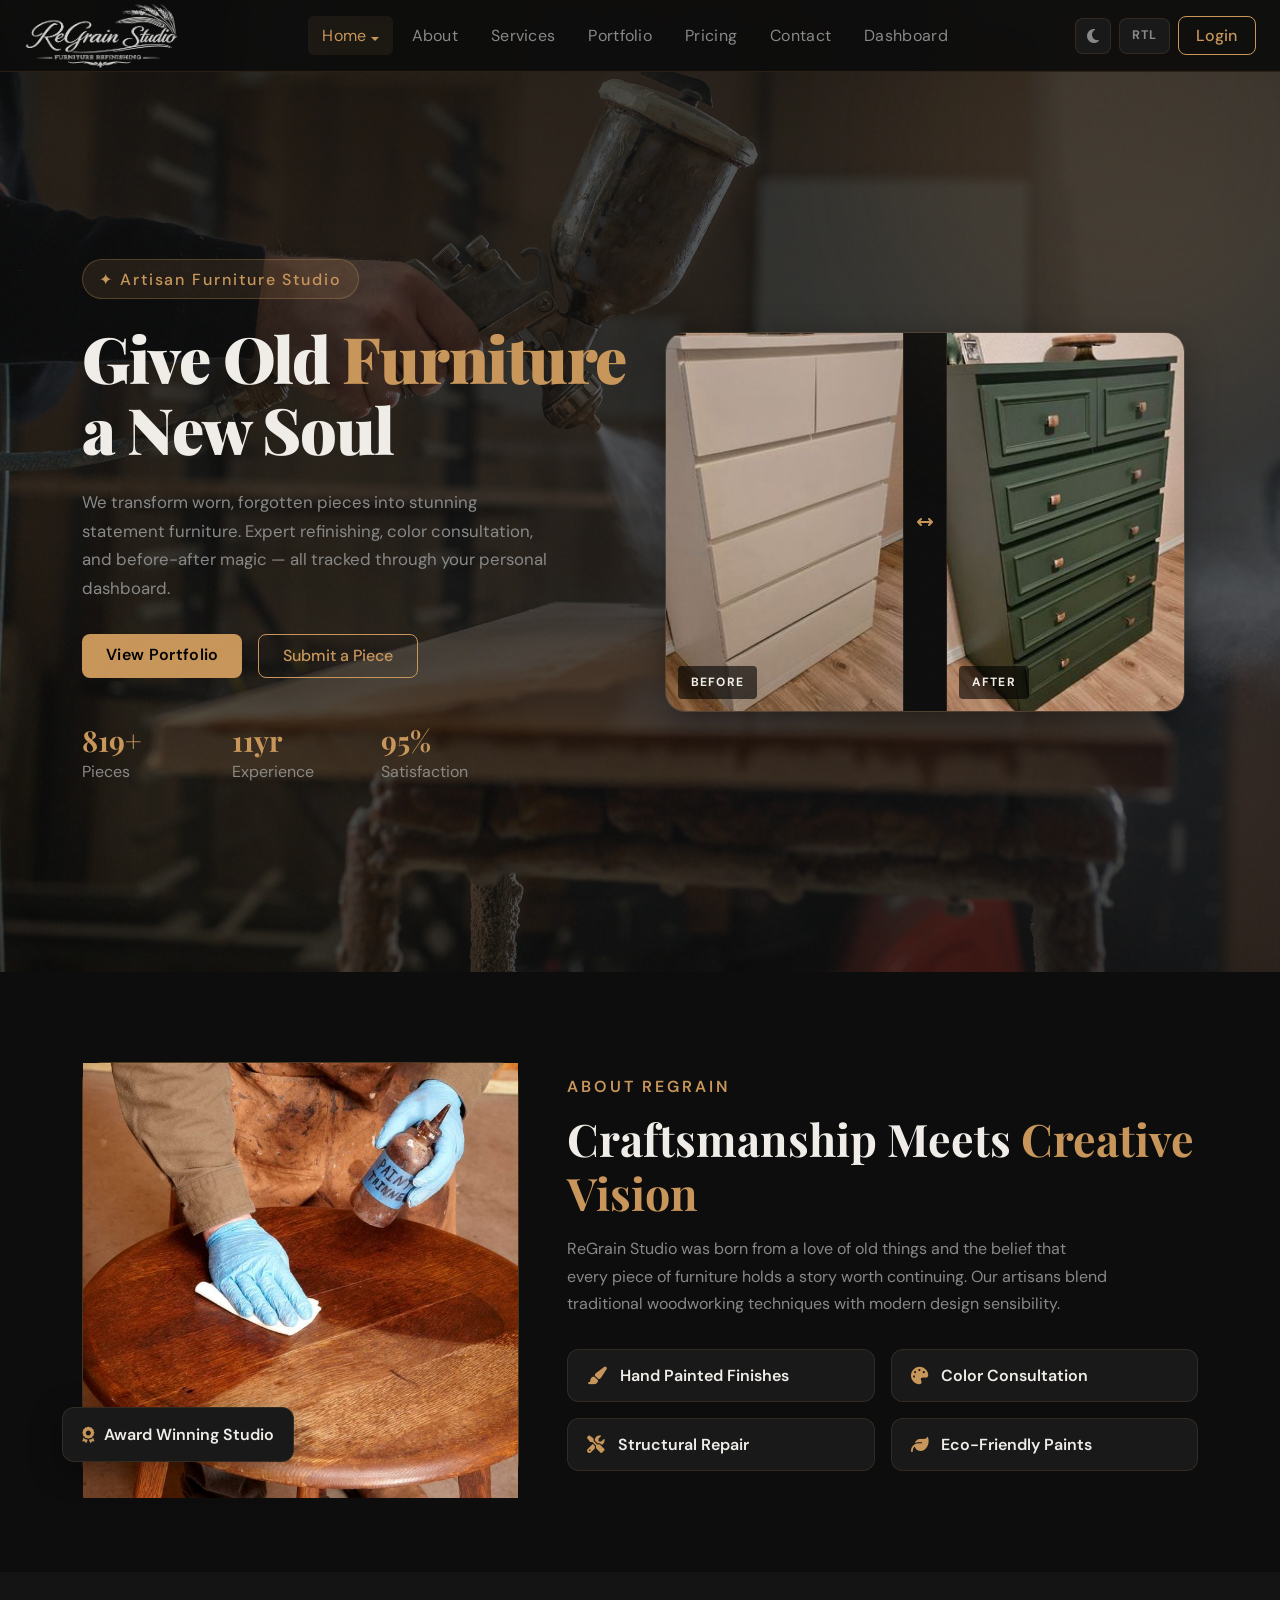
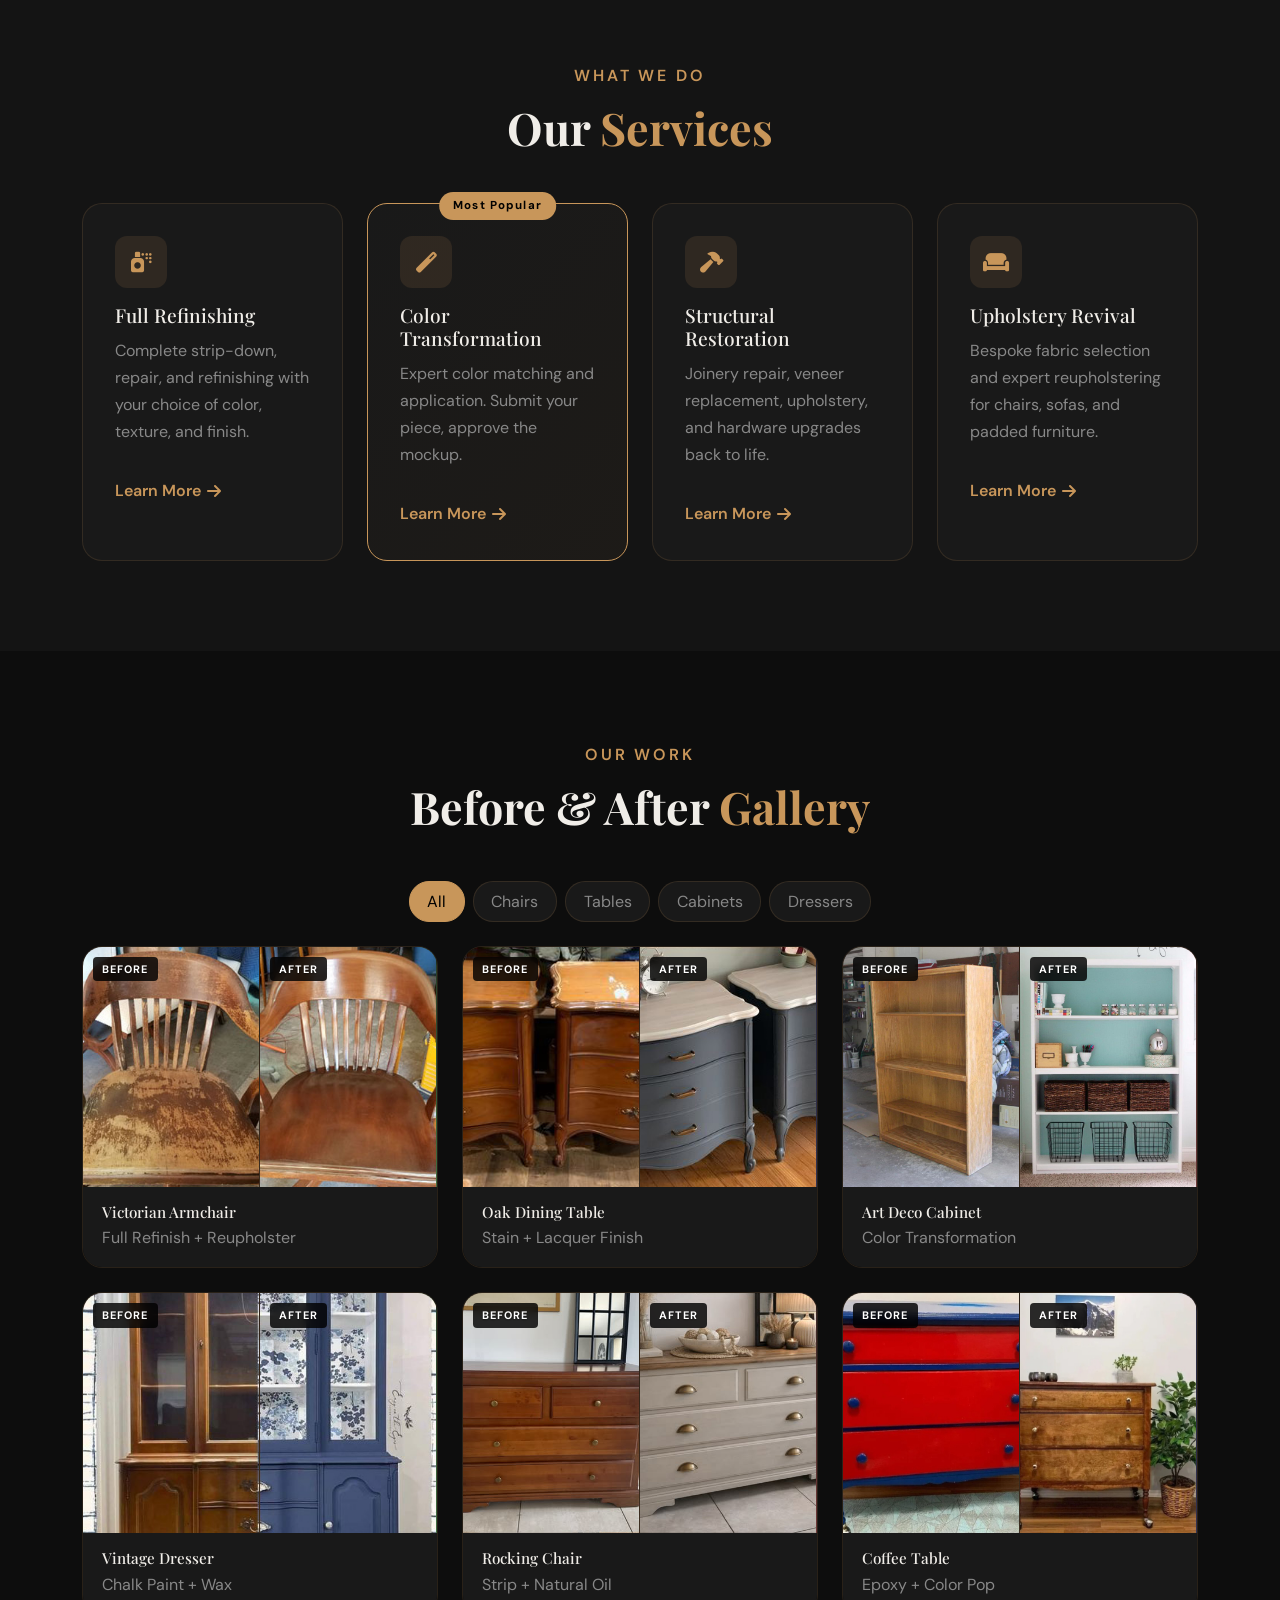
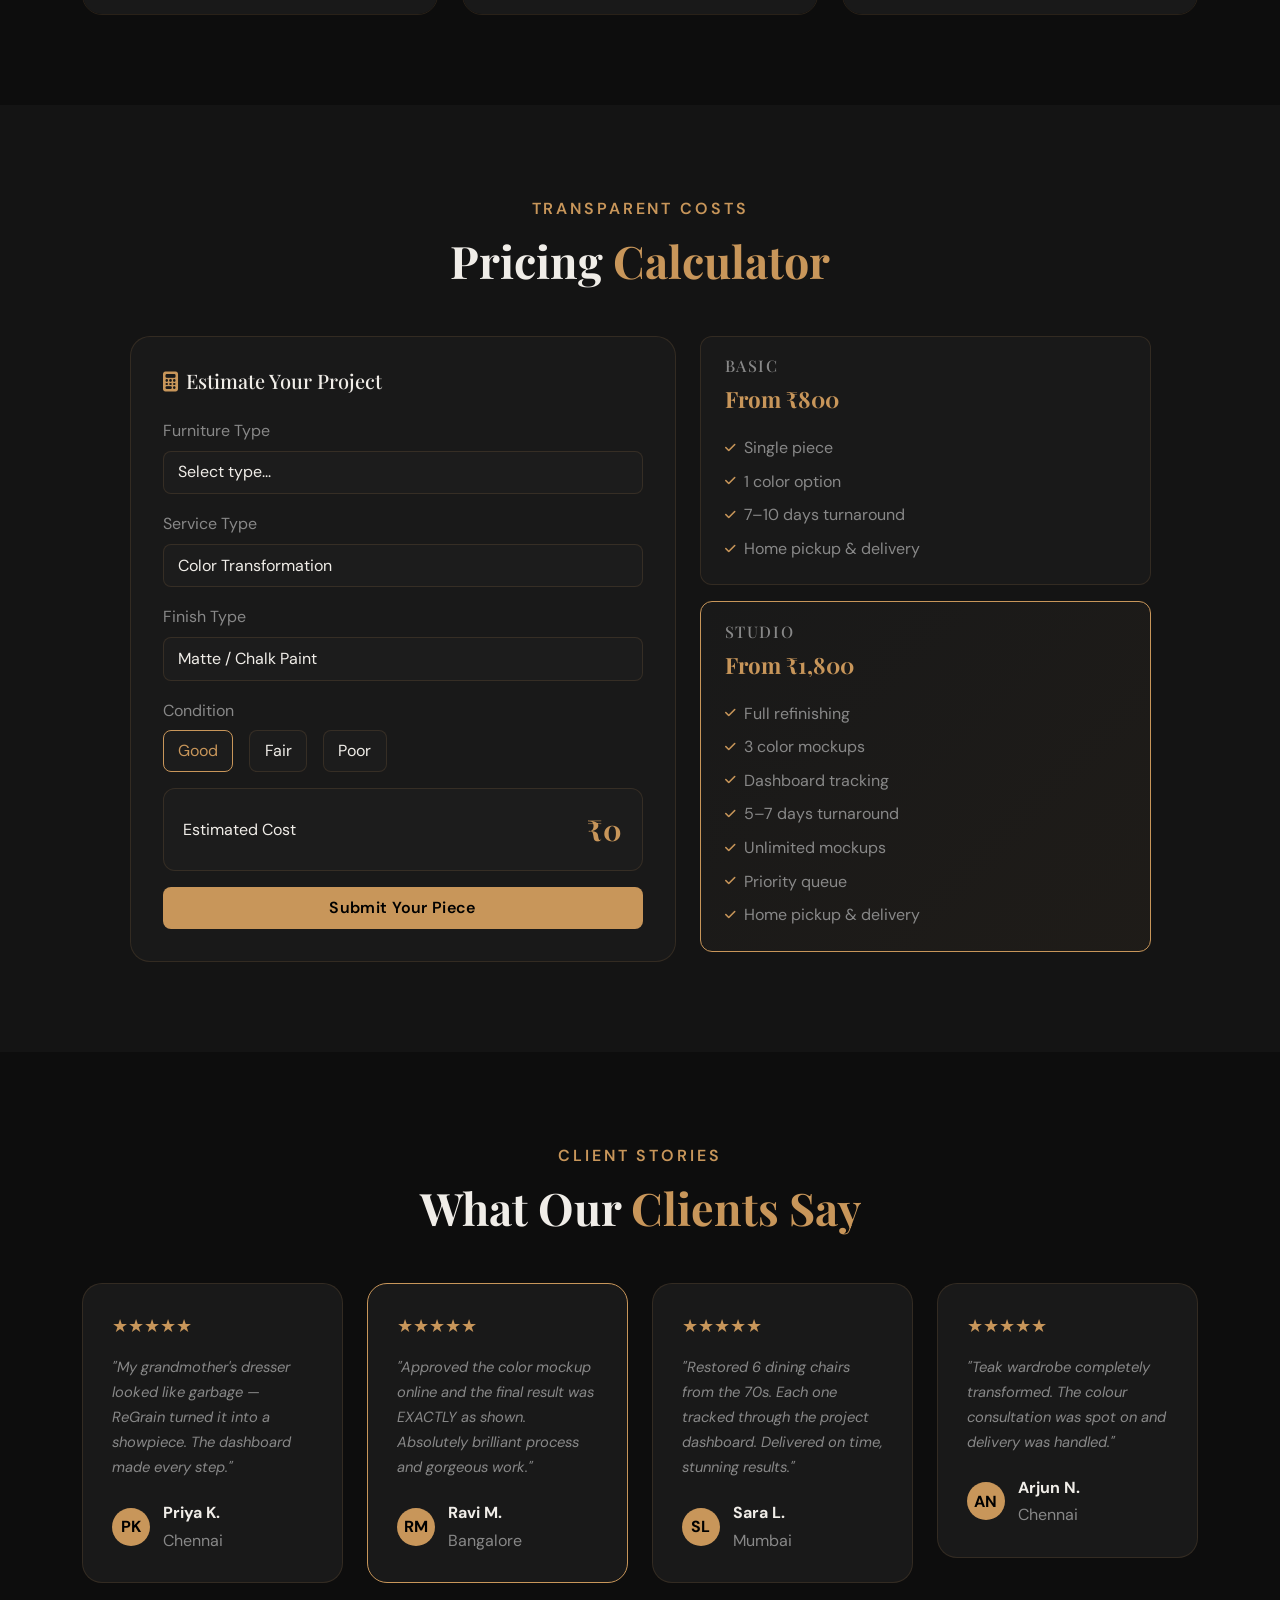
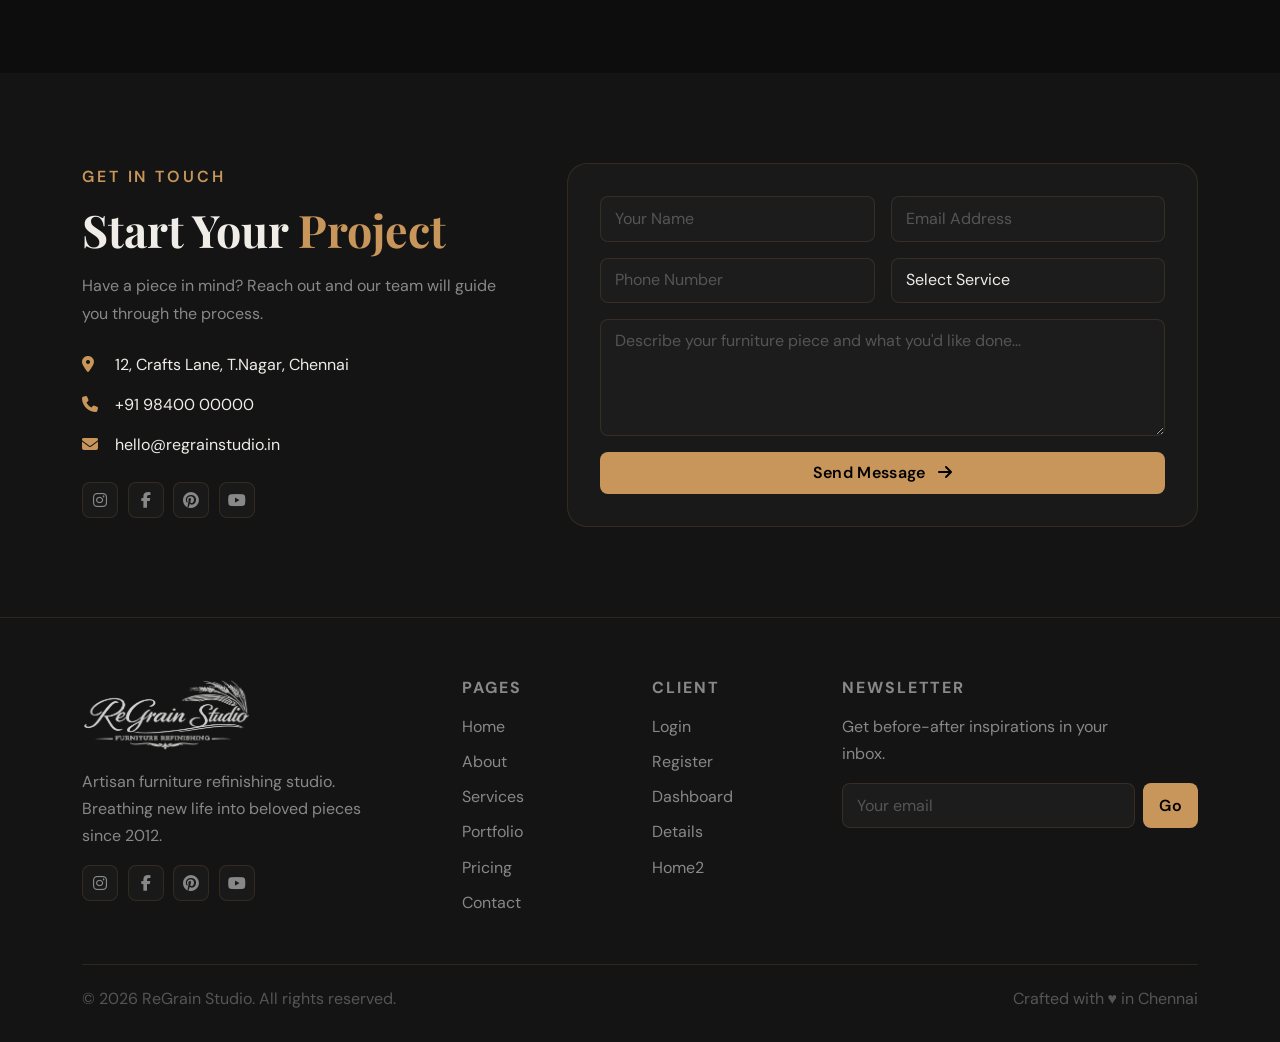
<file: index.html>
<!DOCTYPE html>
<html lang="en" dir="ltr">
<head>
  <meta charset="UTF-8" />
  <meta name="viewport" content="width=device-width, initial-scale=1.0"/>
  <title>ReGrain Studio — Furniture Refinishing</title>
  <link rel="icon" type="image/svg+xml" href="favicon.svg"/>
  <link rel="stylesheet" href="https://cdn.jsdelivr.net/npm/bootstrap@5.3.3/dist/css/bootstrap.min.css"/>
  <link rel="stylesheet" href="https://cdnjs.cloudflare.com/ajax/libs/font-awesome/6.5.0/css/all.min.css"/>
  <link rel="preconnect" href="https://fonts.googleapis.com"/>
  <link href="https://fonts.googleapis.com/css2?family=Playfair+Display:wght@400;600;700;900&family=DM+Sans:wght@300;400;500;600&display=swap" rel="stylesheet"/>
  <link rel="stylesheet" href="style.css"/>
</head>
<body class="dark-mode">

<!-- NAVBAR -->
<nav class="navbar navbar-expand-lg fixed-top" id="mainNav">
  <div class="container-fluid px-4">
    <a class="navbar-brand" href="index.html">
      <img src="images/refinish.png" alt="ReGrain Studio" class="nav-logo"/>
    </a>
    <button class="navbar-toggler hamburger-btn" type="button" id="hamburgerBtn" aria-label="Toggle navigation">
      <span class="ham-line"></span>
      <span class="ham-line"></span>
      <span class="ham-line"></span>
    </button>
    <div class="collapse navbar-collapse" id="navbarNav">
      <ul class="navbar-nav mx-auto gap-1">
        <li class="nav-item dropdown has-dropdown">
          <a class="nav-link dropdown-toggle active" href="#" role="button" data-bs-toggle="dropdown" data-bs-auto-close="outside">Home</a>
          <ul class="dropdown-menu dark-dropdown">
            <li><a class="dropdown-item active" href="index.html">Home 1 — Classic</a></li>
            <li><a class="dropdown-item" href="home2.html">Home 2 — Minimal</a></li>
          </ul>
        </li>
        <li class="nav-item"><a class="nav-link" href="about.html">About</a></li>
        <li class="nav-item"><a class="nav-link" href="services.html">Services</a></li>
        <li class="nav-item"><a class="nav-link" href="portfolio.html">Portfolio</a></li>
        <li class="nav-item"><a class="nav-link" href="pricing.html">Pricing</a></li>
        <li class="nav-item"><a class="nav-link" href="contact.html">Contact</a></li>
        <li class="nav-item"><a class="nav-link" href="dashboard.html">Dashboard</a></li>
      </ul>
      <div class="nav-actions d-flex align-items-center gap-2">
        <button class="icon-toggle-btn" id="themeToggleBtn" title="Switch to Light Mode">
          <i class="fas fa-moon"></i>
        </button>
        <button class="icon-toggle-btn rtl-toggle-btn" id="rtlToggleBtn" title="Switch to RTL">
          <i class="fas fa-align-right"></i>
          <span class="rtl-label">RTL</span>
        </button>
        <a href="login.html" class="btn btn-login">Login</a>
      </div>
    </div>
  </div>
</nav>

<!-- HERO -->
<section class="hero-section" id="home">
  <div class="hero-bg-grain"></div>
  <div class="hero-circle c1"></div>
  <div class="hero-circle c2"></div>
  <div class="container">
    <div class="row align-items-center min-vh-100">
      <div class="col-lg-6 hero-content">
        <span class="hero-badge">✦ Artisan Furniture Studio</span>
        <h1 class="hero-title">Give Old <span class="text-accent">Furniture</span> a New Soul</h1>
        <p class="hero-desc">We transform worn, forgotten pieces into stunning statement furniture. Expert refinishing, color consultation, and before-after magic — all tracked through your personal dashboard.</p>
        <div class="hero-cta d-flex gap-3 flex-wrap">
          <a href="#portfolio" class="btn btn-primary-custom">View Portfolio</a>
          <a href="dashboard.html" class="btn btn-outline-custom">Submit a Piece</a>
        </div>
        <div class="hero-stats d-flex gap-4 mt-5">
          <div class="stat-item"><span class="stat-num">840+</span><span class="stat-label">Pieces</span></div>
          <div class="stat-item"><span class="stat-num">12yr</span><span class="stat-label">Experience</span></div>
          <div class="stat-item"><span class="stat-num">98%</span><span class="stat-label">Satisfaction</span></div>
        </div>
      </div>
      <div class="col-lg-6 hero-visual">
        <div class="before-after-card">
          <div class="ba-panel before">
            <span class="ba-label">Before</span>
            <div class="ba-img before-img">
              <img src="images/befor1.jpg">
            </div>
          </div>
          <div class="ba-divider"><i class="fas fa-arrows-left-right"></i></div>
          <div class="ba-panel after">
            <span class="ba-label">After</span>
            <div class="ba-img after-img"><img src="images/after.jpg"></div>
          </div>
        </div>
      </div>
    </div>
  </div>
</section>

<!-- ABOUT -->
<section class="section-pad" id="about">
  <div class="container">
    <div class="row align-items-center g-5">
      <div class="col-lg-5">
        <div class="about-img-wrap">
          <div class="about-img-main">
            <img src="images/about.jpg">
          </div>
          <div class="about-badge-float">
            <i class="fas fa-award"></i>
            <span>Award Winning Studio</span>
          </div>
        </div>
      </div>
      <div class="col-lg-7">
        <span class="section-eyebrow">About ReGrain</span>
        <h2 class="section-title">Craftsmanship Meets <span class="text-accent">Creative Vision</span></h2>
        <p class="section-desc">ReGrain Studio was born from a love of old things and the belief that every piece of furniture holds a story worth continuing. Our artisans blend traditional woodworking techniques with modern design sensibility.</p>
        <div class="row g-3 mt-3">
          <div class="col-12 col-md-6 col-lg-6">
            <div class="feature-card"><i class="fas fa-paint-brush"></i><h6>Hand Painted Finishes</h6></div>
          </div>
          <div class="col-12 col-md-6 col-lg-6">
            <div class="feature-card"><i class="fas fa-palette"></i><h6>Color Consultation</h6></div>
          </div>
          <div class="col-12 col-md-6 col-lg-6">
            <div class="feature-card"><i class="fas fa-tools"></i><h6>Structural Repair</h6></div>
          </div>
          <div class="col-12 col-md-6 col-lg-6">
            <div class="feature-card"><i class="fas fa-leaf"></i><h6>Eco-Friendly Paints</h6></div>
          </div>
        </div>
      </div>
    </div>
  </div>
</section>

<!-- SERVICES -->
<section class="section-pad bg-alt" id="services">
  <div class="container">
    <div class="text-center mb-5">
      <span class="section-eyebrow">What We Do</span>
      <h2 class="section-title">Our <span class="text-accent">Services</span></h2>
    </div>
    <div class="row g-4">
      <div class="col-lg-3 col-md-6">
        <div class="service-card">
          <div class="service-icon"><i class="fas fa-spray-can"></i></div>
          <h5>Full Refinishing</h5>
          <p>Complete strip-down, repair, and refinishing with your choice of color, texture, and finish.</p>
          <a href="#pricing" class="service-link">Learn More <i class="fas fa-arrow-right"></i></a>
        </div>
      </div>
      <div class="col-lg-3 col-md-6">
        <div class="service-card featured">
          <div class="service-badge">Most Popular</div>
          <div class="service-icon"><i class="fas fa-magic"></i></div>
          <h5>Color Transformation</h5>
          <p>Expert color matching and application. Submit your piece, approve the mockup.</p>
          <a href="#pricing" class="service-link">Learn More <i class="fas fa-arrow-right"></i></a>
        </div>
      </div>
      <div class="col-lg-3 col-md-6">
        <div class="service-card">
          <div class="service-icon"><i class="fas fa-hammer"></i></div>
          <h5>Structural Restoration</h5>
          <p>Joinery repair, veneer replacement, upholstery, and hardware upgrades back to life.</p>
          <a href="#pricing" class="service-link">Learn More <i class="fas fa-arrow-right"></i></a>
        </div>
      </div>
      <div class="col-lg-3 col-md-6">
        <div class="service-card">
          <div class="service-icon"><i class="fas fa-couch"></i></div>
          <h5>Upholstery Revival</h5>
          <p>Bespoke fabric selection and expert reupholstering for chairs, sofas, and padded furniture.</p>
          <a href="#pricing" class="service-link">Learn More <i class="fas fa-arrow-right"></i></a>
        </div>
      </div>
    </div>
  </div>
</section>

<!-- PORTFOLIO -->
<section class="section-pad" id="portfolio">
  <div class="container">
    <div class="text-center mb-5">
      <span class="section-eyebrow">Our Work</span>
      <h2 class="section-title">Before & After <span class="text-accent">Gallery</span></h2>
    </div>
    <div class="portfolio-filter d-flex gap-2 justify-content-center mb-4 flex-wrap">
      <button class="filter-btn active" data-filter="all">All</button>
      <button class="filter-btn" data-filter="chairs">Chairs</button>
      <button class="filter-btn" data-filter="tables">Tables</button>
      <button class="filter-btn" data-filter="cabinets">Cabinets</button>
      <button class="filter-btn" data-filter="dressers">Dressers</button>
    </div>
    <div class="row g-4" id="portfolioGrid">
      <div class="col-lg-4 col-md-6 portfolio-item" data-cat="chairs">
        <div class="portfolio-card">
          <div class="portfolio-ba">
            <div class="p-before"><span>Before</span> <img src="images/ch2.jpg"></div>
            <div class="p-after"><span>After</span><img src="images/ch1.jpg"></div>
          </div>
          <div class="portfolio-info"><h6>Victorian Armchair</h6><span>Full Refinish + Reupholster</span></div>
        </div>
      </div>
      <div class="col-lg-4 col-md-6 portfolio-item" data-cat="tables">
        <div class="portfolio-card">
          <div class="portfolio-ba">
            <div class="p-before"><span>Before</span><img src="images/cp1.jpg"></div>
            <div class="p-after alt"><span>After</span><img src="images/cp2.jpg"></div>
          </div>
          <div class="portfolio-info"><h6>Oak Dining Table</h6><span>Stain + Lacquer Finish</span></div>
        </div>
      </div>
      <div class="col-lg-4 col-md-6 portfolio-item" data-cat="cabinets">
        <div class="portfolio-card">
          <div class="portfolio-ba">
            <div class="p-before"><span>Before</span><img src="images/bs1.jpg"></div>
            <div class="p-after alt2"><span>After</span><img src="images/bs2.jpg"></div>
          </div>
          <div class="portfolio-info"><h6>Art Deco Cabinet</h6><span>Color Transformation</span></div>
        </div>
      </div>
      <div class="col-lg-4 col-md-6 portfolio-item" data-cat="dressers">
        <div class="portfolio-card">
          <div class="portfolio-ba">
            <div class="p-before"><span>Before</span><img src="images/b1.jpg"></div>
            <div class="p-after"><span>After</span><img src="images/b2.jpg"></div>
          </div>
          <div class="portfolio-info"><h6>Vintage Dresser</h6><span>Chalk Paint + Wax</span></div>
        </div>
      </div>
      <div class="col-lg-4 col-md-6 portfolio-item" data-cat="chairs">
        <div class="portfolio-card">
          <div class="portfolio-ba">
            <div class="p-before"><span>Before</span><img src="images/bef1.jpg"></div>
            <div class="p-after alt2"><span>After</span><img src="images/bef2.jpg"></div>
          </div>
          <div class="portfolio-info"><h6>Rocking Chair</h6><span>Strip + Natural Oil</span></div>
        </div>
      </div>
      <div class="col-lg-4 col-md-6 portfolio-item" data-cat="tables">
        <div class="portfolio-card">
          <div class="portfolio-ba">
            <div class="p-before"><span>Before</span><img src="images/r1.jpg"></div>
            <div class="p-after alt"><span>After</span><img src="images/r2.jpg"></div>
          </div>
          <div class="portfolio-info"><h6>Coffee Table</h6><span>Epoxy + Color Pop</span></div>
        </div>
      </div>
    </div>
  </div>
</section>

<!-- PRICING CALCULATOR -->
<section class="section-pad bg-alt" id="pricing">
  <div class="container">
    <div class="text-center mb-5">
      <span class="section-eyebrow">Transparent Costs</span>
      <h2 class="section-title">Pricing <span class="text-accent">Calculator</span></h2>
    </div>
    <div class="row g-4 justify-content-center">
      <div class="col-lg-6">
        <div class="calc-card">
          <h5 class="mb-4"><i class="fas fa-calculator me-2 text-accent"></i>Estimate Your Project</h5>
          <div class="mb-3">
            <label class="form-label calc-label">Furniture Type</label>
            <select class="form-select calc-select" id="furnitureType">
              <option value="0">Select type...</option>
              <option value="80">Chair / Stool</option>
              <option value="150">Coffee Table</option>
              <option value="220">Dining Table</option>
              <option value="180">Dresser / Chest</option>
              <option value="300">Wardrobe / Cabinet</option>
              <option value="400">Dining Set (4 chairs + table)</option>
            </select>
          </div>
          <div class="mb-3">
            <label class="form-label calc-label">Service Type</label>
            <select class="form-select calc-select" id="serviceType">
              <option value="1">Color Transformation</option>
              <option value="1.3">Full Refinishing</option>
              <option value="1.5">Structural + Refinishing</option>
              <option value="1.8">Premium Restoration</option>
            </select>
          </div>
          <div class="mb-3">
            <label class="form-label calc-label">Finish Type</label>
            <select class="form-select calc-select" id="finishType">
              <option value="0">Matte / Chalk Paint</option>
              <option value="30">Satin Lacquer</option>
              <option value="50">High Gloss</option>
              <option value="80">Two-Tone / Special Effect</option>
            </select>
          </div>
          <div class="mb-3">
            <label class="form-label calc-label">Condition</label>
            <div class="d-flex gap-3">
              <label class="condition-chip"><input type="radio" name="condition" value="0" checked/> Good</label>
              <label class="condition-chip"><input type="radio" name="condition" value="40"/> Fair</label>
              <label class="condition-chip"><input type="radio" name="condition" value="80"/> Poor</label>
            </div>
          </div>
          <div class="calc-result">
            <span>Estimated Cost</span>
            <span class="calc-price" id="calcPrice">₹0</span>
          </div>
          <a href="dashboard.html" class="btn btn-primary-custom w-100 mt-3">Submit Your Piece</a>
        </div>
      </div>
      <div class="col-lg-5">
        <div class="pricing-tiers">
          <div class="tier-card">
            <h6>Basic</h6>
            <div class="tier-price">From ₹800</div>
            <ul>
              <li><i class="fas fa-check"></i> Single piece</li>
              <li><i class="fas fa-check"></i> 1 color option</li>
              <li><i class="fas fa-check"></i> 7–10 days turnaround</li>
              <li><i class="fas fa-check"></i> Home pickup & delivery</li>
              
            </ul>
          </div>
          <div class="tier-card active">
            <h6>Studio</h6>
            <div class="tier-price">From ₹1,800</div>
            <ul>
              <li><i class="fas fa-check"></i> Full refinishing</li>
              <li><i class="fas fa-check"></i> 3 color mockups</li>
              <li><i class="fas fa-check"></i> Dashboard tracking</li>
              <li><i class="fas fa-check"></i> 5–7 days turnaround</li>
              <li><i class="fas fa-check"></i> Unlimited mockups</li>
              <li><i class="fas fa-check"></i> Priority queue</li>
              <li><i class="fas fa-check"></i> Home pickup & delivery</li>
            </ul>
          </div>
          
        </div>
      </div>
    </div>
  </div>
</section>

<!-- TESTIMONIALS -->
<section class="section-pad" id="testimonials">
  <div class="container">
    <div class="text-center mb-5">
      <span class="section-eyebrow">Client Stories</span>
      <h2 class="section-title">What Our <span class="text-accent">Clients Say</span></h2>
    </div>
    <div class="row g-4">
  <div class="col-lg-3 col-md-6">
    <div class="testimonial-card">
      <div class="stars">★★★★★</div>
      <p>"My grandmother's dresser looked like garbage — ReGrain turned it into a showpiece. The dashboard made every step."</p>
      <div class="client-info"><div class="client-avatar">PK</div><div><strong>Priya K.</strong><span>Chennai</span></div></div>
    </div>
  </div>
  <div class="col-lg-3 col-md-6">
    <div class="testimonial-card featured">
      <div class="stars">★★★★★</div>
      <p>"Approved the color mockup online and the final result was EXACTLY as shown. Absolutely brilliant process and gorgeous work."</p>
      <div class="client-info"><div class="client-avatar">RM</div><div><strong>Ravi M.</strong><span>Bangalore</span></div></div>
    </div>
  </div>
  <div class="col-lg-3 col-md-6">
    <div class="testimonial-card">
      <div class="stars">★★★★★</div>
      <p>"Restored 6 dining chairs from the 70s. Each one tracked through the project dashboard. Delivered on time, stunning results."</p>
      <div class="client-info"><div class="client-avatar">SL</div><div><strong>Sara L.</strong><span>Mumbai</span></div></div>
    </div>
  </div>
  <div class="col-lg-3 col-md-6">
    <div class="testimonial-card">
      <div class="stars">★★★★★</div>
      <p>"Teak wardrobe completely transformed. The colour consultation was spot on and delivery was handled."</p>
      <div class="client-info"><div class="client-avatar">AN</div><div><strong>Arjun N.</strong><span>Chennai</span></div></div>
    </div>
  </div>
</div>
  </div>
</section>

<!-- CONTACT -->
<section class="section-pad bg-alt" id="contact">
  <div class="container">
    <div class="row g-5">
      <div class="col-lg-5">
        <span class="section-eyebrow">Get In Touch</span>
        <h2 class="section-title">Start Your <span class="text-accent">Project</span></h2>
        <p class="section-desc mb-4">Have a piece in mind? Reach out and our team will guide you through the process.</p>
        <div class="contact-info-list">
          <div class="contact-info-item"><i class="fas fa-map-marker-alt"></i><span>12, Crafts Lane, T.Nagar, Chennai</span></div>
          <div class="contact-info-item"><i class="fas fa-phone"></i><span>+91 98400 00000</span></div>
          <div class="contact-info-item"><i class="fas fa-envelope"></i><span>hello@regrainstudio.in</span></div>
        </div>
        <div class="social-links mt-4">
          <a href="#" class="social-link"><i class="fab fa-instagram"></i></a>
          <a href="#" class="social-link"><i class="fab fa-facebook-f"></i></a>
          <a href="#" class="social-link"><i class="fab fa-pinterest"></i></a>
          <a href="#" class="social-link"><i class="fab fa-youtube"></i></a>
        </div>
      </div>
      <div class="col-lg-7">
        <div class="contact-form-card">
          <div class="row g-3">
            <div class="col-md-6">
              <input type="text" class="form-control custom-input" placeholder="Your Name"/>
            </div>
            <div class="col-md-6">
              <input type="email" class="form-control custom-input" placeholder="Email Address"/>
            </div>
            <div class="col-md-6">
              <input type="tel" class="form-control custom-input" placeholder="Phone Number"/>
            </div>
            <div class="col-md-6">
              <select class="form-select custom-input">
                <option>Select Service</option>
                <option>Color Transformation</option>
                <option>Full Refinishing</option>
                <option>Structural Restoration</option>
                <option>Premium Package</option>
              </select>
            </div>
            <div class="col-12">
              <textarea class="form-control custom-input" rows="4" placeholder="Describe your furniture piece and what you'd like done..."></textarea>
            </div>
            <div class="col-12">
              <button class="btn btn-primary-custom w-100">Send Message <i class="fas fa-arrow-right ms-2"></i></button>
            </div>
          </div>
        </div>
      </div>
    </div>
  </div>
</section>

<!-- FOOTER -->
<footer class="site-footer">
  <div class="container">
    <div class="row g-4">
      <div class="col-lg-4">
        <a href="index.html"><img src="images/refinish.png" alt="ReGrain" class="footer-logo"/></a>
        <p class="footer-desc mt-3">Artisan furniture refinishing studio. Breathing new life into beloved pieces since 2012.</p>
        <div class="social-links mt-3">
          <a href="#" class="social-link"><i class="fab fa-instagram"></i></a>
          <a href="#" class="social-link"><i class="fab fa-facebook-f"></i></a>
          <a href="#" class="social-link"><i class="fab fa-pinterest"></i></a>
          <a href="#" class="social-link"><i class="fab fa-youtube"></i></a>
        </div>
      </div>
      <div class="col-lg-2 col-6">
        <h6 class="footer-heading">Pages</h6>
        <ul class="footer-links">
          <li><a href="index.html">Home</a></li>
          <li><a href="about.html">About</a></li>
          <li><a href="services.html">Services</a></li>
          <li><a href="portfolio.html">Portfolio</a></li>
          <li><a href="pricing.html">Pricing</a></li>
          <li><a href="contact.html">Contact</a></li>
        </ul>
      </div>
      <div class="col-lg-2 col-6">
        <h6 class="footer-heading">Client</h6>
        <ul class="footer-links">
          <li><a href="login.html">Login</a></li>
          <li><a href="register.html">Register</a></li>
          <li><a href="dashboard.html">Dashboard</a></li>
          <li><a href="#">Details</a></li>
          <li><a href="#">Home2</a></li>
        </ul>
      </div>
      <div class="col-lg-4">
        <h6 class="footer-heading">Newsletter</h6>
        <p class="footer-desc">Get before-after inspirations in your inbox.</p>
        <div class="newsletter-form d-flex gap-2 mt-2">
          <input type="email" class="form-control custom-input" placeholder="Your email"/>
          <button class="btn btn-primary-custom px-3">Go</button>
        </div>
      </div>
    </div>
    <div class="footer-bottom">
      <span>© 2026 ReGrain Studio. All rights reserved.</span>
      <span>Crafted with ♥ in Chennai</span>
    </div>
  </div>
</footer>

<!-- SCROLL TO TOP -->
<button class="scroll-top-btn" id="scrollTopBtn" title="Scroll to top">
  <i class="fas fa-arrow-up"></i>
</button>

<script src="https://cdn.jsdelivr.net/npm/bootstrap@5.3.3/dist/js/bootstrap.bundle.min.js"></script>
<script src="main.js"></script>
<script type="text/javascript">
  const heroStatsObserver = new IntersectionObserver((entries) => {
  entries.forEach(entry => {
    if (entry.isIntersecting) {
      document.querySelectorAll('.stat-num').forEach(el => {
        const full = el.textContent.trim();
        const suffix = full.replace(/[0-9]/g, ''); // +, yr, % etc
        const target = parseInt(full.replace(/[^0-9]/g, ''));

        let start = 0;
        const step = 16;
        const increment = target / (2000 / step);

        const timer = setInterval(() => {
          start += increment;
          if (start >= target) {
            start = target;
            clearInterval(timer);
          }
          el.textContent = Math.floor(start) + suffix;
        }, step);
      });
      heroStatsObserver.disconnect();
    }
  });
}, { threshold: 0.5 });

const heroStats = document.querySelector('.hero-stats');
if (heroStats) heroStatsObserver.observe(heroStats);
</script>
</body>
</html>
</file>
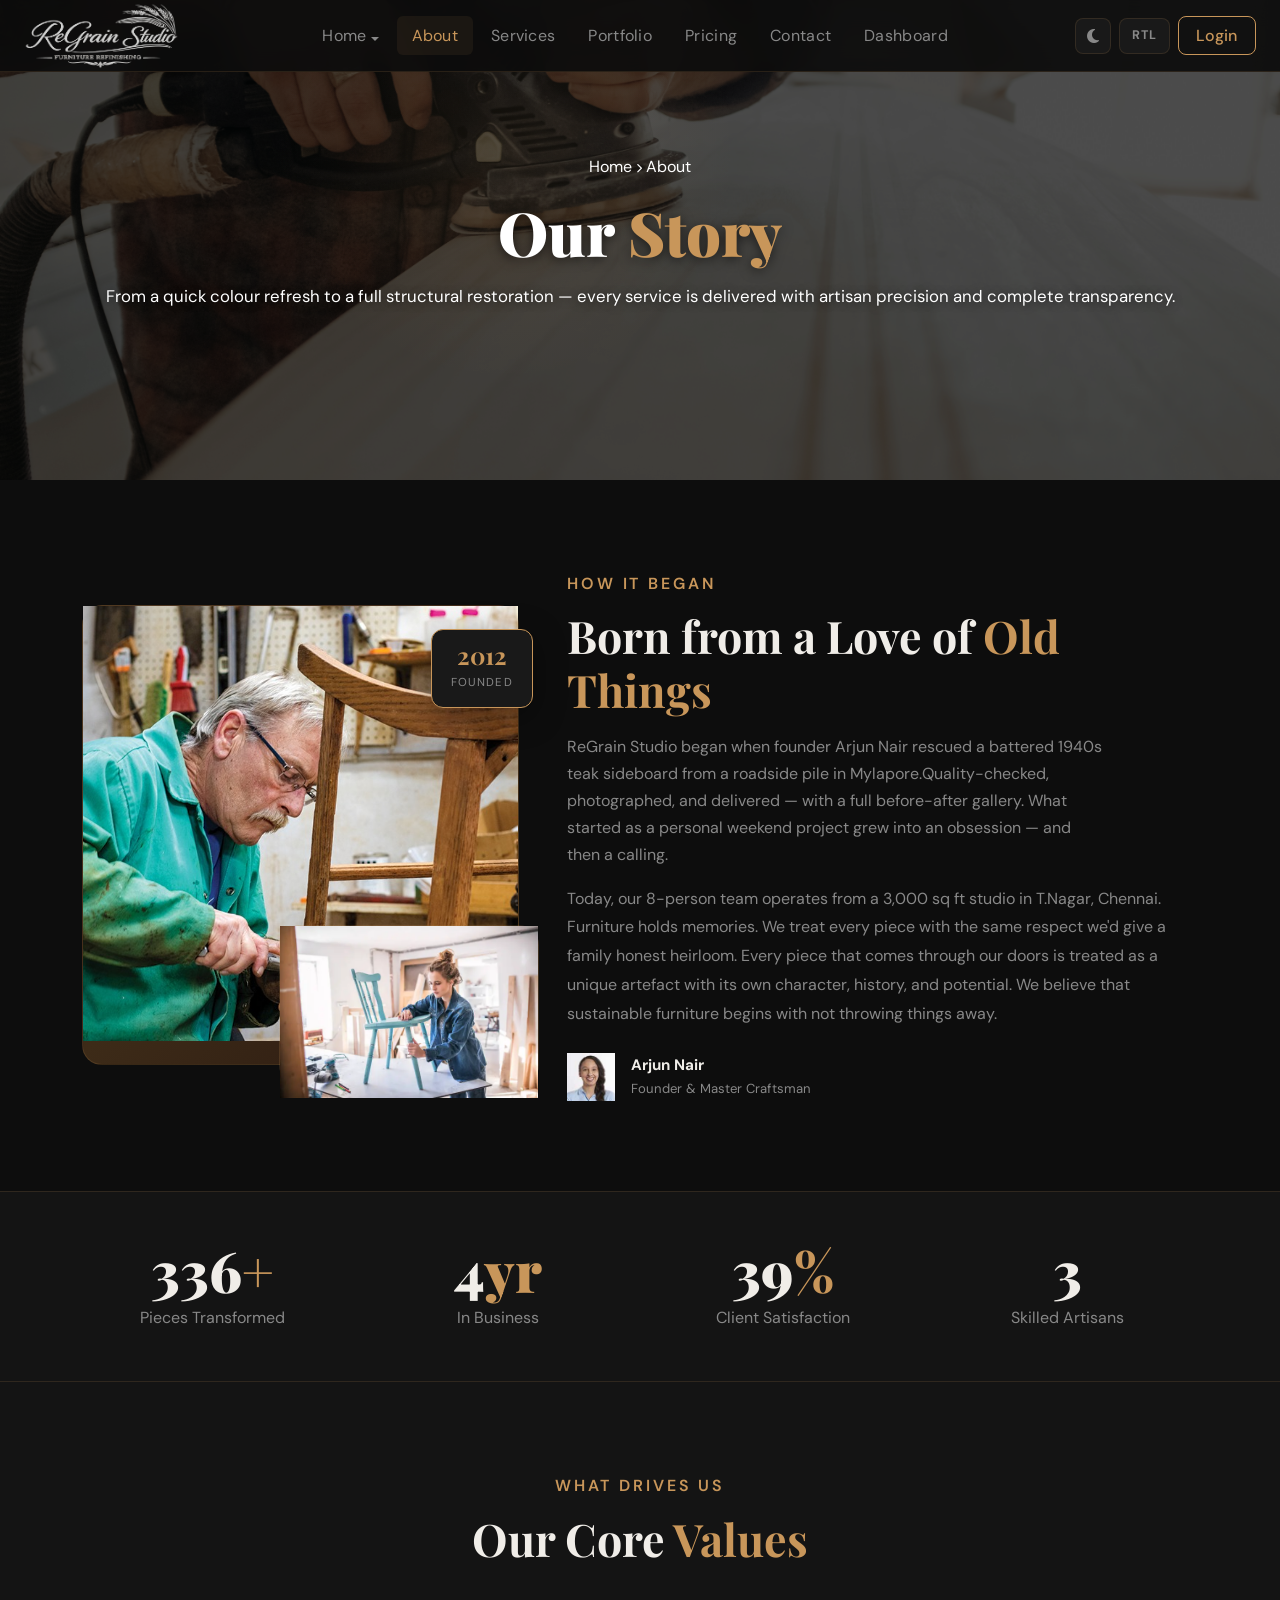
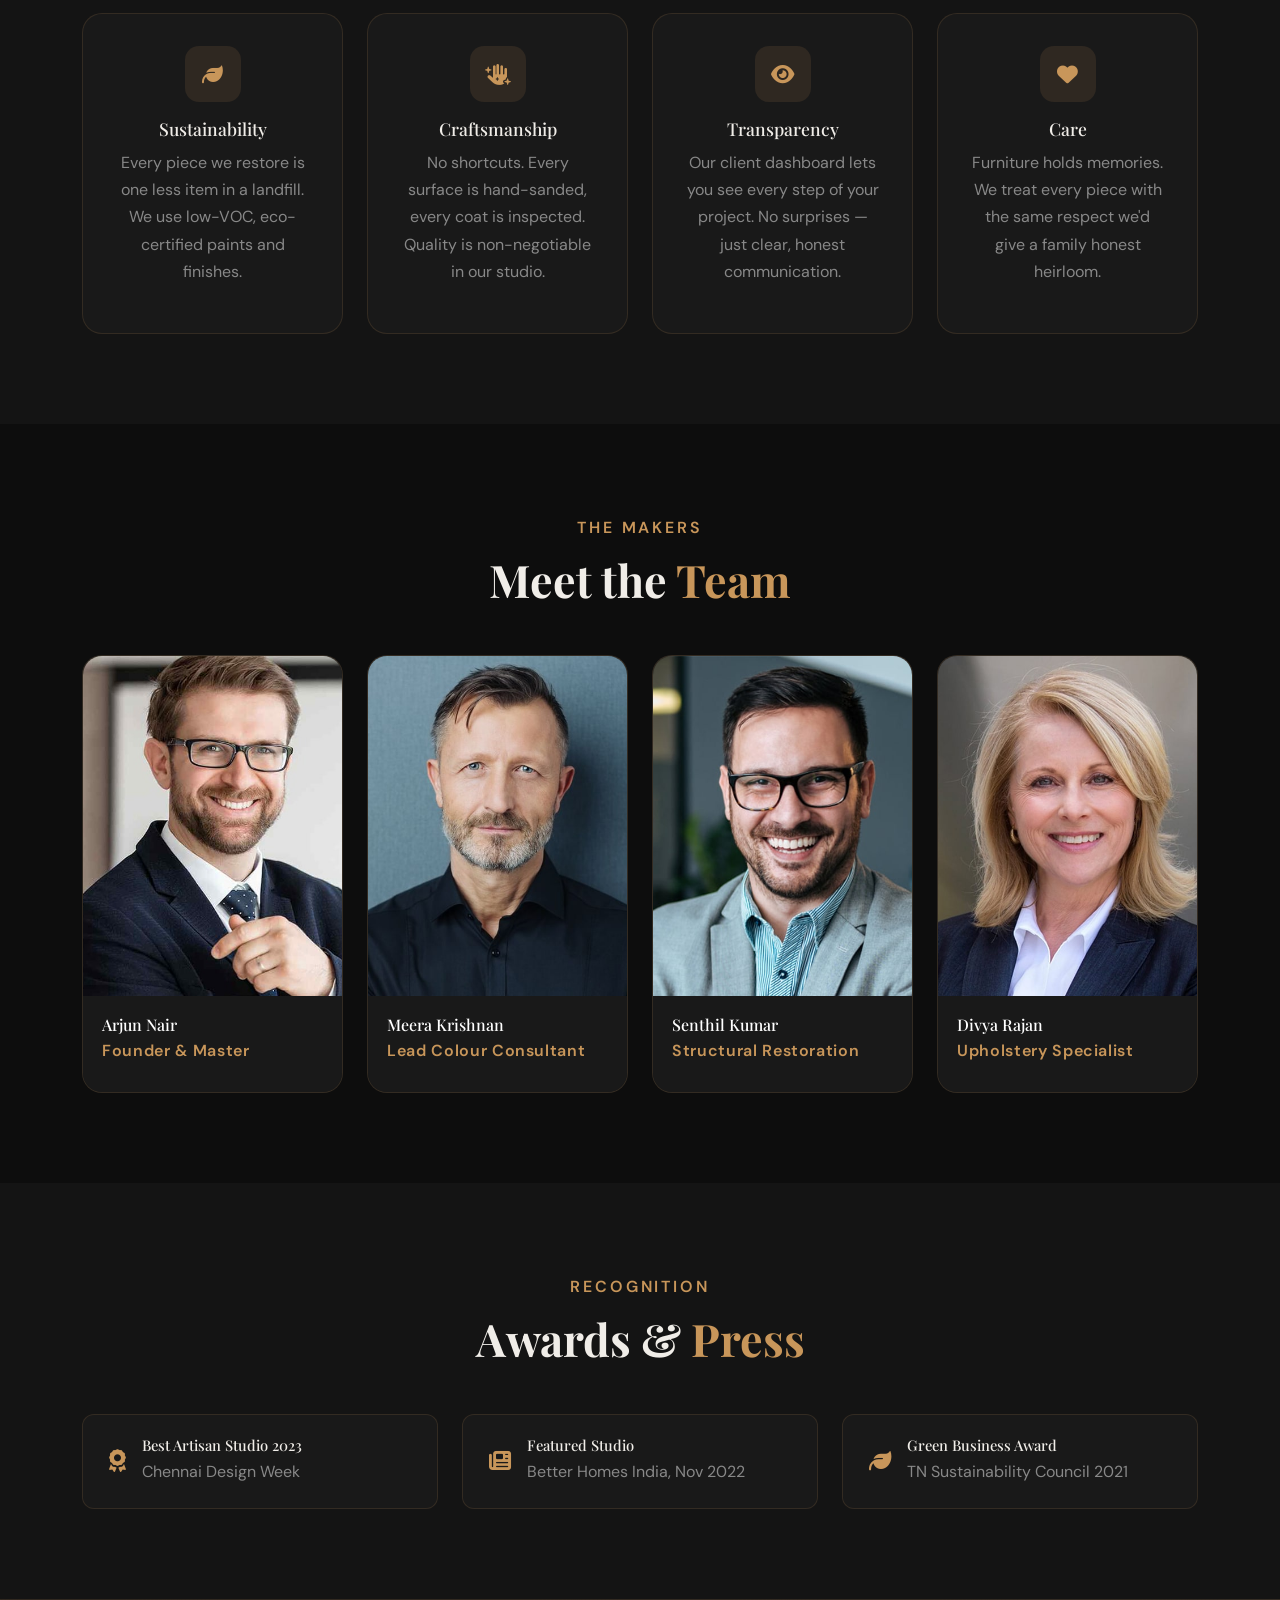
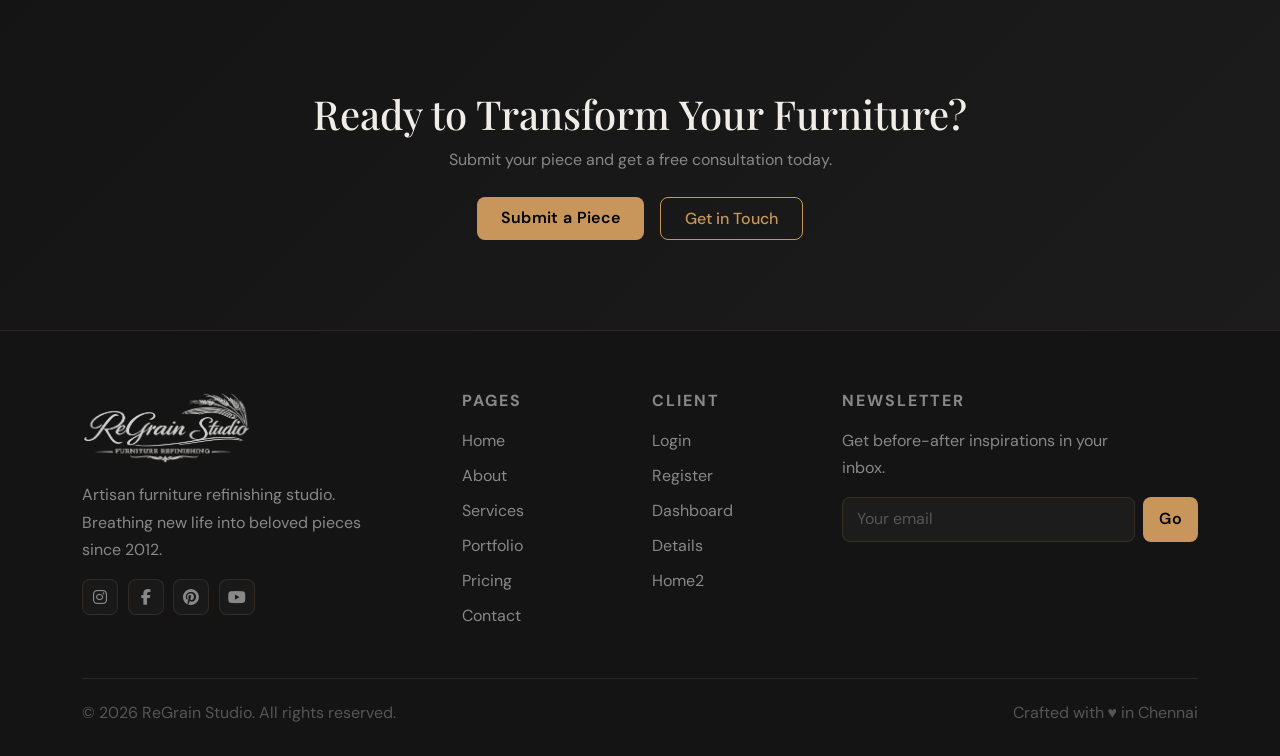
<file: about.html>
<!DOCTYPE html>
<html lang="en">
<head>
  <meta charset="UTF-8"/>
  <meta name="viewport" content="width=device-width, initial-scale=1.0"/>
  <title>About Us — ReGrain Studio</title>
  <link rel="icon" type="image/svg+xml" href="favicon.svg"/>
  <link rel="stylesheet" href="https://cdn.jsdelivr.net/npm/bootstrap@5.3.3/dist/css/bootstrap.min.css"/>
  <link rel="stylesheet" href="https://cdnjs.cloudflare.com/ajax/libs/font-awesome/6.5.0/css/all.min.css"/>
  <link href="https://fonts.googleapis.com/css2?family=Playfair+Display:wght@400;600;700;900&family=DM+Sans:wght@300;400;500;600&display=swap" rel="stylesheet"/>
  <link rel="stylesheet" href="style.css"/>
  <link rel="stylesheet" href="pages.css"/>
</head>
<body class="dark-mode">

<!-- NAVBAR -->
<nav class="navbar navbar-expand-lg fixed-top" id="mainNav">
  <div class="container-fluid px-4">
    <a class="navbar-brand" href="index.html">
       <img src="images/refinish.png" alt="ReGrain Studio" class="nav-logo"/>
    </a>
    <button class="navbar-toggler hamburger-btn" type="button" id="hamburgerBtn" aria-label="Toggle navigation">
      <span class="ham-line"></span>
      <span class="ham-line"></span>
      <span class="ham-line"></span>
    </button>
    <div class="collapse navbar-collapse" id="navbarNav">
      <ul class="navbar-nav mx-auto gap-1">
        <li class="nav-item dropdown">
          <a class="nav-link dropdown-toggle" href="#" role="button" data-bs-toggle="dropdown">Home</a>
          <ul class="dropdown-menu dark-dropdown">
            <li><a class="dropdown-item" href="index.html">Home 1 — Classic</a></li>
            <li><a class="dropdown-item" href="home2.html">Home 2 — Minimal</a></li>
          </ul>
        </li>
        <li class="nav-item active"><a class="nav-link" href="about.html">About</a></li>
        <li class="nav-item"><a class="nav-link" href="services.html">Services</a></li>
        <li class="nav-item"><a class="nav-link" href="portfolio.html">Portfolio</a></li>
        <li class="nav-item"><a class="nav-link" href="pricing.html">Pricing</a></li>
        <li class="nav-item"><a class="nav-link" href="contact.html">Contact</a></li>
        <li class="nav-item"><a class="nav-link" href="dashboard.html">Dashboard</a></li>
      </ul>
      <div class="nav-actions d-flex align-items-center gap-2">
        <button class="icon-toggle-btn" id="themeToggleBtn" title="Switch to Light Mode">
          <i class="fas fa-moon"></i>
        </button>
        <button class="icon-toggle-btn rtl-toggle-btn" id="rtlToggleBtn" title="Switch to RTL">
          <i class="fas fa-align-right"></i>
          <span class="rtl-label">RTL</span>
        </button>
        <a href="login.html" class="btn btn-login">Login</a>
      </div>
    </div>
  </div>
</nav>

<!-- PAGE HERO -->

<section class="page-hero">
  <div class="page-hero-grain"></div>
  <div class="page-hero-glow" style="left:20%;top:-100px;"></div>
  <div class="container">
    <div class="page-hero-inner">
      <div class="page-breadcrumb"><a href="index.html">Home</a> <i class="fas fa-chevron-right"></i> <span>About</span></div>
      <h1 class="page-hero-title">Our <span class="text-accent">Story</span></h1>
      <p class="page-hero-desc">From a quick colour refresh to a full structural restoration — every service is delivered with artisan precision and complete transparency.</p>
    </div>
  </div>
</section>

<!-- STORY SECTION -->
<section class="section-pad about-page-sec">
  <div class="container">
    <div class="row align-items-center g-5">
      <div class="col-lg-5">
        <div class="about-story-img-wrap">
          <div class="story-img-main"><img src="images/about-us1.jpg"></div>
          <div class="story-img-accent"><img src="images/about-us.webp"></div>
          <div class="story-year-badge"><span class="year-num">2012</span><span class="year-label">Founded</span></div>
        </div>
      </div>
      <div class="col-lg-7">
        <span class="section-eyebrow">How It Began</span>
        <h2 class="section-title">Born from a Love of <span class="text-accent">Old Things</span></h2>
        <p class="section-desc mb-3">ReGrain Studio began when founder Arjun Nair rescued a battered 1940s teak sideboard from a roadside pile in Mylapore.Quality-checked, photographed, and delivered — with a full before-after gallery. What started as a personal weekend project grew into an obsession — and then a calling.</p>
        <p style="color:var(--text-muted);font-size:1rem;line-height:1.8;">Today, our 8-person team operates from a 3,000 sq ft studio in T.Nagar, Chennai. Furniture holds memories. We treat every piece with the same respect we'd give a family honest heirloom. Every piece that comes through our doors is treated as a unique artefact with its own character, history, and potential. We believe that sustainable furniture begins with not throwing things away.</p>
        <div class="story-signature mt-4">
          <div class="signature-img"><img src="images/testimonial-3.jpg"></div>
          <div><strong>Arjun Nair</strong><span style="display:block;font-size:0.82rem;color:var(--text-muted)">Founder & Master Craftsman</span></div>
        </div>
      </div>
    </div>
  </div>
</section>

<!-- NUMBERS BAND -->
<section class="numbers-band">
  <div class="container">
    <div class="row g-4 text-center">
      <div class="col-6 col-lg-3">
        <div class="number-item"><span class="big-num">840<span class="text-accent">+</span></span><span class="num-label">Pieces Transformed</span></div>
      </div>
      <div class="col-6 col-lg-3">
        <div class="number-item"><span class="big-num">12<span class="text-accent">yr</span></span><span class="num-label">In Business</span></div>
      </div>
      <div class="col-6 col-lg-3">
        <div class="number-item"><span class="big-num">98<span class="text-accent">%</span></span><span class="num-label">Client Satisfaction</span></div>
      </div>
      <div class="col-6 col-lg-3">
        <div class="number-item"><span class="big-num">8<span class="text-accent"></span></span><span class="num-label">Skilled Artisans</span></div>
      </div>
    </div>
  </div>
</section>

<!-- VALUES -->
<section class="section-pad bg-alt">
  <div class="container">
    <div class="text-center mb-5">
      <span class="section-eyebrow">What Drives Us</span>
      <h2 class="section-title">Our Core <span class="text-accent">Values</span></h2>
    </div>
    <div class="row g-4">
      <div class="col-lg-3 col-md-6">
        <div class="value-card">
          <div class="value-icon"><i class="fas fa-leaf"></i></div>
          <h5>Sustainability</h5>
          <p>Every piece we restore is one less item in a landfill. We use low-VOC, eco-certified paints and finishes.</p>
        </div>
      </div>
      <div class="col-lg-3 col-md-6">
        <div class="value-card">
          <div class="value-icon"><i class="fas fa-hand-sparkles"></i></div>
          <h5>Craftsmanship</h5>
          <p>No shortcuts. Every surface is hand-sanded, every coat is inspected. Quality is non-negotiable in our studio.</p>
        </div>
      </div>
      <div class="col-lg-3 col-md-6">
        <div class="value-card">
          <div class="value-icon"><i class="fas fa-eye"></i></div>
          <h5>Transparency</h5>
          <p>Our client dashboard lets you see every step of your project. No surprises — just clear, honest communication.</p>
        </div>
      </div>
      <div class="col-lg-3 col-md-6">
        <div class="value-card">
          <div class="value-icon"><i class="fas fa-heart"></i></div>
          <h5>Care</h5>
          <p>Furniture holds memories. We treat every piece with the same respect we'd give a family honest heirloom.</p>
        </div>
      </div>
    </div>
  </div>
</section>

<!-- TEAM -->
<section class="section-pad">
  <div class="container">
    <div class="text-center mb-5">
      <span class="section-eyebrow">The Makers</span>
      <h2 class="section-title">Meet the <span class="text-accent">Team</span></h2>
    </div>
    <div class="row g-4">
      <div class="col-lg-3 col-md-6">
        <div class="team-card">
          <div class="team-photo tp1"><img src="images/testimonial-member4.jpg"></div>
          <div class="team-info">
            <h6>Arjun Nair</h6>
            <span>Founder & Master</span>
            
          </div>
        </div>
      </div>
      <div class="col-lg-3 col-md-6">
        <div class="team-card">
          <div class="team-photo tp2"><img src="images/testimonial-member1.jpg"></div>
          <div class="team-info">
            <h6>Meera Krishnan</h6>
            <span>Lead Colour Consultant</span>
           
          </div>
        </div>
      </div>
      <div class="col-lg-3 col-md-6">
        <div class="team-card">
          <div class="team-photo tp3"><img src="images/testimonial-member2.jpg"></div>
          <div class="team-info">
            <h6>Senthil Kumar</h6>
            <span>Structural Restoration</span>
           
          </div>
        </div>
      </div>
      <div class="col-lg-3 col-md-6">
        <div class="team-card">
          <div class="team-photo tp4"><img src="images/testimonial-member3.jpg"></div>
          <div class="team-info">
            <h6>Divya Rajan</h6>
            <span>Upholstery Specialist</span>
            
          </div>
        </div>
      </div>
    </div>
  </div>
</section>

<!-- AWARDS & PRESS -->
<section class="section-pad bg-alt">
  <div class="container">
    <div class="text-center mb-5">
      <span class="section-eyebrow">Recognition</span>
      <h2 class="section-title">Awards & <span class="text-accent">Press</span></h2>
    </div>
    <div class="row g-4">
      <div class="col-lg-4 col-md-6">
        <div class="award-card"><i class="fas fa-award"></i><div><h6>Best Artisan Studio 2023</h6><span>Chennai Design Week</span></div></div>
      </div>
      <div class="col-lg-4 col-md-6">
        <div class="award-card"><i class="fas fa-newspaper"></i><div><h6>Featured Studio</h6><span>Better Homes India, Nov 2022</span></div></div>
      </div>
      <div class="col-lg-4 col-md-6 last-col">
        <div class="award-card"><i class="fas fa-leaf"></i><div><h6>Green Business Award</h6><span>TN Sustainability Council 2021</span></div></div>
      </div>
    </div>
  </div>
</section>

<!-- CTA -->
<section class="about-cta-section">
  <div class="container text-center">
    <h2>Ready to Transform Your Furniture?</h2>
    <p>Submit your piece and get a free consultation today.</p>
    <div class="d-flex gap-3 justify-content-center flex-wrap mt-4">
      <a href="dashboard.html" class="btn btn-primary-custom btn-lg">Submit a Piece</a>
      <a href="contact.html" class="btn btn-outline-custom btn-lg">Get in Touch</a>
    </div>
  </div>
</section>

<!-- FOOTER -->
<footer class="site-footer">
  <div class="container">
    <div class="row g-4">
      <div class="col-lg-4">
        <a href="index.html"><img src="images/refinish.png" alt="ReGrain" class="footer-logo"/></a>
        <p class="footer-desc mt-3">Artisan furniture refinishing studio. Breathing new life into beloved pieces since 2012.</p>
        <div class="social-links mt-3">
          <a href="#" class="social-link"><i class="fab fa-instagram"></i></a>
          <a href="#" class="social-link"><i class="fab fa-facebook-f"></i></a>
          <a href="#" class="social-link"><i class="fab fa-pinterest"></i></a>
          <a href="#" class="social-link"><i class="fab fa-youtube"></i></a>
        </div>
      </div>
      <div class="col-lg-2 col-6">
        <h6 class="footer-heading">Pages</h6>
        <ul class="footer-links">
          <li><a href="index.html">Home</a></li>
          <li><a href="about.html">About</a></li>
          <li><a href="services.html">Services</a></li>
          <li><a href="portfolio.html">Portfolio</a></li>
          <li><a href="pricing.html">Pricing</a></li>
          <li><a href="contact.html">Contact</a></li>
        </ul>
      </div>
      <div class="col-lg-2 col-6">
        <h6 class="footer-heading">Client</h6>
        <ul class="footer-links">
          <li><a href="login.html">Login</a></li>
          <li><a href="register.html">Register</a></li>
          <li><a href="dashboard.html">Dashboard</a></li>
          <li><a href="#">Details</a></li>
          <li><a href="#">Home2</a></li>
        </ul>
      </div>
      <div class="col-lg-4">
        <h6 class="footer-heading">Newsletter</h6>
        <p class="footer-desc">Get before-after inspirations in your inbox.</p>
        <div class="newsletter-form d-flex gap-2 mt-2">
          <input type="email" class="form-control custom-input" placeholder="Your email"/>
          <button class="btn btn-primary-custom px-3">Go</button>
        </div>
      </div>
    </div>
    <div class="footer-bottom">
      <span>© 2026 ReGrain Studio. All rights reserved.</span>
      <span>Crafted with ♥ in Chennai</span>
    </div>
  </div>
</footer>

<button class="scroll-top-btn" id="scrollTopBtn"><i class="fas fa-arrow-up"></i></button>
<script src="https://cdn.jsdelivr.net/npm/bootstrap@5.3.3/dist/js/bootstrap.bundle.min.js"></script>
<script src="main.js"></script>
<script>
  const observer = new IntersectionObserver((entries) => {
    entries.forEach(entry => {
      if (entry.isIntersecting) {
        document.querySelectorAll('.big-num').forEach(el => {
          const accent = el.querySelector('.text-accent');
          const suffix = accent ? accent.textContent : '';
          const target = parseInt(el.textContent.replace(/[^0-9]/g, ''));

          let start = 0;
          const duration = 2000;
          const step = 16;
          const increment = target / (duration / step);

          const timer = setInterval(() => {
            start += increment;
            if (start >= target) {
              start = target;
              clearInterval(timer);
            }
            // number update, accent span restore
            el.textContent = Math.floor(start);
            if (accent) {
              accent.textContent = suffix;
              el.appendChild(accent);
            }
          }, step);
        });
        observer.disconnect();
      }
    });
  }, { threshold: 0.3 });

  const band = document.querySelector('.numbers-band');
  if (band) observer.observe(band);
</script>
</body>
</html>
</file>
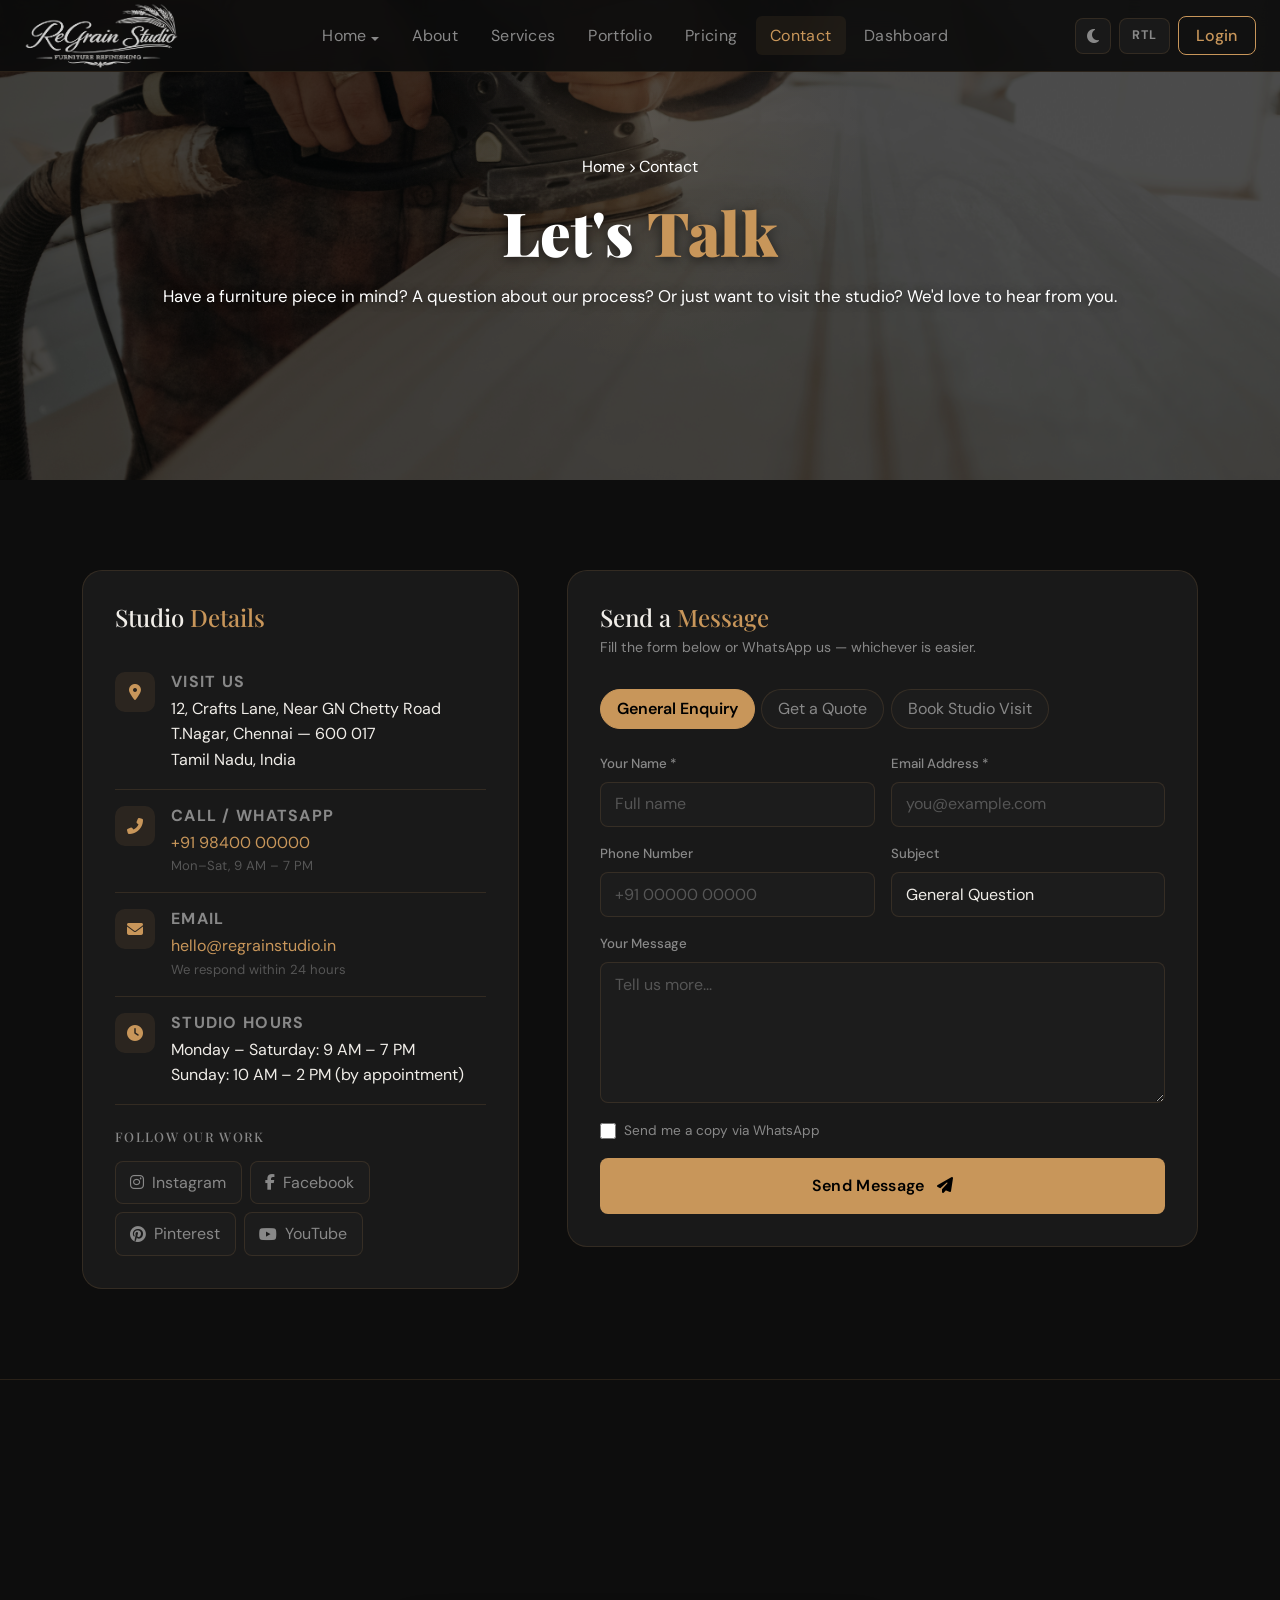
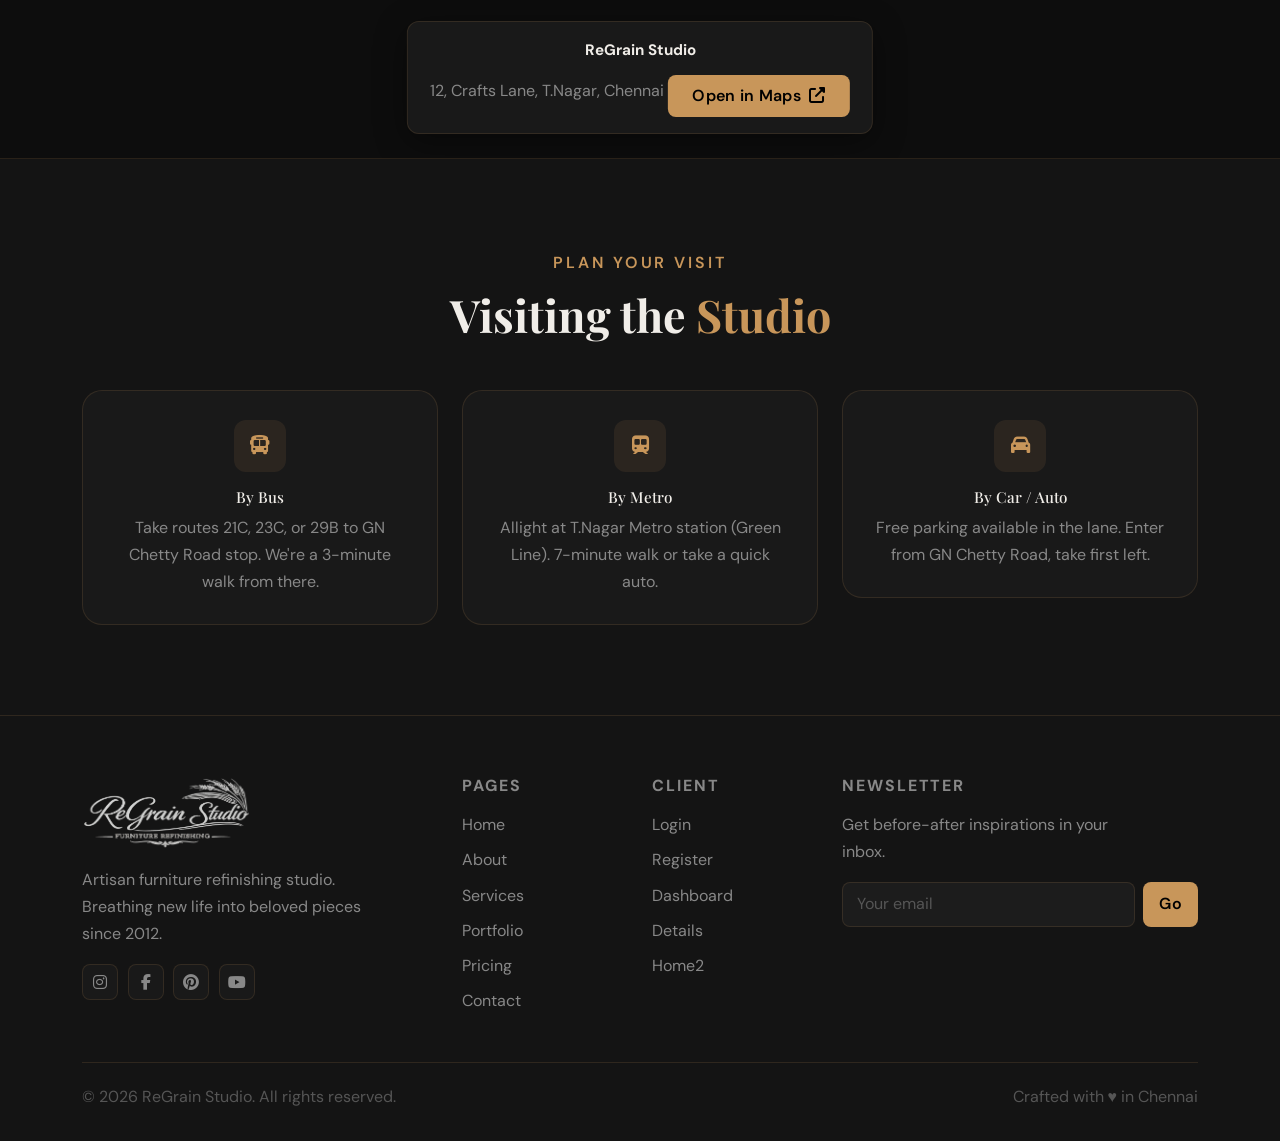
<file: contact.html>
<!DOCTYPE html>
<html lang="en">
<head>
  <meta charset="UTF-8"/>
  <meta name="viewport" content="width=device-width, initial-scale=1.0"/>
  <title>Contact — ReGrain Studio</title>
  <link rel="icon" type="image/svg+xml" href="favicon.svg"/>
  <link rel="stylesheet" href="https://cdn.jsdelivr.net/npm/bootstrap@5.3.3/dist/css/bootstrap.min.css"/>
  <link rel="stylesheet" href="https://cdnjs.cloudflare.com/ajax/libs/font-awesome/6.5.0/css/all.min.css"/>
  <link href="https://fonts.googleapis.com/css2?family=Playfair+Display:wght@400;600;700;900&family=DM+Sans:wght@300;400;500;600&display=swap" rel="stylesheet"/>
  <link rel="stylesheet" href="style.css"/>
  <link rel="stylesheet" href="pages.css"/>
</head>
<body class="dark-mode">

<nav class="navbar navbar-expand-lg fixed-top" id="mainNav">
  <div class="container-fluid px-4">
    <a class="navbar-brand" href="index.html">
       <img src="images/refinish.png" alt="ReGrain Studio" class="nav-logo"/>
    </a>
    <button class="navbar-toggler hamburger-btn" type="button" id="hamburgerBtn" aria-label="Toggle navigation">
      <span class="ham-line"></span>
      <span class="ham-line"></span>
      <span class="ham-line"></span>
    </button>
    <div class="collapse navbar-collapse" id="navbarNav">
      <ul class="navbar-nav mx-auto gap-1">
        <li class="nav-item dropdown">
          <a class="nav-link dropdown-toggle" href="#" role="button" data-bs-toggle="dropdown">Home</a>
          <ul class="dropdown-menu dark-dropdown">
            <li><a class="dropdown-item" href="index.html">Home 1 — Classic</a></li>
            <li><a class="dropdown-item" href="home2.html">Home 2 — Minimal</a></li>
          </ul>
        </li>
        <li class="nav-item"><a class="nav-link" href="about.html">About</a></li>
        <li class="nav-item"><a class="nav-link" href="services.html">Services</a></li>
        <li class="nav-item"><a class="nav-link" href="portfolio.html">Portfolio</a></li>
        <li class="nav-item"><a class="nav-link" href="pricing.html">Pricing</a></li>
        <li class="nav-item active"><a class="nav-link" href="contact.html">Contact</a></li>
        <li class="nav-item"><a class="nav-link" href="dashboard.html">Dashboard</a></li>
      </ul>
      <div class="nav-actions d-flex align-items-center gap-2">
        <button class="icon-toggle-btn" id="themeToggleBtn" title="Switch to Light Mode">
          <i class="fas fa-moon"></i>
        </button>
        <button class="icon-toggle-btn rtl-toggle-btn" id="rtlToggleBtn" title="Switch to RTL">
          <i class="fas fa-align-right"></i>
          <span class="rtl-label">RTL</span>
        </button>
        <a href="login.html" class="btn btn-login">Login</a>
      </div>
    </div>
  </div>
</nav>

<!-- HERO -->
<section class="page-hero">
  <div class="page-hero-grain"></div>
  <div class="page-hero-glow" style="left:30%;"></div>
  <div class="container">
    <div class="page-hero-inner">
      <div class="page-breadcrumb"><a href="index.html">Home</a> <i class="fas fa-chevron-right"></i> <span>Contact</span></div>
      <h1 class="page-hero-title">Let's <span class="text-accent">Talk</span></h1>
      <p class="page-hero-desc">Have a furniture piece in mind? A question about our process? Or just want to visit the studio? We'd love to hear from you.</p>
    </div>
  </div>
</section>

<!-- CONTACT INFO + FORM -->
<section class="section-pad">
  <div class="container">
    <div class="row g-5">

      <!-- LEFT: Info -->
      <div class="col-lg-5">
        <div class="contact-info-card">
          <h4 class="mb-4">Studio <span class="text-accent">Details</span></h4>

          <div class="ci-item">
            <div class="ci-icon"><i class="fas fa-map-marker-alt"></i></div>
            <div>
              <h6>Visit Us</h6>
              <p>12, Crafts Lane, Near GN Chetty Road<br/>T.Nagar, Chennai — 600 017<br/>Tamil Nadu, India</p>
            </div>
          </div>
          <div class="ci-item">
            <div class="ci-icon"><i class="fas fa-phone-alt"></i></div>
            <div>
              <h6>Call / WhatsApp</h6>
              <p><a href="tel:+919840000000">+91 98400 00000</a></p>
              <p style="font-size:0.82rem;color:var(--text-dim);">Mon–Sat, 9 AM – 7 PM</p>
            </div>
          </div>
          <div class="ci-item">
            <div class="ci-icon"><i class="fas fa-envelope"></i></div>
            <div>
              <h6>Email</h6>
              <p><a href="mailto:hello@regrainstudio.in">hello@regrainstudio.in</a></p>
              <p style="font-size:0.82rem;color:var(--text-dim);">We respond within 24 hours</p>
            </div>
          </div>
          <div class="ci-item">
            <div class="ci-icon"><i class="fas fa-clock"></i></div>
            <div>
              <h6>Studio Hours</h6>
              <p>Monday – Saturday: 9 AM – 7 PM</p>
              <p>Sunday: 10 AM – 2 PM (by appointment)</p>
            </div>
          </div>

          <!-- Social -->
          <div class="mt-4">
            <h6 class="mb-3" style="font-size:0.82rem;color:var(--text-muted);text-transform:uppercase;letter-spacing:0.1em;">Follow Our Work</h6>
            <div class="contact-social-row">
              <a href="#" class="csocial-btn"><i class="fab fa-instagram"></i><span>Instagram</span></a>
              <a href="#" class="csocial-btn"><i class="fab fa-facebook-f"></i><span>Facebook</span></a>
              <a href="#" class="csocial-btn"><i class="fab fa-pinterest"></i><span>Pinterest</span></a>
              <a href="#" class="csocial-btn"><i class="fab fa-youtube"></i><span>YouTube</span></a>
            </div>
          </div>
        </div>
      </div>

      <!-- RIGHT: Form -->
      <div class="col-lg-7">
        <div class="contact-form-card">
          <h4 class="mb-1">Send a <span class="text-accent">Message</span></h4>
          <p style="color:var(--text-muted);font-size:0.88rem;margin-bottom:1.8rem;">Fill the form below or WhatsApp us — whichever is easier.</p>

          <div class="contact-type-tabs mb-4">
            <button class="ctt-btn active" data-type="general">General Enquiry</button>
            <button class="ctt-btn" data-type="quote">Get a Quote</button>
            <button class="ctt-btn" data-type="visit">Book Studio Visit</button>
          </div>

          <div id="contactFormBody">
            <div class="row g-3">
              <div class="col-md-6">
                <label class="auth-label">Your Name *</label>
                <input type="text" class="form-control custom-input" placeholder="Full name" required/>
              </div>
              <div class="col-md-6">
                <label class="auth-label">Email Address *</label>
                <input type="email" class="form-control custom-input" placeholder="you@example.com" required/>
              </div>
              <div class="col-md-6">
                <label class="auth-label">Phone Number</label>
                <input type="tel" class="form-control custom-input" placeholder="+91 00000 00000"/>
              </div>
              <div class="col-md-6">
                <label class="auth-label" id="dynamicLabel">Subject</label>
                <select class="form-select custom-input" id="dynamicSelect">
                  <option>General Question</option>
                  <option>Service Enquiry</option>
                  <option>Pricing Information</option>
                  <option>Feedback</option>
                  <option>Partnership</option>
                </select>
              </div>
              <div class="col-12" id="furnitureField" style="display:none;">
                <label class="auth-label">Furniture Description</label>
                <input type="text" class="form-control custom-input" placeholder="e.g. 1960s teak sideboard, 3 doors, good condition"/>
              </div>
              <div class="col-12" id="visitField" style="display:none;">
                <label class="auth-label">Preferred Visit Date</label>
                <input type="date" class="form-control custom-input"/>
              </div>
              <div class="col-12">
                <label class="auth-label">Your Message</label>
                <textarea class="form-control custom-input" rows="5" placeholder="Tell us more..."></textarea>
              </div>
              <div class="col-12">
                <div class="d-flex align-items-center gap-2 mb-3">
                  <input type="checkbox" id="waCopy" style="accent-color:var(--accent);width:16px;height:16px;"/>
                  <label for="waCopy" style="font-size:0.85rem;color:var(--text-muted);cursor:pointer;">Send me a copy via WhatsApp</label>
                </div>
                <button class="btn btn-primary-custom w-100 py-3" id="contactSubmitBtn">
                  <span id="contactBtnText">Send Message <i class="fas fa-paper-plane ms-2"></i></span>
                </button>
              </div>
            </div>
          </div>

          <!-- Success state (hidden) -->
          <div id="contactSuccess" style="display:none;" class="contact-success">
            <div class="cs-icon"><i class="fas fa-check-circle"></i></div>
            <h5>Message Sent!</h5>
            <p>Thank you for reaching out. We'll get back to you within 24 hours.</p>
            <button class="btn btn-outline-custom mt-3" id="contactReset">Send Another</button>
          </div>

        </div>
      </div>
    </div>
  </div>
</section>

<!-- MAP PLACEHOLDER -->
<section class="map-section">
  <iframe
    src="https://www.google.com/maps/embed?pb=!1m18!1m12!1m3!1d3886.9!2d80.2338!3d13.0418!2m3!1f0!2f0!3f0!3m2!1i1024!2i768!4f13.1!3m3!1m2!1s0x0%3A0x0!2zVC5OYWdhciwgQ2hlbm5haQ!5e0!3m2!1sen!2sin!4v1"
    width="100%"
    height="100%"
    style="border:0; display:block;"
    allowfullscreen=""
    loading="lazy"
    referrerpolicy="no-referrer-when-downgrade">
  </iframe>
  <div class="map-info-overlay">
    <strong>ReGrain Studio</strong>
    <span>12, Crafts Lane, T.Nagar, Chennai</span>
    <a href="https://maps.google.com/?q=T.Nagar,Chennai" target="_blank" class="btn btn-primary-custom btn-sm mt-2">
      Open in Maps <i class="fas fa-external-link-alt ms-1"></i>
    </a>
  </div>
</section>

<!-- VISIT INFO -->
<section class="section-pad bg-alt">
  <div class="container">
    <div class="text-center mb-5">
      <span class="section-eyebrow">Plan Your Visit</span>
      <h2 class="section-title">Visiting the <span class="text-accent">Studio</span></h2>
    </div>
    <div class="row g-4 justify-content-center">
      <div class="col-lg-4 col-md-6">
        <div class="visit-card">
          <div class="vc-icon"><i class="fas fa-bus"></i></div>
          <h6>By Bus</h6>
          <p>Take routes 21C, 23C, or 29B to GN Chetty Road stop. We're a 3-minute walk from there.</p>
        </div>
      </div>
      <div class="col-lg-4 col-md-6">
        <div class="visit-card">
          <div class="vc-icon"><i class="fas fa-subway"></i></div>
          <h6>By Metro</h6>
          <p>Allight at T.Nagar Metro station (Green Line). 7-minute walk or take a quick auto.</p>
        </div>
      </div>
      <div class="col-lg-4 col-md-6">
        <div class="visit-card">
          <div class="vc-icon"><i class="fas fa-car"></i></div>
          <h6>By Car / Auto</h6>
          <p>Free parking available in the lane. Enter from GN Chetty Road, take first left.</p>
        </div>
      </div>
    </div>
  </div>
</section>

<!-- FOOTER -->
<footer class="site-footer">
  <div class="container">
    <div class="row g-4">
      <div class="col-lg-4">
        <a href="index.html"><img src="images/refinish.png" alt="ReGrain" class="footer-logo"/></a>
        <p class="footer-desc mt-3">Artisan furniture refinishing studio. Breathing new life into beloved pieces since 2012.</p>
        <div class="social-links mt-3">
          <a href="#" class="social-link"><i class="fab fa-instagram"></i></a>
          <a href="#" class="social-link"><i class="fab fa-facebook-f"></i></a>
          <a href="#" class="social-link"><i class="fab fa-pinterest"></i></a>
          <a href="#" class="social-link"><i class="fab fa-youtube"></i></a>
        </div>
      </div>
      <div class="col-lg-2 col-6">
        <h6 class="footer-heading">Pages</h6>
        <ul class="footer-links">
          <li><a href="index.html">Home</a></li>
          <li><a href="about.html">About</a></li>
          <li><a href="services.html">Services</a></li>
          <li><a href="portfolio.html">Portfolio</a></li>
          <li><a href="pricing.html">Pricing</a></li>
          <li><a href="contact.html">Contact</a></li>
        </ul>
      </div>
      <div class="col-lg-2 col-6">
        <h6 class="footer-heading">Client</h6>
        <ul class="footer-links">
          <li><a href="login.html">Login</a></li>
          <li><a href="register.html">Register</a></li>
          <li><a href="dashboard.html">Dashboard</a></li>
          <li><a href="#">Details</a></li>
          <li><a href="#">Home2</a></li>
        </ul>
      </div>
      <div class="col-lg-4">
        <h6 class="footer-heading">Newsletter</h6>
        <p class="footer-desc">Get before-after inspirations in your inbox.</p>
        <div class="newsletter-form d-flex gap-2 mt-2">
          <input type="email" class="form-control custom-input" placeholder="Your email"/>
          <button class="btn btn-primary-custom px-3">Go</button>
        </div>
      </div>
    </div>
    <div class="footer-bottom">
      <span>© 2026 ReGrain Studio. All rights reserved.</span>
      <span>Crafted with ♥ in Chennai</span>
    </div>
  </div>
</footer>
<button class="scroll-top-btn" id="scrollTopBtn"><i class="fas fa-arrow-up"></i></button>
<script src="https://cdn.jsdelivr.net/npm/bootstrap@5.3.3/dist/js/bootstrap.bundle.min.js"></script>
<script src="main.js"></script>
</body>
</html>
</file>
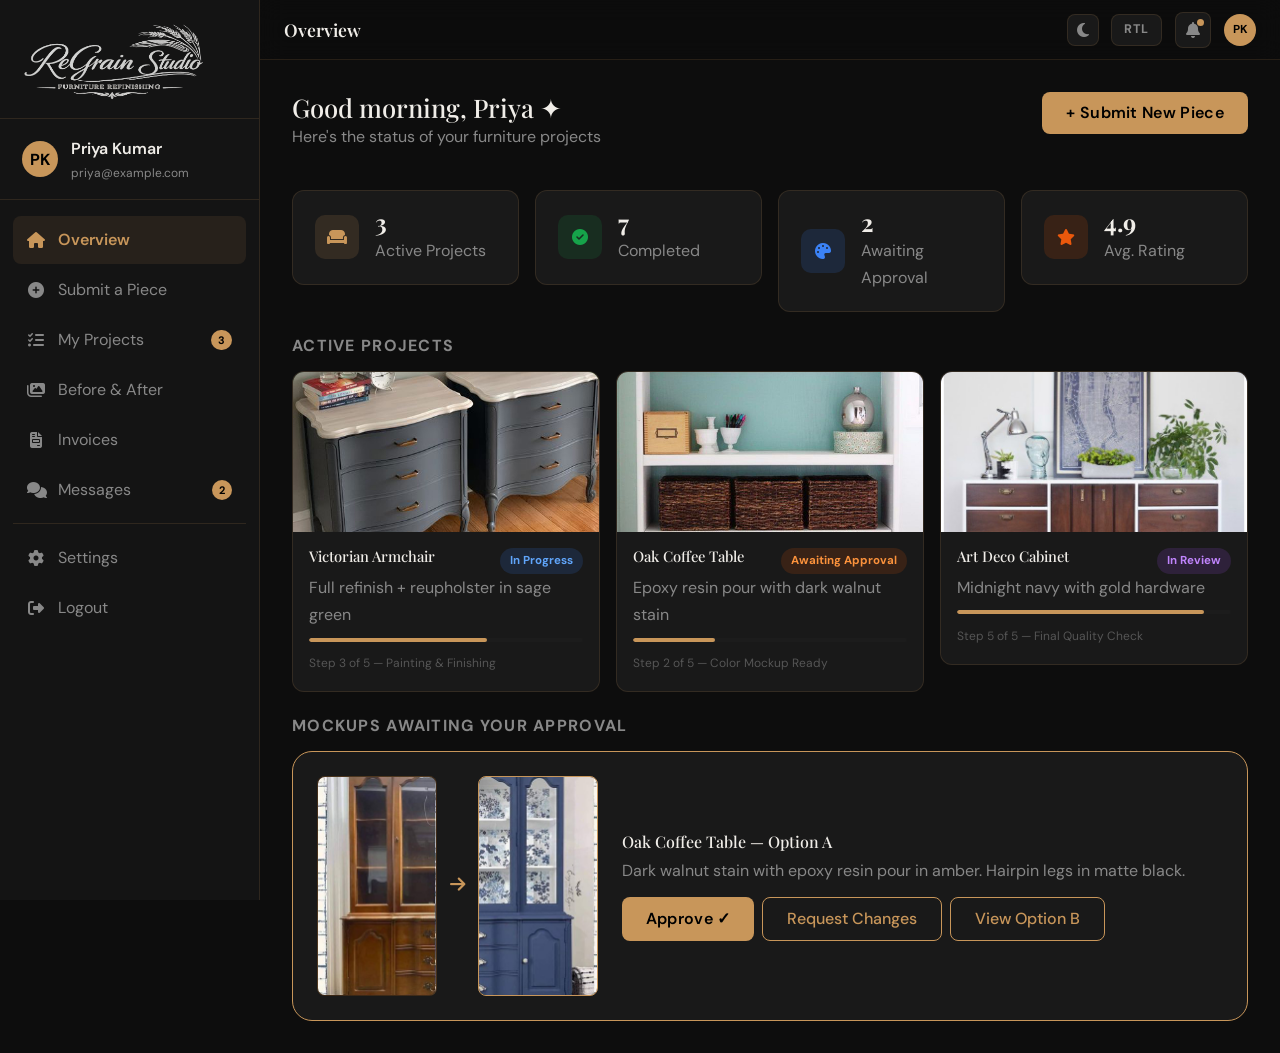
<file: dashboard.html>
<!DOCTYPE html>
<html lang="en">
<head>
  <meta charset="UTF-8"/>
  <meta name="viewport" content="width=device-width, initial-scale=1.0"/>
  <title>Client Dashboard — ReGrain Studio</title>
  <link rel="icon" type="image/svg+xml" href="favicon.svg"/>
  <link rel="stylesheet" href="https://cdn.jsdelivr.net/npm/bootstrap@5.3.3/dist/css/bootstrap.min.css"/>
  <link rel="stylesheet" href="https://cdnjs.cloudflare.com/ajax/libs/font-awesome/6.5.0/css/all.min.css"/>
  <link href="https://fonts.googleapis.com/css2?family=Playfair+Display:wght@400;600;700;900&family=DM+Sans:wght@300;400;500;600&display=swap" rel="stylesheet"/>
  <link rel="stylesheet" href="style.css"/>
</head>
<body class="dark-mode dashboard-page">

<!-- SIDEBAR OVERLAY -->
<div class="sidebar-overlay" id="sidebarOverlay"></div>

<!-- SIDEBAR -->
<aside class="dashboard-sidebar" id="dashSidebar">
  <div class="sidebar-logo">
    <a class="navbar-brand" href="index.html">
      <img src="images/refinish.png" alt="ReGrain Studio" class="nav-logo"/>
    </a>
    <button class="sidebar-close" id="sidebarClose"><i class="fas fa-times"></i></button>
  </div>
  <div class="sidebar-user">
    <div class="sidebar-avatar">PK</div>
    <div>
      <div class="sidebar-username">Priya Kumar</div>
      <div class="sidebar-email">priya@example.com</div>
    </div>
  </div>
  <nav class="sidebar-nav">
    <a href="#" class="sidebar-link active" data-tab="overview">
      <i class="fas fa-home"></i><span>Overview</span>
    </a>
    <a href="#" class="sidebar-link" data-tab="submit">
      <i class="fas fa-plus-circle"></i><span>Submit a Piece</span>
    </a>
    <a href="#" class="sidebar-link" data-tab="projects">
      <i class="fas fa-tasks"></i><span>My Projects</span>
      <span class="sidebar-badge">3</span>
    </a>
    
    <a href="#" class="sidebar-link" data-tab="gallery">
      <i class="fas fa-images"></i><span>Before & After</span>
    </a>
    <a href="#" class="sidebar-link" data-tab="invoices">
      <i class="fas fa-file-invoice"></i><span>Invoices</span>
    </a>
    <a href="#" class="sidebar-link" data-tab="messages">
      <i class="fas fa-comments"></i><span>Messages</span>
      <span class="sidebar-badge">2</span>
    </a>
    <div class="sidebar-divider"></div>
    <a href="#" class="sidebar-link" data-tab="settings">
      <i class="fas fa-cog"></i><span>Settings</span>
    </a>
    <a href="login.html" class="sidebar-link logout">
      <i class="fas fa-sign-out-alt"></i><span>Logout</span>
    </a>
  </nav>
</aside>

<!-- DASHBOARD MAIN -->
<div class="dashboard-main" id="dashMain">
  <!-- TOP BAR -->
  <div class="dash-topbar">
    <button class="dash-hamburger" id="dashHamburger">
      <span class="ham-line"></span>
      <span class="ham-line"></span>
      <span class="ham-line"></span>
    </button>
    <div class="dash-topbar-title" id="dashTitle">Overview</div>
    <div class="dash-topbar-right">
      <button class="icon-toggle-btn" id="themeToggleBtn" title="Switch to Light Mode"><i class="fas fa-moon"></i></button>
      <button class="icon-toggle-btn rtl-toggle-btn" id="rtlToggleBtn" title="Switch to RTL"><i class="fas fa-align-right"></i><span class="rtl-label">RTL</span></button>
      <button class="dash-notif"><i class="fas fa-bell"></i><span class="notif-dot"></span></button>
      <div class="dash-avatar-sm">PK</div>
    </div>
  </div>

  <!-- CONTENT AREA -->
  <div class="dash-content" id="dashContent">

    <!-- OVERVIEW TAB -->
    <div class="tab-pane active" id="tab-overview">
      <div class="dash-welcome">
        <div>
          <h3 class="dash-greeting">Good morning, Priya ✦</h3>
          <p>Here's the status of your furniture projects</p>
        </div>
        <a href="#" class="btn btn-primary-custom" data-tab-link="submit">+ Submit New Piece</a>
      </div>
      <div class="row g-3 mb-4">
        <div class="col-xl-3 col-md-6">
          <div class="stat-widget"><div class="sw-icon bg-accent"><i class="fas fa-couch"></i></div><div><div class="sw-num">3</div><div class="sw-label">Active Projects</div></div></div>
        </div>
        <div class="col-xl-3 col-md-6">
          <div class="stat-widget"><div class="sw-icon bg-green"><i class="fas fa-check-circle"></i></div><div><div class="sw-num">7</div><div class="sw-label">Completed</div></div></div>
        </div>
        <div class="col-xl-3 col-md-6">
          <div class="stat-widget"><div class="sw-icon bg-blue"><i class="fas fa-palette"></i></div><div><div class="sw-num">2</div><div class="sw-label">Awaiting Approval</div></div></div>
        </div>
        <div class="col-xl-3 col-md-6">
          <div class="stat-widget"><div class="sw-icon bg-orange"><i class="fas fa-star"></i></div><div><div class="sw-num">4.9</div><div class="sw-label">Avg. Rating</div></div></div>
        </div>
      </div>

      <!-- Active Projects -->
      <h5 class="dash-section-title mb-3">Active Projects</h5>
      <div class="row g-3 mb-4">
        <div class="col-lg-4 col-md-6">
          <div class="project-card">
            <div class="project-img pi1"><img src="images/cp2.jpg" alt="Workshop"></div>
            <div class="project-body">
              <div class="d-flex justify-content-between align-items-start">
                <h6>Victorian Armchair</h6>
                <span class="project-status in-progress">In Progress</span>
              </div>
              <p>Full refinish + reupholster in sage green</p>
              <div class="project-progress">
                <div class="progress-bar-custom" style="width:65%"></div>
              </div>
              <small>Step 3 of 5 — Painting & Finishing</small>
            </div>
          </div>
        </div>
        <div class="col-lg-4 col-md-6">
          <div class="project-card">
            <div class="project-img pi2"><img src="images/bs2.jpg" alt="Workshop"></div>
            <div class="project-body">
              <div class="d-flex justify-content-between align-items-start">
                <h6>Oak Coffee Table</h6>
                <span class="project-status awaiting">Awaiting Approval</span>
              </div>
              <p>Epoxy resin pour with dark walnut stain</p>
              <div class="project-progress">
                <div class="progress-bar-custom" style="width:30%"></div>
              </div>
              <small>Step 2 of 5 — Color Mockup Ready</small>
            </div>
          </div>
        </div>
        <div class="col-lg-4 col-md-6 last-col">
          <div class="project-card">
            <div class="project-img pi3"><img src="images/bc2.jpg" alt="Workshop"></div>
            <div class="project-body">
              <div class="d-flex justify-content-between align-items-start">
                <h6>Art Deco Cabinet</h6>
                <span class="project-status review">In Review</span>
              </div>
              <p>Midnight navy with gold hardware</p>
              <div class="project-progress">
                <div class="progress-bar-custom" style="width:90%"></div>
              </div>
              <small>Step 5 of 5 — Final Quality Check</small>
            </div>
          </div>
        </div>
      </div>

      <!-- Mockup Approval -->
      <h5 class="dash-section-title mb-3">Mockups Awaiting Your Approval</h5>
      <div class="mockup-approval-card">
        <div class="mockup-pair">
          <div class="mockup-img before-mock"><span class="mock-label">Before</span><img src="images/b1.jpg" alt="Workshop"></div>
          <div class="mockup-arrow"><i class="fas fa-arrow-right"></i></div>
          <div class="mockup-img after-mock"><span class="mock-label">Proposed After</span><img src="images/b2.jpg" alt="Workshop"></div>
        </div>
        <div class="mockup-info">
          <h6>Oak Coffee Table — Option A</h6>
          <p>Dark walnut stain with epoxy resin pour in amber. Hairpin legs in matte black.</p>
          <div class="d-flex gap-2 flex-wrap">
            <button class="btn btn-primary-custom btn-sm">Approve ✓</button>
            <button class="btn btn-outline-custom btn-sm">Request Changes</button>
            <button class="btn btn-outline-custom btn-sm">View Option B</button>
          </div>
        </div>
      </div>
    </div>

    <!-- SUBMIT TAB -->
    <div class="tab-pane" id="tab-submit">
      <h3 class="dash-greeting">Submit a New Piece</h3>
      <p class="mb-4">Tell us about your furniture and we'll get back with a quote within 24 hours.</p>
      <div class="submit-form-card">
        <div class="row g-3">
          <div class="col-md-6">
            <label class="auth-label">Furniture Name</label>
            <input type="text" class="form-control auth-input" placeholder="e.g. Grandmother's Dresser"/>
          </div>
          <div class="col-md-6">
            <label class="auth-label">Furniture Type</label>
            <select class="form-select auth-input">
              <option>Select type...</option>
              <option>Chair / Armchair</option>
              <option>Table</option>
              <option>Cabinet / Wardrobe</option>
              <option>Dresser / Chest</option>
              <option>Sofa / Bench</option>
              <option>Other</option>
            </select>
          </div>
          <div class="col-md-6">
            <label class="auth-label">Service Required</label>
            <select class="form-select auth-input">
              <option>Color Transformation</option>
              <option>Full Refinishing</option>
              <option>Structural + Refinishing</option>
              <option>Premium Restoration</option>
            </select>
          </div>
          <div class="col-md-6">
            <label class="auth-label">Current Condition</label>
            <select class="form-select auth-input">
              <option>Good — minor touch-ups</option>
              <option>Fair — needs work</option>
              <option>Poor — major repair needed</option>
            </select>
          </div>
          <div class="col-12">
            <label class="auth-label">Color / Style Preferences</label>
            <textarea class="form-control auth-input" rows="3" placeholder="Describe your ideal finish, color scheme, or inspiration..."></textarea>
          </div>
          <div class="col-12">
            <label class="auth-label">Upload Photos (Before)</label>
            <div class="upload-zone" id="uploadZone">
              <i class="fas fa-cloud-upload-alt"></i>
              <p>Drag & drop photos or <span>browse</span></p>
              <small>JPG, PNG up to 10MB each</small>
              <input type="file" multiple accept="image/*" hidden id="fileInput"/>
            </div>
          </div>
          <div class="col-12">
            <button class="btn btn-primary-custom w-100">Submit for Quote</button>
          </div>
        </div>
      </div>
    </div>

    <!-- PROJECTS TAB -->
    <div class="tab-pane" id="tab-projects">
      <h3 class="dash-greeting mb-4">My Projects</h3>
      <div class="projects-table-wrap">
        <table class="table dash-table">
          <thead>
            <tr><th>Piece</th><th>Service</th><th>Status</th><th>Progress</th><th>Due</th><th></th></tr>
          </thead>
          <tbody>
            <tr>
              <td><strong>Victorian Armchair</strong></td>
              <td>Full Refinish</td>
              <td><span class="project-status in-progress">In Progress</span></td>
              <td><div class="mini-progress"><div style="width:65%"></div></div></td>
              <td>Apr 28</td>
              <td><button class="btn btn-outline-custom btn-sm">View</button></td>
            </tr>
            <tr>
              <td><strong>Oak Coffee Table</strong></td>
              <td>Epoxy + Stain</td>
              <td><span class="project-status awaiting">Awaiting Approval</span></td>
              <td><div class="mini-progress"><div style="width:30%"></div></div></td>
              <td>May 5</td>
              <td><button class="btn btn-primary-custom btn-sm">Approve</button></td>
            </tr>
            <tr>
              <td><strong>Art Deco Cabinet</strong></td>
              <td>Premium Restore</td>
              <td><span class="project-status review">Quality Check</span></td>
              <td><div class="mini-progress"><div style="width:90%"></div></div></td>
              <td>Apr 22</td>
              <td><button class="btn btn-outline-custom btn-sm">View</button></td>
            </tr>
            <tr>
              <td><strong>Teak Side Table</strong></td>
              <td>Color Transform</td>
              <td><span class="project-status done">Completed</span></td>
              <td><div class="mini-progress"><div style="width:100%"></div></div></td>
              <td>Apr 10</td>
              <td><button class="btn btn-outline-custom btn-sm">Gallery</button></td>
            </tr>
          </tbody>
        </table>
      </div>
    </div>

    <!-- MOCKUPS TAB -->
    

    <!-- GALLERY TAB -->
    <div class="tab-pane" id="tab-gallery">
      <h3 class="dash-greeting mb-4">Before & After Gallery</h3>
      <div class="row g-4">
        <div class="col-lg-6">
          <div class="gallery-ba-card">
            <div class="gba-panels">
              <div class="gba-before"><span>Before</span><img src="images/s1.jpg" alt="Workshop"></div>
              <div class="gba-after"><span>After</span><img src="images/s2.jpg" alt="Workshop"></div>
            </div>
            <div class="gba-info"><strong>Teak Side Table</strong><span>Completed Apr 10, 2025</span></div>
          </div>
        </div>
        <div class="col-lg-6">
          <div class="gallery-ba-card">
            <div class="gba-panels">
              <div class="gba-before b2"><span>Before</span><img src="images/o1.jpg" alt="Workshop"></div>
              <div class="gba-after a2"><span>After</span><img src="images/o2.jpg" alt="Workshop"></div>
            </div>
            <div class="gba-info"><strong>Rocking Chair</strong><span>Completed Mar 22, 2025</span></div>
          </div>
        </div>
      </div>
    </div>

    <!-- INVOICES TAB -->
    <div class="tab-pane" id="tab-invoices">
      <h3 class="dash-greeting mb-4">Invoices</h3>
      <div class="projects-table-wrap">
        <table class="table dash-table">
          <thead><tr><th>Invoice</th><th>Project</th><th>Amount</th><th>Date</th><th>Status</th><th></th></tr></thead>
          <tbody>
            <tr><td>#INV-001</td><td>Teak Side Table</td><td>₹1,200</td><td>Apr 10</td><td><span class="project-status done">Paid</span></td><td><button class="btn btn-outline-custom btn-sm">Download</button></td></tr>
            <tr><td>#INV-002</td><td>Rocking Chair</td><td>₹950</td><td>Mar 22</td><td><span class="project-status done">Paid</span></td><td><button class="btn btn-outline-custom btn-sm">Download</button></td></tr>
            <tr><td>#INV-003</td><td>Art Deco Cabinet</td><td>₹3,800</td><td>Apr 15</td><td><span class="project-status awaiting">Pending</span></td><td><button class="btn btn-primary-custom btn-sm">Pay Now</button></td></tr>
          </tbody>
        </table>
      </div>
    </div>

    <!-- MESSAGES TAB -->
    <div class="tab-pane" id="tab-messages">
      <h3 class="dash-greeting mb-4">Messages</h3>
      <div class="messages-wrap">
        <div class="msg-item unread">
          <div class="msg-avatar">RG</div>
          <div class="msg-body">
            <div class="d-flex justify-content-between"><strong>ReGrain Studio</strong><small>2 hrs ago</small></div>
            <p>Your Oak Coffee Table mockups are ready for review! Please check the Design Mockups section.</p>
          </div>
        </div>
        <div class="msg-item unread">
          <div class="msg-avatar">RG</div>
          <div class="msg-body">
            <div class="d-flex justify-content-between"><strong>ReGrain Studio</strong><small>1 day ago</small></div>
            <p>We've received your Victorian Armchair. Inspection complete, starting work tomorrow.</p>
          </div>
        </div>
        <div class="msg-item">
          <div class="msg-avatar">RG</div>
          <div class="msg-body">
            <div class="d-flex justify-content-between"><strong>ReGrain Studio</strong><small>Apr 10</small></div>
            <p>Your Teak Side Table has been completed and is ready for pickup or delivery.</p>
          </div>
        </div>
        <div class="msg-compose">
          <input type="text" class="form-control auth-input" placeholder="Type a message..."/>
          <button class="btn btn-primary-custom">Send</button>
        </div>
      </div>
    </div>

    <!-- SETTINGS TAB -->
    <div class="tab-pane" id="tab-settings">
      <h3 class="dash-greeting mb-4">Account Settings</h3>
      <div class="submit-form-card">
        <div class="row g-3">
          <div class="col-md-6"><label class="auth-label">First Name</label><input class="form-control auth-input" value="Priya"/></div>
          <div class="col-md-6"><label class="auth-label">Last Name</label><input class="form-control auth-input" value="Kumar"/></div>
          <div class="col-md-6"><label class="auth-label">Email</label><input class="form-control auth-input" value="priya@example.com"/></div>
          <div class="col-md-6"><label class="auth-label">Phone</label><input class="form-control auth-input" value="+91 98400 12345"/></div>
          <div class="col-12"><label class="auth-label">Address</label><textarea class="form-control auth-input" rows="2">12, MG Road, Chennai 600001</textarea></div>
          <div class="col-12"><button class="btn btn-primary-custom">Save Changes</button></div>
        </div>
      </div>
    </div>

  </div><!-- /dash-content -->
</div><!-- /dashboard-main -->

<script src="https://cdn.jsdelivr.net/npm/bootstrap@5.3.3/dist/js/bootstrap.bundle.min.js"></script>
<script src="main.js"></script>
<button class="scroll-top-btn" id="scrollTopBtn" title="Scroll to top">
  <i class="fas fa-arrow-up"></i>
</button>
</body>
</html>
</file>
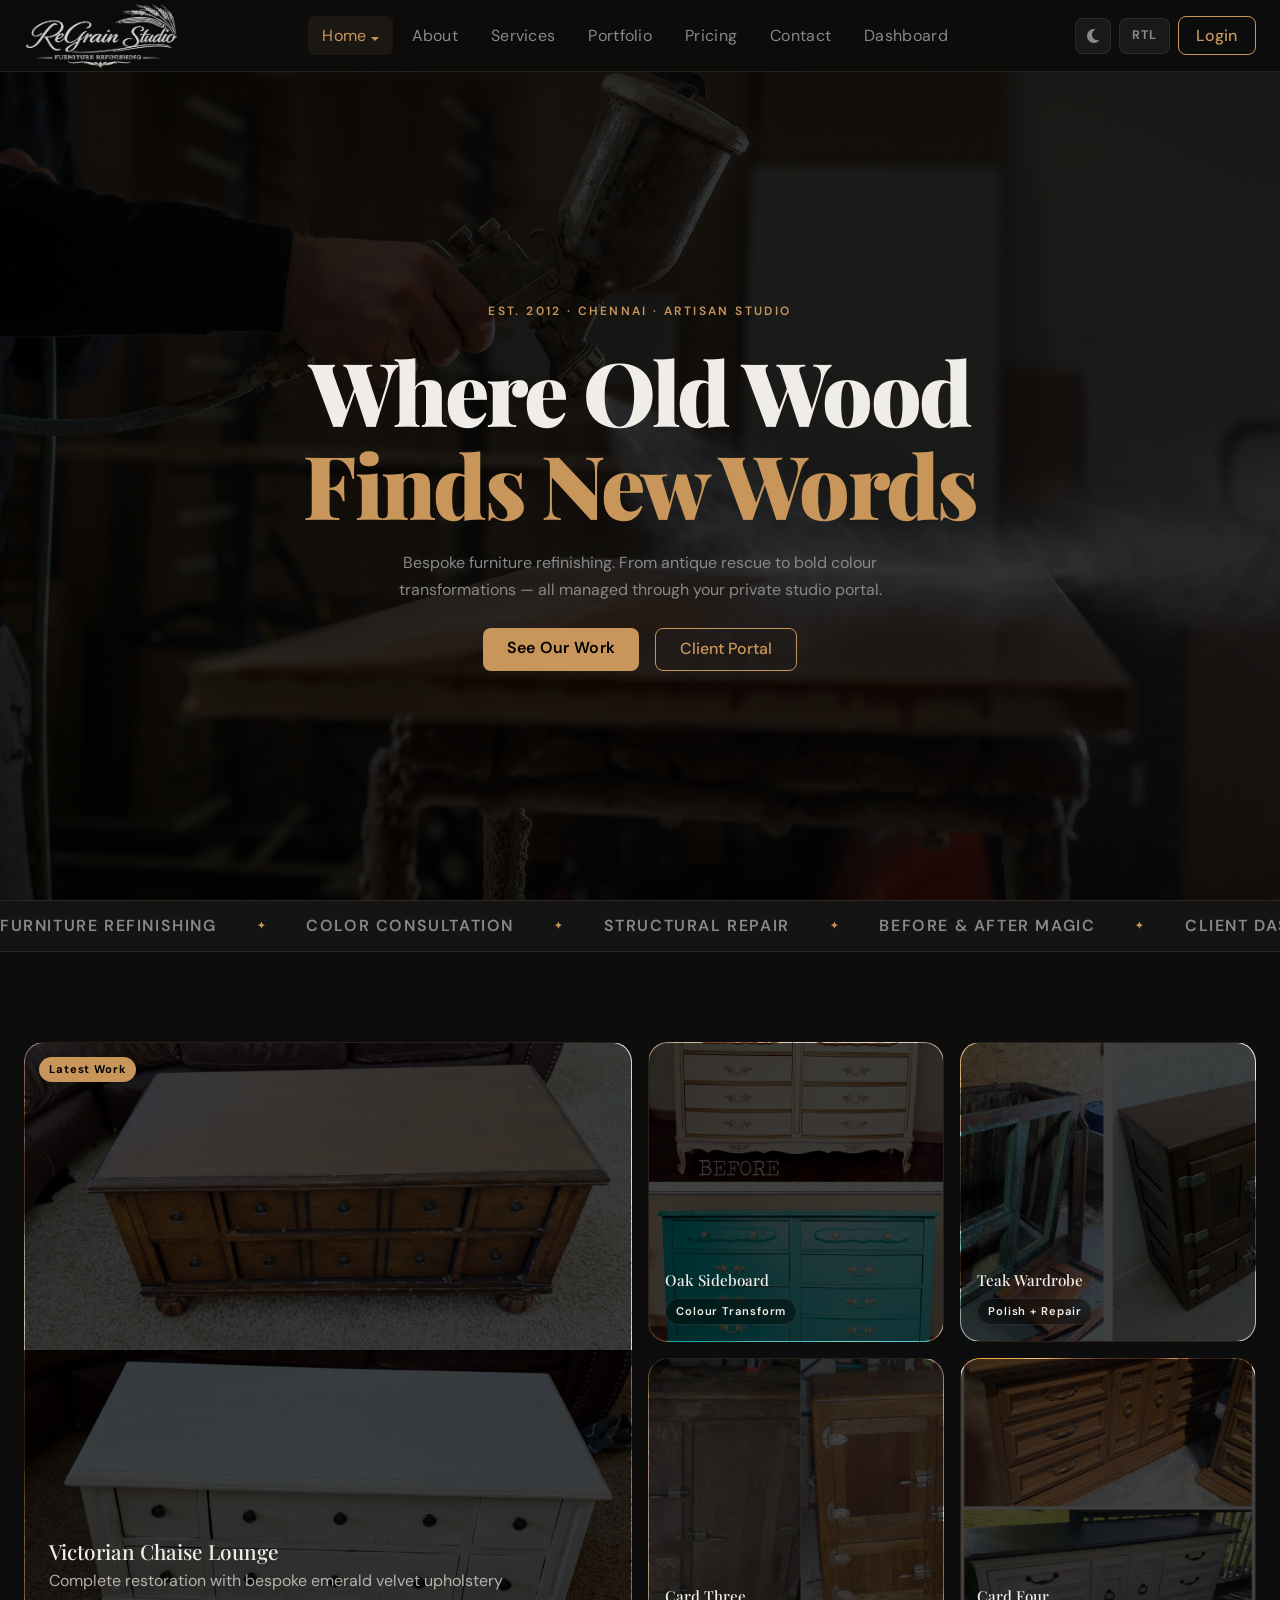
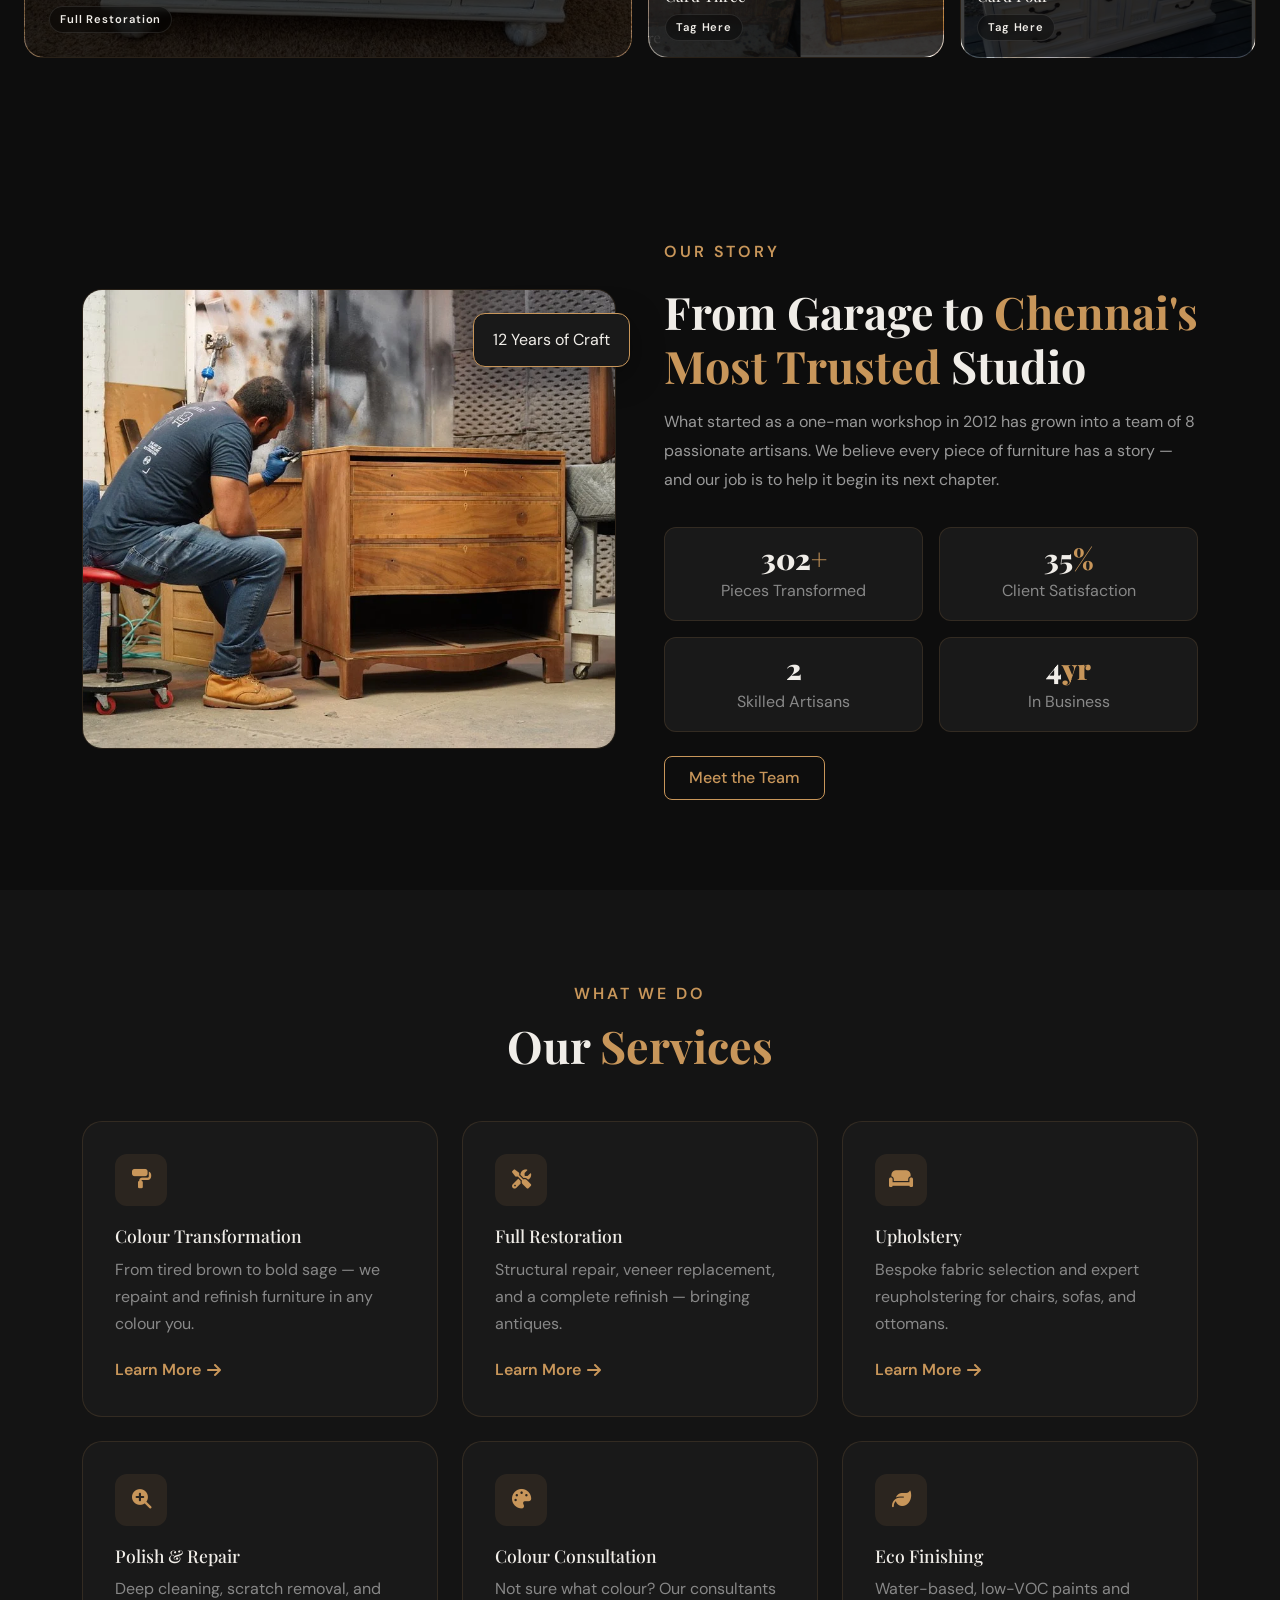
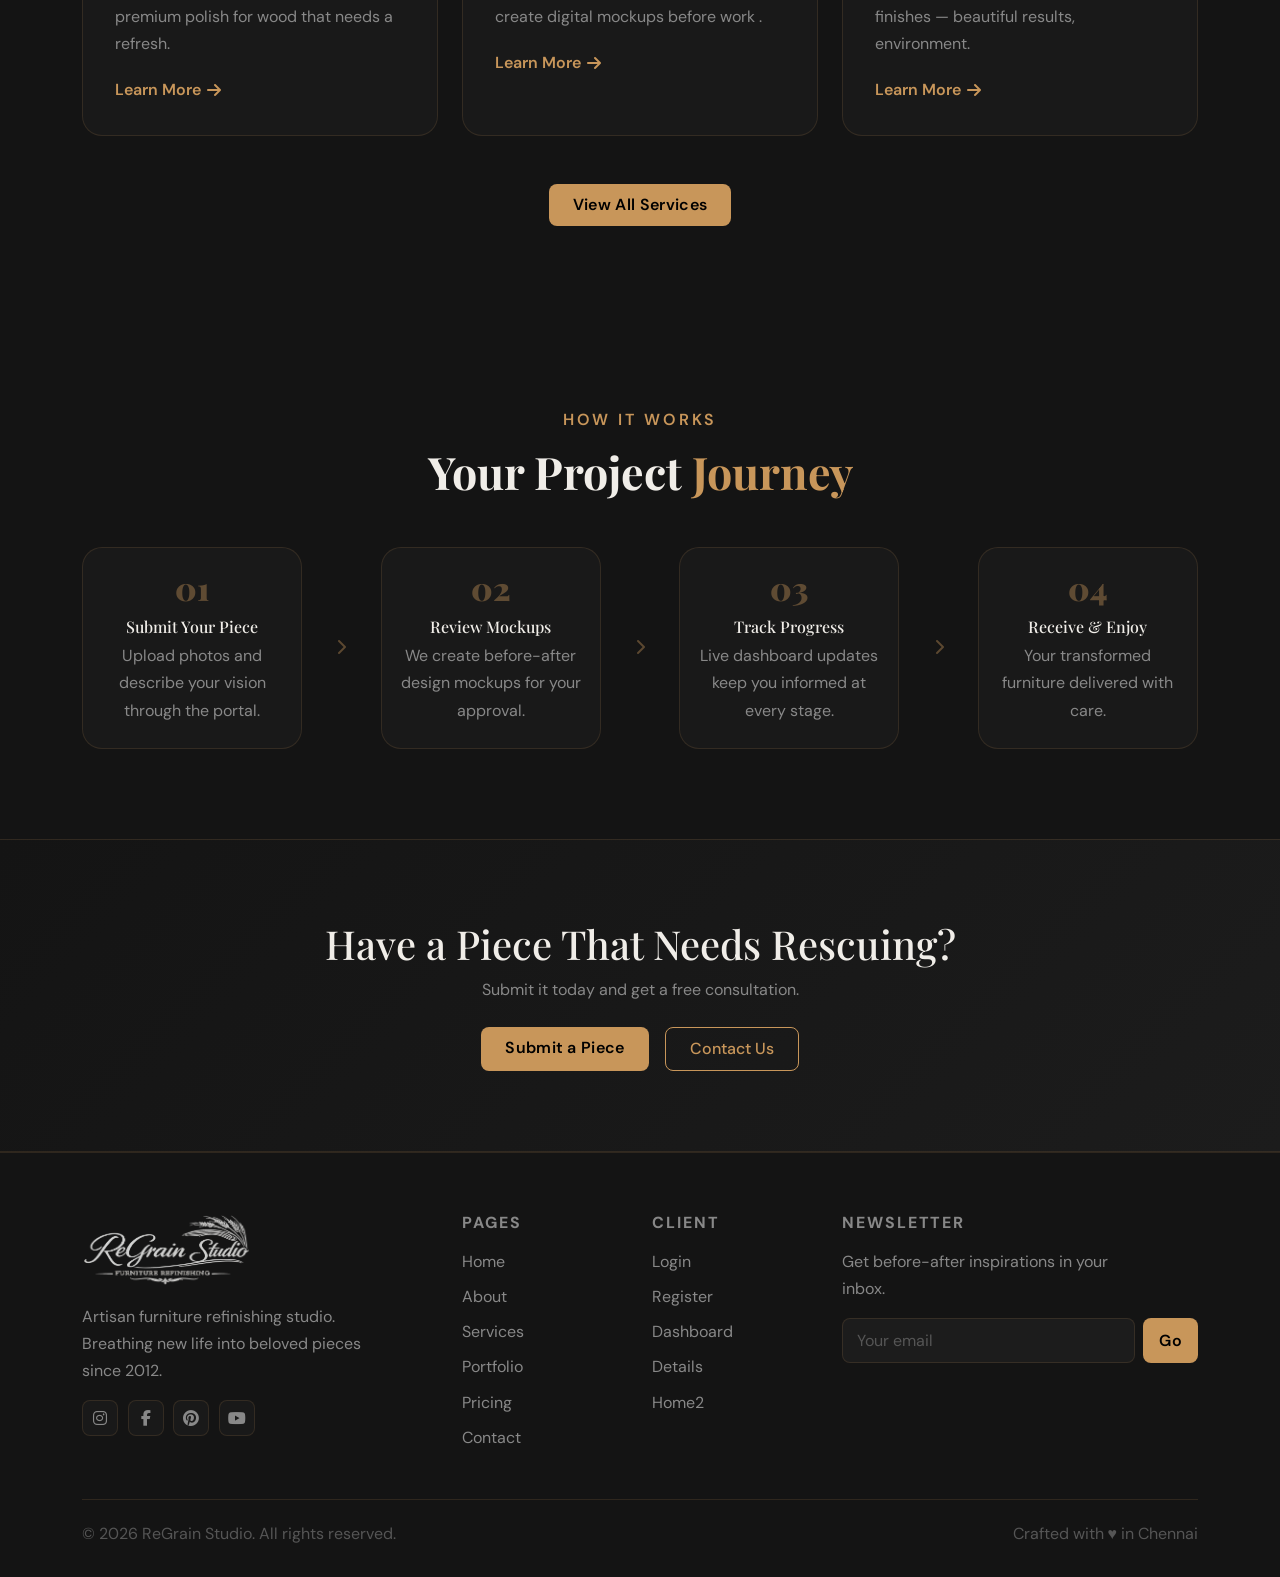
<file: home2.html>
<!DOCTYPE html>
<html lang="en">
<head>
  <meta charset="UTF-8"/>
  <meta name="viewport" content="width=device-width, initial-scale=1.0"/>
  <title>ReGrain Studio — Home 2 Minimal</title>
  <link rel="icon" type="image/svg+xml" href="favicon.svg"/>
  <link rel="stylesheet" href="https://cdn.jsdelivr.net/npm/bootstrap@5.3.3/dist/css/bootstrap.min.css"/>
  <link rel="stylesheet" href="https://cdnjs.cloudflare.com/ajax/libs/font-awesome/6.5.0/css/all.min.css"/>
  <link href="https://fonts.googleapis.com/css2?family=Playfair+Display:wght@400;600;700;900&family=DM+Sans:wght@300;400;500;600&display=swap" rel="stylesheet"/>
  <link rel="stylesheet" href="style.css"/>
</head>
<body class="dark-mode">

<!-- NAVBAR -->
<nav class="navbar navbar-expand-lg fixed-top" id="mainNav">
  <div class="container-fluid px-4">
    <a class="navbar-brand" href="index.html">
       <img src="images/refinish.png" alt="ReGrain Studio" class="nav-logo"/>
    </a>
    <button class="navbar-toggler hamburger-btn" type="button" id="hamburgerBtn" aria-label="Toggle navigation">
      <span class="ham-line"></span>
      <span class="ham-line"></span>
      <span class="ham-line"></span>
    </button>
    <div class="collapse navbar-collapse" id="navbarNav">
      <ul class="navbar-nav mx-auto gap-1">
        <li class="nav-item dropdown">
          <a class="nav-link dropdown-toggle active" href="#" role="button" data-bs-toggle="dropdown">Home</a>
          <ul class="dropdown-menu dark-dropdown">
            <li><a class="dropdown-item" href="index.html">Home 1 — Classic</a></li>
            <li><a class="dropdown-item active" href="home2.html">Home 2 — Minimal</a></li>
          </ul>
        </li>
        <li class="nav-item"><a class="nav-link" href="about.html">About</a></li>
        <li class="nav-item"><a class="nav-link" href="services.html">Services</a></li>
        <li class="nav-item"><a class="nav-link" href="portfolio.html">Portfolio</a></li>
        <li class="nav-item"><a class="nav-link" href="pricing.html">Pricing</a></li>
        <li class="nav-item"><a class="nav-link" href="contact.html">Contact</a></li>
        <li class="nav-item"><a class="nav-link" href="dashboard.html">Dashboard</a></li>
      </ul>
      <div class="nav-actions d-flex align-items-center gap-2">
        <button class="icon-toggle-btn" id="themeToggleBtn" title="Switch to Light Mode">
          <i class="fas fa-moon"></i>
        </button>
        <button class="icon-toggle-btn rtl-toggle-btn" id="rtlToggleBtn" title="Switch to RTL">
          <i class="fas fa-align-right"></i>
          <span class="rtl-label">RTL</span>
        </button>
        <a href="login.html" class="btn btn-login">Login</a>
      </div>
    </div>
  </div>
</nav>

<!-- HERO MINIMAL -->
<section class="hero2-section min-vh-100 d-flex align-items-center" id="home">
  <div class="hero-bg-grain"></div>
  <div class="container">
    <div class="hero2-inner text-center">
      <div class="hero2-eyebrow">Est. 2012 · Chennai · Artisan Studio</div>
      <h1 class="hero2-title">Where Old Wood<br/><span class="text-accent">Finds New Words</span></h1>
      <p class="hero2-desc">Bespoke furniture refinishing. From antique rescue to bold colour transformations — all managed through your private studio portal.</p>
      <div class="hero2-cta d-flex gap-3 justify-content-center flex-wrap mt-4">
        <a href="index.html#portfolio" class="btn btn-primary-custom btn-lg">See Our Work</a>
        <a href="dashboard.html" class="btn btn-outline-custom btn-lg">Client Portal</a>
      </div>
    </div>
  </div>
  
</section>

<!-- HORIZONTAL MARQUEE -->
<div class="marquee-band">
  <div class="marquee-inner">
    <span>Furniture Refinishing</span><span>✦</span>
    <span>Color Consultation</span><span>✦</span>
    <span>Structural Repair</span><span>✦</span>
    <span>Before & After Magic</span><span>✦</span>
    <span>Client Dashboard</span><span>✦</span>
    <span>Eco-Friendly Paints</span><span>✦</span>
    <span>Furniture Refinishing</span><span>✦</span>
    <span>Color Consultation</span><span>✦</span>
    <span>Structural Repair</span><span>✦</span>
    <span>Before & After Magic</span><span>✦</span>
  </div>
</div>

<!-- FEATURED WORK GRID -->
<section class="section-pad">
  <div class="container-fluid px-4">
    <div class="row g-3">

      <!-- Hero — full height left -->
      <div class="col-lg-6">
        <div class="work-hero-card h-100">
          <div class="work-badge">Latest Work</div>
          <div class="work-content">
            <h4>Victorian Chaise Lounge</h4>
            <p>Complete restoration with bespoke emerald velvet upholstery</p>
            <div class="work-tag">Full Restoration</div>
          </div>
        </div>
      </div>

      <!-- Right side — 2x2 grid -->
      <div class="col-lg-6">
        <div class="row g-3 h-100">
          <div class="col-6">
            <div class="work-small-card c1 h-100">
              <div class="work-content">
                <h5>Oak Sideboard</h5>
                <div class="work-tag">Colour Transform</div>
              </div>
            </div>
          </div>
          <div class="col-6">
            <div class="work-small-card c2 h-100">
              <div class="work-content">
                <h5>Teak Wardrobe</h5>
                <div class="work-tag">Polish + Repair</div>
              </div>
            </div>
          </div>
          <div class="col-6">
            <div class="work-small-card c3 h-100">
              <div class="work-content">
                <h5>Card Three</h5>
                <div class="work-tag">Tag Here</div>
              </div>
            </div>
          </div>
          <div class="col-6">
            <div class="work-small-card c4 h-100">
              <div class="work-content">
                <h5>Card Four</h5>
                <div class="work-tag">Tag Here</div>
              </div>
            </div>
          </div>
        </div>
      </div>

    </div>
  </div>
</section>
<!-- ABOUT SECTION -->
<section class="section-pad h2-about-sec">
  <div class="container">
    <div class="row g-5 align-items-center">
      <div class="col-lg-6">
        <div class="about2-img-wrap">
          <div class="about2-img-main">
            <img src="images/service4.webp" alt="Workshop">
          </div>
          
          <div class="about2-year-badge">

            <span class="year-num">12</span>
            <span class="year-label">Years of Craft</span>
          </div>
        </div>
      </div>
      <div class="col-lg-6">
        <span class="section-eyebrow">Our Story</span>
        <h2 class="section-title mt-2">From Garage to <span class="text-accent">Chennai's Most Trusted</span> Studio</h2>
        <p class="text-muted mt-3" style="font-size:1rem; line-height:1.8;">What started as a one-man workshop in 2012 has grown into a team of 8 passionate artisans. We believe every piece of furniture has a story — and our job is to help it begin its next chapter.</p>
        <div class="row g-3 mt-3">
          <div class="col-6">
            <div class="about2-stat">
              <span class="about2-stat-num">840<span class="text-accent">+</span></span>
              <span class="about2-stat-label">Pieces Transformed</span>
            </div>
          </div>
          <div class="col-6">
            <div class="about2-stat">
              <span class="about2-stat-num">98<span class="text-accent">%</span></span>
              <span class="about2-stat-label">Client Satisfaction</span>
            </div>
          </div>
          <div class="col-6">
            <div class="about2-stat">
              <span class="about2-stat-num">8<span class="text-accent"></span></span>
              <span class="about2-stat-label">Skilled Artisans</span>
            </div>
          </div>
          <div class="col-6">
            <div class="about2-stat">
              <span class="about2-stat-num">12<span class="text-accent">yr</span></span>
              <span class="about2-stat-label">In Business</span>
            </div>
          </div>
        </div>
        <a href="about.html" class="btn btn-outline-custom mt-4">Meet the Team</a>
      </div>
    </div>
  </div>
</section>

<!-- SERVICES SECTION -->
<section class="section-pad bg-alt">
  <div class="container">
    <div class="text-center mb-5">
      <span class="section-eyebrow">What We Do</span>
      <h2 class="section-title">Our <span class="text-accent">Services</span></h2>
    </div>
    <div class="row g-4">
      <div class="col-lg-4 col-md-6">
        <div class="service2-card">
          <div class="service2-icon"><i class="fas fa-paint-roller"></i></div>
          <h5>Colour Transformation</h5>
          <p>From tired brown to bold sage — we repaint and refinish furniture in any colour you.</p>
          <a href="services.html" class="service2-link">Learn More <i class="fas fa-arrow-right"></i></a>
        </div>
      </div>
      <div class="col-lg-4 col-md-6">
        <div class="service2-card">
          <div class="service2-icon"><i class="fas fa-tools"></i></div>
          <h5>Full Restoration</h5>
          <p>Structural repair, veneer replacement, and a complete refinish — bringing antiques.</p>
          <a href="services.html" class="service2-link">Learn More <i class="fas fa-arrow-right"></i></a>
        </div>
      </div>
      <div class="col-lg-4 col-md-6">
        <div class="service2-card">
          <div class="service2-icon"><i class="fas fa-couch"></i></div>
          <h5>Upholstery</h5>
          <p>Bespoke fabric selection and expert reupholstering for chairs, sofas, and ottomans.</p>
          <a href="services.html" class="service2-link">Learn More <i class="fas fa-arrow-right"></i></a>
        </div>
      </div>
      <div class="col-lg-4 col-md-6">
        <div class="service2-card">
          <div class="service2-icon"><i class="fas fa-search-plus"></i></div>
          <h5>Polish & Repair</h5>
          <p>Deep cleaning, scratch removal, and premium polish for wood that needs a refresh.</p>
          <a href="services.html" class="service2-link">Learn More <i class="fas fa-arrow-right"></i></a>
        </div>
      </div>
      <div class="col-lg-4 col-md-6">
        <div class="service2-card">
          <div class="service2-icon"><i class="fas fa-palette"></i></div>
          <h5>Colour Consultation</h5>
          <p>Not sure what colour? Our consultants create digital mockups before work .</p>
          <a href="services.html" class="service2-link">Learn More <i class="fas fa-arrow-right"></i></a>
        </div>
      </div>
      <div class="col-lg-4 col-md-6">
        <div class="service2-card">
          <div class="service2-icon"><i class="fas fa-leaf"></i></div>
          <h5>Eco Finishing</h5>
          <p>Water-based, low-VOC paints and finishes — beautiful results, environment.</p>
          <a href="services.html" class="service2-link">Learn More <i class="fas fa-arrow-right"></i></a>
        </div>
      </div>
    </div>
    <div class="text-center mt-5">
      <a href="services.html" class="btn btn-primary-custom">View All Services</a>
    </div>
  </div>
</section>

<!-- PROCESS -->
<section class="section-pad bg-alt">
  <div class="container">
    <div class="text-center mb-5">
      <span class="section-eyebrow">How It Works</span>
      <h2 class="section-title">Your Project <span class="text-accent">Journey</span></h2>
    </div>
    <div class="process-timeline">
      <div class="process-step">
        <div class="step-num">01</div>
        <div class="step-content">
          <h5>Submit Your Piece</h5>
          <p>Upload photos and describe your vision through the portal.</p>
        </div>
      </div>
      <div class="process-arrow"><i class="fas fa-chevron-right"></i></div>
      <div class="process-step">
        <div class="step-num">02</div>
        <div class="step-content">
          <h5>Review Mockups</h5>
          <p>We create before-after design mockups for your approval.</p>
        </div>
      </div>
      <div class="process-arrow"><i class="fas fa-chevron-right"></i></div>
      <div class="process-step">
        <div class="step-num">03</div>
        <div class="step-content">
          <h5>Track Progress</h5>
          <p>Live dashboard updates keep you informed at every stage.</p>
        </div>
      </div>
      <div class="process-arrow"><i class="fas fa-chevron-right"></i></div>
      <div class="process-step">
        <div class="step-num">04</div>
        <div class="step-content">
          <h5>Receive & Enjoy</h5>
          <p>Your transformed furniture delivered with care.</p>
        </div>
      </div>
    </div>
  </div>
</section>

<!-- CTA BAND -->
<section class="cta-band">
  <div class="container text-center">
    <h2>Have a Piece That Needs Rescuing?</h2>
    <p>Submit it today and get a free consultation.</p>
    <div class="d-flex gap-3 justify-content-center flex-wrap mt-4">
      <a href="dashboard.html" class="btn btn-primary-custom btn-lg">Submit a Piece</a>
      <a href="index.html#contact" class="btn btn-outline-custom btn-lg">Contact Us</a>
    </div>
  </div>
</section>

<!-- FOOTER -->
<footer class="site-footer">
  <div class="container">
    <div class="row g-4">
      <div class="col-lg-4">
        <a href="index.html"><img src="images/refinish.png" alt="ReGrain" class="footer-logo"/></a>
        <p class="footer-desc mt-3">Artisan furniture refinishing studio. Breathing new life into beloved pieces since 2012.</p>
        <div class="social-links mt-3">
          <a href="#" class="social-link"><i class="fab fa-instagram"></i></a>
          <a href="#" class="social-link"><i class="fab fa-facebook-f"></i></a>
          <a href="#" class="social-link"><i class="fab fa-pinterest"></i></a>
          <a href="#" class="social-link"><i class="fab fa-youtube"></i></a>
        </div>
      </div>
      <div class="col-lg-2 col-6">
        <h6 class="footer-heading">Pages</h6>
        <ul class="footer-links">
          <li><a href="index.html">Home</a></li>
          <li><a href="about.html">About</a></li>
          <li><a href="services.html">Services</a></li>
          <li><a href="portfolio.html">Portfolio</a></li>
          <li><a href="pricing.html">Pricing</a></li>
          <li><a href="contact.html">Contact</a></li>
        </ul>
      </div>
      <div class="col-lg-2 col-6">
        <h6 class="footer-heading">Client</h6>
        <ul class="footer-links">
          <li><a href="login.html">Login</a></li>
          <li><a href="register.html">Register</a></li>
          <li><a href="dashboard.html">Dashboard</a></li>
          <li><a href="#">Details</a></li>
          <li><a href="#">Home2</a></li>
        </ul>
      </div>
      <div class="col-lg-4">
        <h6 class="footer-heading">Newsletter</h6>
        <p class="footer-desc">Get before-after inspirations in your inbox.</p>
        <div class="newsletter-form d-flex gap-2 mt-2">
          <input type="email" class="form-control custom-input" placeholder="Your email"/>
          <button class="btn btn-primary-custom px-3">Go</button>
        </div>
      </div>
    </div>
    <div class="footer-bottom">
      <span>© 2026 ReGrain Studio. All rights reserved.</span>
      <span>Crafted with ♥ in Chennai</span>
    </div>
  </div>
</footer>

<button class="scroll-top-btn" id="scrollTopBtn"><i class="fas fa-arrow-up"></i></button>
<script src="https://cdn.jsdelivr.net/npm/bootstrap@5.3.3/dist/js/bootstrap.bundle.min.js"></script>
<script src="main.js"></script>
<script type="text/javascript">
  // ========================
// ABOUT2 COUNT-UP
// ========================
const about2Observer = new IntersectionObserver((entries) => {
  entries.forEach(entry => {
    if (entry.isIntersecting) {
      document.querySelectorAll('.about2-stat-num').forEach(el => {
        const accent = el.querySelector('.text-accent');
        const suffix = accent ? accent.textContent : '';
        const target = parseInt(el.textContent.replace(/[^0-9]/g, ''));

        let start = 0;
        const step = 16;
        const increment = target / (2000 / step);

        const timer = setInterval(() => {
          start += increment;
          if (start >= target) {
            start = target;
            clearInterval(timer);
          }
          el.textContent = Math.floor(start);
          if (accent) {
            accent.textContent = suffix;
            el.appendChild(accent);
          }
        }, step);
      });
      about2Observer.disconnect();
    }
  });
}, { threshold: 0.3 });

const about2Section = document.querySelector('.about2-img-wrap');
if (about2Section) about2Observer.observe(about2Section);

// ========================
// SERVICE2 CARD HOVER
// ========================
document.querySelectorAll('.service2-card').forEach((card, i) => {
  card.style.animationDelay = `${i * 0.1}s`;
});
</script>
</body>
</html>
</file>
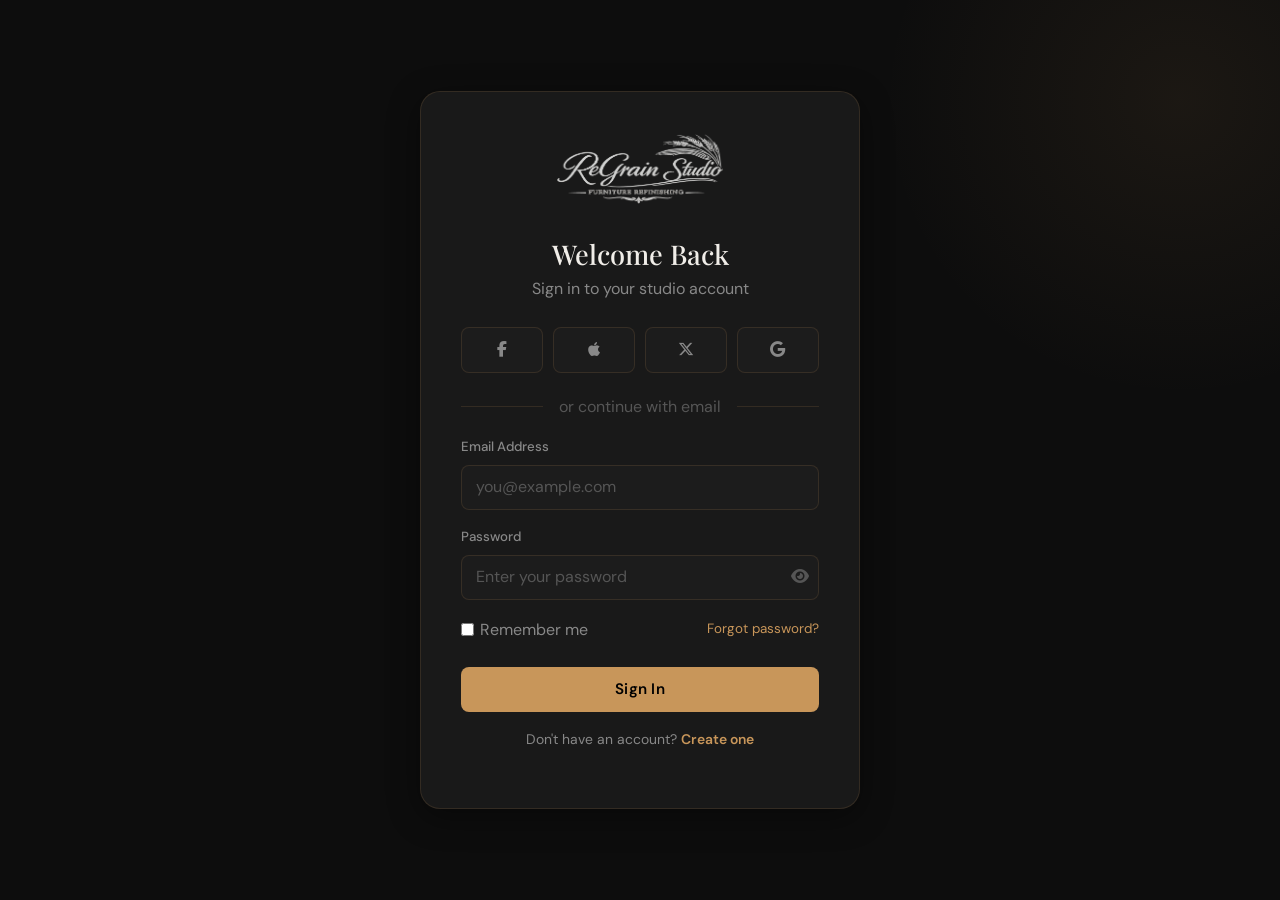
<file: login.html>
<!DOCTYPE html>
<html lang="en">
<head>
  <meta charset="UTF-8"/>
  <meta name="viewport" content="width=device-width, initial-scale=1.0"/>
  <title>Login — ReGrain Studio</title>
  <link rel="icon" type="image/svg+xml" href="favicon.svg"/>
  <link rel="stylesheet" href="https://cdn.jsdelivr.net/npm/bootstrap@5.3.3/dist/css/bootstrap.min.css"/>
  <link rel="stylesheet" href="https://cdnjs.cloudflare.com/ajax/libs/font-awesome/6.5.0/css/all.min.css"/>
  <link href="https://fonts.googleapis.com/css2?family=Playfair+Display:wght@400;600;700;900&family=DM+Sans:wght@300;400;500;600&display=swap" rel="stylesheet"/>
  <link rel="stylesheet" href="style.css"/>
</head>
<body class="dark-mode auth-page">

<div class="auth-wrapper">
  <div class="auth-box">
    <!-- Logo inside box top -->
    <div class="auth-logo-wrap">
      <a href="index.html"><img src="images/refinish.png" alt="ReGrain Studio" class="auth-logo"/></a>
    </div>

    <h2 class="auth-title">Welcome Back</h2>
    <p class="auth-sub">Sign in to your studio account</p>

    <div class="social-auth-row">
      <button class="social-auth-btn" title="Facebook"><i class="fab fa-facebook-f"></i></button>
      <button class="social-auth-btn" title="Apple"><i class="fab fa-apple"></i></button>
      <button class="social-auth-btn" title="Twitter/X"><i class="fab fa-x-twitter"></i></button>
      <button class="social-auth-btn" title="Google"><i class="fab fa-google"></i></button>
    </div>

    <div class="auth-divider"><span>or continue with email</span></div>

    <div class="mb-3">
      <label class="auth-label">Email Address</label>
      <input type="email" class="form-control auth-input" placeholder="you@example.com"/>
    </div>
    <div class="mb-3">
      <label class="auth-label">Password</label>
      <div class="input-pw-wrap">
        <input type="password" class="form-control auth-input" id="loginPassword" placeholder="Enter your password"/>
        <button class="pw-eye-btn" type="button" onclick="togglePassword('loginPassword', this)">
          <i class="fas fa-eye"></i>
        </button>
      </div>
    </div>
    <div class="auth-remember-row">
      <label class="auth-remember">
        <input type="checkbox"/> Remember me
      </label>
      <a href="#" class="auth-forgot">Forgot password?</a>
    </div>

    <button class="btn btn-primary-custom w-100 mt-4 auth-submit">Sign In</button>

    <p class="auth-switch mt-3">Don't have an account? <a href="register.html">Create one</a></p>
  </div>
</div>

<script src="https://cdn.jsdelivr.net/npm/bootstrap@5.3.3/dist/js/bootstrap.bundle.min.js"></script>
<script src="main.js"></script>
</body>
</html>
</file>
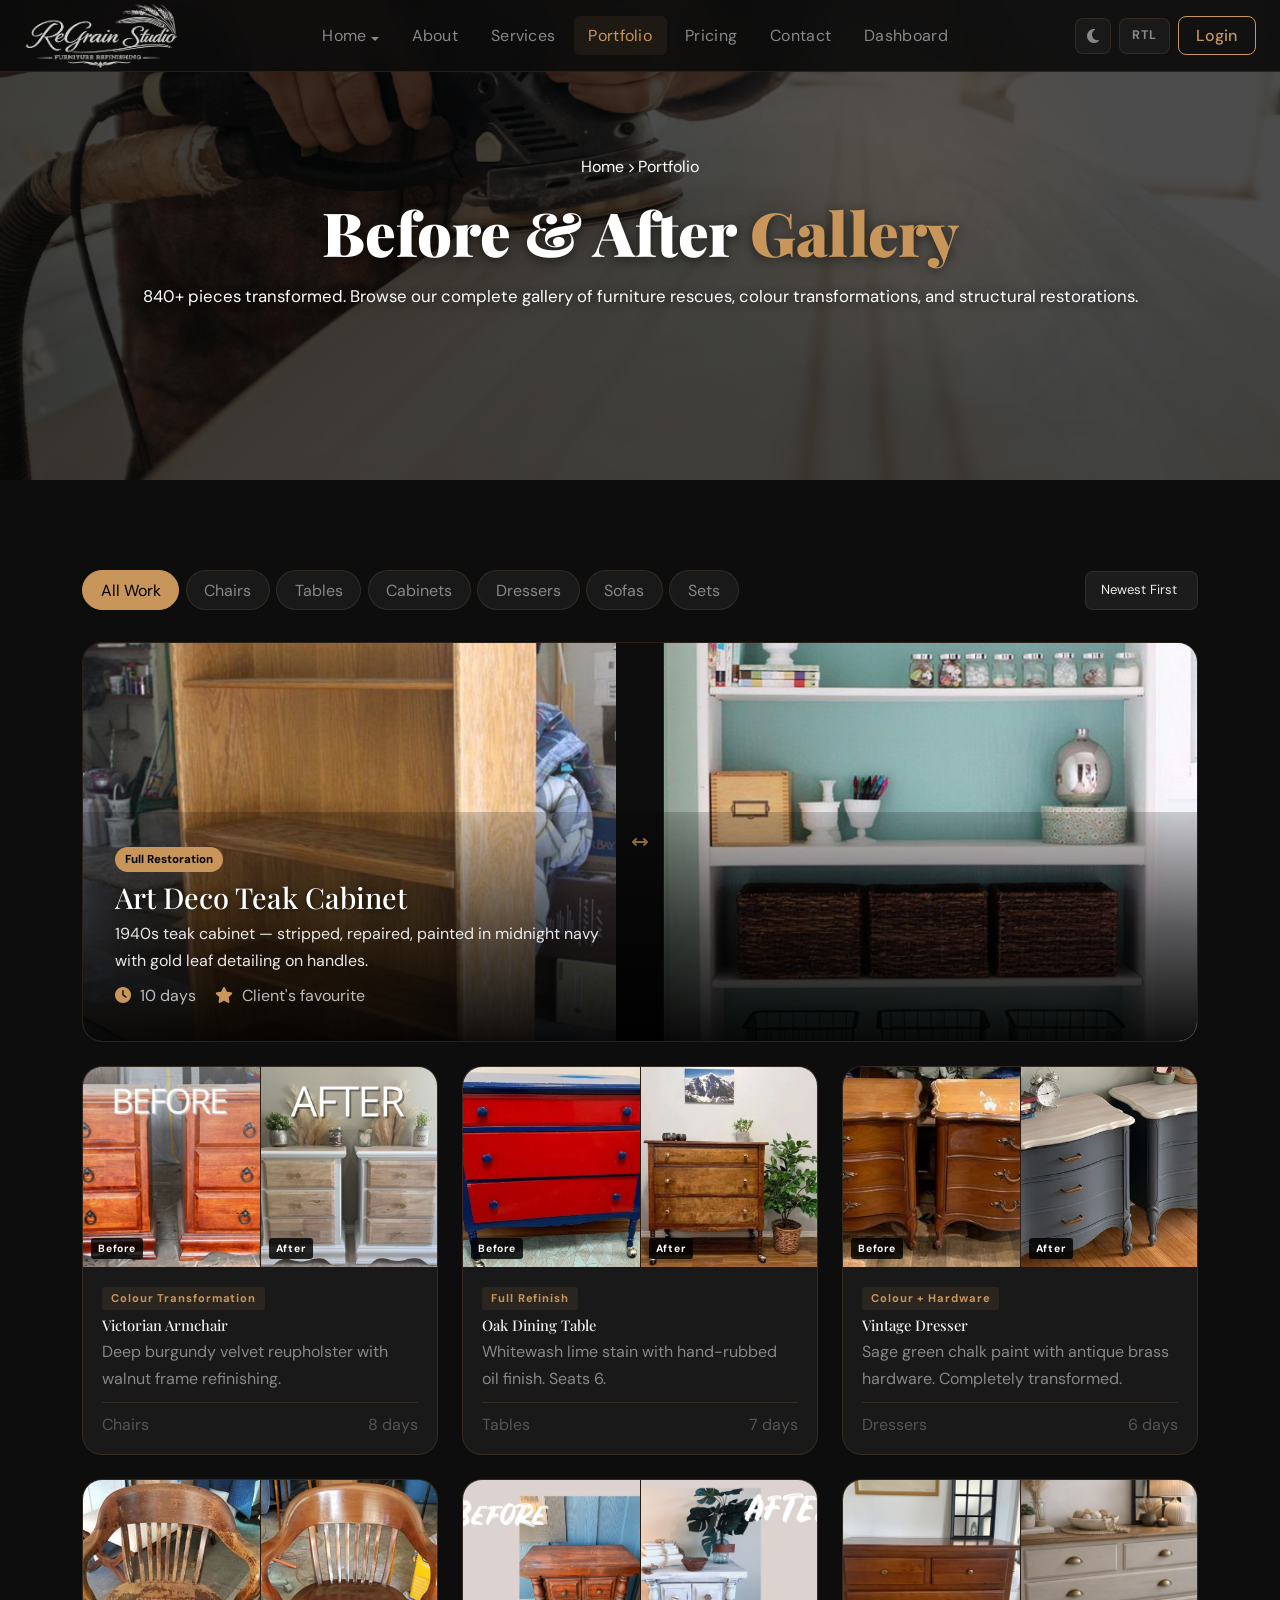
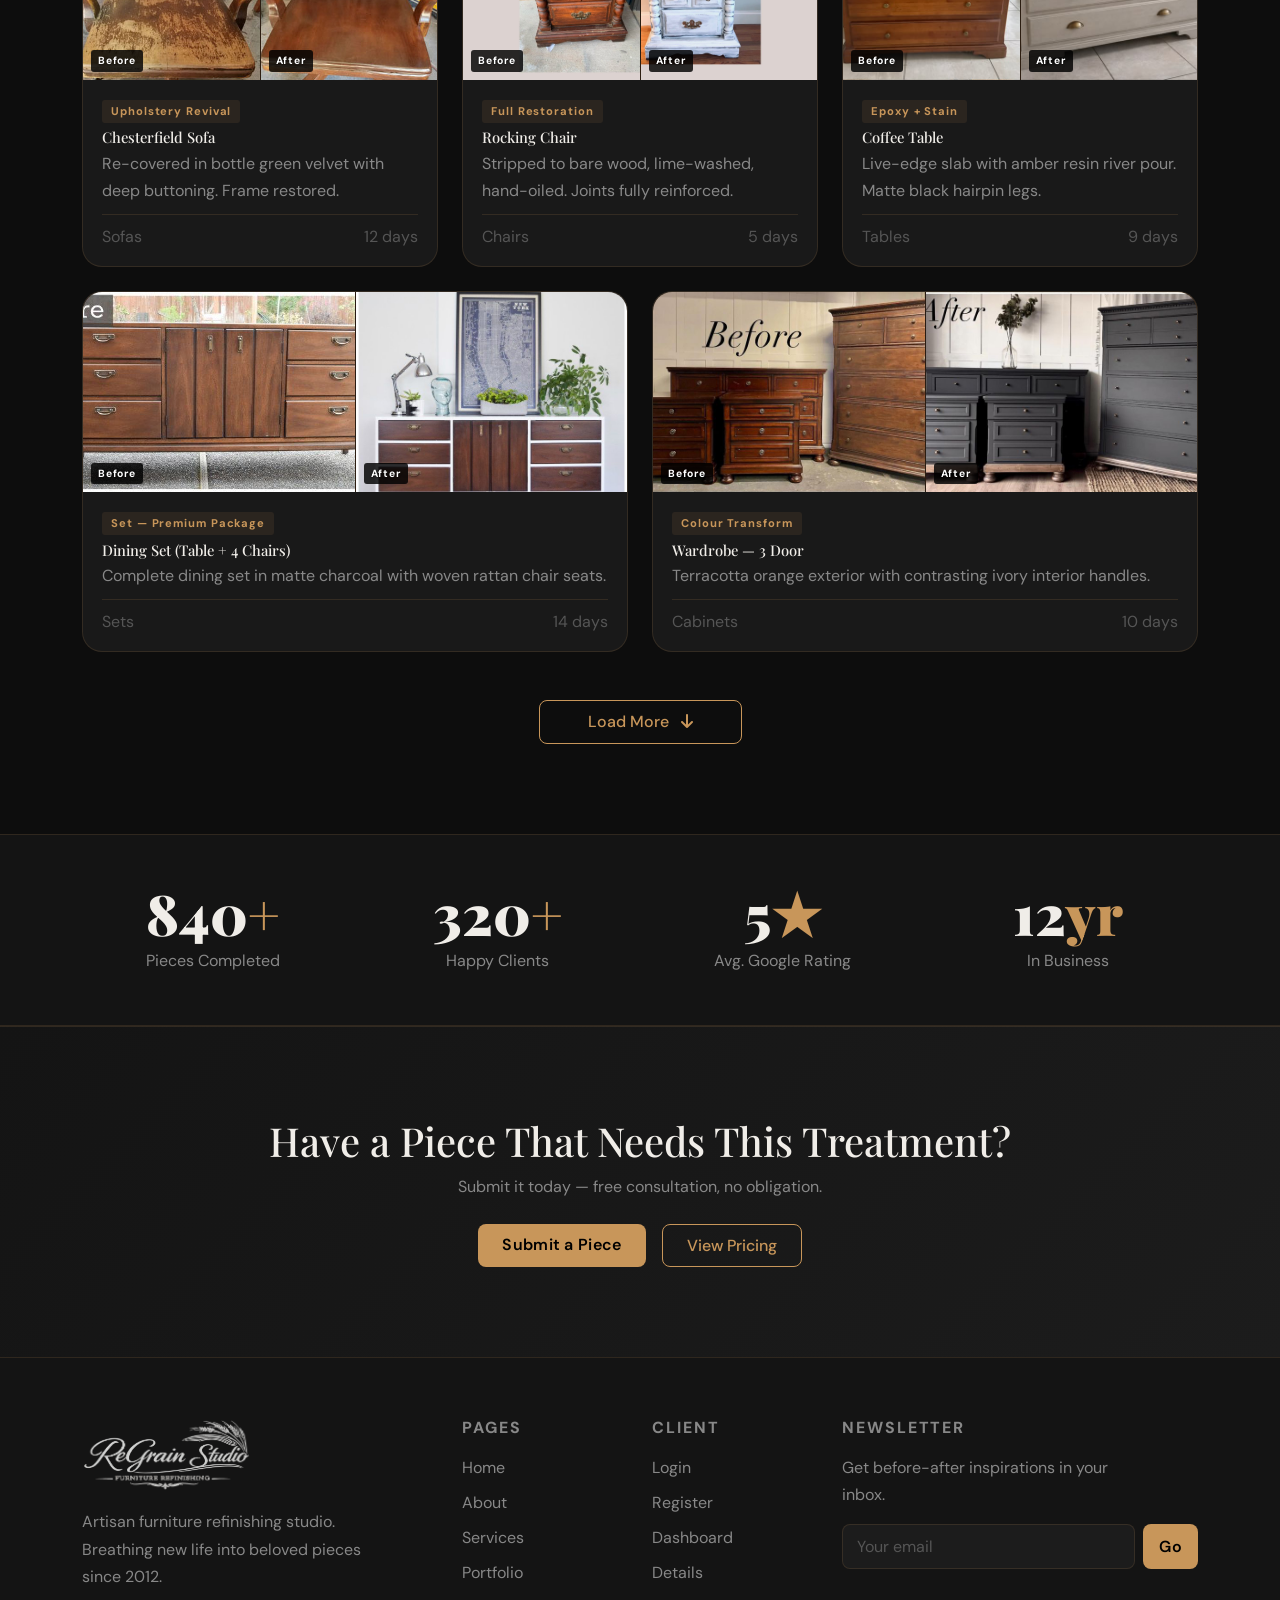
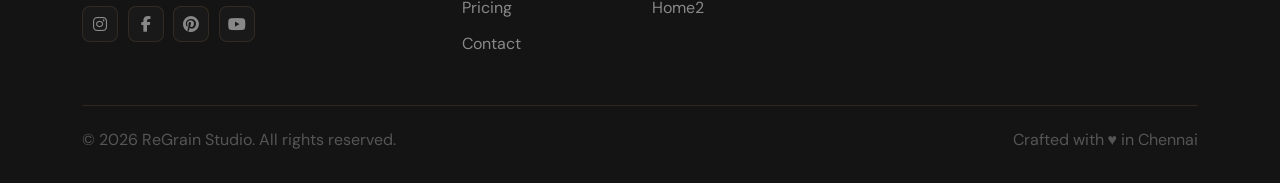
<file: portfolio.html>
<!DOCTYPE html>
<html lang="en">
<head>
  <meta charset="UTF-8"/>
  <meta name="viewport" content="width=device-width, initial-scale=1.0"/>
  <title>Portfolio — ReGrain Studio</title>
  <link rel="icon" type="image/svg+xml" href="favicon.svg"/>
  <link rel="stylesheet" href="https://cdn.jsdelivr.net/npm/bootstrap@5.3.3/dist/css/bootstrap.min.css"/>
  <link rel="stylesheet" href="https://cdnjs.cloudflare.com/ajax/libs/font-awesome/6.5.0/css/all.min.css"/>
  <link href="https://fonts.googleapis.com/css2?family=Playfair+Display:wght@400;600;700;900&family=DM+Sans:wght@300;400;500;600&display=swap" rel="stylesheet"/>
  <link rel="stylesheet" href="style.css"/>
  <link rel="stylesheet" href="pages.css"/>
</head>
<body class="dark-mode">

<nav class="navbar navbar-expand-lg fixed-top" id="mainNav">
  <div class="container-fluid px-4">
    <a class="navbar-brand" href="index.html">
       <img src="images/refinish.png" alt="ReGrain Studio" class="nav-logo"/>
    </a>
    <button class="navbar-toggler hamburger-btn" type="button" id="hamburgerBtn" aria-label="Toggle navigation">
      <span class="ham-line"></span>
      <span class="ham-line"></span>
      <span class="ham-line"></span>
    </button>
    <div class="collapse navbar-collapse" id="navbarNav">
      <ul class="navbar-nav mx-auto gap-1">
        <li class="nav-item dropdown">
          <a class="nav-link dropdown-toggle" href="#" role="button" data-bs-toggle="dropdown">Home</a>
          <ul class="dropdown-menu dark-dropdown">
            <li><a class="dropdown-item" href="index.html">Home 1 — Classic</a></li>
            <li><a class="dropdown-item" href="home2.html">Home 2 — Minimal</a></li>
          </ul>
        </li>
        <li class="nav-item"><a class="nav-link" href="about.html">About</a></li>
        <li class="nav-item"><a class="nav-link" href="services.html">Services</a></li>
        <li class="nav-item active"><a class="nav-link" href="portfolio.html">Portfolio</a></li>
        <li class="nav-item"><a class="nav-link" href="pricing.html">Pricing</a></li>
        <li class="nav-item"><a class="nav-link" href="contact.html">Contact</a></li>
        <li class="nav-item"><a class="nav-link" href="dashboard.html">Dashboard</a></li>
      </ul>
      <div class="nav-actions d-flex align-items-center gap-2">
        <button class="icon-toggle-btn" id="themeToggleBtn" title="Switch to Light Mode">
          <i class="fas fa-moon"></i>
        </button>
        <button class="icon-toggle-btn rtl-toggle-btn" id="rtlToggleBtn" title="Switch to RTL">
          <i class="fas fa-align-right"></i>
          <span class="rtl-label">RTL</span>
        </button>
        <a href="login.html" class="btn btn-login">Login</a>
      </div>
    </div>
  </div>
</nav>

<!-- HERO -->
<section class="page-hero">
  <div class="page-hero-grain"></div>
  <div class="page-hero-glow" style="right:10%;top:-80px;"></div>
  <div class="container">
    <div class="page-hero-inner">
      <div class="page-breadcrumb"><a href="index.html">Home</a> <i class="fas fa-chevron-right"></i> <span>Portfolio</span></div>
      <h1 class="page-hero-title">Before & After <span class="text-accent">Gallery</span></h1>
      <p class="page-hero-desc">840+ pieces transformed. Browse our complete gallery of furniture rescues, colour transformations, and structural restorations.</p>
    </div>
  </div>
</section>

<!-- FILTER + GRID -->
<section class="section-pad">
  <div class="container">

    <!-- Filters -->
    <div class="portfolio-filter-bar">
      <div class="pf-group">
        <button class="filter-btn active" data-filter="all">All Work</button>
        <button class="filter-btn" data-filter="chairs">Chairs</button>
        <button class="filter-btn" data-filter="tables">Tables</button>
        <button class="filter-btn" data-filter="cabinets">Cabinets</button>
        <button class="filter-btn" data-filter="dressers">Dressers</button>
        <button class="filter-btn" data-filter="sofas">Sofas</button>
        <button class="filter-btn" data-filter="sets">Sets</button>
      </div>
      <div class="pf-sort">
        <select class="form-select calc-select" style="width:auto;font-size:0.82rem;" id="portfolioSort">
          <option>Newest First</option>
          <option>Oldest First</option>
          <option>Most Popular</option>
        </select>
      </div>
    </div>

    <!-- Grid -->
    <div class="row g-4" id="portfolioGrid">

      <!-- Featured large item -->
      <div class="col-12 portfolio-item" data-cat="cabinets">
        <div class="portfolio-card-featured">
          <div class="pcf-before"><span class="pcf-label">Before</span><img src="images/bs1.jpg" alt="Workshop"></div>
          <div class="pcf-divider"><div class="pcf-icon"><i class="fas fa-arrows-left-right"></i></div></div>
          <div class="pcf-after"><span class="pcf-label">After</span>
            <img src="images/bs2.jpg" alt="Workshop"></div>
          <div class="pcf-overlay">
            <div class="pcf-info">
              <span class="pcf-tag">Full Restoration</span>
              <h3>Art Deco Teak Cabinet</h3>
              <p>1940s teak cabinet — stripped, repaired, painted in midnight navy with gold leaf detailing on handles.</p>
              <div class="pcf-meta"><span><i class="fas fa-clock"></i> 10 days</span><span><i class="fas fa-star"></i> Client's favourite</span></div>
            </div>
          </div>
        </div>
      </div>

      <!-- Regular items -->
      <div class="col-lg-4 col-md-6 portfolio-item" data-cat="chairs">
        <div class="portfolio-card-full">
          <div class="pcf2-imgs">
            <div class="pcf2-before"><span>Before</span><img src="images/o1.jpg" alt="Workshop"></div>
            <div class="pcf2-after g1"><span>After</span><img src="images/o2.jpg" alt="Workshop"></div>
          </div>
          <div class="pcf2-body">
            <div class="pcf2-tag">Colour Transformation</div>
            <h6>Victorian Armchair</h6>
            <p>Deep burgundy velvet reupholster with walnut frame refinishing.</p>
            <div class="pcf2-footer"><span>Chairs</span><span>8 days</span></div>
          </div>
        </div>
      </div>

      <div class="col-lg-4 col-md-6 portfolio-item" data-cat="tables">
        <div class="portfolio-card-full">
          <div class="pcf2-imgs">
            <div class="pcf2-before"><span>Before</span><img src="images/r1.jpg" alt="Workshop"></div>
            <div class="pcf2-after g2"><span>After</span><img src="images/r2.jpg" alt="Workshop"></div>
          </div>
          <div class="pcf2-body">
            <div class="pcf2-tag">Full Refinish</div>
            <h6>Oak Dining Table</h6>
            <p>Whitewash lime stain with hand-rubbed oil finish. Seats 6.</p>
            <div class="pcf2-footer"><span>Tables</span><span>7 days</span></div>
          </div>
        </div>
      </div>

      <div class="col-lg-4 col-md-6 portfolio-item" data-cat="dressers">
        <div class="portfolio-card-full">
          <div class="pcf2-imgs">
            <div class="pcf2-before"><span>Before</span><img src="images/cp1.jpg" alt="Workshop"></div>
            <div class="pcf2-after g3"><span>After</span><img src="images/cp2.jpg" alt="Workshop"></div>
          </div>
          <div class="pcf2-body">
            <div class="pcf2-tag">Colour + Hardware</div>
            <h6>Vintage Dresser</h6>
            <p>Sage green chalk paint with antique brass hardware. Completely transformed.</p>
            <div class="pcf2-footer"><span>Dressers</span><span>6 days</span></div>
          </div>
        </div>
      </div>

      <div class="col-lg-4 col-md-6 portfolio-item" data-cat="sofas">
        <div class="portfolio-card-full">
          <div class="pcf2-imgs">
            <div class="pcf2-before"><span>Before</span><img src="images/ch2.jpg" alt="Workshop"></div>
            <div class="pcf2-after g4"><span>After</span><img src="images/ch1.jpg" alt="Workshop"></div>
          </div>
          <div class="pcf2-body">
            <div class="pcf2-tag">Upholstery Revival</div>
            <h6>Chesterfield Sofa</h6>
            <p>Re-covered in bottle green velvet with deep buttoning. Frame restored.</p>
            <div class="pcf2-footer"><span>Sofas</span><span>12 days</span></div>
          </div>
        </div>
      </div>

      <div class="col-lg-4 col-md-6 portfolio-item" data-cat="chairs">
        <div class="portfolio-card-full">
          <div class="pcf2-imgs">
            <div class="pcf2-before"><span>Before</span><img src="images/dimg1.jpg" alt="Workshop"></div>
            <div class="pcf2-after g5"><span>After</span><img src="images/dimg2.jpg" alt="Workshop"></div>
          </div>
          <div class="pcf2-body">
            <div class="pcf2-tag">Full Restoration</div>
            <h6>Rocking Chair</h6>
            <p>Stripped to bare wood, lime-washed, hand-oiled. Joints fully reinforced.</p>
            <div class="pcf2-footer"><span>Chairs</span><span>5 days</span></div>
          </div>
        </div>
      </div>

      <div class="col-lg-4 col-md-6 portfolio-item" data-cat="tables">
        <div class="portfolio-card-full">
          <div class="pcf2-imgs">
            <div class="pcf2-before"><span>Before</span><img src="images/bef1.jpg" alt="Workshop"></div>
            <div class="pcf2-after g6"><span>After</span><img src="images/bef2.jpg" alt="Workshop"></div>
          </div>
          <div class="pcf2-body">
            <div class="pcf2-tag">Epoxy + Stain</div>
            <h6>Coffee Table</h6>
            <p>Live-edge slab with amber resin river pour. Matte black hairpin legs.</p>
            <div class="pcf2-footer"><span>Tables</span><span>9 days</span></div>
          </div>
        </div>
      </div>

      <div class="col-lg-6 col-md-6 portfolio-item" data-cat="sets">
        <div class="portfolio-card-full">
          <div class="pcf2-imgs">
            <div class="pcf2-before"><span>Before</span><img src="images/bc1.jpg" alt="Workshop"></div>
            <div class="pcf2-after g7"><span>After</span><img src="images/bc2.jpg" alt="Workshop"></div>
          </div>
          <div class="pcf2-body">
            <div class="pcf2-tag">Set — Premium Package</div>
            <h6>Dining Set (Table + 4 Chairs)</h6>
            <p>Complete dining set in matte charcoal with woven rattan chair seats.</p>
            <div class="pcf2-footer"><span>Sets</span><span>14 days</span></div>
          </div>
        </div>
      </div>

      <div class="col-lg-6 col-md-6 portfolio-item" data-cat="cabinets">
        <div class="portfolio-card-full">
          <div class="pcf2-imgs">
            <div class="pcf2-before"><span>Before</span><img src="images/s1.jpg" alt="Workshop"></div>
            <div class="pcf2-after g8"><span>After</span><img src="images/s2.jpg" alt="Workshop"></div>
          </div>
          <div class="pcf2-body">
            <div class="pcf2-tag">Colour Transform</div>
            <h6>Wardrobe — 3 Door</h6>
            <p>Terracotta orange exterior with contrasting ivory interior handles.</p>
            <div class="pcf2-footer"><span>Cabinets</span><span>10 days</span></div>
          </div>
        </div>
      </div>

    </div>

    <!-- Load More -->
    <div class="text-center mt-5">
      <button class="btn btn-outline-custom btn-lg px-5" id="loadMoreBtn">Load More <i class="fas fa-arrow-down ms-2"></i></button>
    </div>

  </div>
</section>

<!-- STATS BAND -->
<section class="numbers-band">
  <div class="container">
    <div class="row g-4 text-center">
      <div class="col-6 col-lg-3"><div class="number-item"><span class="big-num">840<span class="text-accent">+</span></span><span class="num-label">Pieces Completed</span></div></div>
      <div class="col-6 col-lg-3"><div class="number-item"><span class="big-num">320<span class="text-accent">+</span></span><span class="num-label">Happy Clients</span></div></div>
      <div class="col-6 col-lg-3"><div class="number-item"><span class="big-num">5<span class="text-accent">★</span></span><span class="num-label">Avg. Google Rating</span></div></div>
      <div class="col-6 col-lg-3"><div class="number-item"><span class="big-num">12<span class="text-accent">yr</span></span><span class="num-label">In Business</span></div></div>
    </div>
  </div>
</section>

<!-- CTA -->
<section class="about-cta-section">
  <div class="container text-center">
    <h2>Have a Piece That Needs This Treatment?</h2>
    <p>Submit it today — free consultation, no obligation.</p>
    <div class="d-flex gap-3 justify-content-center flex-wrap mt-4">
      <a href="dashboard.html" class="btn btn-primary-custom btn-lg">Submit a Piece</a>
      <a href="pricing.html" class="btn btn-outline-custom btn-lg">View Pricing</a>
    </div>
  </div>
</section>

<!-- FOOTER -->
<footer class="site-footer">
  <div class="container">
    <div class="row g-4">
      <div class="col-lg-4">
        <a href="index.html"><img src="images/refinish.png" alt="ReGrain" class="footer-logo"/></a>
        <p class="footer-desc mt-3">Artisan furniture refinishing studio. Breathing new life into beloved pieces since 2012.</p>
        <div class="social-links mt-3">
          <a href="#" class="social-link"><i class="fab fa-instagram"></i></a>
          <a href="#" class="social-link"><i class="fab fa-facebook-f"></i></a>
          <a href="#" class="social-link"><i class="fab fa-pinterest"></i></a>
          <a href="#" class="social-link"><i class="fab fa-youtube"></i></a>
        </div>
      </div>
      <div class="col-lg-2 col-6">
        <h6 class="footer-heading">Pages</h6>
        <ul class="footer-links">
          <li><a href="index.html">Home</a></li>
          <li><a href="about.html">About</a></li>
          <li><a href="services.html">Services</a></li>
          <li><a href="portfolio.html">Portfolio</a></li>
          <li><a href="pricing.html">Pricing</a></li>
          <li><a href="contact.html">Contact</a></li>
        </ul>
      </div>
      <div class="col-lg-2 col-6">
        <h6 class="footer-heading">Client</h6>
        <ul class="footer-links">
          <li><a href="login.html">Login</a></li>
          <li><a href="register.html">Register</a></li>
          <li><a href="dashboard.html">Dashboard</a></li>
          <li><a href="#">Details</a></li>
          <li><a href="#">Home2</a></li>
        </ul>
      </div>
      <div class="col-lg-4">
        <h6 class="footer-heading">Newsletter</h6>
        <p class="footer-desc">Get before-after inspirations in your inbox.</p>
        <div class="newsletter-form d-flex gap-2 mt-2">
          <input type="email" class="form-control custom-input" placeholder="Your email"/>
          <button class="btn btn-primary-custom px-3">Go</button>
        </div>
      </div>
    </div>
    <div class="footer-bottom">
      <span>© 2026 ReGrain Studio. All rights reserved.</span>
      <span>Crafted with ♥ in Chennai</span>
    </div>
  </div>
</footer>
<button class="scroll-top-btn" id="scrollTopBtn"><i class="fas fa-arrow-up"></i></button>
<script src="https://cdn.jsdelivr.net/npm/bootstrap@5.3.3/dist/js/bootstrap.bundle.min.js"></script>
<script src="main.js"></script>
</body>
</html>
</file>
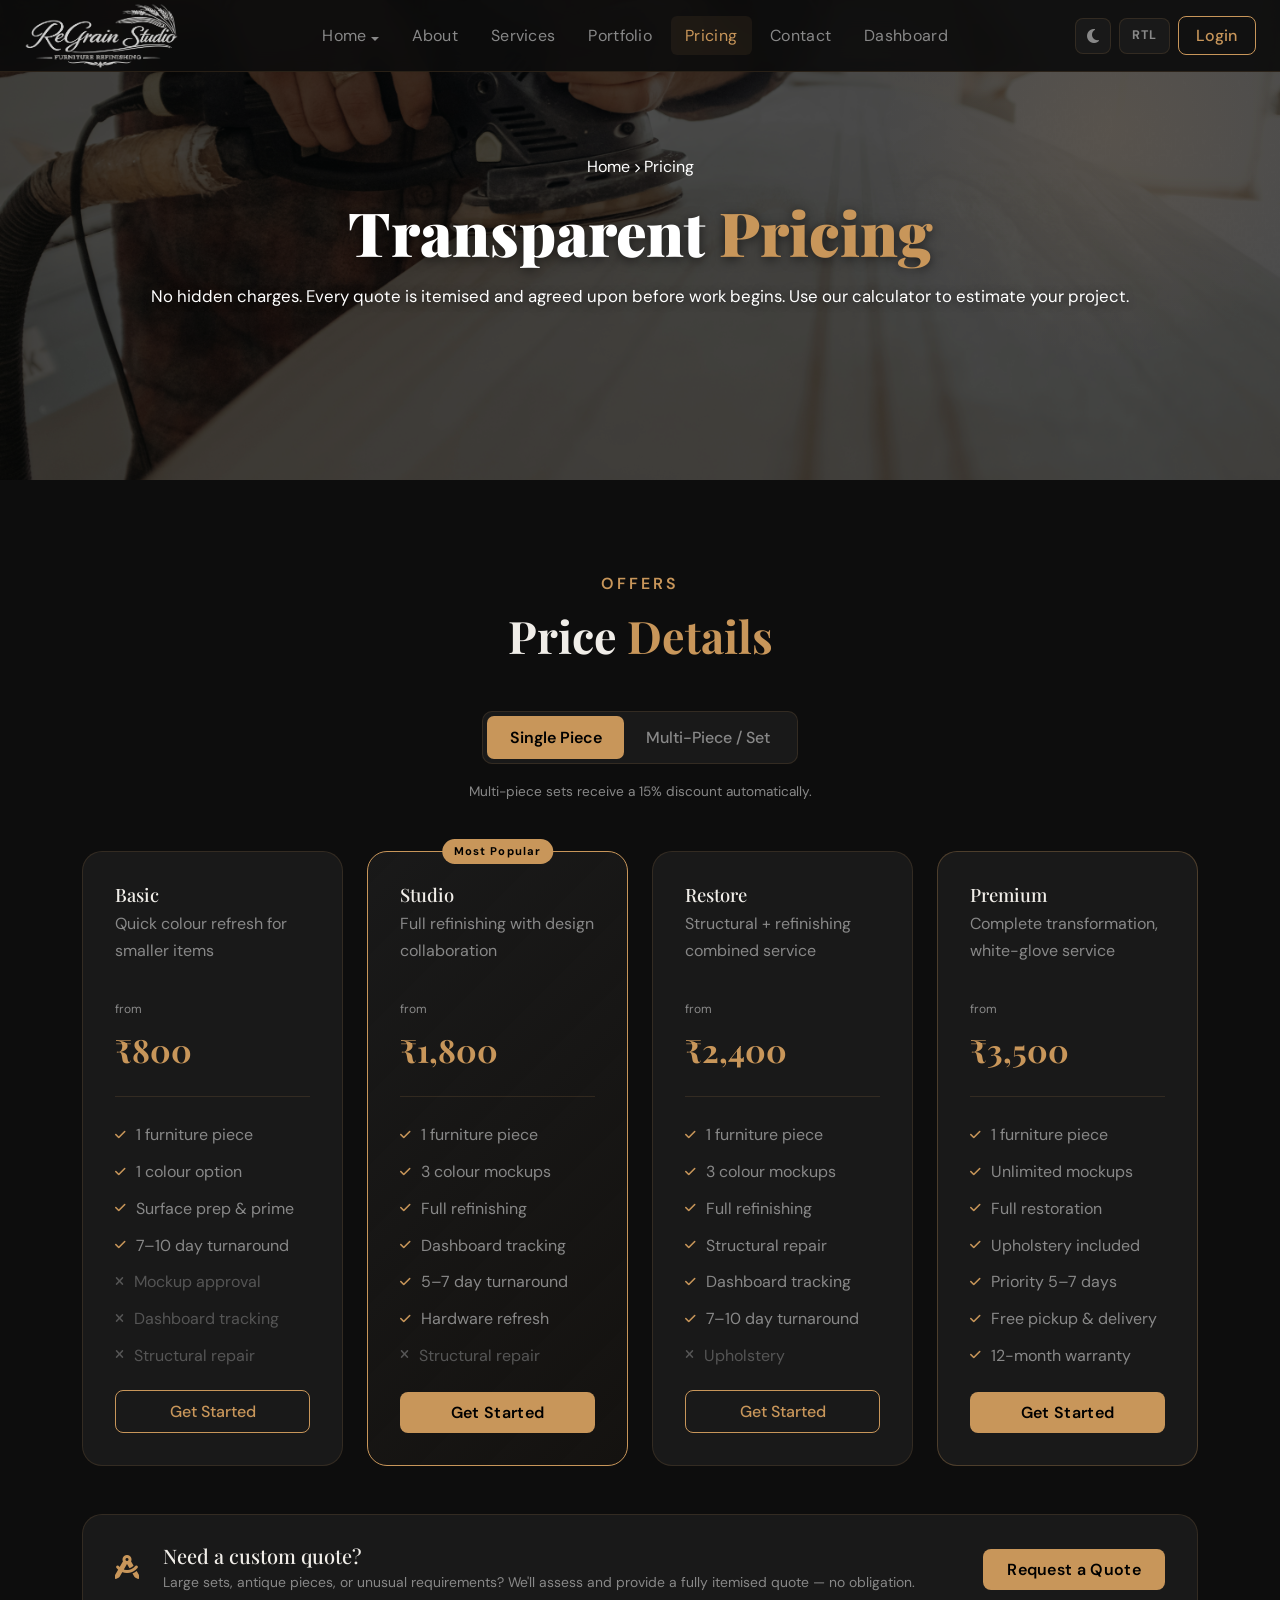
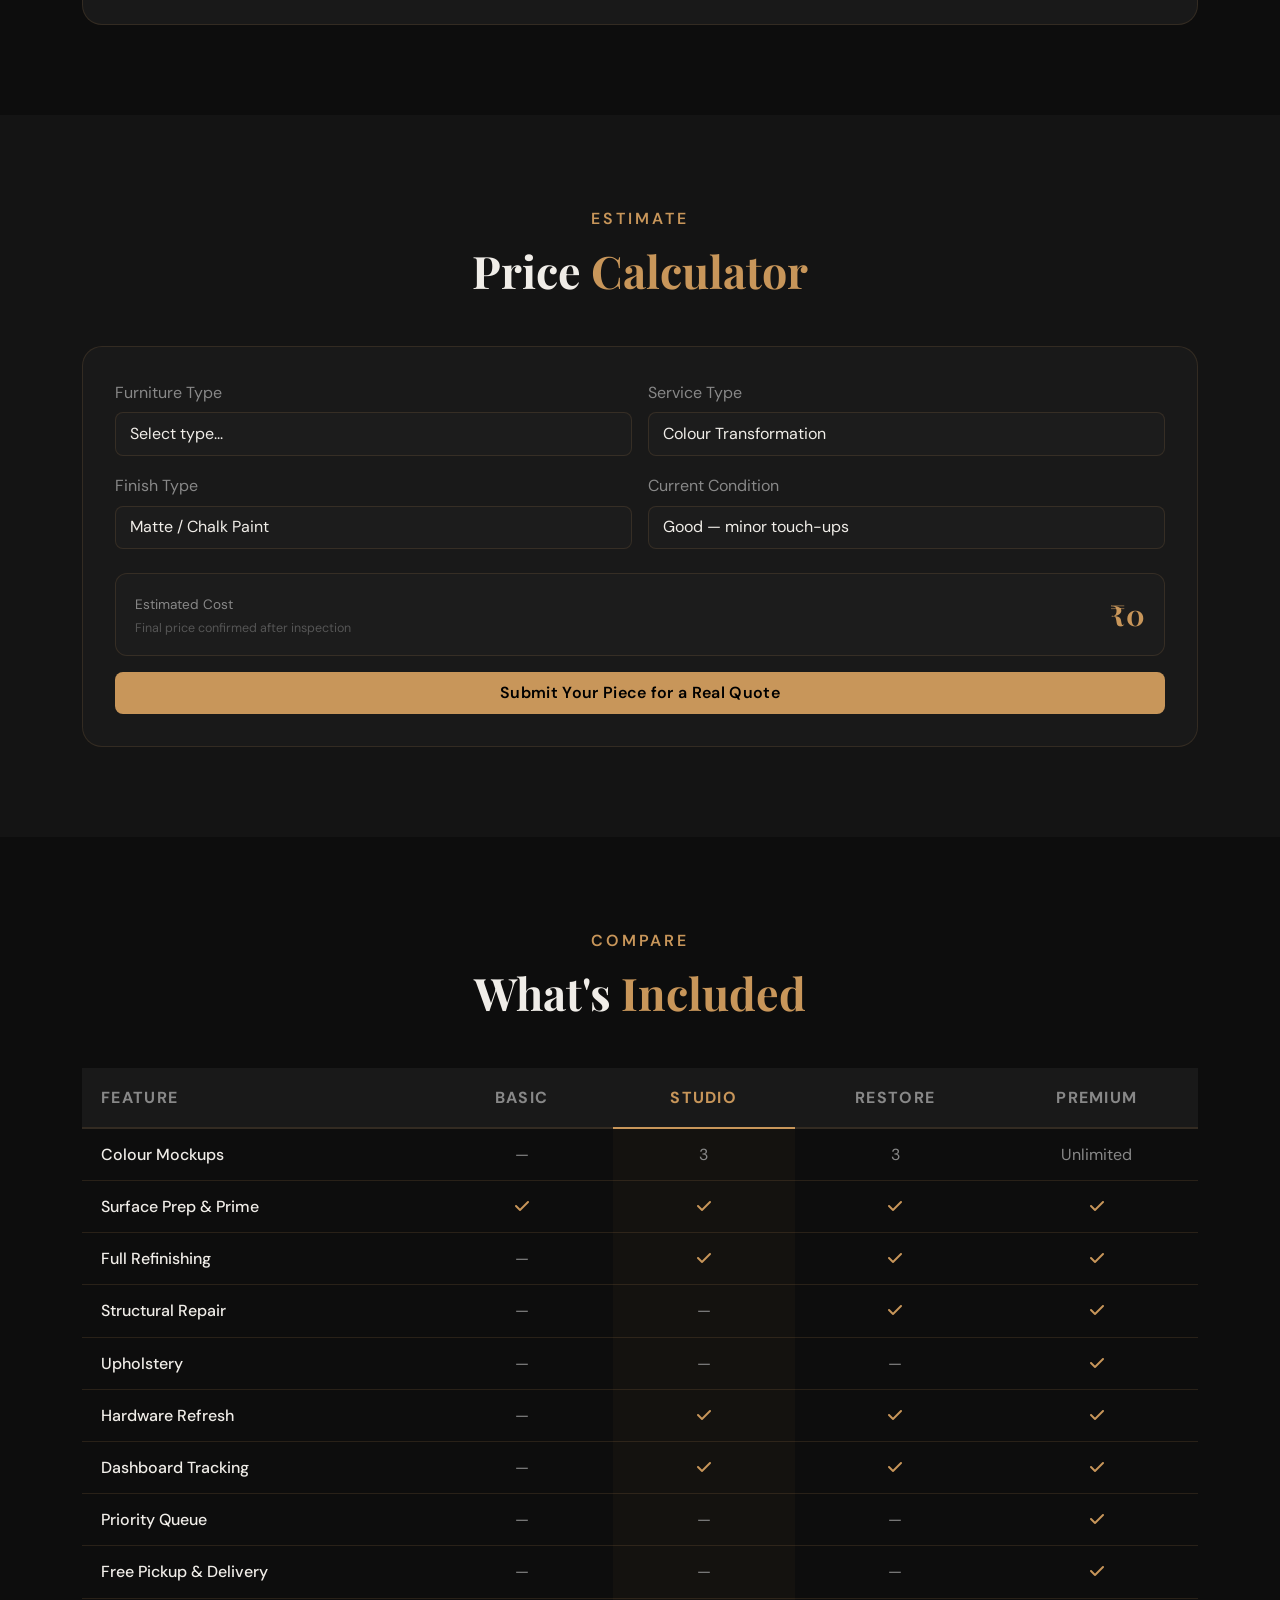
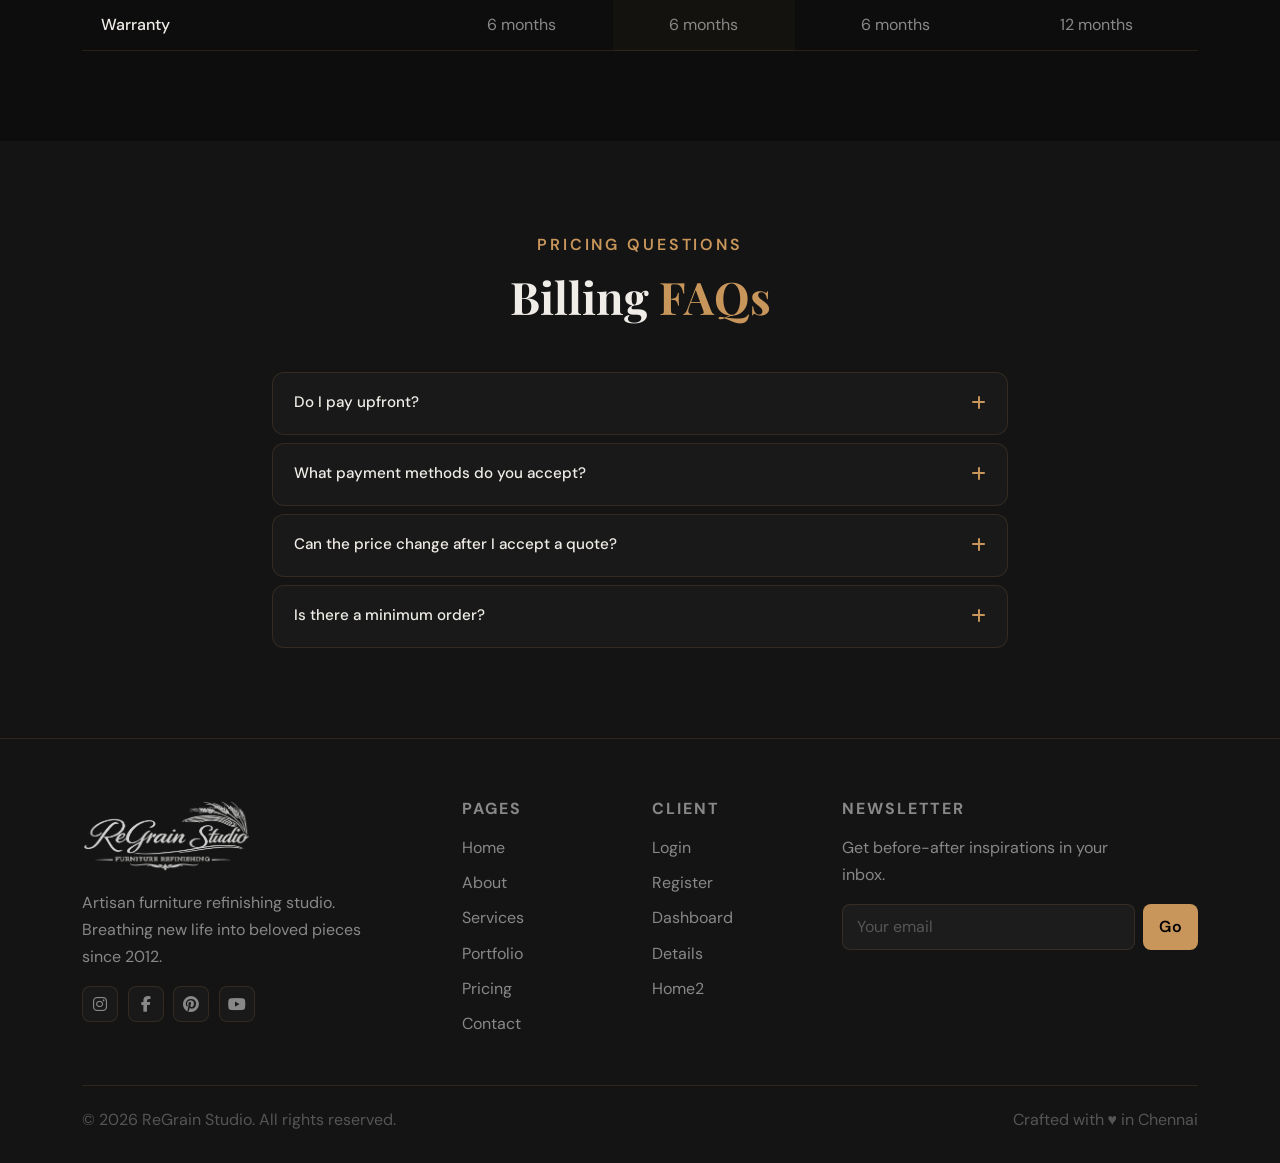
<file: pricing.html>
<!DOCTYPE html>
<html lang="en">
<head>
  <meta charset="UTF-8"/>
  <meta name="viewport" content="width=device-width, initial-scale=1.0"/>
  <title>Pricing — ReGrain Studio</title>
  <link rel="icon" type="image/svg+xml" href="favicon.svg"/>
  <link rel="stylesheet" href="https://cdn.jsdelivr.net/npm/bootstrap@5.3.3/dist/css/bootstrap.min.css"/>
  <link rel="stylesheet" href="https://cdnjs.cloudflare.com/ajax/libs/font-awesome/6.5.0/css/all.min.css"/>
  <link href="https://fonts.googleapis.com/css2?family=Playfair+Display:wght@400;600;700;900&family=DM+Sans:wght@300;400;500;600&display=swap" rel="stylesheet"/>
  <link rel="stylesheet" href="style.css"/>
  <link rel="stylesheet" href="pages.css"/>
</head>
<body class="dark-mode">

<nav class="navbar navbar-expand-lg fixed-top" id="mainNav">
  <div class="container-fluid px-4">
    <a class="navbar-brand" href="index.html">
       <img src="images/refinish.png" alt="ReGrain Studio" class="nav-logo"/>
    </a>
    <button class="navbar-toggler hamburger-btn" type="button" id="hamburgerBtn" aria-label="Toggle navigation">
      <span class="ham-line"></span>
      <span class="ham-line"></span>
      <span class="ham-line"></span>
    </button>
    <div class="collapse navbar-collapse" id="navbarNav">
      <ul class="navbar-nav mx-auto gap-1">
        <li class="nav-item dropdown">
          <a class="nav-link dropdown-toggle" href="#" role="button" data-bs-toggle="dropdown">Home</a>
          <ul class="dropdown-menu dark-dropdown">
            <li><a class="dropdown-item" href="index.html">Home 1 — Classic</a></li>
            <li><a class="dropdown-item" href="home2.html">Home 2 — Minimal</a></li>
          </ul>
        </li>
        <li class="nav-item"><a class="nav-link" href="about.html">About</a></li>
        <li class="nav-item"><a class="nav-link" href="services.html">Services</a></li>
        <li class="nav-item"><a class="nav-link" href="portfolio.html">Portfolio</a></li>
        <li class="nav-item active"><a class="nav-link" href="pricing.html">Pricing</a></li>
        <li class="nav-item"><a class="nav-link" href="contact.html">Contact</a></li>
        <li class="nav-item"><a class="nav-link" href="dashboard.html">Dashboard</a></li>
      </ul>
      <div class="nav-actions d-flex align-items-center gap-2">
        <button class="icon-toggle-btn" id="themeToggleBtn" title="Switch to Light Mode">
          <i class="fas fa-moon"></i>
        </button>
        <button class="icon-toggle-btn rtl-toggle-btn" id="rtlToggleBtn" title="Switch to RTL">
          <i class="fas fa-align-right"></i>
          <span class="rtl-label">RTL</span>
        </button>
        <a href="login.html" class="btn btn-login">Login</a>
      </div>
    </div>
  </div>
</nav>

<!-- HERO -->
<section class="page-hero">
  <div class="page-hero-grain"></div>
  <div class="page-hero-glow"></div>
  <div class="container">
    <div class="page-hero-inner">
      <div class="page-breadcrumb"><a href="index.html">Home</a> <i class="fas fa-chevron-right"></i> <span>Pricing</span></div>
      <h1 class="page-hero-title">Transparent <span class="text-accent">Pricing</span></h1>
      <p class="page-hero-desc">No hidden charges. Every quote is itemised and agreed upon before work begins. Use our calculator to estimate your project.</p>
    </div>
  </div>
</section>

<!-- TOGGLE: SINGLE / MULTI -->
<section class="section-pad">
  <div class="container">
<div class="text-center mb-5">
          <span class="section-eyebrow">Offers</span>
          <h2 class="section-title">Price <span class="text-accent">Details</span></h2>
        </div>
    <div class="pricing-toggle-wrap text-center mb-5">
      <div class="pricing-toggle">
        <button class="pt-btn active" data-mode="single">Single Piece</button>
        <button class="pt-btn" data-mode="multi">Multi-Piece / Set</button>
      </div>
      <p class="mt-3" style="color:var(--text-muted);font-size:0.85rem;">Multi-piece sets receive a 15% discount automatically.</p>
    </div>

    <!-- Pricing Cards -->
    <div class="row g-4 justify-content-center" id="pricingCards">
      <div class="col-lg-3 col-md-6">
        <div class="pricing-card">
          <div class="pc-header">
            
            <h5>Basic</h5>
            <p>Quick colour refresh for smaller items</p>
          </div>
          <div class="pc-price"><span class="pc-from">from</span><span class="pc-num" data-single="800" data-multi="680">₹800</span></div>
          <div class="pc-divider"></div>
          <ul class="pc-features">
            <li class="yes"><i class="fas fa-check"></i> 1 furniture piece</li>
            <li class="yes"><i class="fas fa-check"></i> 1 colour option</li>
            <li class="yes"><i class="fas fa-check"></i> Surface prep & prime</li>
            <li class="yes"><i class="fas fa-check"></i> 7–10 day turnaround</li>
            <li class="no"><i class="fas fa-times"></i> Mockup approval</li>
            <li class="no"><i class="fas fa-times"></i> Dashboard tracking</li>
            <li class="no"><i class="fas fa-times"></i> Structural repair</li>
          </ul>
          <a href="dashboard.html" class="btn btn-outline-custom w-100 mt-3">Get Started</a>
        </div>
      </div>

      <div class="col-lg-3 col-md-6">
        <div class="pricing-card popular">
          <div class="pc-popular-badge">Most Popular</div>
          <div class="pc-header">
            
            <h5>Studio</h5>
            <p>Full refinishing with design collaboration</p>
          </div>
          <div class="pc-price"><span class="pc-from">from</span><span class="pc-num" data-single="1800" data-multi="1530">₹1,800</span></div>
          <div class="pc-divider"></div>
          <ul class="pc-features">
            <li class="yes"><i class="fas fa-check"></i> 1 furniture piece</li>
            <li class="yes"><i class="fas fa-check"></i> 3 colour mockups</li>
            <li class="yes"><i class="fas fa-check"></i> Full refinishing</li>
            <li class="yes"><i class="fas fa-check"></i> Dashboard tracking</li>
            <li class="yes"><i class="fas fa-check"></i> 5–7 day turnaround</li>
            <li class="yes"><i class="fas fa-check"></i> Hardware refresh</li>
            <li class="no"><i class="fas fa-times"></i> Structural repair</li>
          </ul>
          <a href="dashboard.html" class="btn btn-primary-custom w-100 mt-3">Get Started</a>
        </div>
      </div>

      <div class="col-lg-3 col-md-6">
        <div class="pricing-card">
          <div class="pc-header">
            
            <h5>Restore</h5>
            <p>Structural + refinishing combined service</p>
          </div>
          <div class="pc-price"><span class="pc-from">from</span><span class="pc-num" data-single="2400" data-multi="2040">₹2,400</span></div>
          <div class="pc-divider"></div>
          <ul class="pc-features">
            <li class="yes"><i class="fas fa-check"></i> 1 furniture piece</li>
            <li class="yes"><i class="fas fa-check"></i> 3 colour mockups</li>
            <li class="yes"><i class="fas fa-check"></i> Full refinishing</li>
            <li class="yes"><i class="fas fa-check"></i> Structural repair</li>
            <li class="yes"><i class="fas fa-check"></i> Dashboard tracking</li>
            <li class="yes"><i class="fas fa-check"></i> 7–10 day turnaround</li>
            <li class="no"><i class="fas fa-times"></i> Upholstery</li>
          </ul>
          <a href="dashboard.html" class="btn btn-outline-custom w-100 mt-3">Get Started</a>
        </div>
      </div>

      <div class="col-lg-3 col-md-6">
        <div class="pricing-card premium">
          <div class="pc-header">
            
            <h5>Premium</h5>
            <p>Complete transformation, white-glove service</p>
          </div>
          <div class="pc-price"><span class="pc-from">from</span><span class="pc-num" data-single="3500" data-multi="2975">₹3,500</span></div>
          <div class="pc-divider"></div>
          <ul class="pc-features">
            <li class="yes"><i class="fas fa-check"></i> 1 furniture piece</li>
            <li class="yes"><i class="fas fa-check"></i> Unlimited mockups</li>
            <li class="yes"><i class="fas fa-check"></i> Full restoration</li>
            <li class="yes"><i class="fas fa-check"></i> Upholstery included</li>
            <li class="yes"><i class="fas fa-check"></i> Priority 5–7 days</li>
            <li class="yes"><i class="fas fa-check"></i> Free pickup & delivery</li>
            <li class="yes"><i class="fas fa-check"></i> 12-month warranty</li>
          </ul>
          <a href="dashboard.html" class="btn btn-primary-custom w-100 mt-3">Get Started</a>
        </div>
      </div>
    </div>

    <!-- Custom quote -->
    <div class="custom-quote-banner mt-5">
      <div><i class="fas fa-drafting-compass text-accent" style="font-size:1.5rem;"></i></div>
      <div>
        <h5>Need a custom quote?</h5>
        <p>Large sets, antique pieces, or unusual requirements? We'll assess and provide a fully itemised quote — no obligation.</p>
      </div>
      <a href="contact.html" class="btn btn-primary-custom flex-shrink-0">Request a Quote</a>
    </div>

  </div>
</section>

<!-- CALCULATOR -->
<section class="section-pad bg-alt">
  <div class="container">
    <div class="row justify-content-center">
      <div class="col-lg-12">
        <div class="text-center mb-5">
          <span class="section-eyebrow">Estimate</span>
          <h2 class="section-title">Price <span class="text-accent">Calculator</span></h2>
        </div>
        <div class="calc-card">
          <div class="row g-3">
            <div class="col-md-6">
              <label class="calc-label">Furniture Type</label>
              <select class="form-select calc-select" id="furnitureType">
                <option value="0">Select type...</option>
                <option value="80">Chair / Stool</option>
                <option value="150">Coffee Table</option>
                <option value="220">Dining Table</option>
                <option value="180">Dresser / Chest</option>
                <option value="300">Wardrobe / Cabinet</option>
                <option value="400">Dining Set (4 + table)</option>
              </select>
            </div>
            <div class="col-md-6">
              <label class="calc-label">Service Type</label>
              <select class="form-select calc-select" id="serviceType">
                <option value="1">Colour Transformation</option>
                <option value="1.3">Full Refinishing</option>
                <option value="1.5">Structural + Refinishing</option>
                <option value="1.8">Premium Restoration</option>
              </select>
            </div>
            <div class="col-md-6">
              <label class="calc-label">Finish Type</label>
              <select class="form-select calc-select" id="finishType">
                <option value="0">Matte / Chalk Paint</option>
                <option value="30">Satin Lacquer</option>
                <option value="50">High Gloss</option>
                <option value="80">Two-Tone / Special Effect</option>
              </select>
            </div>
            <div class="col-md-6">
              <label class="calc-label">Current Condition</label>
              <select class="form-select calc-select" id="conditionSelect">
                <option value="0">Good — minor touch-ups</option>
                <option value="40">Fair — needs work</option>
                <option value="80">Poor — major repairs</option>
              </select>
            </div>
          </div>
          <div class="calc-result mt-4">
            <div>
              <span style="font-size:0.85rem;color:var(--text-muted);">Estimated Cost</span>
              <div style="font-size:0.78rem;color:var(--text-dim);">Final price confirmed after inspection</div>
            </div>
            <span class="calc-price" id="calcPrice">₹0</span>
          </div>
          <a href="dashboard.html" class="btn btn-primary-custom w-100 mt-3">Submit Your Piece for a Real Quote</a>
        </div>
      </div>
    </div>
  </div>
</section>

<!-- COMPARISON TABLE -->
<section class="section-pad">
  <div class="container">
    <div class="text-center mb-5">
      <span class="section-eyebrow">Compare</span>
      <h2 class="section-title">What's <span class="text-accent">Included</span></h2>
    </div>
    <div class="comparison-table-wrap">
      <table class="comparison-table">
        <thead>
          <tr>
            <th>Feature</th>
            <th>Basic</th>
            <th class="highlight-col">Studio</th>
            <th>Restore</th>
            <th>Premium</th>
          </tr>
        </thead>
        <tbody>
          <tr><td>Colour Mockups</td><td>—</td><td class="highlight-col">3</td><td>3</td><td>Unlimited</td></tr>
          <tr><td>Surface Prep & Prime</td><td><i class="fas fa-check text-accent"></i></td><td class="highlight-col"><i class="fas fa-check text-accent"></i></td><td><i class="fas fa-check text-accent"></i></td><td><i class="fas fa-check text-accent"></i></td></tr>
          <tr><td>Full Refinishing</td><td>—</td><td class="highlight-col"><i class="fas fa-check text-accent"></i></td><td><i class="fas fa-check text-accent"></i></td><td><i class="fas fa-check text-accent"></i></td></tr>
          <tr><td>Structural Repair</td><td>—</td><td class="highlight-col">—</td><td><i class="fas fa-check text-accent"></i></td><td><i class="fas fa-check text-accent"></i></td></tr>
          <tr><td>Upholstery</td><td>—</td><td class="highlight-col">—</td><td>—</td><td><i class="fas fa-check text-accent"></i></td></tr>
          <tr><td>Hardware Refresh</td><td>—</td><td class="highlight-col"><i class="fas fa-check text-accent"></i></td><td><i class="fas fa-check text-accent"></i></td><td><i class="fas fa-check text-accent"></i></td></tr>
          <tr><td>Dashboard Tracking</td><td>—</td><td class="highlight-col"><i class="fas fa-check text-accent"></i></td><td><i class="fas fa-check text-accent"></i></td><td><i class="fas fa-check text-accent"></i></td></tr>
          <tr><td>Priority Queue</td><td>—</td><td class="highlight-col">—</td><td>—</td><td><i class="fas fa-check text-accent"></i></td></tr>
          <tr><td>Free Pickup & Delivery</td><td>—</td><td class="highlight-col">—</td><td>—</td><td><i class="fas fa-check text-accent"></i></td></tr>
          <tr><td>Warranty</td><td>6 months</td><td class="highlight-col">6 months</td><td>6 months</td><td>12 months</td></tr>
        </tbody>
      </table>
    </div>
  </div>
</section>

<!-- FAQ -->
<section class="section-pad bg-alt">
  <div class="container">
    <div class="row justify-content-center">
      <div class="col-lg-8">
        <div class="text-center mb-5">
          <span class="section-eyebrow">Pricing Questions</span>
          <h2 class="section-title">Billing <span class="text-accent">FAQs</span></h2>
        </div>
        <div class="faq-list">
          <div class="faq-item"><button class="faq-btn"><span>Do I pay upfront?</span><i class="fas fa-plus"></i></button><div class="faq-body">We collect a 30% advance once the quote is approved and work begins. The remaining 70% is due on completion, before delivery.</div></div>
          <div class="faq-item"><button class="faq-btn"><span>What payment methods do you accept?</span><i class="fas fa-plus"></i></button><div class="faq-body">We accept UPI, NEFT/IMPS, all major credit/debit cards, and cash for in-studio pickups. Invoices are available for corporate clients.</div></div>
          <div class="faq-item"><button class="faq-btn"><span>Can the price change after I accept a quote?</span><i class="fas fa-plus"></i></button><div class="faq-body">The quoted price is fixed unless additional structural issues are discovered once we begin. We'll always notify you and get approval before any additional work that affects cost.</div></div>
          <div class="faq-item"><button class="faq-btn"><span>Is there a minimum order?</span><i class="fas fa-plus"></i></button><div class="faq-body">Our minimum job value is ₹500. There is no minimum for the number of pieces — we're happy to work on a single chair or a full home's worth of furniture.</div></div>
        </div>
      </div>
    </div>
  </div>
</section>

<!-- FOOTER -->
<footer class="site-footer">
  <div class="container">
    <div class="row g-4">
      <div class="col-lg-4">
        <a href="index.html"><img src="images/refinish.png" alt="ReGrain" class="footer-logo"/></a>
        <p class="footer-desc mt-3">Artisan furniture refinishing studio. Breathing new life into beloved pieces since 2012.</p>
        <div class="social-links mt-3">
          <a href="#" class="social-link"><i class="fab fa-instagram"></i></a>
          <a href="#" class="social-link"><i class="fab fa-facebook-f"></i></a>
          <a href="#" class="social-link"><i class="fab fa-pinterest"></i></a>
          <a href="#" class="social-link"><i class="fab fa-youtube"></i></a>
        </div>
      </div>
      <div class="col-lg-2 col-6">
        <h6 class="footer-heading">Pages</h6>
        <ul class="footer-links">
          <li><a href="index.html">Home</a></li>
          <li><a href="about.html">About</a></li>
          <li><a href="services.html">Services</a></li>
          <li><a href="portfolio.html">Portfolio</a></li>
          <li><a href="pricing.html">Pricing</a></li>
          <li><a href="contact.html">Contact</a></li>
        </ul>
      </div>
      <div class="col-lg-2 col-6">
        <h6 class="footer-heading">Client</h6>
        <ul class="footer-links">
          <li><a href="login.html">Login</a></li>
          <li><a href="register.html">Register</a></li>
          <li><a href="dashboard.html">Dashboard</a></li>
          <li><a href="#">Details</a></li>
          <li><a href="#">Home2</a></li>
        </ul>
      </div>
      <div class="col-lg-4">
        <h6 class="footer-heading">Newsletter</h6>
        <p class="footer-desc">Get before-after inspirations in your inbox.</p>
        <div class="newsletter-form d-flex gap-2 mt-2">
          <input type="email" class="form-control custom-input" placeholder="Your email"/>
          <button class="btn btn-primary-custom px-3">Go</button>
        </div>
      </div>
    </div>
    <div class="footer-bottom">
      <span>© 2026 ReGrain Studio. All rights reserved.</span>
      <span>Crafted with ♥ in Chennai</span>
    </div>
  </div>
</footer>
<button class="scroll-top-btn" id="scrollTopBtn"><i class="fas fa-arrow-up"></i></button>
<script src="https://cdn.jsdelivr.net/npm/bootstrap@5.3.3/dist/js/bootstrap.bundle.min.js"></script>
<script src="main.js"></script>
<script type="text/javascript">
  document.querySelectorAll('.faq-btn').forEach(btn => {
  btn.addEventListener('click', () => {
    const body = btn.nextElementSibling;
    const isOpen = body.classList.contains('open');

    // Close all
    document.querySelectorAll('.faq-btn').forEach(b => {
      b.dataset.open = 'false';
      b.nextElementSibling.classList.remove('open');
      b.querySelector('i').style.transform = 'rotate(0deg)';
    });

    // Open clicked
    if (!isOpen) {
      btn.dataset.open = 'true';
      body.classList.add('open');
      btn.querySelector('i').style.transform = 'rotate(45deg)';
    }
  });
});
</script>
</body>
</html>
</file>
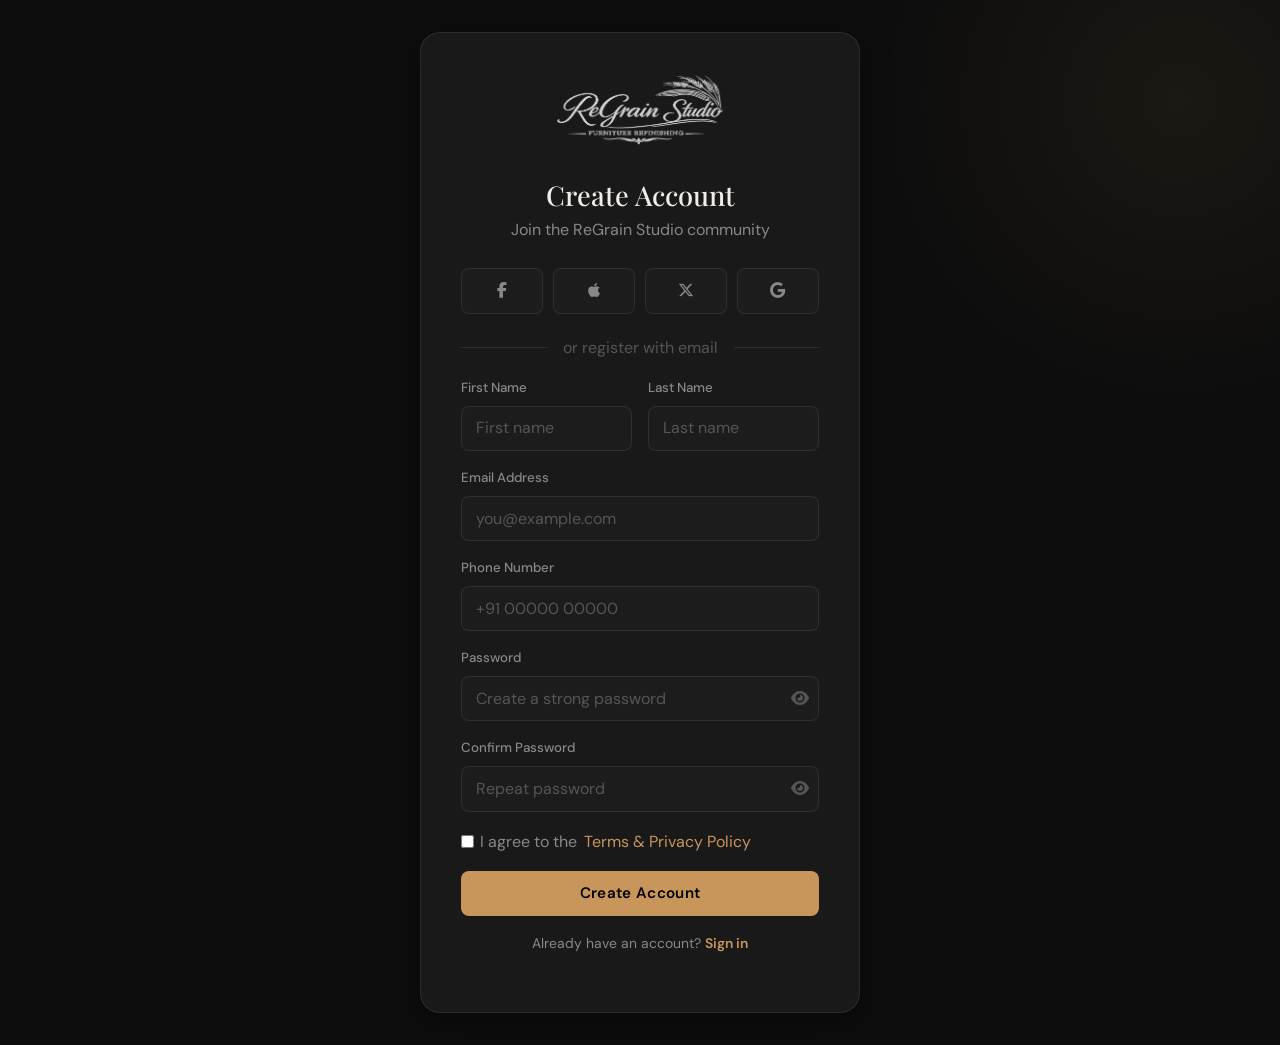
<file: register.html>
<!DOCTYPE html>
<html lang="en">
<head>
  <meta charset="UTF-8"/>
  <meta name="viewport" content="width=device-width, initial-scale=1.0"/>
  <title>Register — ReGrain Studio</title>
  <link rel="icon" type="image/svg+xml" href="favicon.svg"/>
  <link rel="stylesheet" href="https://cdn.jsdelivr.net/npm/bootstrap@5.3.3/dist/css/bootstrap.min.css"/>
  <link rel="stylesheet" href="https://cdnjs.cloudflare.com/ajax/libs/font-awesome/6.5.0/css/all.min.css"/>
  <link href="https://fonts.googleapis.com/css2?family=Playfair+Display:wght@400;600;700;900&family=DM+Sans:wght@300;400;500;600&display=swap" rel="stylesheet"/>
  <link rel="stylesheet" href="style.css"/>
</head>
<body class="dark-mode auth-page">

<div class="auth-wrapper">
  <div class="auth-box">
    <div class="auth-logo-wrap">
      <a href="index.html"><img src="images/refinish.png" alt="ReGrain Studio" class="auth-logo"/></a>
    </div>

    <h2 class="auth-title">Create Account</h2>
    <p class="auth-sub">Join the ReGrain Studio community</p>

    <div class="social-auth-row">
      <button class="social-auth-btn" title="Facebook"><i class="fab fa-facebook-f"></i></button>
      <button class="social-auth-btn" title="Apple"><i class="fab fa-apple"></i></button>
      <button class="social-auth-btn" title="Twitter/X"><i class="fab fa-x-twitter"></i></button>
      <button class="social-auth-btn" title="Google"><i class="fab fa-google"></i></button>
    </div>

    <div class="auth-divider"><span>or register with email</span></div>

    <div class="row g-3">
      <div class="col-6">
        <label class="auth-label">First Name</label>
        <input type="text" class="form-control auth-input" placeholder="First name"/>
      </div>
      <div class="col-6">
        <label class="auth-label">Last Name</label>
        <input type="text" class="form-control auth-input" placeholder="Last name"/>
      </div>
      <div class="col-12">
        <label class="auth-label">Email Address</label>
        <input type="email" class="form-control auth-input" placeholder="you@example.com"/>
      </div>
      <div class="col-12">
        <label class="auth-label">Phone Number</label>
        <input type="tel" class="form-control auth-input" placeholder="+91 00000 00000"/>
      </div>
      <div class="col-12">
        <label class="auth-label">Password</label>
        <div class="input-pw-wrap">
          <input type="password" class="form-control auth-input" id="regPassword" placeholder="Create a strong password"/>
          <button class="pw-eye-btn" type="button" onclick="togglePassword('regPassword', this)">
            <i class="fas fa-eye"></i>
          </button>
        </div>
      </div>
      <div class="col-12">
        <label class="auth-label">Confirm Password</label>
        <div class="input-pw-wrap">
          <input type="password" class="form-control auth-input" id="regPassword2" placeholder="Repeat password"/>
          <button class="pw-eye-btn" type="button" onclick="togglePassword('regPassword2', this)">
            <i class="fas fa-eye"></i>
          </button>
        </div>
      </div>
    </div>

    <div class="auth-remember-row mt-3" style="justify-content:flex-start;">
      <label class="auth-remember">
        <input type="checkbox"/> I agree to the <a href="#" class="text-accent">Terms &amp; Privacy Policy</a>
      </label>
    </div>

    <button class="btn btn-primary-custom w-100 mt-3 auth-submit">Create Account</button>

    <p class="auth-switch mt-3">Already have an account? <a href="login.html">Sign in</a></p>
  </div>
</div>

<script src="https://cdn.jsdelivr.net/npm/bootstrap@5.3.3/dist/js/bootstrap.bundle.min.js"></script>
<script src="main.js"></script>
</body>
</html>
</file>
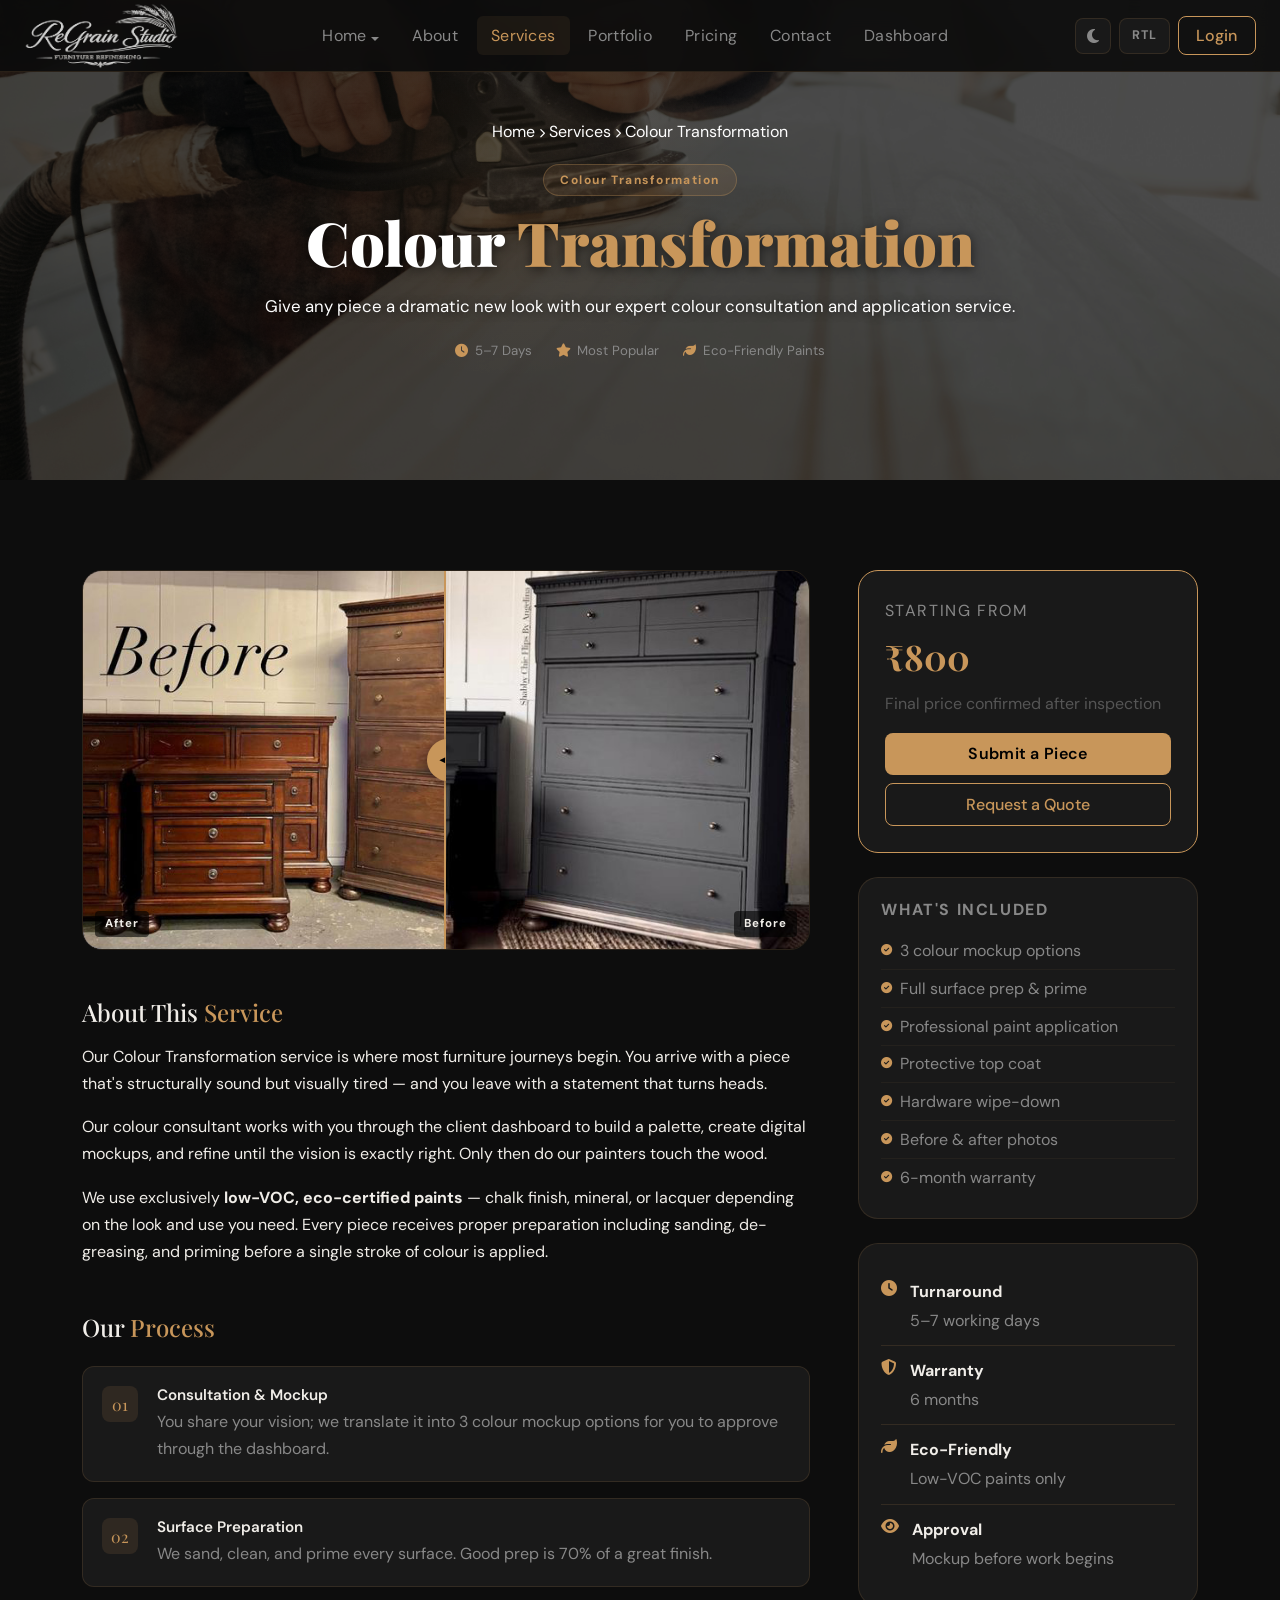
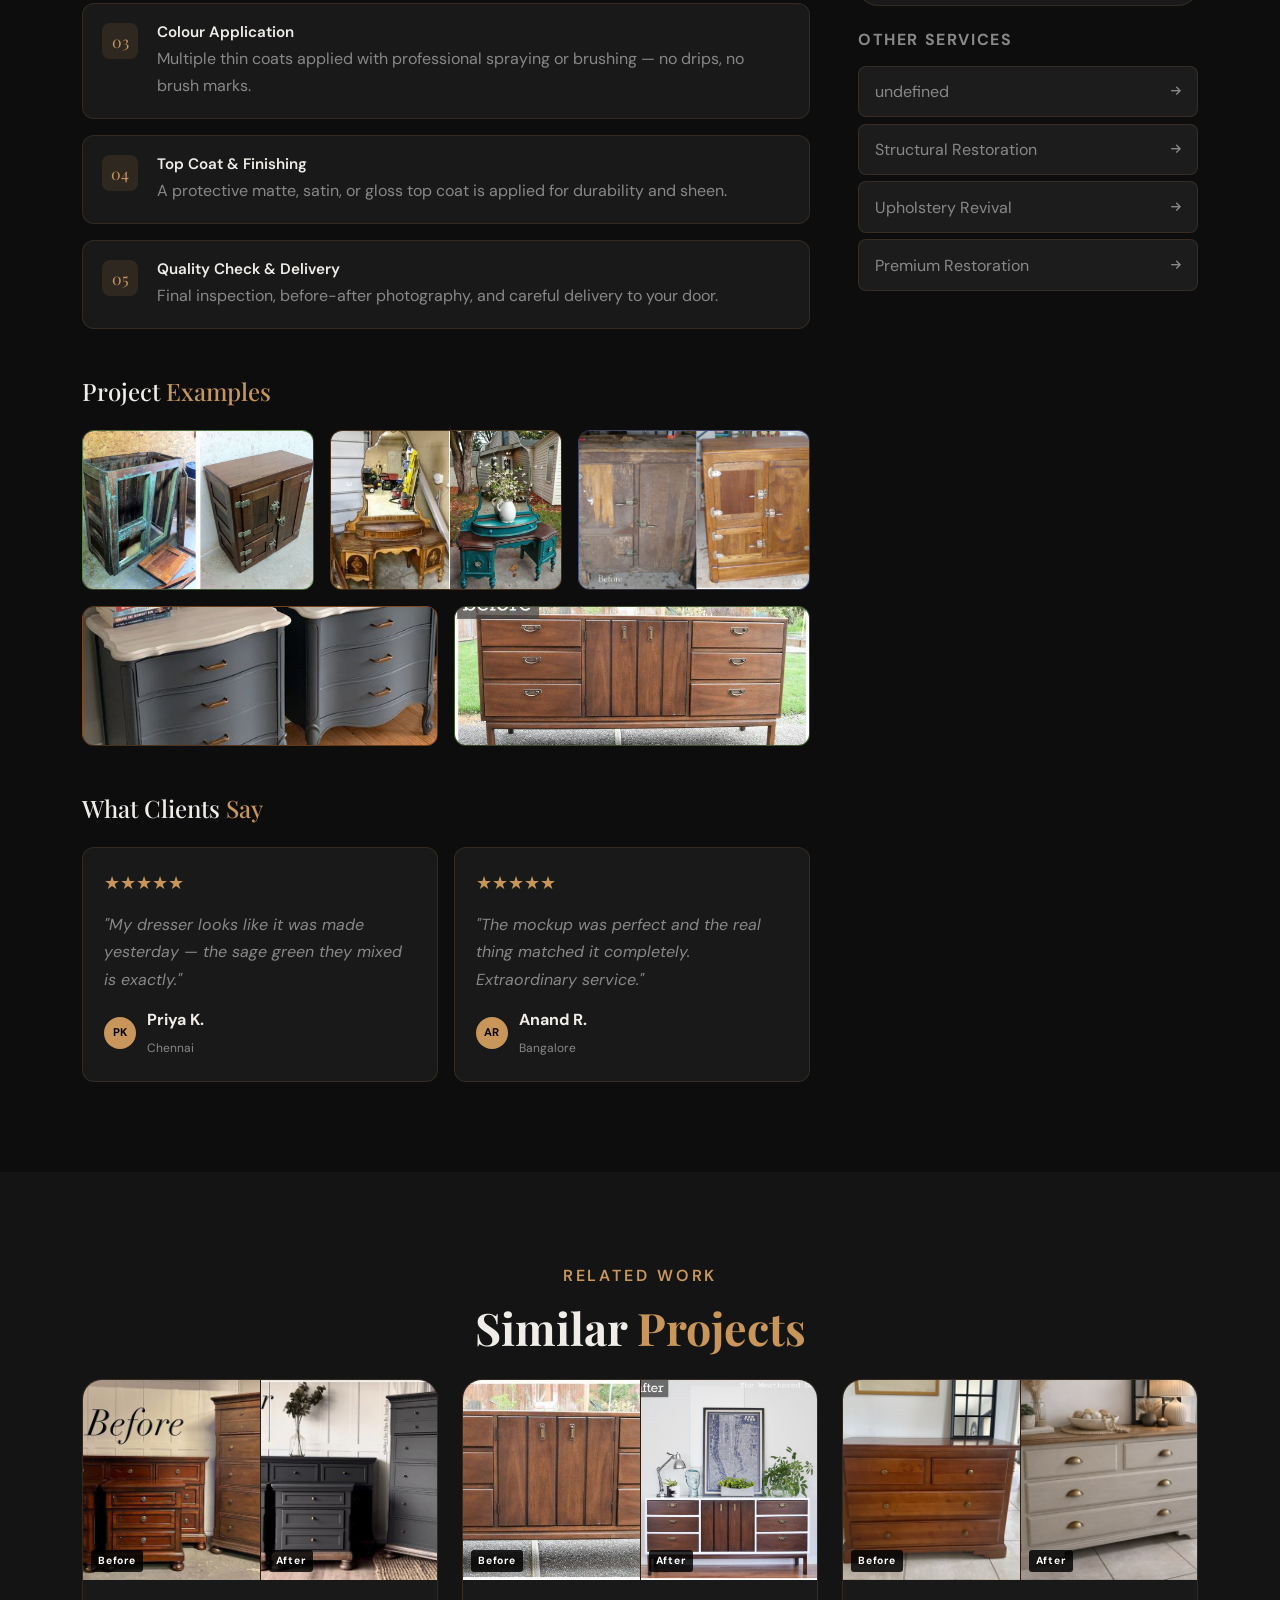
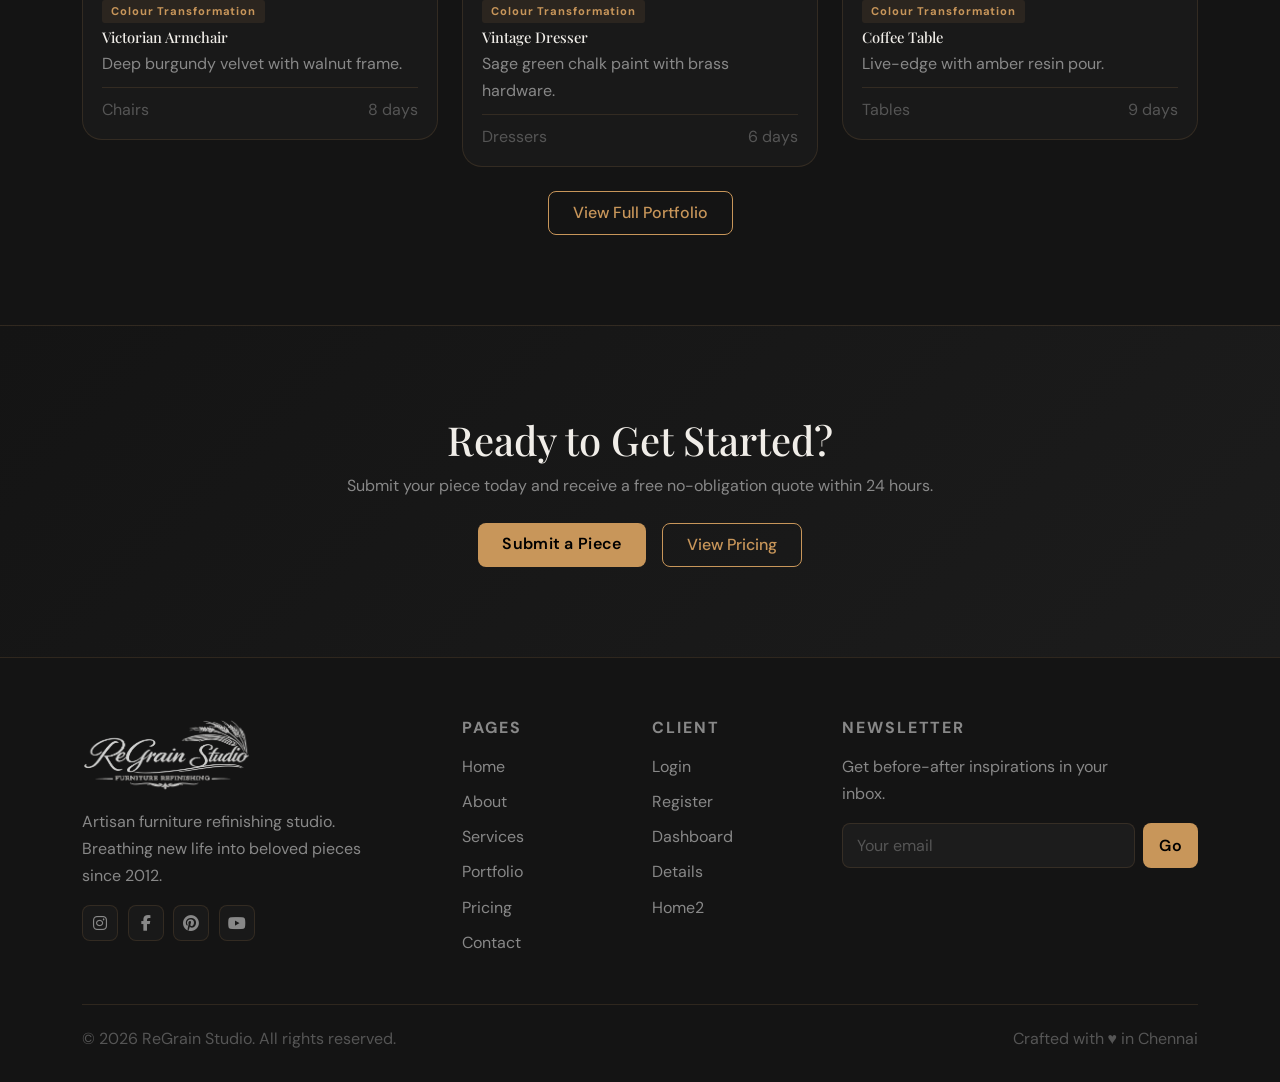
<file: service-detail.html>
<!DOCTYPE html>
<html lang="en">
<head>
  <meta charset="UTF-8"/>
  <meta name="viewport" content="width=device-width, initial-scale=1.0"/>
  <title>Service Detail — ReGrain Studio</title>
  <link rel="icon" type="image/svg+xml" href="favicon.svg"/>
  <link rel="stylesheet" href="https://cdn.jsdelivr.net/npm/bootstrap@5.3.3/dist/css/bootstrap.min.css"/>
  <link rel="stylesheet" href="https://cdnjs.cloudflare.com/ajax/libs/font-awesome/6.5.0/css/all.min.css"/>
  <link href="https://fonts.googleapis.com/css2?family=Playfair+Display:wght@400;600;700;900&family=DM+Sans:wght@300;400;500;600&display=swap" rel="stylesheet"/>
  <link rel="stylesheet" href="style.css"/>
  <link rel="stylesheet" href="pages.css"/>
</head>
<body class="dark-mode">

<nav class="navbar navbar-expand-lg fixed-top" id="mainNav">
  <div class="container-fluid px-4">
    <a class="navbar-brand" href="index.html">
       <img src="images/refinish.png" alt="ReGrain Studio" class="nav-logo"/>
    </a>
    <button class="navbar-toggler hamburger-btn" type="button" id="hamburgerBtn" aria-label="Toggle navigation">
      <span class="ham-line"></span>
      <span class="ham-line"></span>
      <span class="ham-line"></span>
    </button>
    <div class="collapse navbar-collapse" id="navbarNav">
      <ul class="navbar-nav mx-auto gap-1">
        <li class="nav-item dropdown">
          <a class="nav-link dropdown-toggle" href="#" role="button" data-bs-toggle="dropdown">Home</a>
          <ul class="dropdown-menu dark-dropdown">
            <li><a class="dropdown-item" href="index.html">Home 1 — Classic</a></li>
            <li><a class="dropdown-item" href="home2.html">Home 2 — Minimal</a></li>
          </ul>
        </li>
        <li class="nav-item"><a class="nav-link" href="about.html">About</a></li>
        <li class="nav-item active"><a class="nav-link" href="services.html">Services</a></li>
        <li class="nav-item"><a class="nav-link" href="portfolio.html">Portfolio</a></li>
        <li class="nav-item"><a class="nav-link" href="pricing.html">Pricing</a></li>
        <li class="nav-item"><a class="nav-link" href="contact.html">Contact</a></li>
        <li class="nav-item"><a class="nav-link" href="dashboard.html">Dashboard</a></li>
      </ul>
      <div class="nav-actions d-flex align-items-center gap-2">
        <button class="icon-toggle-btn" id="themeToggleBtn" title="Switch to Light Mode">
          <i class="fas fa-moon"></i>
        </button>
        <button class="icon-toggle-btn rtl-toggle-btn" id="rtlToggleBtn" title="Switch to RTL">
          <i class="fas fa-align-right"></i>
          <span class="rtl-label">RTL</span>
        </button>
        <a href="login.html" class="btn btn-login">Login</a>
      </div>
    </div>
  </div>
</nav>

<!-- DYNAMIC HERO (changes by service) -->
<section class="page-hero sd-hero" id="sdHero">
  <div class="page-hero-grain"></div>
  <div class="page-hero-glow" style="left:20%;top:-100px;"></div>
  <div class="container">
    <div class="page-hero-inner">
      <div class="page-breadcrumb"><a href="index.html">Home</a> <i class="fas fa-chevron-right"></i> <a href="services.html">Services</a> <i class="fas fa-chevron-right"></i> <span id="sdBreadcrumb">Service Detail</span></div>
      <div class="sd-hero-tag" id="sdTag">Service</div>
      <h1 class="page-hero-title" id="sdTitle">Service <span class="text-accent">Name</span></h1>
      <p class="page-hero-desc" id="sdDesc">Loading service details...</p>
      <div class="sd-hero-meta" id="sdMeta"></div>
    </div>
  </div>
</section>


<!-- MAIN CONTENT -->
<section class="section-pad">
  <div class="container">
    <div class="row g-5">

      <!-- MAIN -->
      <div class="col-lg-8">

        <!-- Before/After showcase -->
        <div class="sd-ba-showcase mb-5">
          <div class="sd-before"><span class="sd-ba-label">After</span><img src="images/s2.jpg"></div>
          <div class="sd-after-overlay"><img src="images/s1.jpg">
            
            <div class="sd-ba-slider" id="sdSlider"></div>
          </div>
          
        </div>

        <!-- Description -->
        <div class="sd-description mb-5" id="sdDescription">
          <h3 class="mb-3">About This <span class="text-accent">Service</span></h3>
          <div id="sdDescText"></div>
        </div>

        <!-- Process steps -->
        <div class="sd-process mb-5" id="sdProcessWrap">
          <h3 class="mb-4">Our <span class="text-accent">Process</span></h3>
          <div class="sd-process-list" id="sdProcessList"></div>
        </div>

        <!-- Gallery -->
        <div class="sd-gallery mb-5">
          <h3 class="mb-4">Project <span class="text-accent">Examples</span></h3>
          <div class="row g-3">
            <div class="col-4"><div class="sd-gallery-img sgi1"><img src="images/before-after13.jpg"></div></div>
            <div class="col-4"><div class="sd-gallery-img sgi2"><img src="images/before-after14.jpg"></div></div>
            <div class="col-4"><div class="sd-gallery-img sgi3"><img src="images/before-after15.jpg"></div></div>
            <div class="col-6"><div class="sd-gallery-img sgi4"><img src="images/cp2.jpg"></div></div>
            <div class="col-6"><div class="sd-gallery-img sgi5"><img src="images/bc1.jpg"></div></div>
          </div>
        </div>

        <!-- Testimonials for this service -->
        <div class="sd-testimonials">
          <h3 class="mb-4">What Clients <span class="text-accent">Say</span></h3>
          <div class="row g-3" id="sdTestimonials"></div>
        </div>

      </div>

      <!-- SIDEBAR -->
      <div class="col-lg-4">
        <div class="sd-sidebar">

          <!-- Price card -->
          <div class="sd-price-card mb-4" id="sdPriceCard">
            <div class="sd-pc-label">Starting from</div>
            <div class="sd-pc-price" id="sdPrice">₹800</div>
            <div class="sd-pc-note">Final price confirmed after inspection</div>
            <a href="dashboard.html" class="btn btn-primary-custom w-100 mt-3">Submit a Piece</a>
            <a href="contact.html" class="btn btn-outline-custom w-100 mt-2">Request a Quote</a>
          </div>

          <!-- What's included -->
          <div class="sd-includes-card mb-4" id="sdIncludesCard">
            <h6>What's Included</h6>
            <ul id="sdIncludesList"></ul>
          </div>

          <!-- Turnaround -->
          <div class="sd-meta-card mb-4" id="sdMetaCard">
            <div class="smc-item"><i class="fas fa-clock text-accent"></i><div><strong>Turnaround</strong><span id="sdTurnaround">5–10 working days</span></div></div>
            <div class="smc-item"><i class="fas fa-shield-alt text-accent"></i><div><strong>Warranty</strong><span id="sdWarranty">6 months</span></div></div>
            <div class="smc-item"><i class="fas fa-leaf text-accent"></i><div><strong>Eco-Friendly</strong><span>Low-VOC paints only</span></div></div>
            <div class="smc-item"><i class="fas fa-eye text-accent"></i><div><strong>Approval</strong><span>Mockup before work begins</span></div></div>
          </div>

          <!-- Other services -->
          <div class="sd-other-services">
            <h6 class="mb-3">Other Services</h6>
            <div id="sdOtherServices"></div>
          </div>

        </div>
      </div>

    </div>
  </div>
</section>

<!-- RELATED PORTFOLIO -->
<section class="section-pad bg-alt">
  <div class="container">
    <div class="text-center mb-4">
      <span class="section-eyebrow">Related Work</span>
      <h2 class="section-title">Similar <span class="text-accent">Projects</span></h2>
    </div>
    <div class="row g-4">
      <div class="col-lg-4 col-md-6">
        <div class="portfolio-card-full">
          <div class="pcf2-imgs"><div class="pcf2-before"><span>Before</span><img src="images/s1.jpg"></div><div class="pcf2-after g1"><span>After</span><img src="images/s2.jpg"></div></div>
          <div class="pcf2-body"><div class="pcf2-tag" id="relTag1">Related Service</div><h6>Victorian Armchair</h6><p>Deep burgundy velvet with walnut frame.</p><div class="pcf2-footer"><span>Chairs</span><span>8 days</span></div></div>
        </div>
      </div>
      <div class="col-lg-4 col-md-6">
        <div class="portfolio-card-full">
          <div class="pcf2-imgs"><div class="pcf2-before"><span>Before</span><img src="images/bc1.jpg"></div><div class="pcf2-after g3"><span>After</span><img src="images/bc2.jpg"></div></div>
          <div class="pcf2-body"><div class="pcf2-tag" id="relTag2">Related Service</div><h6>Vintage Dresser</h6><p>Sage green chalk paint with brass hardware.</p><div class="pcf2-footer"><span>Dressers</span><span>6 days</span></div></div>
        </div>
      </div>
      <div class="col-lg-4 col-md-6">
        <div class="portfolio-card-full">
          <div class="pcf2-imgs"><div class="pcf2-before"><span>Before</span><img src="images/bef1.jpg"></div><div class="pcf2-after g6"><span>After</span><img src="images/bef2.jpg"></div></div>
          <div class="pcf2-body"><div class="pcf2-tag" id="relTag3">Related Service</div><h6>Coffee Table</h6><p>Live-edge with amber resin pour.</p><div class="pcf2-footer"><span>Tables</span><span>9 days</span></div></div>
        </div>
      </div>
    </div>
    <div class="text-center mt-4"><a href="portfolio.html" class="btn btn-outline-custom">View Full Portfolio</a></div>
  </div>
</section>

<!-- CTA -->
<section class="about-cta-section">
  <div class="container text-center">
    <h2>Ready to Get Started?</h2>
    <p>Submit your piece today and receive a free no-obligation quote within 24 hours.</p>
    <div class="d-flex gap-3 justify-content-center flex-wrap mt-4">
      <a href="dashboard.html" class="btn btn-primary-custom btn-lg">Submit a Piece</a>
      <a href="pricing.html" class="btn btn-outline-custom btn-lg">View Pricing</a>
    </div>
  </div>
</section>

<!-- FOOTER -->
<footer class="site-footer">
  <div class="container">
    <div class="row g-4">
      <div class="col-lg-4">
        <a href="index.html"><img src="images/refinish.png" alt="ReGrain" class="footer-logo"/></a>
        <p class="footer-desc mt-3">Artisan furniture refinishing studio. Breathing new life into beloved pieces since 2012.</p>
        <div class="social-links mt-3">
          <a href="#" class="social-link"><i class="fab fa-instagram"></i></a>
          <a href="#" class="social-link"><i class="fab fa-facebook-f"></i></a>
          <a href="#" class="social-link"><i class="fab fa-pinterest"></i></a>
          <a href="#" class="social-link"><i class="fab fa-youtube"></i></a>
        </div>
      </div>
      <div class="col-lg-2 col-6">
        <h6 class="footer-heading">Pages</h6>
        <ul class="footer-links">
          <li><a href="index.html">Home</a></li>
          <li><a href="about.html">About</a></li>
          <li><a href="services.html">Services</a></li>
          <li><a href="portfolio.html">Portfolio</a></li>
          <li><a href="pricing.html">Pricing</a></li>
          <li><a href="contact.html">Contact</a></li>
        </ul>
      </div>
      <div class="col-lg-2 col-6">
        <h6 class="footer-heading">Client</h6>
        <ul class="footer-links">
          <li><a href="login.html">Login</a></li>
          <li><a href="register.html">Register</a></li>
          <li><a href="dashboard.html">Dashboard</a></li>
          <li><a href="#">Details</a></li>
          <li><a href="#">Home2</a></li>
        </ul>
      </div>
      <div class="col-lg-4">
        <h6 class="footer-heading">Newsletter</h6>
        <p class="footer-desc">Get before-after inspirations in your inbox.</p>
        <div class="newsletter-form d-flex gap-2 mt-2">
          <input type="email" class="form-control custom-input" placeholder="Your email"/>
          <button class="btn btn-primary-custom px-3">Go</button>
        </div>
      </div>
    </div>
    <div class="footer-bottom">
      <span>© 2026 ReGrain Studio. All rights reserved.</span>
      <span>Crafted with ♥ in Chennai</span>
    </div>
  </div>
</footer>
<button class="scroll-top-btn" id="scrollTopBtn"><i class="fas fa-arrow-up"></i></button>
<script src="https://cdn.jsdelivr.net/npm/bootstrap@5.3.3/dist/js/bootstrap.bundle.min.js"></script>
<script src="main.js"></script>
<script src="pages.js"></script>
</body>
</html>
</file>
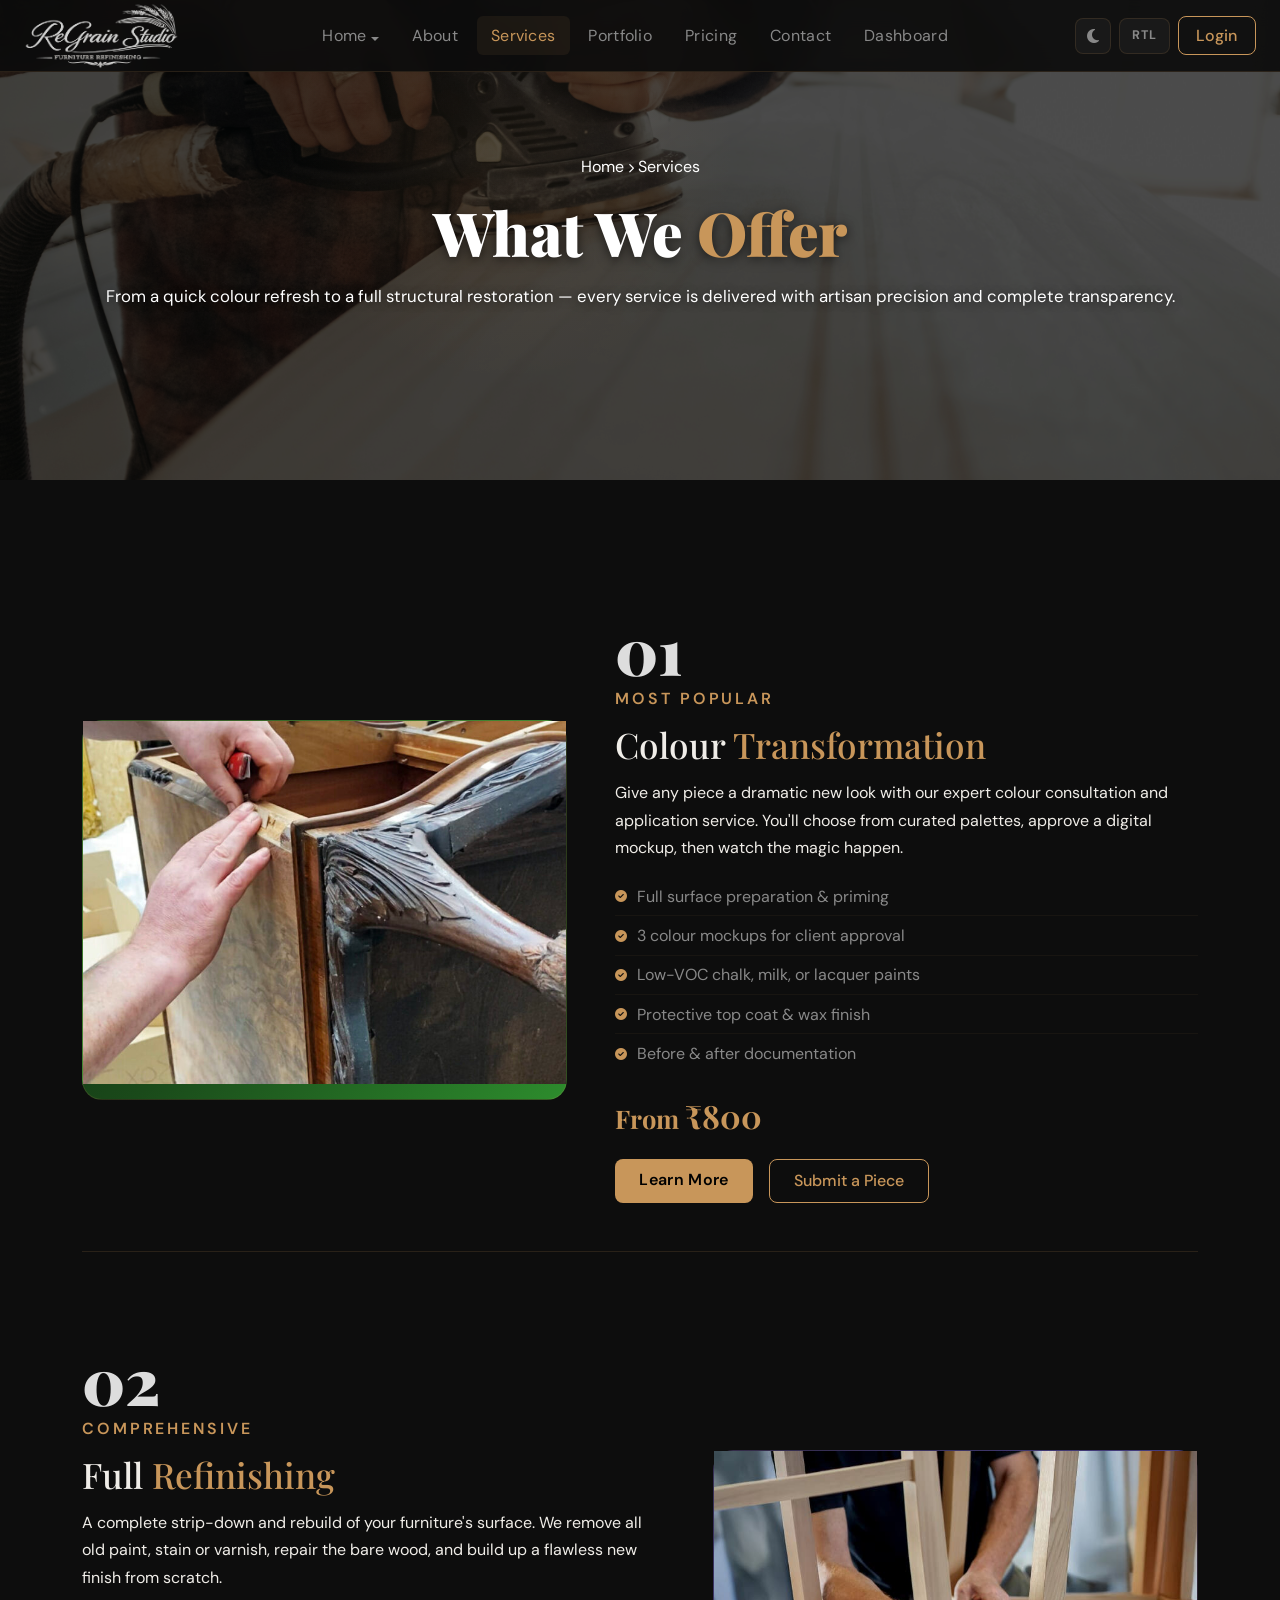
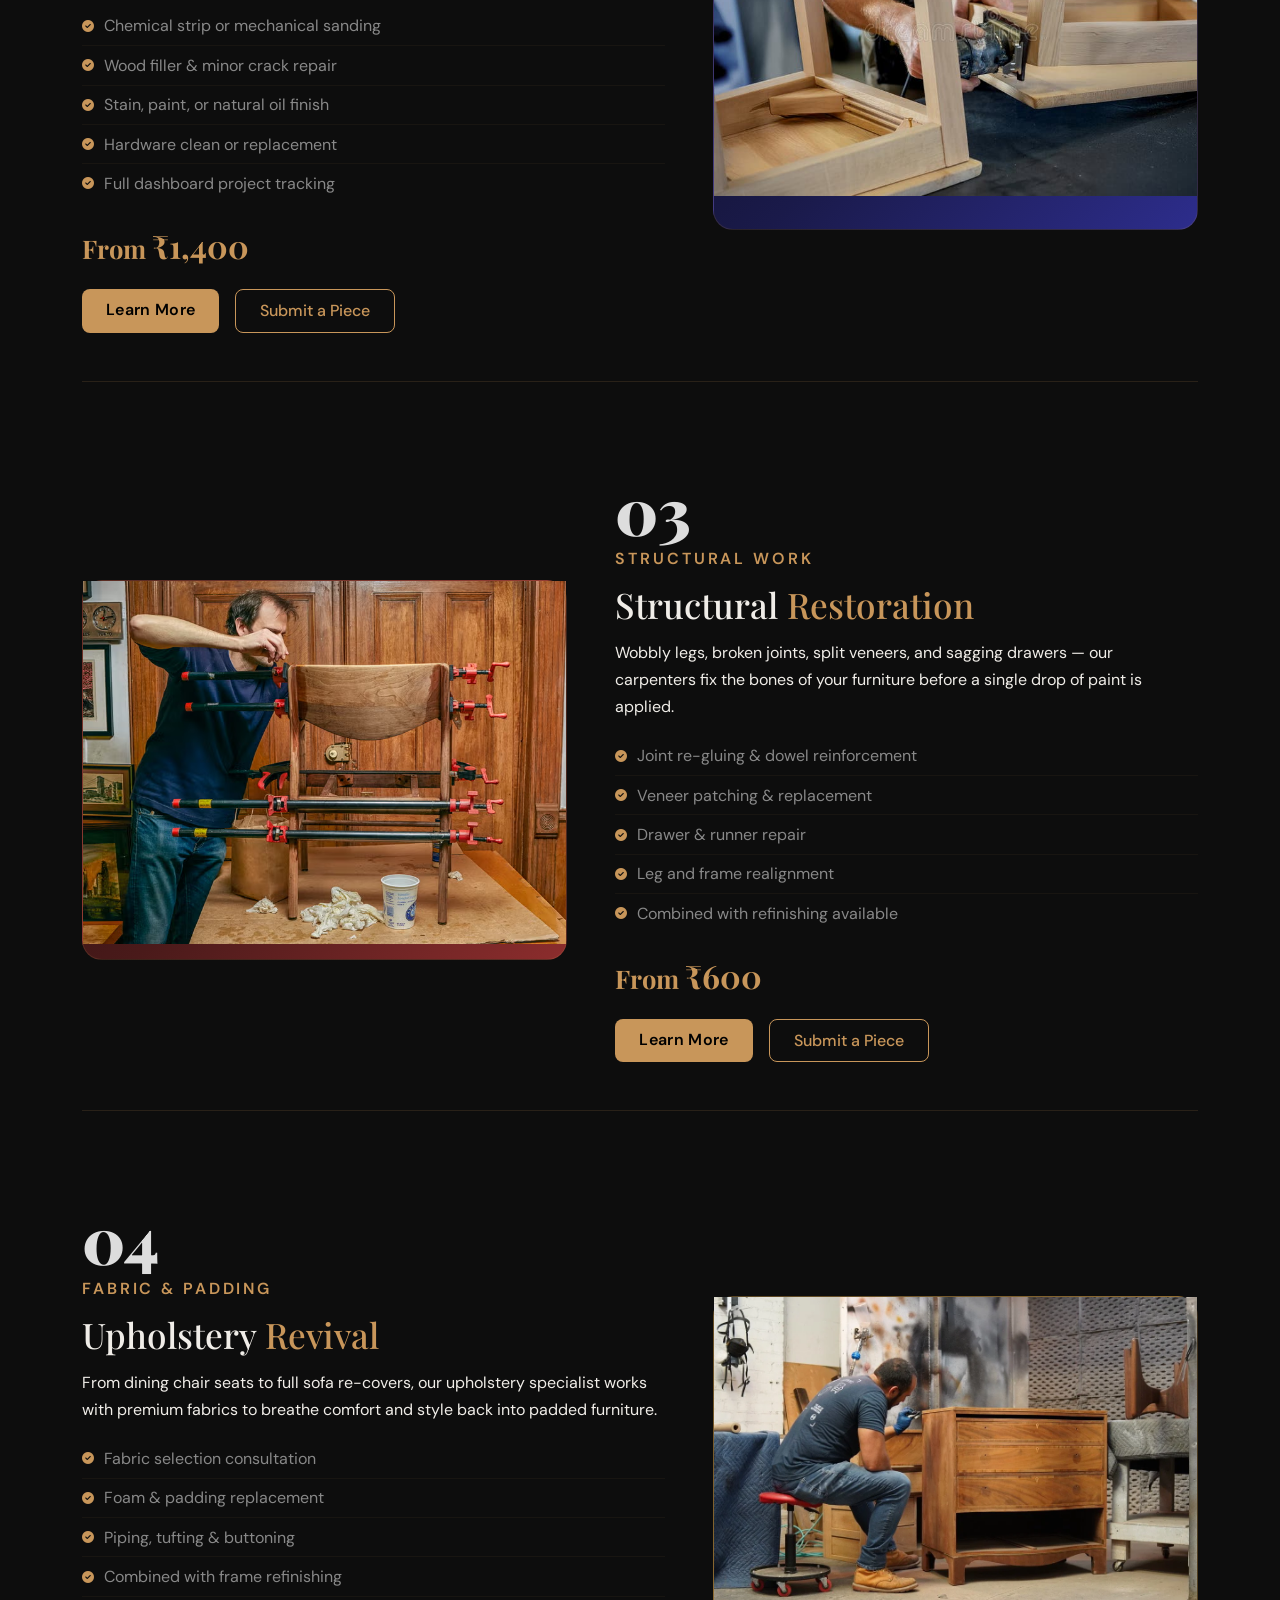
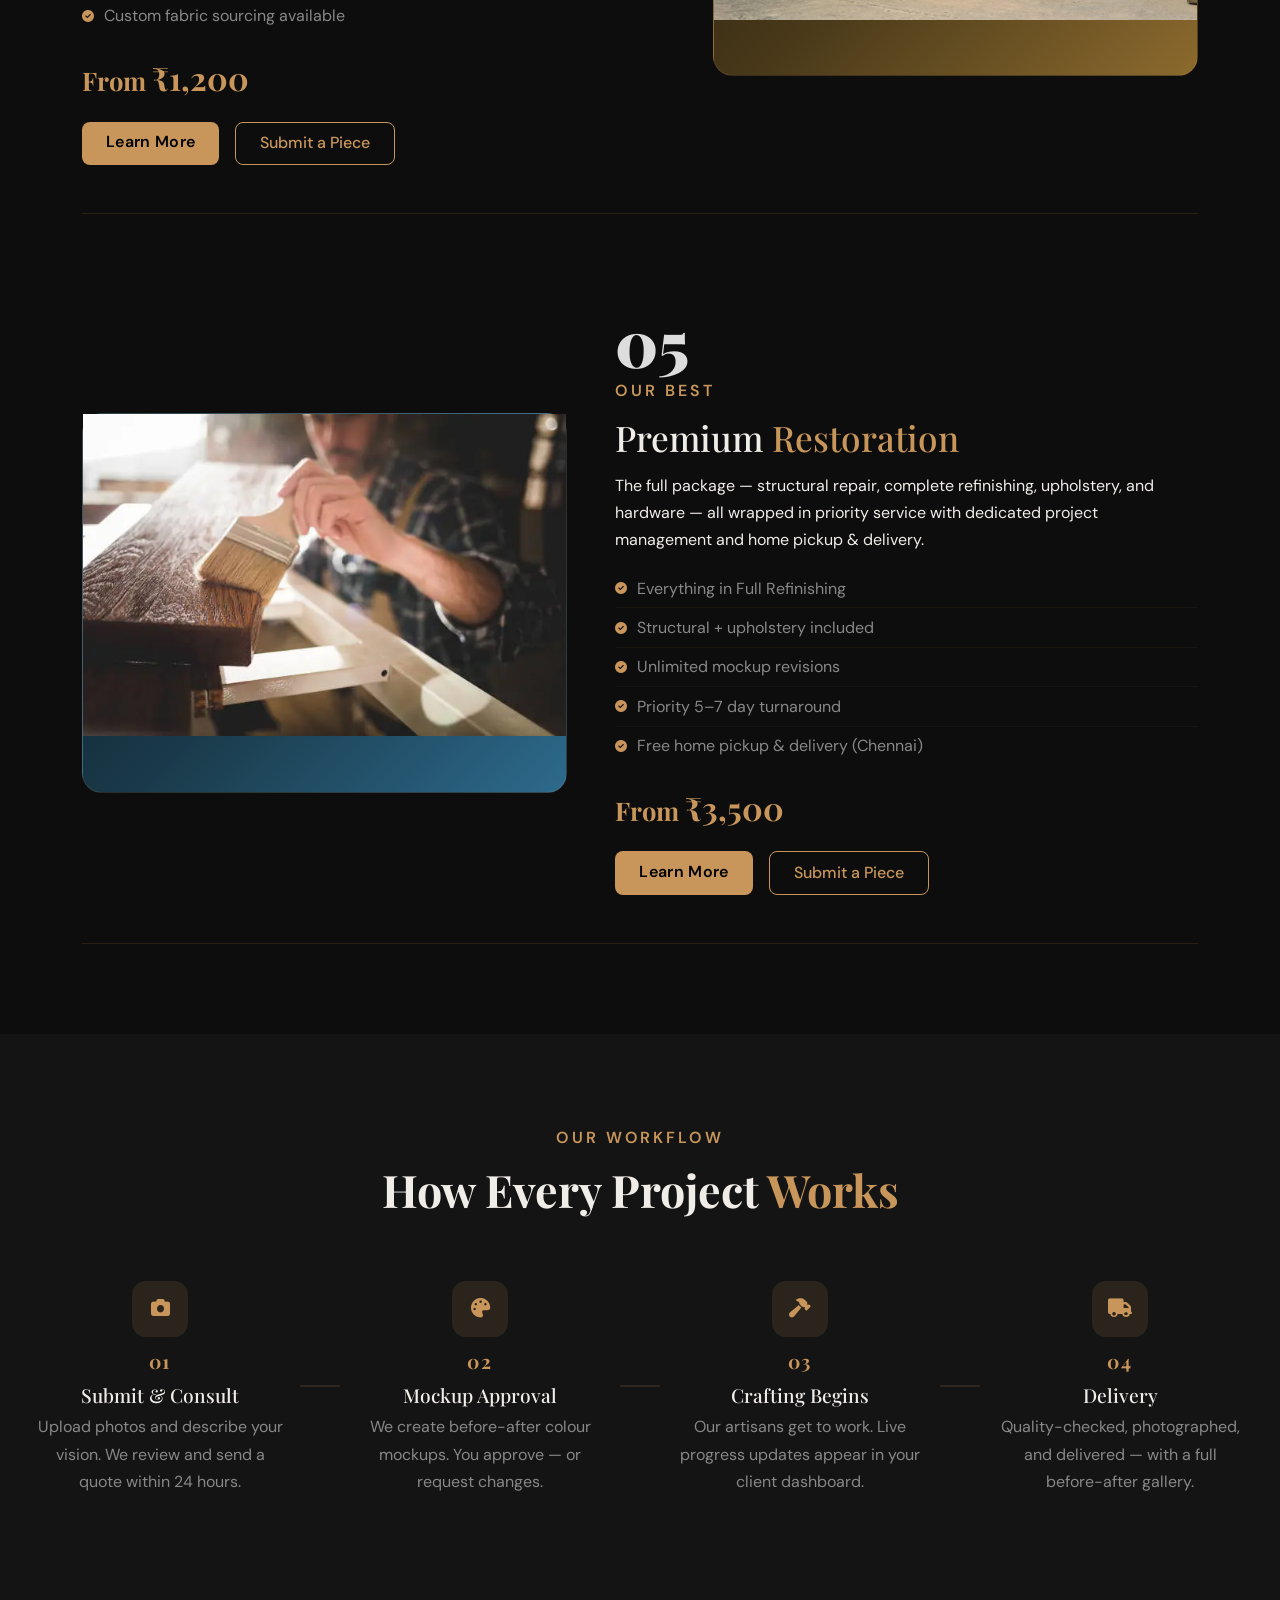
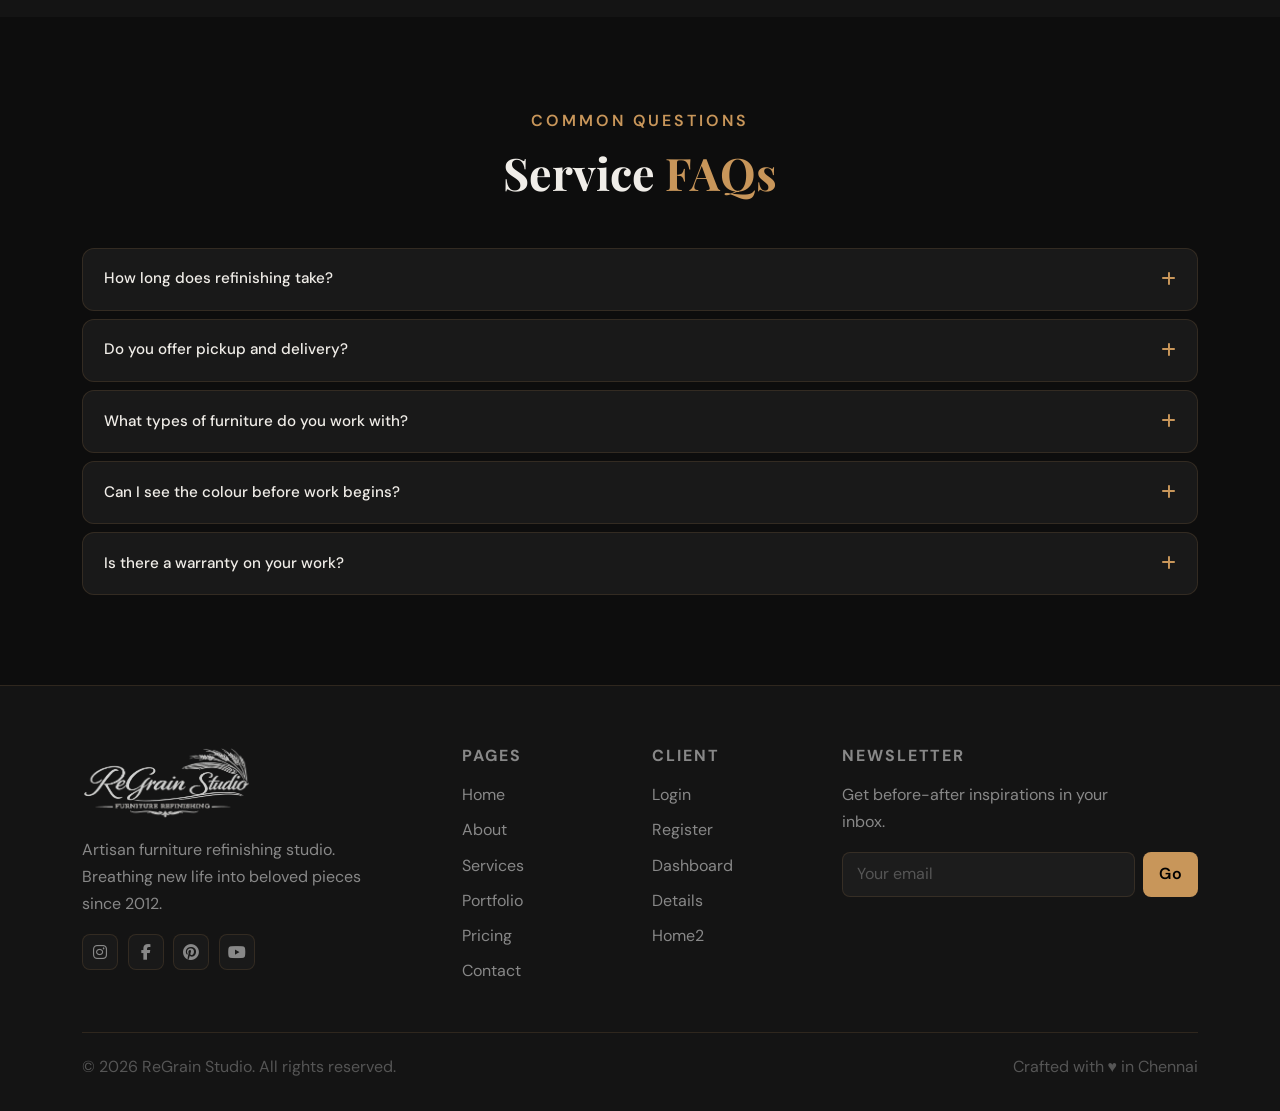
<file: services.html>
<!DOCTYPE html>
<html lang="en">
<head>
  <meta charset="UTF-8"/>
  <meta name="viewport" content="width=device-width, initial-scale=1.0"/>
  <title>Services — ReGrain Studio</title>
  <link rel="icon" type="image/svg+xml" href="favicon.svg"/>
  <link rel="stylesheet" href="https://cdn.jsdelivr.net/npm/bootstrap@5.3.3/dist/css/bootstrap.min.css"/>
  <link rel="stylesheet" href="https://cdnjs.cloudflare.com/ajax/libs/font-awesome/6.5.0/css/all.min.css"/>
  <link href="https://fonts.googleapis.com/css2?family=Playfair+Display:wght@400;600;700;900&family=DM+Sans:wght@300;400;500;600&display=swap" rel="stylesheet"/>
  <link rel="stylesheet" href="style.css"/>
  <link rel="stylesheet" href="pages.css"/>
</head>
<body class="dark-mode">

<nav class="navbar navbar-expand-lg fixed-top" id="mainNav">
  <div class="container-fluid px-4">
    <a class="navbar-brand" href="index.html">
       <img src="images/refinish.png" alt="ReGrain Studio" class="nav-logo"/>
    </a>
    <button class="navbar-toggler hamburger-btn" type="button" id="hamburgerBtn" aria-label="Toggle navigation">
      <span class="ham-line"></span>
      <span class="ham-line"></span>
      <span class="ham-line"></span>
    </button>
    <div class="collapse navbar-collapse" id="navbarNav">
      <ul class="navbar-nav mx-auto gap-1">
        <li class="nav-item dropdown">
          <a class="nav-link dropdown-toggle" href="#" role="button" data-bs-toggle="dropdown">Home</a>
          <ul class="dropdown-menu dark-dropdown">
            <li><a class="dropdown-item" href="index.html">Home 1 — Classic</a></li>
            <li><a class="dropdown-item" href="home2.html">Home 2 — Minimal</a></li>
          </ul>
        </li>
        <li class="nav-item"><a class="nav-link" href="about.html">About</a></li>
        <li class="nav-item active"><a class="nav-link" href="services.html">Services</a></li>
        <li class="nav-item"><a class="nav-link" href="portfolio.html">Portfolio</a></li>
        <li class="nav-item"><a class="nav-link" href="pricing.html">Pricing</a></li>
        <li class="nav-item"><a class="nav-link" href="contact.html">Contact</a></li>
        <li class="nav-item"><a class="nav-link" href="dashboard.html">Dashboard</a></li>
      </ul>
      <div class="nav-actions d-flex align-items-center gap-2">
        <button class="icon-toggle-btn" id="themeToggleBtn" title="Switch to Light Mode">
          <i class="fas fa-moon"></i>
        </button>
        <button class="icon-toggle-btn rtl-toggle-btn" id="rtlToggleBtn" title="Switch to RTL">
          <i class="fas fa-align-right"></i>
          <span class="rtl-label">RTL</span>
        </button>
        <a href="login.html" class="btn btn-login">Login</a>
      </div>
    </div>
  </div>
</nav>

<!-- PAGE HERO -->
<section class="page-hero">
  <div class="page-hero-grain"></div>
  <div class="page-hero-glow" style="left:20%;top:-100px;"></div>
  <div class="container">
    <div class="page-hero-inner">
      <div class="page-breadcrumb"><a href="index.html">Home</a> <i class="fas fa-chevron-right"></i> <span>Services</span></div>
      <h1 class="page-hero-title">What We <span class="text-accent">Offer</span></h1>
      <p class="page-hero-desc">From a quick colour refresh to a full structural restoration — every service is delivered with artisan precision and complete transparency.</p>
    </div>
  </div>
</section>

<!-- SERVICES OVERVIEW -->
<section class="section-pad">
  <div class="container">
    <div class="row g-5">

      <!-- Service 1 -->
      <div class="col-12">
        <div class="service-detail-row">
          <div class="sdr-img sdr-img1"><img src="images/service2.jpg"></div>
          <div class="sdr-content">
            <div class="sdr-num">01</div>
            <span class="section-eyebrow">Most Popular</span>
            <h2 class="sdr-title">Colour <span class="text-accent">Transformation</span></h2>
            <p>Give any piece a dramatic new look with our expert colour consultation and application service. You'll choose from curated palettes, approve a digital mockup, then watch the magic happen.</p>
            <ul class="sdr-list">
              <li><i class="fas fa-check-circle"></i> Full surface preparation & priming</li>
              <li><i class="fas fa-check-circle"></i> 3 colour mockups for client approval</li>
              <li><i class="fas fa-check-circle"></i> Low-VOC chalk, milk, or lacquer paints</li>
              <li><i class="fas fa-check-circle"></i> Protective top coat & wax finish</li>
              <li><i class="fas fa-check-circle"></i> Before & after documentation</li>
            </ul>
            <div class="sdr-price">From <span>₹800</span></div>
            <div class="d-flex gap-3 flex-wrap mt-3">
              <a href="service-detail.html?s=colour" class="btn btn-primary-custom">Learn More</a>
              <a href="dashboard.html" class="btn btn-outline-custom">Submit a Piece</a>
            </div>
          </div>
        </div>
      </div>

      <!-- Service 2 -->
      <div class="col-12">
        <div class="service-detail-row reverse">
          <div class="sdr-img sdr-img2"><img src="images/service.jpg"></div>
          <div class="sdr-content">
            <div class="sdr-num">02</div>
            <span class="section-eyebrow">Comprehensive</span>
            <h2 class="sdr-title">Full <span class="text-accent">Refinishing</span></h2>
            <p>A complete strip-down and rebuild of your furniture's surface. We remove all old paint, stain or varnish, repair the bare wood, and build up a flawless new finish from scratch.</p>
            <ul class="sdr-list">
              <li><i class="fas fa-check-circle"></i> Chemical strip or mechanical sanding</li>
              <li><i class="fas fa-check-circle"></i> Wood filler & minor crack repair</li>
              <li><i class="fas fa-check-circle"></i> Stain, paint, or natural oil finish</li>
              <li><i class="fas fa-check-circle"></i> Hardware clean or replacement</li>
              <li><i class="fas fa-check-circle"></i> Full dashboard project tracking</li>
            </ul>
            <div class="sdr-price">From <span>₹1,400</span></div>
            <div class="d-flex gap-3 flex-wrap mt-3">
              <a href="service-detail.html?s=refinish" class="btn btn-primary-custom">Learn More</a>
              <a href="dashboard.html" class="btn btn-outline-custom">Submit a Piece</a>
            </div>
          </div>
        </div>
      </div>

      <!-- Service 3 -->
      <div class="col-12">
        <div class="service-detail-row">
          <div class="sdr-img sdr-img3"><img src="images/service3.avif"></div>
          <div class="sdr-content">
            <div class="sdr-num">03</div>
            <span class="section-eyebrow">Structural Work</span>
            <h2 class="sdr-title">Structural <span class="text-accent">Restoration</span></h2>
            <p>Wobbly legs, broken joints, split veneers, and sagging drawers — our carpenters fix the bones of your furniture before a single drop of paint is applied.</p>
            <ul class="sdr-list">
              <li><i class="fas fa-check-circle"></i> Joint re-gluing & dowel reinforcement</li>
              <li><i class="fas fa-check-circle"></i> Veneer patching & replacement</li>
              <li><i class="fas fa-check-circle"></i> Drawer & runner repair</li>
              <li><i class="fas fa-check-circle"></i> Leg and frame realignment</li>
              <li><i class="fas fa-check-circle"></i> Combined with refinishing available</li>
            </ul>
            <div class="sdr-price">From <span>₹600</span></div>
            <div class="d-flex gap-3 flex-wrap mt-3">
              <a href="service-detail.html?s=structural" class="btn btn-primary-custom">Learn More</a>
              <a href="dashboard.html" class="btn btn-outline-custom">Submit a Piece</a>
            </div>
          </div>
        </div>
      </div>

      <!-- Service 4 -->
      <div class="col-12">
        <div class="service-detail-row reverse">
          <div class="sdr-img sdr-img4"><img src="images/service4.webp"></div>
          <div class="sdr-content">
            <div class="sdr-num">04</div>
            <span class="section-eyebrow">Fabric & Padding</span>
            <h2 class="sdr-title">Upholstery <span class="text-accent">Revival</span></h2>
            <p>From dining chair seats to full sofa re-covers, our upholstery specialist works with premium fabrics to breathe comfort and style back into padded furniture.</p>
            <ul class="sdr-list">
              <li><i class="fas fa-check-circle"></i> Fabric selection consultation</li>
              <li><i class="fas fa-check-circle"></i> Foam & padding replacement</li>
              <li><i class="fas fa-check-circle"></i> Piping, tufting & buttoning</li>
              <li><i class="fas fa-check-circle"></i> Combined with frame refinishing</li>
              <li><i class="fas fa-check-circle"></i> Custom fabric sourcing available</li>
            </ul>
            <div class="sdr-price">From <span>₹1,200</span></div>
            <div class="d-flex gap-3 flex-wrap mt-3">
              <a href="service-detail.html?s=upholstery" class="btn btn-primary-custom">Learn More</a>
              <a href="dashboard.html" class="btn btn-outline-custom">Submit a Piece</a>
            </div>
          </div>
        </div>
      </div>

      <!-- Service 5 -->
      <div class="col-12">
        <div class="service-detail-row">
          <div class="sdr-img sdr-img5"><img src="images/service5.webp"></div>
          <div class="sdr-content">
            <div class="sdr-num">05</div>
            <span class="section-eyebrow">Our Best</span>
            <h2 class="sdr-title">Premium <span class="text-accent">Restoration</span></h2>
            <p>The full package — structural repair, complete refinishing, upholstery, and hardware — all wrapped in priority service with dedicated project management and home pickup & delivery.</p>
            <ul class="sdr-list">
              <li><i class="fas fa-check-circle"></i> Everything in Full Refinishing</li>
              <li><i class="fas fa-check-circle"></i> Structural + upholstery included</li>
              <li><i class="fas fa-check-circle"></i> Unlimited mockup revisions</li>
              <li><i class="fas fa-check-circle"></i> Priority 5–7 day turnaround</li>
              <li><i class="fas fa-check-circle"></i> Free home pickup & delivery (Chennai)</li>
            </ul>
            <div class="sdr-price">From <span>₹3,500</span></div>
            <div class="d-flex gap-3 flex-wrap mt-3">
              <a href="service-detail.html?s=premium" class="btn btn-primary-custom">Learn More</a>
              <a href="dashboard.html" class="btn btn-outline-custom">Submit a Piece</a>
            </div>
          </div>
        </div>
      </div>

    </div>
  </div>
</section>

<!-- PROCESS STRIP -->
<section class="section-pad bg-alt">
  <div class="container-fluid">
    <div class="text-center mb-5">
      <span class="section-eyebrow">Our Workflow</span>
      <h2 class="section-title">How Every Project <span class="text-accent">Works</span></h2>
    </div>
    <div class="process-steps-grid">
      <div class="ps-item"><div class="ps-icon"><i class="fas fa-camera"></i></div><div class="ps-num">01</div><h6>Submit & Consult</h6><p>Upload photos and describe your vision. We review and send a quote within 24 hours.</p></div>
      <div class="ps-connector"></div>
      <div class="ps-item"><div class="ps-icon"><i class="fas fa-palette"></i></div><div class="ps-num">02</div><h6>Mockup Approval</h6><p>We create before-after colour mockups. You approve — or request changes.</p></div>
      <div class="ps-connector"></div>
      <div class="ps-item"><div class="ps-icon"><i class="fas fa-hammer"></i></div><div class="ps-num">03</div><h6>Crafting Begins</h6><p>Our artisans get to work. Live progress updates appear in your client dashboard.</p></div>
      <div class="ps-connector"></div>
      <div class="ps-item"><div class="ps-icon"><i class="fas fa-truck"></i></div><div class="ps-num">04</div><h6>Delivery</h6><p>Quality-checked, photographed, and delivered — with a full before-after gallery.</p></div>
    </div>
  </div>
</section>

<!-- FAQ -->
<section class="section-pad">
  <div class="container">
    <div class="row justify-content-center">
      <div class="col-lg-12">
        <div class="text-center mb-5">
          <span class="section-eyebrow">Common Questions</span>
          <h2 class="section-title">Service <span class="text-accent">FAQs</span></h2>
        </div>
        <div class="faq-list" id="faqAccordion">
          <div class="faq-item">
            <button class="faq-btn" data-open="false"><span>How long does refinishing take?</span><i class="fas fa-plus"></i></button>
            <div class="faq-body">Turnaround depends on the service. Colour transformations typically take 5–7 working days. Full refinishing with structural work takes 7–12 days. Premium restorations are prioritised at 5–7 days.</div>
          </div>
          <div class="faq-item">
            <button class="faq-btn" data-open="false"><span>Do you offer pickup and delivery?</span><i class="fas fa-plus"></i></button>
            <div class="faq-body">Free pickup and delivery is included in our Premium package for addresses within Chennai city limits. For other services, we offer affordable pickup at ₹299 within Chennai and ₹699 for nearby districts.</div>
          </div>
          <div class="faq-item">
            <button class="faq-btn" data-open="false"><span>What types of furniture do you work with?</span><i class="fas fa-plus"></i></button>
            <div class="faq-body">We work with all solid wood, plywood, MDF, and veneer furniture — chairs, tables, cabinets, dressers, wardrobes, sofas, and more. We don't refinish plastic or metal furniture (though we can work with metal hardware).</div>
          </div>
          <div class="faq-item">
            <button class="faq-btn" data-open="false"><span>Can I see the colour before work begins?</span><i class="fas fa-plus"></i></button>
            <div class="faq-body">Yes — always. Every project includes at least one digital before-after mockup for your approval before any work begins. The Studio and Premium packages include multiple options to choose from.</div>
          </div>
          <div class="faq-item">
            <button class="faq-btn" data-open="false"><span>Is there a warranty on your work?</span><i class="fas fa-plus"></i></button>
            <div class="faq-body">All our finishes carry a 6-month warranty against chipping, peeling, or adhesion failure under normal use. Premium restorations include a 12-month warranty. Structural repairs carry a 24-month warranty.</div>
          </div>
        </div>
      </div>
    </div>
  </div>
</section>

<!-- FOOTER -->
<footer class="site-footer">
  <div class="container">
    <div class="row g-4">
      <div class="col-lg-4">
        <a href="index.html"><img src="images/refinish.png" alt="ReGrain" class="footer-logo"/></a>
        <p class="footer-desc mt-3">Artisan furniture refinishing studio. Breathing new life into beloved pieces since 2012.</p>
        <div class="social-links mt-3">
          <a href="#" class="social-link"><i class="fab fa-instagram"></i></a>
          <a href="#" class="social-link"><i class="fab fa-facebook-f"></i></a>
          <a href="#" class="social-link"><i class="fab fa-pinterest"></i></a>
          <a href="#" class="social-link"><i class="fab fa-youtube"></i></a>
        </div>
      </div>
      <div class="col-lg-2 col-6">
        <h6 class="footer-heading">Pages</h6>
        <ul class="footer-links">
          <li><a href="index.html">Home</a></li>
          <li><a href="about.html">About</a></li>
          <li><a href="services.html">Services</a></li>
          <li><a href="portfolio.html">Portfolio</a></li>
          <li><a href="pricing.html">Pricing</a></li>
          <li><a href="contact.html">Contact</a></li>
        </ul>
      </div>
      <div class="col-lg-2 col-6">
        <h6 class="footer-heading">Client</h6>
        <ul class="footer-links">
          <li><a href="login.html">Login</a></li>
          <li><a href="register.html">Register</a></li>
          <li><a href="dashboard.html">Dashboard</a></li>
          <li><a href="#">Details</a></li>
          <li><a href="#">Home2</a></li>
        </ul>
      </div>
      <div class="col-lg-4">
        <h6 class="footer-heading">Newsletter</h6>
        <p class="footer-desc">Get before-after inspirations in your inbox.</p>
        <div class="newsletter-form d-flex gap-2 mt-2">
          <input type="email" class="form-control custom-input" placeholder="Your email"/>
          <button class="btn btn-primary-custom px-3">Go</button>
        </div>
      </div>
    </div>
    <div class="footer-bottom">
      <span>© 2026 ReGrain Studio. All rights reserved.</span>
      <span>Crafted with ♥ in Chennai</span>
    </div>
  </div>
</footer>
<button class="scroll-top-btn" id="scrollTopBtn"><i class="fas fa-arrow-up"></i></button>
<script src="https://cdn.jsdelivr.net/npm/bootstrap@5.3.3/dist/js/bootstrap.bundle.min.js"></script>
<script src="main.js"></script>
  <script type="text/javascript">
  document.querySelectorAll('.faq-btn').forEach(btn => {
  btn.addEventListener('click', () => {
    const body = btn.nextElementSibling;
    const isOpen = body.classList.contains('open');

    // Close all
    document.querySelectorAll('.faq-btn').forEach(b => {
      b.dataset.open = 'false';
      b.nextElementSibling.classList.remove('open');
      b.querySelector('i').style.transform = 'rotate(0deg)';
    });

    // Open clicked
    if (!isOpen) {
      btn.dataset.open = 'true';
      body.classList.add('open');
      btn.querySelector('i').style.transform = 'rotate(45deg)';
    }
  });
});
</script>
</body>
</html>
</file>
<file: style.css>
/* ===========================
   REGRAIN STUDIO — style.css
   =========================== */

:root {
  --accent: #C8965A;
  --accent-light: #E8B87A;
  --dark-bg: #0D0D0D;
  --dark-bg2: #141414;
  --dark-bg3: #1C1C1C;
  --dark-card: #191919;
  --dark-border: rgba(200,150,90,0.15);
  --text-primary: #F0EDE8;
  --text-muted: #888;
  --text-dim: #555;
  --sidebar-w: 260px;
  --nav-h: 72px;
  --radius: 12px;
  --radius-lg: 20px;
  --shadow: 0 8px 32px rgba(0,0,0,0.4);
  --shadow-sm: 0 2px 12px rgba(0,0,0,0.3);
  --transition: 0.3s cubic-bezier(0.4,0,0.2,1);
}

/* ---- RESET & BASE ---- */
*, *::before, *::after { box-sizing: border-box; margin: 0; padding: 0; }
html { scroll-behavior: smooth; }
body { font-family: 'DM Sans', sans-serif; background: var(--dark-bg); color: var(--text-primary); line-height: 1.7; }
body.dark-mode { background: var(--dark-bg); color: var(--text-primary); }
img { max-width: 100%; }
a { text-decoration: none; color: inherit; }
.text-accent { color: var(--accent); }

/* ---- SCROLLBAR ---- */
::-webkit-scrollbar { width: 6px; }
::-webkit-scrollbar-track { background: var(--dark-bg); }
::-webkit-scrollbar-thumb { background: var(--accent); border-radius: 3px; }

/* ---- TYPOGRAPHY ---- */
h1, h2, h3, h4, h5, h6 { font-family: 'Playfair Display', serif; }

/* ========================
   NAVBAR
   ======================== */
.navbar {
  background: rgba(13,13,13,0.92);
  backdrop-filter: blur(12px);
  border-bottom: 1px solid var(--dark-border);
  padding:0px;
  height: var(--nav-h);
  transition: var(--transition);
  z-index: 1000;
}
.navbar.scrolled {
  background: rgba(13,13,13,0.98);
  box-shadow: 0 2px 24px rgba(0,0,0,0.5);
}
.nav-logo { height: 58px; }
.sidebar-logo img
{
  height:80px;
}
.footer-logo {
  height: 74px;
}
nav-item active a
{
   color: var(--accent) !important;
}
.auth-logo
{
  height: 74px;
}
body.light-mode .ba-panel span,body.light-mode .portfolio-ba span {
  color: #fff !important;
}
 
body.light-mode .nav-logo,body.light-mode .sidebar-logo img, body.light-mode .footer-logo,body.light-mode .auth-logo {
  filter: invert(58%) sepia(45%) saturate(600%) hue-rotate(5deg) brightness(90%) contrast(90%);
}
.navbar-nav .nav-link {
  color: var(--text-muted) !important;
  font-size: 1rem
  font-weight: 500;
  padding: 0.4rem 0.9rem !important;
  border-radius: 6px;
  transition: var(--transition);
  letter-spacing: 0.02em;
}
.navbar-nav .nav-link:hover,
.navbar-nav .nav-link.active {
  color: var(--accent) !important;
  background: rgba(200,150,90,0.08);
}
.dark-dropdown {
  background: var(--dark-bg3);
  border: 1px solid var(--dark-border);
  border-radius: var(--radius);
  padding: 0.4rem;
  box-shadow: var(--shadow);
}
.dark-dropdown .dropdown-item {
  color: var(--text-muted);
  border-radius: 6px;
  font-size: 1rem;
  padding: 0.5rem 0.9rem;
}
.dark-dropdown .dropdown-item:hover {
  background: rgba(200,150,90,0.1);
  color: var(--accent);
}
.dark-dropdown .dropdown-item
{
  background:none;
}
.dark-dropdown .dropdown-item.active
{
  color: var(--accent) !important;
}

/* Login Button */
.btn-login {
  background: transparent;
  border: 1.5px solid var(--accent);
  color: var(--accent);
  border-radius: 8px;
  padding: 0.38rem 1.1rem;
  font-size: 1rem;
  font-weight: 500;
  transition: var(--transition);
}
.btn-login:hover {
  background: var(--accent);
  color: #000;
}

/* Hamburger */
.hamburger-btn {
  border: none;
  background: none;
  padding: 6px;
  cursor: pointer;
  display: flex;
  flex-direction: column;
  gap: 5px;
  width: 36px;
}
.ham-line {
  display: block;
  width: 100%;
  height: 2px;
  background: var(--accent);
  border-radius: 2px;
  transition: var(--transition);
}
.hamburger-btn.open .ham-line:nth-child(1) { transform: rotate(45deg) translate(5px,5px); }
.hamburger-btn.open .ham-line:nth-child(2) { opacity: 0; }
.hamburger-btn.open .ham-line:nth-child(3) { transform: rotate(-45deg) translate(5px,-5px); }
.hamburger-btn { display: none; }
@media (max-width: 1023px) { .hamburger-btn { display: flex !important; } }

/* ========================
   BUTTONS
   ======================== */
.btn-primary-custom {
  background: var(--accent);
  color: #000;
  border: none;
  border-radius: 8px;
  padding: 0.55rem 1.5rem;
  font-weight: 600;
  font-size: 1rem
  transition: var(--transition);
  letter-spacing: 0.02em;
}
.btn-primary-custom:hover {
  background: var(--accent-light);
  color: #000;
  transform: translateY(-1px);
  box-shadow: 0 6px 20px rgba(200,150,90,0.35);
}
.btn-outline-custom {
  background: transparent;
  border: 1.5px solid var(--accent);
  color: var(--accent);
  border-radius: 8px;
  padding: 0.55rem 1.5rem;
  font-weight: 500;
  font-size: 1rem;
  transition: var(--transition);
}
.dashboard-main .projects-table-wrap .btn-outline-custom
{
background: transparent;
  border: 1.5px solid #000 !important;
  color: #000 !important;
  border-radius: 8px;
  padding: 0.55rem 1.5rem;
  font-weight: 500;
  font-size: 1rem
  transition: var(--transition);
}
.dash-table thead th
{
  color:#fff !important;
}
.btn-outline-custom:hover {
  border-color: var(--accent);
  color: var(--accent);
  background: rgba(200,150,90,0.06);
}

/* ========================
   SECTIONS
   ======================== */
.section-pad { padding: 90px 0; }
.bg-alt { background: var(--dark-bg2); }
.section-eyebrow {
  display: inline-block;
  color: var(--accent);
  font-size: 1rem;
  font-weight: 600;
  letter-spacing: 0.18em;
  text-transform: uppercase;
  margin-bottom: 0.75rem;
}
.section-title {
  font-size: clamp(2rem, 4vw, 2.8rem);
  font-weight: 700;
  line-height: 1.2;
  margin-bottom: 1rem;
}
.section-desc { color: var(--text-muted); font-size: 1rem; max-width: 540px; }

/* ========================
   HERO SECTION
   ======================== */
.hero-section {
  position: relative;
  overflow: hidden;
  background:
    linear-gradient(rgba(13,13,13,0.72), rgba(13,13,13,0.65)),
    url('images/bann1.jpg') center / cover no-repeat;
  padding-top: var(--nav-h);
}
.hero-bg-grain {
  position: absolute; inset: 0;
  background-image: url("data:image/svg+xml,%3Csvg viewBox='0 0 256 256' xmlns='http://www.w3.org/2000/svg'%3E%3Cfilter id='noise'%3E%3CfeTurbulence type='fractalNoise' baseFrequency='0.9' numOctaves='4' stitchTiles='stitch'/%3E%3C/filter%3E%3Crect width='100%25' height='100%25' filter='url(%23noise)' opacity='0.04'/%3E%3C/svg%3E");
  opacity: 0.4; pointer-events: none;
}
.hero-circle {
  position: absolute;
  border-radius: 50%;
  filter: blur(80px);
  pointer-events: none;
}
.hero-circle.c1 { width: 500px; height: 500px; background: rgba(200,150,90,0.12); top: -100px; right: -100px; }
.hero-circle.c2 { width: 300px; height: 300px; background: rgba(200,150,90,0.06); bottom: 0; left: 10%; }

.hero-badge {
  display: inline-block;
  background: rgba(200,150,90,0.12);
  border: 1px solid rgba(200,150,90,0.3);
  color: var(--accent);
  font-size: 1rem;
  letter-spacing: 0.12em;
  padding: 0.35rem 1rem;
  border-radius: 20px;
  margin-bottom: 1.5rem;
  font-weight: 500;
}
.hero-title {
  font-size: clamp(2.5rem, 5.5vw, 4rem);
  font-weight: 900;
  line-height: 1.1;
  margin-bottom: 1.5rem;
  letter-spacing: -0.02em;
}
.hero-desc { color: var(--text-muted); font-size: 1.05rem; max-width: 480px; margin-bottom: 2rem; }
.stat-item { display: flex; flex-direction: column; }
.stat-num { font-family: 'Playfair Display', serif; font-size: 1.8rem; font-weight: 700; color: var(--accent); line-height: 1; }
.stat-label { font-size: 1rem; color: var(--text-muted); margin-top: 0.2rem; }

/* Before/After Hero Card */
.before-after-card {
  display: flex;
  align-items: stretch;
  border-radius: var(--radius-lg);
  overflow: hidden;
  box-shadow: var(--shadow);
  border: 1px solid var(--dark-border);
  max-width: 520px;
  margin: 0 auto;
  height: 380px;
  animation: floatCard 6s ease-in-out infinite;
}
@keyframes floatCard {
  0%,100% { transform: translateY(0); }
  50% { transform: translateY(-12px); }
}
.ba-panel { flex: 1; position: relative; display: flex; align-items: flex-end; }
.ba-img { position: absolute; inset: 0; }
.ba-img img { width: 100%; height: 100%; object-fit: cover; display: block; }
.before-img { background: linear-gradient(135deg, #2a1f14 0%, #3d2b18 50%, #1f1208 100%); }
.after-img { background: linear-gradient(135deg, #1a2f1a 0%, #2d5a2d 50%, #4a8c4a 100%); }
.ba-label {
  position: relative; z-index: 2;
  font-size: 0.75rem; font-weight: 700;
  letter-spacing: 0.1em; text-transform: uppercase;
  padding: 0.4rem 0.8rem;
  background: rgba(0,0,0,0.6);
  margin: 12px;
  border-radius: 4px;
}
.ba-divider {
  width: 44px; flex-shrink: 0;
  background: var(--dark-bg);
  display: flex; align-items: center; justify-content: center;
  color: var(--accent);
  font-size: 1rem;
  border-left: 1px solid var(--dark-border);
  border-right: 1px solid var(--dark-border);
}

/* ========================
   ABOUT
   ======================== */
.about-img-wrap { position: relative; }
.about-img-main {
  width: 100%; height: 420px;
  background: linear-gradient(135deg, #1a1208 0%, #3d2b18 60%, #2a1f14 100%);
  border-radius: var(--radius-lg);
  border: 1px solid var(--dark-border);
}
.about-badge-float {
  position: absolute; bottom: 20px; left: -20px;
  background: var(--dark-card);
  border: 1px solid var(--dark-border);
  border-radius: var(--radius);
  padding: 0.8rem 1.2rem;
  display: flex; align-items: center; gap: 0.6rem;
  box-shadow: var(--shadow);
  font-size: 1rem; font-weight: 600;
}
.about-badge-float i { color: var(--accent); }
.feature-card {
  background: var(--dark-card);
  border: 1px solid var(--dark-border);
  border-radius: var(--radius);
  padding: 1rem 1.2rem;
  display: flex; align-items: center; gap: 0.8rem;
  transition: var(--transition);
}
.feature-card:hover { border-color: var(--accent); transform: translateY(-2px); }
.feature-card i { color: var(--accent); font-size: 1.1rem; }
.feature-card h6 { margin: 0; font-size: 1rem; font-family: 'DM Sans', sans-serif; font-weight: 600; }

/* ========================
   SERVICES
   ======================== */
.service-card {
  background: var(--dark-card);
  border: 1px solid var(--dark-border);
  border-radius: var(--radius-lg);
  padding: 2rem;
  height: 100%;
  position: relative;
  transition: var(--transition);
}
.service-card:hover {
  border-color: var(--accent);
  transform: translateY(-4px);
  box-shadow: 0 16px 40px rgba(200,150,90,0.1);
}
.service-card.featured {
  border-color: var(--accent);
  background: linear-gradient(135deg, var(--dark-card) 0%, rgba(200,150,90,0.05) 100%);
}
.service-badge {
  position: absolute; top: -12px; left: 50%; transform: translateX(-50%);
  background: var(--accent);
  color: #000;
  font-size: 0.72rem; font-weight: 700;
  letter-spacing: 0.1em;
  padding: 0.25rem 0.9rem;
  border-radius: 20px;
}
.service-icon {
  width: 52px; height: 52px;
  background: rgba(200,150,90,0.12);
  border-radius: 12px;
  display: flex; align-items: center; justify-content: center;
  font-size: 1.3rem; color: var(--accent);
  margin-bottom: 1rem;
}
.service-card h5 { font-size: 1.2rem; margin-bottom: 0.6rem; }
.service-card p { color: var(--text-muted); font-size: 1rem }
.service-link {
  display: inline-flex; align-items: center; gap: 0.4rem;
  color: var(--accent); font-size: 1rem; font-weight: 600;
  margin-top: 1rem; transition: var(--transition);
}
.service-link:hover { gap: 0.7rem; }

/* ========================
   PORTFOLIO
   ======================== */
.filter-btn {
  background: var(--dark-card);
  border: 1px solid var(--dark-border);
  color: var(--text-muted);
  border-radius: 20px;
  padding: 0.35rem 1.1rem;
  font-size: 1rem;
  cursor: pointer;
  transition: var(--transition);
}
.filter-btn.active, .filter-btn:hover {
  background: var(--accent);
  color: #000;
  border-color: var(--accent);
}
.portfolio-card {
  border-radius: var(--radius-lg);
  overflow: hidden;
  border: 1px solid var(--dark-border);
  transition: var(--transition);
  cursor: pointer;
}
.portfolio-card:hover { transform: translateY(-4px); box-shadow: 0 16px 40px rgba(0,0,0,0.4); }
.portfolio-ba { display: flex; height: 240px; }

.p-before,
.p-after {
  flex: 1;
  position: relative;
  overflow: hidden;
  border-right: 1px solid rgba(255,255,255,0.06);
}

/* Image — full cover, centered */
.p-before img,
.p-after img {
  position: absolute;
  inset: 0;
  width: 100%;
  height: 100%;
  object-fit: cover;
  object-position: center;
  display: block;
  transition: transform 0.4s ease;
}
.portfolio-card:hover .p-before img,
.portfolio-card:hover .p-after img { transform: scale(1.04); }

/* Before/After label — top left corner */
.p-before span,
.p-after span {
  position: absolute;
  top: 10px;
  left: 10px;
  z-index: 2;
  font-size: 0.68rem;
  font-weight: 700;
  letter-spacing: 0.1em;
  text-transform: uppercase;
  background: rgba(0,0,0,0.82);
  backdrop-filter: blur(4px);
  padding: 3px 9px;
  border-radius: 4px;
  color: #fff;
  text-shadow: 0 1px 2px rgba(0,0,0,0.5);
}

/* Fallback background if no image */
.p-before { background: linear-gradient(135deg, #1f1208, #3d2b18); }
.p-after  { background: linear-gradient(135deg, #1a2f1a, #4a8c4a); }
.p-after.alt  { background: linear-gradient(135deg, #1a1a2e, #2d2d5a); }
.p-after.alt2 { background: linear-gradient(135deg, #2e1a1a, #8c3a3a); }

.portfolio-info {
  background: var(--dark-card);
  padding: 1rem 1.2rem;
}
.portfolio-info h6 { margin: 0 0 0.2rem; font-size: 0.95rem; }
.portfolio-info span { font-size: 1rem; color: var(--text-muted); }

/* ========================
   PRICING CALCULATOR
   ======================== */
.calc-card {
  background: var(--dark-card);
  border: 1px solid var(--dark-border);
  border-radius: var(--radius-lg);
  padding: 2rem;
}
.calc-label { font-size: 1rem; color: var(--text-muted); margin-bottom: 0.4rem; }
.calc-select, .form-select.calc-select {
  background: var(--dark-bg3);
  border: 1px solid var(--dark-border);
  color: var(--text-primary);
  border-radius: 8px;
  padding: 0.55rem 0.9rem;
  font-size: 1rem
}
.calc-select:focus { border-color: var(--accent); box-shadow: 0 0 0 2px rgba(200,150,90,0.2); outline: none; }
.condition-chip {
  display: flex; align-items: center; gap: 0.4rem;
  cursor: pointer;
  background: var(--dark-bg3);
  border: 1px solid var(--dark-border);
  border-radius: 8px;
  padding: 0.4rem 0.9rem;
  font-size: 1rem;
  transition: var(--transition);
}
.condition-chip:has(input:checked) { border-color: var(--accent); color: var(--accent); }
.condition-chip input { display: none; }
.calc-result {
  display: flex; justify-content: space-between; align-items: center;
  background: var(--dark-bg3);
  border: 1px solid var(--dark-border);
  border-radius: var(--radius);
  padding: 1rem 1.2rem;
  margin-top: 1rem;
  font-size: 1rem color: var(--text-muted);
}
.calc-price { font-family: 'Playfair Display', serif; font-size: 1.8rem; color: var(--accent); font-weight: 700; }

/* Pricing Tiers */
.pricing-tiers { display: flex; flex-direction: column; gap: 1rem; }
.tier-card {
  background: var(--dark-card);
  border: 1px solid var(--dark-border);
  border-radius: var(--radius);
  padding: 1.2rem 1.5rem;
  transition: var(--transition);
}
.tier-card.active { border-color: var(--accent); background: linear-gradient(135deg, var(--dark-card), rgba(200,150,90,0.06)); }
.tier-card h6 { font-size: 1rem; color: var(--text-muted); text-transform: uppercase; letter-spacing: 0.1em; margin-bottom: 0.3rem; }
.tier-price { font-family: 'Playfair Display', serif; font-size: 1.4rem; color: var(--accent); font-weight: 700; margin-bottom: 0.8rem; }
.tier-card ul { list-style: none; padding: 0; margin: 0; }
.tier-card li { font-size: 1rem; color: var(--text-muted); padding: 0.2rem 0; display: flex; gap: 0.5rem; align-items: center; }
.tier-card li i { color: var(--accent); font-size: 0.75rem; }

/* ========================
   TESTIMONIALS
   ======================== */
.testimonial-card {
  background: var(--dark-card);
  border: 1px solid var(--dark-border);
  border-radius: var(--radius-lg);
  padding: 1.8rem;
  transition: var(--transition);
}
.testimonial-card.featured { border-color: var(--accent); }
.testimonial-card:hover { transform: translateY(-3px); }
.stars { color: var(--accent); font-size: 1.1rem; margin-bottom: 0.8rem; }
.testimonial-card p { color: var(--text-muted); font-size: 0.92rem; font-style: italic; margin-bottom: 1.2rem; }
.client-info { display: flex; align-items: center; gap: 0.8rem; }
.client-avatar {
  width: 38px; height: 38px; border-radius: 50%;
  background: var(--accent);
  color: #000; font-size: 1rem; font-weight: 700;
  display: flex; align-items: center; justify-content: center;
}
.client-info strong { display: block; font-size: 1rem }
.client-info span { font-size: 1rem; color: var(--text-muted); }

/* ========================
   CONTACT
   ======================== */
.contact-info-list { display: flex; flex-direction: column; gap: 0.8rem; }
.contact-info-item {
  display: flex; align-items: center; gap: 0.8rem;
  font-size: 1rem color: var(--text-muted);
}
.contact-info-item i { color: var(--accent); width: 20px; }
.social-links { display: flex; gap: 0.6rem; }
.social-link {
  width: 36px; height: 36px;
  background: var(--dark-card);
  border: 1px solid var(--dark-border);
  border-radius: 8px;
  display: flex; align-items: center; justify-content: center;
  font-size: 1rem;
  color: var(--text-muted);
  transition: var(--transition);
}
.social-link:hover { background: var(--accent); color: #000; border-color: var(--accent); }
.contact-form-card {
  background: var(--dark-card);
  border: 1px solid var(--dark-border);
  border-radius: var(--radius-lg);
  padding: 2rem;
}
.custom-input, .form-control.custom-input, .form-select.custom-input {
  background: var(--dark-bg3);
  border: 1px solid var(--dark-border);
  color: var(--text-primary);
  border-radius: 8px;
  padding: 0.6rem 0.9rem;
  font-size: 1rem
  transition: var(--transition);
}
.custom-input:focus { border-color: var(--accent); box-shadow: 0 0 0 2px rgba(200,150,90,0.2); background: var(--dark-bg3); color: var(--text-primary); outline: none; }
.custom-input::placeholder { color: var(--text-dim); }

/* ========================
   FOOTER
   ======================== */
.site-footer {
  background: var(--dark-bg2);
  border-top: 1px solid var(--dark-border);
  padding: 60px 0 30px;
}

.footer-desc { font-size: 1rem; color: var(--text-muted); max-width: 280px; }
.footer-heading { font-family: 'DM Sans', sans-serif; font-size: 1rem; font-weight: 700; letter-spacing: 0.12em; text-transform: uppercase; color: var(--text-muted); margin-bottom: 1rem; }
.footer-links { list-style: none; padding: 0; margin: 0; }
.footer-links li { margin-bottom: 0.5rem; }
.footer-links a { font-size: 1rem; color: var(--text-muted); transition: var(--transition); }
.footer-links a:hover { color: var(--accent); }
.footer-bottom {
  display: flex; justify-content: space-between; align-items: center;
  border-top: 1px solid var(--dark-border);
  margin-top: 40px; padding-top: 20px;
  font-size: 1rem; color: var(--text-dim);
}
@media (max-width: 575px) { .footer-bottom { flex-direction: column; gap: 0.5rem; text-align: center; }
                          .pcf-before, .pcf-after {
    min-height: 460px !important;
  }
                           .col-lg-6.hero-content,.col-lg-6.hero-visual {
  margin-top: 30px;
}
                           .dash-topbar-title {
  font-size: 0.78rem !important;
}
                          }
.newsletter-form .form-control { flex: 1; }

/* ========================
   SCROLL TO TOP
   ======================== */
.scroll-top-btn {
  position: fixed; bottom: 28px; right: 28px;
  width: 46px; height: 46px;
  background: var(--accent);
  color: #000;
  border: none;
  border-radius: 50%;
  display: flex; align-items: center; justify-content: center;
  font-size: 1rem
  cursor: pointer;
  opacity: 0; visibility: hidden;
  transform: translateY(12px);
  transition: var(--transition);
  z-index: 999;
  box-shadow: 0 4px 16px rgba(200,150,90,0.4);
}
.scroll-top-btn.visible { opacity: 1; visibility: visible; transform: translateY(0); }
.scroll-top-btn:hover { transform: translateY(-3px); background: var(--accent-light); }

/* ========================
   AUTH PAGES
   ======================== */
.auth-page {
   min-height: 100vh;
  display: flex;
  align-items: center;
  justify-content: center;
  padding: 2rem;
  overflow-y: auto;               /* box உள்ளே மட்டும் scroll */
  overflow-x: hidden;
}
.auth-page::before {
  content: '';
  position: absolute; top: -200px; right: -200px;
  width: 600px; height: 600px;
  background: radial-gradient(circle, rgba(200,150,90,0.08) 0%, transparent 70%);
  border-radius: 50%;
}
.auth-wrapper { width: 100%;
  max-width: 440px;
  position: relative;
  z-index: 1;
  margin: auto; /* vertical center when content fits */ }
.auth-box {
  background: var(--dark-card);
  border: 1px solid var(--dark-border);
  border-radius: var(--radius-lg);
  padding: 2.5rem;
  box-shadow: var(--shadow);
}
.auth-logo-wrap { text-align: center; margin-bottom: 2rem; }

.auth-title { font-size: 1.7rem; text-align: center; margin-bottom: 0.3rem; }
.auth-sub { color: var(--text-muted); font-size: 1rem; text-align: center; margin-bottom: 1.5rem; }
.social-auth-row { display: flex; gap: 0.6rem; margin-bottom: 1.2rem; }
.social-auth-btn {
  flex: 1;
  background: var(--dark-bg3);
  border: 1px solid var(--dark-border);
  border-radius: 8px;
  padding: 0.55rem;
  color: var(--text-muted);
  font-size: 1rem;
  cursor: pointer;
  transition: var(--transition);
}
.social-auth-btn:hover { border-color: var(--accent); color: var(--accent); background: rgba(200,150,90,0.06); }
.auth-divider {
  display: flex; align-items: center; gap: 1rem;
  margin: 1rem 0;
  color: var(--text-dim); font-size: 1rem;
}
.auth-divider::before, .auth-divider::after { content: ''; flex: 1; height: 1px; background: var(--dark-border); }
.auth-label { font-size: 0.83rem; color: var(--text-muted); margin-bottom: 0.4rem; display: block; font-weight: 500; }
.auth-input, .form-control.auth-input, .form-select.auth-input {
  background: var(--dark-bg3);
  border: 1px solid var(--dark-border);
  color: var(--text-primary);
  border-radius: 8px;
  padding: 0.6rem 0.9rem;
  font-size: 1rem
  width: 100%;
  transition: var(--transition);
}
.auth-input:focus { border-color: var(--accent); box-shadow: 0 0 0 2px rgba(200,150,90,0.15); background: var(--dark-bg3); color: var(--text-primary); outline: none; }
.auth-input::placeholder { color: var(--text-dim); }
.input-pw-wrap { position: relative; }
.input-pw-wrap .auth-input { padding-right: 2.8rem; }
.pw-eye-btn {
  position: absolute; right: 10px; top: 50%; transform: translateY(-50%);
  background: none; border: none;
  color: var(--text-dim); cursor: pointer; font-size: 1rem
  transition: var(--transition);
}
.pw-eye-btn:hover { color: var(--accent); }
.auth-remember-row {
  display: flex; justify-content: space-between; align-items: center;
  font-size: 1rem;
}
.auth-remember { display: flex; align-items: center; gap: 0.4rem; cursor: pointer; color: var(--text-muted); }
.auth-remember input { accent-color: var(--accent); }
.auth-forgot { color: var(--accent); font-size: 0.84rem; }
.auth-forgot:hover { text-decoration: underline; }
.auth-submit { padding: 0.7rem; font-size: 0.95rem; }
.auth-switch { color: var(--text-muted); font-size: 0.87rem; text-align: center; }
.auth-switch a { color: var(--accent); font-weight: 600; }

/* ========================
   DASHBOARD
   ======================== */
.dashboard-page { background: var(--dark-bg); display: flex; }

/* Sidebar */
.dashboard-sidebar {
  position: fixed; left: 0; top: 0; bottom: 0;
  width: var(--sidebar-w);
  background: var(--dark-bg2);
  border-right: 1px solid var(--dark-border);
  display: flex; flex-direction: column;
  z-index: 200;
  transition: transform var(--transition);
  overflow-y: auto;
}
.sidebar-logo {
  padding: 1.4rem 1.4rem 1rem;
  display: flex; align-items: center; justify-content: space-between;
  border-bottom: 1px solid var(--dark-border);
}

.sidebar-close { background: none; border: none; color: var(--text-muted); font-size: 1rem; cursor: pointer; display: none; transition: var(--transition); }
.sidebar-close:hover { color: var(--accent); }
.sidebar-user {
  display: flex; align-items: center; gap: 0.8rem;
  padding: 1rem 1.4rem;
  border-bottom: 1px solid var(--dark-border);
}
.sidebar-avatar {
  width: 36px; height: 36px; border-radius: 50%;
  background: var(--accent); color: #000;
  font-size: 1rem; font-weight: 700;
  display: flex; align-items: center; justify-content: center;
  flex-shrink: 0;
}
.sidebar-username { font-size: 1rem; font-weight: 600; }
.sidebar-email { font-size: 0.75rem; color: var(--text-muted); }
.sidebar-nav { padding: 1rem 0.8rem; flex: 1; }
.sidebar-link {
  display: flex; align-items: center; gap: 0.8rem;
  padding: 0.65rem 0.9rem;
  border-radius: 8px;
  font-size: 1rem;
  color: var(--text-muted);
  transition: var(--transition);
  margin-bottom: 2px;
  position: relative;
}
.sidebar-link:hover, .sidebar-link.active {
  background: rgba(200,150,90,0.1);
  color: var(--accent);
}
.sidebar-link.active { font-weight: 600; }
.sidebar-link i { width: 18px; text-align: center; font-size: 1rem }
.sidebar-link span:first-of-type { flex: 1; }
.sidebar-badge {
  background: var(--accent);
  color: #000;
  font-size: 0.68rem; font-weight: 700;
  padding: 1px 7px;
  border-radius: 10px;
}
.sidebar-badge-new { background: #16a34a; color: #fff; }
.sidebar-divider { height: 1px; background: var(--dark-border); margin: 0.6rem 0; }
.sidebar-link.logout:hover { color: #ef4444; background: rgba(239,68,68,0.06); }

/* Dashboard Main */
.dashboard-main {
  margin-left: var(--sidebar-w);
  min-height: 100vh;
  display: flex; flex-direction: column;
  flex: 1;
  transition: margin var(--transition);
}
.dash-topbar {
  position: sticky; top: 0; z-index: 100;
  background: rgba(13,13,13,0.92);
  backdrop-filter: blur(12px);
  border-bottom: 1px solid var(--dark-border);
  padding: 0 1.5rem;
  height: 60px;
  display: flex; align-items: center; gap: 1rem;
}
.dash-hamburger {
  background: none; border: none; cursor: pointer;
  display: none;
  flex-direction: column; gap: 5px; width: 32px;
}
.dash-hamburger .ham-line { background: var(--accent); height: 2px; border-radius: 2px; width: 100%; }
.dash-topbar-title { flex: 1; font-family: 'Playfair Display', serif; font-size: 1.1rem; font-weight: 600; }
.dash-topbar-right { display: flex; align-items: center; gap: 0.8rem; }
.dash-notif {
  position: relative;
  background: var(--dark-card);
  border: 1px solid var(--dark-border);
  border-radius: 8px;
  width: 36px; height: 36px;
  display: flex; align-items: center; justify-content: center;
  color: var(--text-muted); font-size: 1rem cursor: pointer;
}
.notif-dot {
  position: absolute; top: 6px; right: 6px;
  width: 7px; height: 7px;
  background: var(--accent); border-radius: 50%;
}
.dash-avatar-sm { width: 32px; height: 32px; background: var(--accent); color: #000; font-size: 0.72rem; font-weight: 700; border-radius: 50%; display: flex; align-items: center; justify-content: center; }
.dash-content { padding: 2rem; flex: 1; }

/* Sidebar overlay */
.sidebar-overlay {
  display: none;
  position: fixed; inset: 0;
  background: rgba(0,0,0,0.6);
  z-index: 190;
}
.sidebar-overlay.active { display: block; }

/* Tab panes */
.tab-pane { display: none; }
.tab-pane.active { display: block; animation: fadeUp 0.3s ease; }
@keyframes fadeUp { from { opacity: 0; transform: translateY(8px); } to { opacity: 1; transform: translateY(0); } }

/* Dashboard widgets */
.dash-welcome {
  display: flex; justify-content: space-between; align-items: flex-start;
  margin-bottom: 1.5rem; flex-wrap: wrap; gap: 1rem;
}
.dash-greeting { font-size: 1.6rem; margin: 0; }
.dash-welcome p { color: var(--text-muted); font-size: 1rem margin: 0; }
.stat-widget {
  background: var(--dark-card);
  border: 1px solid var(--dark-border);
  border-radius: var(--radius);
  padding: 1.2rem 1.4rem;
  display: flex; align-items: center; gap: 1rem;
  transition: var(--transition);
}
.stat-widget:hover { border-color: var(--accent); transform: translateY(-2px); }
.sw-icon {
  width: 44px; height: 44px; border-radius: 10px;
  display: flex; align-items: center; justify-content: center;
  font-size: 1rem; flex-shrink: 0;
}
.bg-accent { background: rgba(200,150,90,0.15); color: var(--accent); }
.bg-green { background: rgba(22,163,74,0.15); color: #16a34a; }
.bg-blue { background: rgba(59,130,246,0.15); color: #3b82f6; }
.bg-orange { background: rgba(234,88,12,0.15); color: #ea580c; }
.sw-num { font-family: 'Playfair Display', serif; font-size: 1.5rem; font-weight: 700; line-height: 1; }
.sw-label { font-size: 1rem; color: var(--text-muted); margin-top: 0.2rem; }
.dash-section-title { font-family: 'DM Sans', sans-serif; font-size: 1rem; font-weight: 700; color: var(--text-muted); text-transform: uppercase; letter-spacing: 0.08em; }

/* Project cards */
.project-card {
  background: var(--dark-card);
  border: 1px solid var(--dark-border);
  border-radius: var(--radius);
  overflow: hidden;
  transition: var(--transition);
}
.project-card:hover { border-color: var(--accent); transform: translateY(-2px); }
.project-img { height: 140px; }
.pi1 { background: linear-gradient(135deg, #1a2f1a, #4a8c4a); }
.pi2 { background: linear-gradient(135deg, #1f1208, #3d2b18); }
.pi3 { background: linear-gradient(135deg, #1a1a2e, #2d4a8c); }
.project-body { padding: 1rem; }
.project-body h6 { font-size: 0.92rem; margin-bottom: 0.2rem; }
.project-body p { font-size: 1rem; color: var(--text-muted); margin-bottom: 0.6rem; }
.project-body small { font-size: 0.75rem; color: var(--text-dim); }
.project-status {
  font-size: 0.72rem; font-weight: 700;
  padding: 3px 10px; border-radius: 20px;
  white-space: nowrap;
}
.project-status.in-progress { background: rgba(59,130,246,0.15); color: #60a5fa; }
.project-status.awaiting { background: rgba(234,88,12,0.15); color: #fb923c; }
.project-status.review { background: rgba(168,85,247,0.15); color: #c084fc; }
.project-status.done { background: rgba(22,163,74,0.15); color: #4ade80; }
.project-progress {
  height: 4px;
  background: var(--dark-bg3);
  border-radius: 2px;
  margin-bottom: 0.4rem;
  overflow: hidden;
}
.progress-bar-custom { height: 100%; background: var(--accent); border-radius: 2px; transition: width 1s ease; }

/* Mockup approval */
.mockup-approval-card {
  background: var(--dark-card);
  border: 1px solid var(--accent);
  border-radius: var(--radius-lg);
  padding: 1.5rem;
  display: flex; gap: 1.5rem; flex-wrap: wrap; align-items: center;
}
.mockup-pair { display: flex; align-items: center; gap: 0.8rem; }
.mockup-img { width: 120px; height: 90px; border-radius: 8px; position: relative; display: flex; align-items: flex-end; padding: 6px; }
.before-mock { background: linear-gradient(135deg, #1f1208, #3d2b18); border: 1px solid var(--dark-border); }
.after-mock { background: linear-gradient(135deg, #1f1208, #5C3D2E); border: 1px solid var(--accent); }
.mock-label { font-size: 0.65rem; font-weight: 700; background: rgba(0,0,0,0.6); padding: 2px 6px; border-radius: 3px; letter-spacing: 0.08em; }
.mockup-arrow { color: var(--accent); font-size: 1.1rem; }
.mockup-info { flex: 1; min-width: 200px; }
.mockup-info h6 { margin-bottom: 0.4rem; }
.mockup-info p { font-size: 1rem; color: var(--text-muted); margin-bottom: 0.8rem; }

/* Tables */
.projects-table-wrap { overflow-x: auto; }
.dash-table {
  width: 100%;
  border-collapse: separate;
  border-spacing: 0 4px;
}
.dash-table thead th {
  font-size: 0.75rem; font-weight: 700; text-transform: uppercase;
  letter-spacing: 0.1em; color: var(--text-dim);
  border: none; padding: 0.5rem 1rem;
  background: transparent;
}
.dash-table tbody tr {
  background: var(--dark-card);
  transition: var(--transition);
}
.dash-table tbody tr:hover { background: rgba(200,150,90,0.05); }
.dash-table tbody td {
  padding: 0.85rem 1rem; font-size: 1rem;
  border: none;
  border-top: 1px solid var(--dark-border);
  border-bottom: 1px solid var(--dark-border);
}
.dash-table tbody td:first-child { border-left: 1px solid var(--dark-border); border-radius: 8px 0 0 8px; }
.dash-table tbody td:last-child { border-right: 1px solid var(--dark-border); border-radius: 0 8px 8px 0; }
.mini-progress { height: 4px; background: var(--dark-bg3); border-radius: 2px; width: 80px; overflow: hidden; }
.mini-progress div { height: 100%; background: var(--accent); border-radius: 2px; }

/* Submit form */
.submit-form-card {
  background: var(--dark-card);
  border: 1px solid var(--dark-border);
  border-radius: var(--radius-lg);
  padding: 2rem;
}
.upload-zone {
  border: 2px dashed var(--dark-border);
  border-radius: var(--radius);
  padding: 2.5rem;
  text-align: center;
  cursor: pointer;
  transition: var(--transition);
}
.upload-zone:hover { border-color: var(--accent); background: rgba(200,150,90,0.04); }
.upload-zone i { font-size: 2rem; color: var(--accent); margin-bottom: 0.6rem; }
.upload-zone p { font-size: 1rem color: var(--text-muted); margin: 0 0 0.3rem; }
.upload-zone span { color: var(--accent); font-weight: 600; cursor: pointer; }
.upload-zone small { color: var(--text-dim); font-size: 1rem; }

/* Mockup cards */
.mockup-card {
  background: var(--dark-card);
  border: 1px solid var(--dark-border);
  border-radius: var(--radius-lg);
  padding: 1.5rem;
}
.mockup-card-header { display: flex; justify-content: space-between; align-items: center; margin-bottom: 1rem; }
.mockup-card-header h6 { margin: 0; font-size: 0.95rem; }
.mock-option {
  border-radius: 8px; height: 100px;
  display: flex; flex-direction: column;
  align-items: flex-end; justify-content: flex-end;
  padding: 8px; cursor: pointer;
  border: 1px solid var(--dark-border); transition: var(--transition);
  position: relative;
}
.mock-option:hover { border-color: var(--accent); }
.mock-option span { font-size: 0.7rem; font-weight: 700; background: rgba(0,0,0,0.6); padding: 2px 7px; border-radius: 3px; }
.mock-option.mo1 { background: linear-gradient(135deg, #1a3a2a, #2D6A4F); }
.mock-option.mo2 { background: linear-gradient(135deg, #1a1030, #4c1d95); }
.mock-option.mo3 { background: linear-gradient(135deg, #2a1a0a, #92400e); }
.mock-option.mo4 { background: linear-gradient(135deg, #2a1a0a, #5C3D2E); }
.mock-option.mo5 { background: linear-gradient(135deg, #0a0a1a, #1A1A2E); }
.color-chip { width: 20px; height: 20px; border-radius: 50%; border: 2px solid rgba(255,255,255,0.3); margin-top: 4px; position: absolute; top: 8px; left: 8px; }

/* Gallery */
.gallery-ba-card {
  background: var(--dark-card);
  border: 1px solid var(--dark-border);
  border-radius: var(--radius-lg);
  overflow: hidden;
}
.gba-panels { display: flex; height: 200px; }
.gba-before, .gba-after { flex: 1; position: relative; display: flex; align-items: flex-end; padding: 10px; }
.gba-before { background: linear-gradient(135deg, #1f1208, #3d2b18); border-right: 1px solid rgba(255,255,255,0.05); }
.gba-after { background: linear-gradient(135deg, #1a2f1a, #4a8c4a); }
.gba-before.b2 { background: linear-gradient(135deg, #1f1208, #2d2d18); }
.gba-after.a2 { background: linear-gradient(135deg, #1a1a2e, #2d4a8c); }
.gba-before span, .gba-after span { font-size: 0.68rem; font-weight: 700; background: rgba(0,0,0,0.5); padding: 2px 7px; border-radius: 3px; letter-spacing: 0.08em; }
.gba-info { padding: 0.9rem 1.2rem; display: flex; justify-content: space-between; align-items: center; }
.gba-info strong { font-size: 0.92rem; }
.gba-info span { font-size: 1rem; color: var(--text-muted); }

/* Messages */
.messages-wrap { background: var(--dark-card); border: 1px solid var(--dark-border); border-radius: var(--radius-lg); overflow: hidden; }
.msg-item {
  display: flex; gap: 0.9rem;
  padding: 1.1rem 1.3rem;
  border-bottom: 1px solid var(--dark-border);
  transition: var(--transition);
}
.msg-item:hover { background: rgba(200,150,90,0.04); }
.msg-item.unread { background: rgba(200,150,90,0.04); }
.msg-avatar { width: 36px; height: 36px; background: var(--accent); color: #000; font-size: 0.75rem; font-weight: 700; border-radius: 50%; display: flex; align-items: center; justify-content: center; flex-shrink: 0; }
.msg-body { flex: 1; }
.msg-body p { font-size: 1rem; color: var(--text-muted); margin: 0.2rem 0 0; }
.msg-body small { color: var(--text-dim); font-size: 1rem; }
.msg-compose { display: flex; gap: 0.6rem; padding: 1rem; }
.msg-compose .auth-input { flex: 1; }

/* ========================
   HOME 2
   ======================== */
.hero2-section {
  position: relative;
  padding-top: var(--nav-h);
  overflow: hidden;
  background: var(--dark-bg);
}
.hero2-eyebrow {
  font-size: 0.75rem; font-weight: 600;
  letter-spacing: 0.2em; text-transform: uppercase;
  color: var(--accent); margin-bottom: 1.5rem;
}
.hero2-title {
  font-size: clamp(3rem, 7vw, 5.5rem);
  font-weight: 900; line-height: 1.05;
  letter-spacing: -0.03em;
  margin-bottom: 1.2rem;
}
.hero2-desc { font-size: 1rem; color: var(--text-muted); max-width: 500px; margin: 0 auto; }
.hero2-scroll-hint {
  position: absolute; bottom: 30px; left: 50%; transform: translateX(-50%);
  display: flex; flex-direction: column; align-items: center; gap: 8px;
  font-size: 0.72rem; letter-spacing: 0.15em; color: var(--text-dim);
}
.scroll-line { width: 1px; height: 40px; background: linear-gradient(to bottom, var(--accent), transparent); animation: scrollPulse 2s ease-in-out infinite; }
@keyframes scrollPulse { 0%,100% { opacity: 0.4; } 50% { opacity: 1; } }

/* Marquee */
.marquee-band {
  border-top: 1px solid var(--dark-border);
  border-bottom: 1px solid var(--dark-border);
  background: var(--dark-bg2);
  padding: 0.7rem 0;
  overflow: hidden;
}
.marquee-inner {
  display: flex; gap: 2.5rem; align-items: center;
  white-space: nowrap;
  animation: marqueeScroll 25s linear infinite;
  font-size: 1rem; font-weight: 600; letter-spacing: 0.1em;
  text-transform: uppercase; color: var(--text-muted);
}
.marquee-inner span:nth-child(even) { color: var(--accent); font-size: 0.6rem; }
@keyframes marqueeScroll { from { transform: translateX(0); } to { transform: translateX(-50%); } }

/* Work grid */
.work-hero-card {
  border-radius: var(--radius-lg);
  background-image: url('images/before-after17.jpg');
  height: 380px;
  position: relative; overflow: hidden;
  border: 1px solid var(--dark-border);
  display: flex; flex-direction: column; justify-content: flex-end; padding: 1.5rem;
  transition: var(--transition);
}
.work-hero-card:hover { transform: scale(1.01); }
.work-small-card {
  border-radius: var(--radius-lg);
  height: 183px;
  position: relative; overflow: hidden;
  border: 1px solid var(--dark-border);
  display: flex; flex-direction: column; justify-content: flex-end; padding: 1rem;
  transition: var(--transition);
}
.work-hero-card,
.work-small-card {
  background-size: cover;
  background-position: center;
  background-repeat: no-repeat;
}
.work-hero-card {
  min-height: 550px; /* or your desired height */
}

.work-small-card {
  min-height: 300px;
}
.work-small-card:hover { transform: scale(1.02); }
.work-small-card.c1 { background-image: url('images/before-after16.jpg'); }
.work-small-card.c2 { background-image: url('images/before-after13.jpg'); }
.work-small-card.c3 { background-image: url('images/before-after15.jpg'); }
.work-small-card.c4 { background-image: url('images/before-after12.jpg'); }

/* Base — all small cards */
.work-small-card,.work-hero-card {
  background-size: cover;
  background-position: center;
  background-repeat: no-repeat;
  position: relative;
  overflow: hidden;
}

/* Overlay */
.work-small-card::before,.work-hero-card::before {
  content: '';
  position: absolute;
  inset: 0;
  background: rgba(0, 0, 0, 0.75); /* 0.45 = darkness — adjust பண்ணலாம் */
  z-index: 0;
}

/* Content image-க்கு மேல வரணும் */
.work-small-card .work-content,.work-hero-card .work-content {
  position: relative;
  z-index: 1;
}
.work-badge {
  position: absolute; top: 14px; left: 14px;
  background: var(--accent); color: #000;
  font-size: 0.7rem; font-weight: 700; letter-spacing: 0.08em;
  padding: 3px 10px; border-radius: 20px;
}
.work-content h4 { font-size: 1.3rem; margin-bottom: 0.2rem; }
.work-content h5 { font-size: 0.95rem; margin-bottom: 0.4rem; }
.work-content p { font-size: 1rem; color: rgba(240,237,232,0.7); margin: 0 0 0.6rem; }
.work-tag {
  display: inline-block;
  background: rgba(0,0,0,0.4); backdrop-filter: blur(4px);
  border: 1px solid rgba(255,255,255,0.1);
  font-size: 0.7rem; font-weight: 600; letter-spacing: 0.08em;
  padding: 3px 10px; border-radius: 20px;
}

/* Process Timeline */
.process-timeline {
  display: flex; align-items: flex-start; justify-content: center;
  gap: 0; flex-wrap: wrap;
}
.process-step {
  flex: 1; min-width: 180px; max-width: 220px;
  text-align: center; padding: 0 1rem;
}
.step-num {
  font-family: 'Playfair Display', serif;
  font-size: 2.5rem; font-weight: 900;
  color: var(--accent); opacity: 0.5;
  line-height: 1; margin-bottom: 0.5rem;
}
.step-content h5 { font-size: 0.95rem; margin-bottom: 0.4rem; }
.step-content p { font-size: 1rem; color: var(--text-muted); }
.process-arrow {
  color: var(--accent); opacity: 0.4;
  font-size: 1.2rem;
  padding-top: 0.8rem;
  align-self: flex-start;
}
@media (max-width: 767px) {
  .process-timeline { flex-direction: column; align-items: center; }
  .process-arrow { transform: rotate(90deg); }
  
}

/* CTA Band */
.cta-band {
  background: linear-gradient(135deg, var(--dark-bg2), var(--dark-bg3));
  border-top: 1px solid var(--dark-border);
  border-bottom: 1px solid var(--dark-border);
  padding: 80px 0;
}
.cta-band h2 { font-size: clamp(1.8rem, 3.5vw, 2.5rem); margin-bottom: 0.5rem; }
.cta-band p { color: var(--text-muted); }

/* ========================
   FAVICON SVG (embedded ref)
   ======================== */

/* ========================
   RESPONSIVE
   ======================== */
@media (max-width: 1023px) {
  /* Navbar collapse */
  .navbar-collapse {
    position: fixed; top: var(--nav-h); left: 0; right: 0;
    background: rgba(13,13,13,0.98);
    backdrop-filter: blur(12px);
    border-bottom: 1px solid var(--dark-border);
    padding: 1.2rem;
    max-height: calc(100vh - var(--nav-h));
    overflow-y: auto;
  }
  .navbar-nav { flex-direction: column !important; gap: 0.2rem !important; }
  .navbar-nav .nav-link { padding: 0.6rem 1rem !important; }
  .nav-actions { margin-top: 1rem; }
  .dark-dropdown { position: static !important; transform: none !important; border: none; background: var(--dark-bg3); margin-left: 1rem; }

  /* Dashboard sidebar responsive */
  .dashboard-sidebar {
    transform: translateX(-100%);
  }
  .dashboard-sidebar.open {
    transform: translateX(0);
  }
  .sidebar-close { display: block; }
  .dashboard-main { margin-left: 0 !important; }
  .dash-hamburger { display: flex; }
}

@media (max-width: 767px) {
  .section-pad { padding: 60px 0; }
  .hero-title { font-size: 2.2rem; }
  .before-after-card { height: 260px; }
  .about-badge-float { left: 10px; }
  .footer-bottom { flex-direction: column; gap: 0.5rem; text-align: center; }
  .calc-result { flex-direction: column; gap: 0.4rem; text-align: center; }
  .mockup-approval-card { flex-direction: column; }
  .dash-content { padding: 1rem; }
  .dash-welcome { flex-direction: column; }
  .navbar {
padding:0px !important;
}
}

@media (max-width: 575px) {
  :root { --sidebar-w: 280px; }
  .hero-cta { flex-direction: column; }
  .hero-stats { gap: 1.5rem; }
  .auth-box { padding: 1.8rem; }
  .portfolio-filter { gap: 0.4rem; }
}

/* ============================================
   ICON TOGGLE BUTTONS — Theme & RTL
   ============================================ */
.icon-toggle-btn {
  width: 36px; height: 36px;
  background: var(--dark-card);
  border: 1.5px solid var(--dark-border);
  border-radius: 8px;
  display: flex; align-items: center; justify-content: center;
  color: var(--text-muted);
  font-size: 1rem;
  cursor: pointer;
  transition: var(--transition);
  flex-shrink: 0;
}
.icon-toggle-btn:hover {
  border-color: var(--accent);
  color: var(--accent);
  background: rgba(200,150,90,0.08);
}
.icon-toggle-btn.active {
  background: var(--accent);
  border-color: var(--accent);
  color: #000;
}
.dash-topbar .icon-toggle-btn {
  width: 32px; height: 32px; font-size: 1rem;
}

/* ============================================
   LIGHT MODE
   ============================================ */
body.light-mode {
  --dark-bg:     #FFFFFF;
  --dark-bg2:    #F5F5F5;
  --dark-bg3:    #EBEBEB;
  --dark-card:   #FFFFFF;
  --dark-border: rgba(0,0,0,0.10);
  --text-primary:#111111;
  --text-muted:  #555555;
  --text-dim:    #888888;
  --shadow:      0 8px 32px rgba(0,0,0,0.10);
  --shadow-sm:   0 2px 12px rgba(0,0,0,0.07);
}
body.light-mode { background: var(--dark-bg); color: var(--text-primary); }

/* Navbar */
body.light-mode .navbar { background: rgba(255,255,255,0.94); }
body.light-mode .navbar.scrolled { background: rgba(255,255,255,0.99); box-shadow: 0 2px 24px rgba(0,0,0,0.08); }
body.light-mode .dark-dropdown { background: #fff; }
body.light-mode .dark-dropdown .dropdown-item { color: var(--text-muted); }
body.light-mode .dark-dropdown .dropdown-item:hover { background: rgba(200,150,90,0.08); color: var(--accent); }
body.light-mode .ham-line { background: var(--text-muted); }
body.light-mode .navbar { background: rgba(255,255,255,0.98); border-bottom-color: var(--dark-border); }
body.light-mode .hero2-cta .btn.btn-outline-custom.btn-lg {
  color: #fff;
}
body.light-mode .pcf-info,body.light-mode .pcf-info h3, body.light-mode .pcf-meta span{
  color: #fff !important;
}

/* Icon toggle in light mode */
body.light-mode .icon-toggle-btn { background: var(--dark-bg2); border-color: var(--dark-border); color: var(--text-muted); }
body.light-mode .icon-toggle-btn:hover { background: rgba(200,150,90,0.1); border-color: var(--accent); color: var(--accent); }
body.light-mode .icon-toggle-btn.active { background: var(--accent); border-color: var(--accent); color: #000; }

/* Cards & surfaces */
body.light-mode .service-card,
body.light-mode .feature-card,
body.light-mode .testimonial-card,
body.light-mode .tier-card,
body.light-mode .calc-card,
body.light-mode .contact-form-card,
body.light-mode .team-card,
body.light-mode .value-card,
body.light-mode .award-card,
body.light-mode .visit-card,
body.light-mode .portfolio-card,
body.light-mode .portfolio-card-full,
body.light-mode .pricing-card,
body.light-mode .custom-quote-banner,
body.light-mode .faq-item,
body.light-mode .sd-process-item,
body.light-mode .sd-testimonial-card,
body.light-mode .sd-price-card,
body.light-mode .sd-includes-card,
body.light-mode .sd-meta-card,
body.light-mode .mockup-card,
body.light-mode .submit-form-card,
body.light-mode .messages-wrap,
body.light-mode .stat-widget,
body.light-mode .project-card,
body.light-mode .mockup-approval-card { background: #fff; border-color: var(--dark-border); }
body.light-mode .pcf2-body { background: #fff; }

/* Inputs */
body.light-mode .custom-input,
body.light-mode .form-control.custom-input,
body.light-mode .form-select.custom-input,
body.light-mode .calc-select,
body.light-mode .form-select.calc-select,
body.light-mode .auth-input,
body.light-mode .form-control.auth-input,
body.light-mode .form-select.auth-input { background: var(--dark-bg2); border-color: var(--dark-border); color: var(--text-primary); }
body.light-mode .custom-input::placeholder,
body.light-mode .auth-input::placeholder { color: var(--text-dim); }
body.light-mode .custom-input:focus,
body.light-mode .auth-input:focus { background: #fff; border-color: var(--accent); }
body.light-mode .social-auth-btn { background: var(--dark-bg2); border-color: var(--dark-border); color: var(--text-muted); }
body.light-mode .condition-chip { background: var(--dark-bg2); border-color: var(--dark-border); }

/* Table */
body.light-mode .dash-table tbody tr { background: #fff; }
body.light-mode .dash-table thead th { color: var(--text-dim) !important; background: transparent; }
body.light-mode .dash-table tbody td { border-color: var(--dark-border); }

/* Sections bg */
body.light-mode .bg-alt { background: var(--dark-bg2); }
body.light-mode .numbers-band { background: var(--dark-bg2); border-color: var(--dark-border); }
body.light-mode .marquee-band { background: var(--dark-bg2); border-color: var(--dark-border); }
body.light-mode .about-cta-section { background: linear-gradient(135deg, var(--dark-bg2), var(--dark-bg3)); }
body.light-mode .cta-band { background: linear-gradient(135deg, var(--dark-bg2), var(--dark-bg3)); }
body.light-mode .site-footer { background: var(--dark-bg2); border-top-color: var(--dark-border); }
body.light-mode .page-hero {  }
body.light-mode .hero-bg-grain { opacity: 0.15; }
body.light-mode .sd-hero-meta span
{
  color: #fff !important;
}
body.light-mode h1
{
  color: #000 !important;
}

/* Comparison table */
body.light-mode .comparison-table th { background: var(--dark-bg2); color: var(--text-muted); }
body.light-mode .comparison-table td { background: #fff; }
body.light-mode .comparison-table td.highlight-col { background: rgba(200,150,90,0.05); }

/* Dashboard */
body.light-mode .dashboard-sidebar { background: var(--dark-bg2); border-right-color: var(--dark-border); }
body.light-mode .dash-topbar { background: rgba(255,255,255,0.94); border-bottom-color: var(--dark-border); }
body.light-mode .sidebar-link { color: var(--text-muted); }
body.light-mode .sidebar-link:hover,
body.light-mode .sidebar-link.active { background: rgba(200,150,90,0.10); color: var(--accent); }
body.light-mode .dash-notif { background: #fff; border-color: var(--dark-border); }
body.light-mode .upload-zone { border-color: var(--dark-border); }
body.light-mode .msg-item.unread { background: rgba(200,150,90,0.05); }
body.light-mode .sidebar-link:hover .sidebar-badge,body.light-mode .sidebar-link.active .sidebar-badge
{
   color:#000 !important;
}

/* Misc */
body.light-mode .pricing-toggle { background: var(--dark-bg2); border-color: var(--dark-border); }
body.light-mode .sd-other-link { background: var(--dark-bg2); border-color: var(--dark-border); color: var(--text-muted); }
body.light-mode .map-placeholder { background: linear-gradient(135deg, #e8e2d6, #ddd6c8); }
body.light-mode ::-webkit-scrollbar-track { background: var(--dark-bg2); }
body.light-mode .filter-btn { background: var(--dark-bg2); border-color: var(--dark-border); color: var(--text-muted); }
body.light-mode .work-hero-card,
body.light-mode .work-small-card { border-color: var(--dark-border); }
body.light-mode .contact-info-card { background: #fff; }

/* ============================================
   RTL SUPPORT
   ============================================ */
[dir="rtl"] body { direction: rtl; }
[dir="rtl"] .navbar-nav { flex-direction: row-reverse; }
[dir="rtl"] .nav-actions { flex-direction: row-reverse; }
[dir="rtl"] .hero-content,
[dir="rtl"] .hero2-inner{ text-align: right; }
[dir="rtl"] .page-hero-inner { text-align: center; }

[dir="rtl"] .dropdown-toggle::after {
   margin-right: 10px;
}
[dir="rtl"] .section-eyebrow,
[dir="rtl"] .section-title,
[dir="rtl"] .section-desc { text-align: right; }
[dir="rtl"] .feature-card { flex-direction: row-reverse; }
[dir="rtl"] .service-card,
[dir="rtl"] .testimonial-card,
[dir="rtl"] .value-card,
[dir="rtl"] .team-info { text-align: right; }
[dir="rtl"] .sdr-list li { flex-direction: row-reverse; justify-content: flex-end; }
[dir="rtl"] .service-detail-row { grid-template-columns: 1.2fr 1fr; }
[dir="rtl"] .service-detail-row.reverse { grid-template-columns: 1fr 1.2fr; }
[dir="rtl"] .service-detail-row .sdr-img { order: 2; }
[dir="rtl"] .service-detail-row .sdr-content { order: 1; }
[dir="rtl"] .service-detail-row.reverse .sdr-img { order: 1; }
[dir="rtl"] .service-detail-row.reverse .sdr-content { order: 2; }
[dir="rtl"] .contact-info-item,
[dir="rtl"] .ci-item {  text-align: right; }
[dir="rtl"] .page-breadcrumb { flex-direction: row-reverse; }
[dir="rtl"] .footer-bottom { flex-direction: row-reverse; }
[dir="rtl"] .footer-links { text-align: right; }

[dir="rtl"] .contact-social-row {  }
[dir="rtl"] .stat-widget { flex-direction: row-reverse; }
[dir="rtl"] .about-badge-float { left: auto; right: -20px; }
[dir="rtl"] .story-year-badge { right: auto; left: -14px; }
[dir="rtl"] .client-info { text-align: right; }
[dir="rtl"] .faq-btn { flex-direction: row-reverse; }
[dir="rtl"] .pc-features li,
[dir="rtl"] .tier-card li { flex-direction: row-reverse; }
[dir="rtl"] .process-timeline,
[dir="rtl"] .process-steps-grid { flex-direction: row-reverse; }
[dir="rtl"] .ps-connector { transform: scaleX(-1); }
[dir="rtl"] .mockup-pair { flex-direction: row-reverse; }
[dir="rtl"] .pcf2-footer { flex-direction: row-reverse; }
[dir="rtl"] .sd-process-item { text-align: right; }
[dir="rtl"]  .pc-features li {
  justify-content: start;
}
[dir="rtl"] .contact-type-tabs { }
[dir="rtl"] .msg-item { flex-direction: row-reverse; text-align: right; }
[dir="rtl"] .smc-item {  text-align: right; }
[dir="rtl"] .auth-remember-row { flex-direction: row-reverse; }
[dir="rtl"] .social-auth-row { flex-direction: row-reverse; }
[dir="rtl"] .dash-welcome,
[dir="rtl"] .dash-topbar,
[dir="rtl"] .dash-topbar-right { flex-direction: row-reverse; }
[dir="rtl"] .sidebar-link { flex-direction: row-reverse; }
[dir="rtl"] .sidebar-link span:first-of-type { text-align: right; }
[dir="rtl"] .dashboard-sidebar {
  left: auto; right: 0;
  border-right: none;
  border-left: 1px solid var(--dark-border);
  transform: translateX(100%);
}
[dir="rtl"] .dashboard-sidebar.open { transform: translateX(0); }
[dir="rtl"] .dashboard-main { margin-left: 0; margin-right: var(--sidebar-w); }
[dir="rtl"] .scroll-top-btn { right: auto; left: 28px; }
[dir="rtl"] .newsletter-form { flex-direction: row-reverse; }
[dir="rtl"] .custom-quote-banner { flex-direction: row-reverse; text-align: right; }

@media (min-width: 1024px) {
  [dir="rtl"] .dashboard-sidebar { transform: translateX(0); }
   
}
@media (max-width: 1023px) {
  [dir="rtl"] .dashboard-sidebar { transform: translateX(100%); }
  [dir="rtl"] .dashboard-sidebar.open { transform: translateX(0); }
  [dir="rtl"] .dashboard-main { margin-right: 0 !important; }
   .dashboard-main {
   overflow-x: hidden;
  }
}
.nav-logo { height: 68px; width: auto; }
.hero2-section::before {
  content: '';
  position: absolute;
  inset: 0;
  background: rgba(0, 0, 0, 0.8);
  z-index: 0;
}

.hero2-section > * {
  position: relative;
  z-index: 1;
}
.hero2-section {
  position: relative;
  padding-top: var(--nav-h);
  overflow: hidden;
  background: var(--dark-bg);
  background-image: url('images/bann1.jpg');
  background-size: cover;
  background-position: center;
  background-repeat: no-repeat;
}
.sd-before .sd-ba-label {
  position: absolute;
  bottom: 12px;
  left: 12px;
  z-index: 2;
}

.sd-after-overlay .sd-ba-label {
  position: absolute;
  bottom: 12px;
  right: 12px;
  left: auto;
  z-index: 2;
}

.sd-ba-slider {
  position: absolute;
  top: 0;
  bottom: 0;
  right: -1px;
  width: 3px;
  background: var(--accent);
  z-index: 3;
}
/* Before side */
.sd-before {
  position: absolute;
  inset: 0;
  overflow: hidden;
}

.sd-before img {
  width: 100%;
  height: 100%;
  object-fit: cover;
  display: block;
   transform: none;  /* zoom effect இருந்தா இது remove பண்ணும் */
  transition: none;
}

/* After side */
.sd-after-overlay img {
  position: absolute;
  top: 0;
  left: 0;
  width: 100%;
  height: 100%;
  object-fit: cover;
  display: block;
   transform: none;  /* zoom effect இருந்தா இது remove பண்ணும் */
  transition: none;
}

/* After overlay — image full width வேணும், clip parent பண்ணும் */
.sd-after-overlay {
  position: absolute;
  top: 0;
  bottom: 0;
  left: 0;
  width: 50%; /* JS இது change பண்ணும் */
  overflow: hidden;
}
.sd-gallery-img {
  height: 160px; /* உங்க existing height */
  border-radius: var(--radius);
  border: 1px solid var(--dark-border);
  transition: var(--transition);
  cursor: pointer;
  overflow: hidden; /* ← இது முக்கியம் */
}

.sd-gallery-img img {
  width: 100%;
  height: 100%;
  object-fit: cover;
  display: block;
}
.pcf2-imgs {
  display: flex;
  height: 200px;
  overflow: hidden; /* ← add பண்ணு */
}

.pcf2-before,
.pcf2-after {
  flex: 1;
  position: relative;
  overflow: hidden; /* ← முக்கியம் */
}

.pcf2-before img,
.pcf2-after img {
  width: 100%;
  height: 100%;
  object-fit: cover;
  display: block;
}

/* Before / After labels */
.pcf2-before span,
.pcf2-after span {
  position: absolute;
  bottom: 8px;
  left: 8px;
  z-index: 2;
  font-size: 0.65rem;
  font-weight: 700;
  background: rgba(0,0,0,0.82);
  padding: 2px 7px;
  border-radius: 3px;
  letter-spacing: 0.08em;
  color: #fff;
  text-shadow: 0 1px 2px rgba(0,0,0,0.5);
}
/* Team photo — image fit */
.team-photo {
  height: 240px;
  overflow: hidden;
  position: relative;
}

.team-photo img {
  width: 100%;
  height: 100%;
  object-fit: cover;
  object-position: top; /* face show ஆகும் */
  display: block;
}

/* Team info — name + role மட்டும் */
.team-info {
  padding: 1rem 1.2rem;
  background: var(--dark-card);
}

.team-info h6 {
  font-size: 1rem;
  margin-bottom: 0.2rem;
  color: #fff;
}

.team-info span {
  display: block;
  font-size: 1rem;
  color: var(--accent);
  font-weight: 600;
  letter-spacing: 0.04em;
}

/* p tag hide */
.team-info p {
  display: none;
}
.process-timeline {
  display: flex;
  align-items: center;
  justify-content: space-between;
  gap: 0;
  width: 100%;
}

.process-step {
  flex: 1;
  display: flex;
  flex-direction: column;
  align-items: center;
  text-align: center;
  padding: 1.5rem 1rem;
  background: var(--dark-card);
  border: 1px solid var(--dark-border);
  border-radius: var(--radius-lg);
  transition: var(--transition);
}

.process-step:hover {
  border-color: var(--accent);
}

.process-arrow {
 flex-shrink: 0;
  color: var(--accent);
  font-size: 1rem;
  padding: 0 0.5rem;
  align-self: center;
}

.step-num {
  font-family: 'Playfair Display', serif;
  font-size: 2rem;
  font-weight: 900;
  color: var(--accent);
  opacity: 0.4;
  line-height: 1;
  margin-bottom: 0.8rem;
}

.step-content h5 {
  font-size: 1rem;
  margin-bottom: 0.4rem;
}

.step-content p {
  font-size: 1rem;
  color: var(--text-muted);
  margin: 0;
}

/* Mobile */
@media (max-width: 767px) {
  .process-timeline {
    flex-direction: column;
    gap: 0.5rem;
  }

  .process-arrow {
    transform: rotate(90deg);
  }

  .process-step {
    width: 100%;
  }
}
/* ========================
   ABOUT2 SECTION
   ======================== */
.about2-img-wrap {
  position: relative;
}

.about2-img-main {
  width: 100%;
  height: 460px;
  border-radius: var(--radius-lg);
  border: 1px solid var(--dark-border);
  overflow: hidden;
}
.h2-about-sec p
{
  color: #999 !important;
}

.about2-img-main img {
  width: 100%;
  height: 100%;
  object-fit: cover;
  display: block;
}

.about2-img-accent {
  position: absolute;
  bottom: -20px;
  right: -20px;
  width: 160px;
  height: 160px;
  background: linear-gradient(135deg, rgba(200,150,90,0.15), rgba(200,150,90,0.04));
  border: 1px solid var(--dark-border);
  border-radius: var(--radius-lg);
  z-index: -1;
}

.about2-year-badge {
  position: absolute;
  top: 24px;
  right: -14px;
  background: var(--dark-card);
  border: 1px solid var(--accent);
  border-radius: var(--radius);
  padding: 0.8rem 1.2rem;
  text-align: center;
  box-shadow: var(--shadow);
}

.about2-stat {
  background: var(--dark-card);
  border: 1px solid var(--dark-border);
  border-radius: var(--radius);
  padding: 1rem;
  text-align: center;
  transition: var(--transition);
}

.about2-stat:hover {
  border-color: var(--accent);
}

.about2-stat-num {
  display: block;
  font-family: 'Playfair Display', serif;
  font-size: 1.8rem;
  font-weight: 900;
  line-height: 1;
  margin-bottom: 0.3rem;
}

.about2-stat-label {
  font-size: 1rem;
  color: var(--text-muted);
}

/* ========================
   SERVICES2 SECTION
   ======================== */
.service2-card {
  background: var(--dark-card);
  border: 1px solid var(--dark-border);
  border-radius: var(--radius-lg);
  padding: 2rem;
  height: 100%;
  transition: var(--transition);
}

.service2-card:hover {
  border-color: var(--accent);
  transform: translateY(-4px);
}

.service2-icon {
  width: 52px;
  height: 52px;
  background: rgba(200,150,90,0.1);
  border-radius: 12px;
  display: flex;
  align-items: center;
  justify-content: center;
  font-size: 1.2rem;
  color: var(--accent);
  margin-bottom: 1.2rem;
}

.service2-card h5 {
  font-size: 1.1rem;
  margin-bottom: 0.6rem;
}

.service2-card p {
  font-size: 1rem;
  color: var(--text-muted);
  margin-bottom: 1.2rem;
  line-height: 1.7;
}

.service2-link {
  font-size: 1rem;
  font-weight: 600;
  color: var(--accent);
  display: flex;
  align-items: center;
  gap: 0.4rem;
  transition: var(--transition);
}

.service2-link:hover {
  gap: 0.7rem;
  color: var(--accent);
}

/* Responsive */
@media (max-width: 991px) {
  .about2-img-main { height: 320px; }
  .about2-year-badge { right: 10px; }
  .about2-img-accent { display: none; }
   .about-page-sec .section-eyebrow {
  margin-top: 230px;
}
}

.story-img-main img
{
  object-fit: cover;
  width: 100%;
}
.story-img-accent
{
  width: 260px !important;
}
.team-photo img
{
  object-position: center !important;
}
.team-photo {
  height: 340px !important;
  }
/* Featured card images */
.pcf-before,
.pcf-after {
  flex: 1;
  position: relative;
  overflow: hidden;
}

.pcf-before img,
.pcf-after img {
  width: 100%;
  height: 100%;
  object-fit: cover;
  display: block;
  position: absolute;
  inset: 0;
}

/* Regular card images */
.pcf2-before,
.pcf2-after {
  flex: 1;
  position: relative;
  overflow: hidden;
}

.pcf2-before img,
.pcf2-after img {
  width: 100%;
  height: 100%;
  object-fit: cover;
  display: block;
  position: absolute;
  inset: 0;
}
.mockup-img {
  height: 220px;
}

.gba-before,
.gba-after {
  height: 200px;
}
/* Project cards */
.project-img {
  height: 160px;
  overflow: hidden;
  position: relative;
}

.project-img img {
  width: 100%;
  height: 100%;
  object-fit: cover;
  display: block;
  position: absolute;
  inset: 0;
}

/* Mockup approval */
.mockup-img {
  position: relative;
  overflow: hidden;
}

.mockup-img img {
  width: 100%;
  height: 100%;
  object-fit: cover;
  display: block;
  position: absolute;
  inset: 0;
}

/* Gallery BA panels */
.gba-before,
.gba-after {
  position: relative;
  overflow: hidden;
}

.gba-before img,
.gba-after img {
  width: 100%;
  height: 100%;
  object-fit: cover;
  display: block;
  position: absolute;
  inset: 0;
}
/* ============================================
   RTL BUTTON — Text + Icon style
   ============================================ */
.rtl-toggle-btn {
  display: flex;
  align-items: center;
  gap: 0.35rem;
  width: auto !important;
  padding: 0 0.75rem !important;
  font-size: 0.78rem !important;
  font-weight: 600;
  letter-spacing: 0.05em;
}
.rtl-toggle-btn .rtl-label {
  font-family: 'DM Sans', sans-serif;
  font-size: 0.78rem;
  font-weight: 700;
  letter-spacing: 0.08em;
}

/* ============================================
   LIGHT MODE — Text visibility fixes
   ============================================ */

/* General text */
body.light-mode h1,
body.light-mode h2,
body.light-mode h3,
body.light-mode h4,
body.light-mode h5,
body.light-mode h6 {
  color: var(--text-primary);
}
body.light-mode p,
body.light-mode li,
body.light-mode span:not(.text-accent):not(.section-eyebrow):not(.project-status):not(.work-tag):not(.pcf-tag):not(.pcf2-tag):not(.sd-hero-tag):not(.pcf-label):not(.mock-label):not(.year-label):not(.num-label) {
  color: inherit;
}

/* Page hero light mode */
body.light-mode .page-hero {
  
}
body.light-mode .page-hero-title,
body.light-mode .page-hero-desc,
body.light-mode .page-breadcrumb,
body.light-mode .page-breadcrumb a,
body.light-mode .page-breadcrumb span {
  color: #fff !important;
}

/* Hero section — all text must be white (dark photo overlay behind it) */
body.light-mode .hero-section .hero-title  { color: #fff !important; }
body.light-mode .hero-section .hero-desc   { color: rgba(255,255,255,0.88) !important; }
body.light-mode .hero-section .hero-badge  { color: var(--accent) !important; }
body.light-mode .hero-section .stat-num    { color: var(--accent) !important; }
body.light-mode .hero-section .stat-label  { color: rgba(255,255,255,0.75) !important; }
body.light-mode .hero2-desc  { color: #fff; }
body.light-mode .hero2-title { color: #fff !important; }
body.light-mode .btn-outline-custom {
  background: transparent;
  border: 1.5px solid var(--accent);
  color: var(--accent);
}
  [dir="rtl"] .text-center .section-title,[dir="rtl"] .value-card p,[dir="rtl"] .value-card h5
  {
    text-align: center;
  }
body.light-mode .hero2-eyebrow { color: var(--accent); }
body.light-mode .hero-badge { color: var(--accent); }

/* Work cards overlay — light mode keeps text readable */
body.light-mode .work-hero-card::before,
body.light-mode .work-small-card::before { background: rgba(0,0,0,0.6); }
body.light-mode .work-content h4,
body.light-mode .work-content h5,
body.light-mode .work-content p { color: #fff; }
body.light-mode .work-tag { color: #fff; }
body.light-mode .work-badge { color: #000; }

/* Section text */
body.light-mode .section-title { color: var(--text-primary); }
body.light-mode .section-desc { color: var(--text-muted); }

/* Service cards */
body.light-mode .service-card h5,
body.light-mode .service2-card h5 { color: var(--text-primary); }
body.light-mode .service-card p,
body.light-mode .service2-card p { color: var(--text-muted); }

/* Team info */
body.light-mode .team-info h6 { color: var(--text-primary) !important; }
body.light-mode .team-info span { color: var(--accent); }

/* Portfolio cards */
body.light-mode .pcf2-body h6,
body.light-mode .portfolio-info h6 { color: var(--text-primary); }
body.light-mode .pcf2-footer { color: var(--text-muted); border-color: var(--dark-border); }
body.light-mode .pcf2-body p { color: var(--text-muted); }

/* About page */
body.light-mode .story-img-main { border-color: var(--dark-border); }
body.light-mode .story-year-badge,
body.light-mode .about2-year-badge { background: #fff; }
body.light-mode .year-num { color: var(--accent); }
body.light-mode .year-label { color: var(--text-muted); }

/* Numbers band */
body.light-mode .big-num { color: var(--text-primary); }
body.light-mode .num-label { color: var(--text-muted); }
body.light-mode .about2-stat-num { color: var(--text-primary); }
body.light-mode .about2-stat { background: #fff; }

/* Process steps */
body.light-mode .process-step { background: #fff; border-color: var(--dark-border); }
body.light-mode .step-content h5 { color: var(--text-primary); }
body.light-mode .step-content p { color: var(--text-muted); }

/* CTA band */
body.light-mode .cta-band h2 { color: var(--text-primary); }
body.light-mode .cta-band p { color: var(--text-muted); }

/* Footer */
body.light-mode .footer-heading { color: var(--text-muted); }
body.light-mode .footer-links a { color: var(--text-muted); }
body.light-mode .footer-desc { color: var(--text-muted); }
body.light-mode .footer-bottom { color: var(--text-dim); }

/* Pricing */
body.light-mode .pc-header h5 { color: var(--text-primary); }
body.light-mode .pc-header p { color: var(--text-muted); }
body.light-mode .pc-features li.yes { color: var(--text-muted); }
body.light-mode .tier-card h6,
body.light-mode .tier-card li { color: var(--text-muted); }

/* FAQ */
body.light-mode .faq-btn span { color: var(--text-primary); }
body.light-mode .faq-body { color: var(--text-muted); }

/* Contact */
body.light-mode .ci-item h6 { color: var(--text-muted); }
body.light-mode .ci-item p { color: var(--text-primary); }
body.light-mode .visit-card h6 { color: var(--text-primary); }
body.light-mode .visit-card p { color: var(--text-muted); }

/* Dashboard */
body.light-mode .dash-greeting { color: var(--text-primary); }
body.light-mode .dash-welcome p { color: var(--text-muted); }
body.light-mode .sw-num { color: var(--text-primary); }
body.light-mode .sw-label { color: var(--text-muted); }
body.light-mode .project-body h6 { color: var(--text-primary); }
body.light-mode .project-body p,
body.light-mode .project-body small { color: var(--text-muted); }
body.light-mode .dash-topbar-title { color: var(--text-primary); }
body.light-mode .sidebar-username { color: var(--text-primary); }
body.light-mode .msg-body strong { color: var(--text-primary); }
body.light-mode .msg-body p { color: var(--text-muted); }
body.light-mode .dash-section-title { color: var(--text-muted); }
body.light-mode .gba-info strong { color: var(--text-primary); }
body.light-mode .mockup-info h6 { color: var(--text-primary); }
body.light-mode .mockup-info p { color: var(--text-muted); }
body.light-mode .dash-table tbody td { color: var(--text-primary); }

/* Service detail */
body.light-mode .sdr-title { color: var(--text-primary); }
body.light-mode .sdr-list li { color: var(--text-muted); }
body.light-mode .sd-process-item h6 { color: var(--text-primary); }
body.light-mode .sd-process-item p { color: var(--text-muted); }
body.light-mode .sd-includes-card ul li { color: var(--text-muted); }
body.light-mode .sd-pc-label { color: var(--text-muted); }
body.light-mode .sd-pc-note { color: var(--text-dim); }
body.light-mode .smc-item strong { color: var(--text-primary); }
body.light-mode .smc-item span { color: var(--text-muted); }
body.light-mode .sd-testimonial-card p { color: var(--text-muted); }
body.light-mode .sd-tc-author strong { color: var(--text-primary); }
body.light-mode .sd-tc-author span { color: var(--text-muted); }
body.light-mode .sd-other-link:hover { color: var(--accent); }

/* Marquee */
body.light-mode .marquee-inner { color: var(--text-muted); }

/* Scrollbar */
body.light-mode ::-webkit-scrollbar-thumb { background: var(--accent); }

/* Auth pages light mode */
body.light-mode .auth-box { background: #fff; }
body.light-mode .auth-title { color: var(--text-primary); }
body.light-mode .auth-sub { color: var(--text-muted); }
body.light-mode .pw-eye-btn { color: var(--text-dim); }

/* ============================================
   RESPONSIVE — 768px & 1024px (2col → 1col)
   ============================================ */

/* 1024px — 3col → 2col */
@media (max-width: 1024px) and (min-width: 769px) {
  /* Services */
  .col-lg-4 { flex: 0 0 50%; max-width: 50%; }

  /* Portfolio */
  .portfolio-card-featured { height: 320px; }

  /* Process timeline wrap */
  .process-step { min-width: 160px; }

  /* About2 stats */
  .about2-stat-num { font-size: 1.5rem; }

  /* Work grid right side */
  .work-small-card { min-height: 220px; }
   .last-col
   {
    flex: 0 0 100% !important;  
   }
}

/* 768px — 2col → 1col fullwidth */
@media (max-width: 768px) {
  /* All col-lg, col-md → full width */
  .col-lg-3, .col-lg-4, .col-lg-6,
  .col-md-6, .col-md-4 {
    flex: 0 0 100%;
    max-width: 100%;
  }
  .hero2-section
  {
    min-height:50vh !important;
  }
    body.light-mode .navbar-collapse {
    background: #fff;
  }
  .before-after-card {
  height: 280px;
  margin-left: 0px;
}
.stat-item {
  width: 33%;
}
.hero-section .min-vh-100
{
min-height:80vh !important;
}
   

  /* Work grid right 2x2 → stacked */
  .work-small-card { min-height: 200px; height: 200px; }
  .work-hero-card { min-height: 300px; height: 300px; }

  /* About2 image */
  .about2-img-main { height: 260px; }
  .about2-year-badge { right: 10px; top: 10px; }

  /* Portfolio featured */
  .portfolio-card-featured {
    flex-direction: column;
    height: auto;
  }
  .pcf-before, .pcf-after { height: 180px; }
  .pcf-divider {
    width: 100%; height: 36px;
    border-left: none; border-right: none;
    border-top: 1px solid var(--dark-border);
    border-bottom: 1px solid var(--dark-border);
  }

  /* Pricing cards */
  .pricing-card { margin-bottom: 0; }

  /* Testimonials — 2 per row on tablet */
  .col-md-6 { flex: 0 0 100%; max-width: 100%; }

  /* Team cards stacked */
  .team-card { margin-bottom: 0; }

  /* Service detail row */
  .service-detail-row,
  .service-detail-row.reverse {
    grid-template-columns: 1fr;
  }

  /* Numbers band */
  .col-6.col-lg-3 { flex: 0 0 50%; max-width: 50%; }

  /* Dashboard project cards */
  .col-lg-4.col-md-6 { flex: 0 0 100%; max-width: 100%; }

  /* Mockup pair */
  .mockup-pair { flex-direction: column; }
  .mockup-img { width: 100%; height: 160px; }

  /* Contact info + form */
  .contact-info-card { margin-bottom: 1.5rem; }

  /* Hero section */
  .hero2-title { font-size: 2.5rem; }
  .hero-title { font-size: 2rem; }

  /* SD gallery */
  .col-4 { flex: 0 0 50%; max-width: 50%; }

  /* Process */
  .process-step { width: 100%; max-width: 100%; }
}

/* Extra small — 480px */
@media (max-width: 480px) {
  .col-6.col-lg-3 { flex: 0 0 50%; max-width: 50%; }
  .col-4 { flex: 0 0 100%; max-width: 100%; }
  .hero2-title { font-size: 2rem; }
  .section-title { font-size: 1.6rem; }
  .work-hero-card { min-height: 250px; height: 250px; }
  .portfolio-card-featured { min-height: auto; }
  .pcf-before, .pcf-after { height: 140px; }
  .sd-ba-showcase { height: 220px; }
  .mockup-approval-card { padding: 1rem; }
  .dash-content { padding: 0.8rem; }
  .btn-lg { padding: 0.5rem 1.2rem; font-size: 0.9rem; }
}
.dropdown-toggle::after {
  vertical-align: .01em !important;
}
#rtlToggleBtn i {
  display: none;
}
.map-section {
  height: 380px;
  position: relative;
  overflow: hidden;
}

.map-section iframe {
  position: absolute;
  inset: 0;
  width: 100%;
  height: 100%;
  border: 0;
}

.map-info-overlay {
  position: absolute;
  bottom: 24px;
  left: 50%;
  transform: translateX(-50%);
  z-index: 10; /* iframe மேல வரும் */
  background: var(--dark-card);
  border: 1px solid var(--dark-border);
  border-radius: var(--radius);
  padding: 1rem 1.4rem;
  text-align: center;
  box-shadow: var(--shadow);
  min-width: 220px;
}
html, body {
    overflow-x: hidden;
}
/* Mobile Dropdown Fix */
@media (max-width: 991px) {
  .navbar-nav .dropdown-menu {
    display: none;
    background: transparent;
    border: none;
    padding-left: 15px;
  }

  .navbar-nav .dropdown-menu.show {
    display: block !important;
  }

  .navbar-nav .dropdown-item {
    color: #ccc;
    padding: 8px 12px;
  }

  .navbar-nav .dropdown-item:hover {
    color: #fff;
    background: transparent;
  }
}
.stat-item {
  width: 23%;
}
body.light-mode .portfolio-item .pcf2-imgs span {
  color: #fff !important;
}
</file>
<file: pages.css>
/* ===========================
   REGRAIN STUDIO — pages.css
   Styles for all inner pages
   =========================== */

/* ========================
   PAGE HERO (shared)
   ======================== */
.page-hero {
  position: relative;
  position: relative;
  overflow: hidden;
  min-height: 480px; /* adjust பண்ணலாம் */
  display: flex;
  align-items: center;
  background-image: url("images/ban2.jpg");
  background-position: center;
  background-size: cover;
  background-repeat: no-repeat;
}
/* Overlay */
.page-hero::before {
  content: '';
  position: absolute;
  inset: 0;
  background: rgba(0, 0, 0, 0.70); /* 0.55 → 0.70 கூட்டினேன் */
  z-index: 0;
}
.page-hero-title {
  color: #ffffff;
  text-shadow: 0 2px 12px rgba(0, 0, 0, 0.6);
}
.page-hero-desc {
  color: #fff;
  text-shadow: 0 1px 8px rgba(0, 0, 0, 0.5);
}

.page-breadcrumb,
.page-breadcrumb a,
.page-breadcrumb span {
  color: #fff !important;
}
/* Grain + Glow — overlay மேல வரணும் */
.page-hero-grain,
.page-hero-glow {
  z-index: 1;
}

/* Content — எல்லாத்துக்கும் மேல */
.page-hero .container,
.page-hero-scroll {
  position: relative;
  z-index: 2;
}


.page-hero-glow {
  position: absolute; top: -120px; right: -80px;
  width: 500px; height: 500px;
  background: radial-gradient(circle, rgba(200,150,90,0.1) 0%, transparent 65%);
  pointer-events: none;
}
.page-hero-inner {text-align:center; }
.page-breadcrumb {
  align-items: center; gap: 0.5rem;
  font-size: 1rem; color: var(--text-dim);
  margin-bottom: 1.2rem;
}
.page-breadcrumb a { color: var(--text-muted); transition: var(--transition); }
.page-breadcrumb a:hover { color: var(--accent); }
.page-breadcrumb i { font-size: 0.6rem; }
.page-hero-title {
  font-size: clamp(2.2rem, 5vw, 3.8rem);
  font-weight: 900; line-height: 1.1; margin-bottom: 1rem;
}
.page-hero-desc { color: #fff; font-size: 1.05rem;  }
.page-hero-scroll {
  position: absolute; bottom: 20px; left: 50%; transform: translateX(-50%);
  display: flex; flex-direction: column; align-items: center; gap: 6px;
}
.page-hero-scroll .scroll-line { width: 1px; height: 30px; background: linear-gradient(to bottom, var(--accent), transparent); animation: scrollPulse 2s ease-in-out infinite; }

/* ========================
   ABOUT PAGE
   ======================== */
.about-story-img-wrap { position: relative; }
.story-img-main {
  width: 100%; height: 460px;
  background: linear-gradient(135deg, #1a1208 0%, #3d2b18 50%, #2a1810 100%);
  border-radius: var(--radius-lg);
  border: 1px solid var(--dark-border);
}
.story-img-accent {
  position: absolute; bottom: -20px; right: -20px;
  width: 160px; height: 160px;
  background: linear-gradient(135deg, rgba(200,150,90,0.15), rgba(200,150,90,0.04));
  border: 1px solid var(--dark-border);
  border-radius: var(--radius-lg);
}
.story-year-badge {
  position: absolute; top: 24px; right: -14px;
  background: var(--dark-card);
  border: 1px solid var(--accent);
  border-radius: var(--radius);
  padding: 0.8rem 1.2rem;
  text-align: center;
  box-shadow: var(--shadow);
}
.year-num { display: block; font-family: 'Playfair Display', serif; font-size: 1.5rem; font-weight: 700; color: var(--accent); line-height: 1; }
.year-label { font-size: 0.72rem; color: var(--text-muted); letter-spacing: 0.1em; text-transform: uppercase; }
.story-signature { display: flex; align-items: center; gap: 1rem; }
.signature-img { width: 48px; height: 48px; border-radius: 50%; background: var(--accent); display: flex; align-items: center; justify-content: center; font-size: 1rem; font-weight: 700; color: #000; flex-shrink: 0; }
.story-signature strong { display: block; font-size: 0.95rem; }

/* Numbers band */
.numbers-band {
  background: var(--dark-bg2);
  border-top: 1px solid var(--dark-border);
  border-bottom: 1px solid var(--dark-border);
  padding: 50px 0;
}
.number-item { display: flex; flex-direction: column; align-items: center; gap: 0.4rem; }
.big-num { font-family: 'Playfair Display', serif; font-size: clamp(2.2rem, 5vw, 3.5rem); font-weight: 900; line-height: 1; }
.num-label { font-size: 1rem; color: var(--text-muted); }

/* Values */
.value-card {
  background: var(--dark-card);
  border: 1px solid var(--dark-border);
  border-radius: var(--radius-lg);
  padding: 2rem;
  text-align: center;
  height: 100%;
  transition: var(--transition);
}
.value-card:hover { border-color: var(--accent); transform: translateY(-4px); }
.value-icon { width: 56px; height: 56px; background: rgba(200,150,90,0.12); border-radius: 14px; display: flex; align-items: center; justify-content: center; font-size: 1.3rem; color: var(--accent); margin: 0 auto 1rem; }
.value-card h5 { font-size: 1.1rem; margin-bottom: 0.6rem; }
.value-card p { font-size: 1rem; color: var(--text-muted); }

/* Team */
.team-card {
  background: var(--dark-card);
  border: 1px solid var(--dark-border);
  border-radius: var(--radius-lg);
  overflow: hidden;
  transition: var(--transition);
}
.team-card:hover { border-color: var(--accent); transform: translateY(-3px); }
.team-photo { height: 240px; }
.tp1 { background: linear-gradient(135deg, #1a1208, #4a2e12); }
.tp2 { background: linear-gradient(135deg, #1a1a2e, #2d3a5a); }
.tp3 { background: linear-gradient(135deg, #1a2a1a, #2d5a2d); }
.tp4 { background: linear-gradient(135deg, #2e1a1a, #5a2d2d); }
.team-info { padding: 1.2rem; }
.team-info h6 { font-size: 1rem; margin-bottom: 0.2rem; }
.team-info span { display: block; font-size: 1rem; color: var(--accent); margin-bottom: 0.5rem; font-weight: 600; letter-spacing: 0.04em; }
.team-info p { font-size: 0.83rem; color: var(--text-muted); margin: 0; }

/* Awards */
.award-card {
  background: var(--dark-card);
  border: 1px solid var(--dark-border);
  border-radius: var(--radius);
  padding: 1.4rem 1.6rem;
  display: flex; align-items: center; gap: 1rem;
  transition: var(--transition);
}
.award-card:hover { border-color: var(--accent); }
.award-card > i { color: var(--accent); font-size: 1.4rem; flex-shrink: 0; }
.award-card h6 { margin: 0 0 0.2rem; font-size: 0.92rem; }
.award-card span { font-size: 1rem; color: var(--text-muted); }

/* About CTA */
.about-cta-section {
  background: linear-gradient(135deg, var(--dark-bg2), var(--dark-bg3));
  border-top: 1px solid var(--dark-border);
  padding: 90px 0;
}
.about-cta-section h2 { font-size: clamp(1.8rem, 3.5vw, 2.5rem); margin-bottom: 0.5rem; }
.about-cta-section p { color: var(--text-muted); }

/* ========================
   SERVICES PAGE
   ======================== */
.service-detail-row {
  display: grid;
  grid-template-columns: 1fr 1.2fr;
  gap: 3rem;
  align-items: center;
  padding: 3rem 0;
  border-bottom: 1px solid var(--dark-border);
}
.service-detail-row.reverse { grid-template-columns: 1.2fr 1fr; }
.service-detail-row.reverse .sdr-img { order: 2; }
.service-detail-row.reverse .sdr-content { order: 1; }
.sdr-img { height: 380px; border-radius: var(--radius-lg); border: 1px solid var(--dark-border); }
.sdr-img1 { background: linear-gradient(135deg, #0d1f0d, #1a4a1a, #2d8c2d); }
.sdr-img2 { background: linear-gradient(135deg, #0d0d1f, #1a1a4a, #2d2d8c); }
.sdr-img3 { background: linear-gradient(135deg, #1f0d0d, #4a1a1a, #8c2d2d); }
.sdr-img4 { background: linear-gradient(135deg, #1f180d, #4a3a1a, #8c6a2d); }
.sdr-img5 { background: linear-gradient(135deg, #0d1a1f, #1a3a4a, #2d6a8c); }
.sdr-num { font-family: 'Playfair Display', serif; font-size: 4rem; font-weight: 900; color: #ddd; line-height: 1; margin-bottom: 0.2rem; }
.sdr-title { font-size: clamp(1.6rem, 3vw, 2.2rem); margin-bottom: 0.8rem; }
.sdr-list { list-style: none; padding: 0; margin: 1rem 0; }
.sdr-list li { display: flex; align-items: center; gap: 0.6rem; padding: 0.35rem 0; font-size: 1rem; color: var(--text-muted); border-bottom: 1px solid rgba(200,150,90,0.06); }
.sdr-list li:last-child { border-bottom: none; }
.sdr-list i { color: var(--accent); font-size: 0.75rem; flex-shrink: 0; }
.sdr-price { font-family: 'Playfair Display', serif; font-size: 1.6rem; color: var(--accent); font-weight: 700; margin-top: 1rem; }
.sdr-price span { font-size: 2rem; }

@media (max-width: 991px) {
  .service-detail-row, .service-detail-row.reverse { grid-template-columns: 1fr; }
  .service-detail-row.reverse .sdr-img { order: 0; }
  .service-detail-row.reverse .sdr-content { order: 0; }
  .sdr-img { height: auto !important; }
}

/* Process steps grid */
.process-steps-grid {
  display: flex; align-items: flex-start; flex-wrap: wrap; gap: 0;
  justify-content: center;
}
.ps-item {
  flex: 1; min-width: 240px; max-width: 280px;
  text-align: center; padding: 1rem;
}
.ps-icon { width: 56px; height: 56px; background: rgba(200,150,90,0.12); border-radius: 14px; display: flex; align-items: center; justify-content: center; font-size: 1.2rem; color: var(--accent); margin: 0 auto 0.5rem; }
.ps-num { font-family: 'Playfair Display', serif; font-size: 1.2rem; font-weight: 700; color: var(--accent); letter-spacing: 0.1em; margin-bottom: 0.4rem; }
.ps-item h6 { font-size: 1.2rem; margin-bottom: 0.4rem; }
.ps-item p { font-size: 1rem; color: var(--text-muted); }
.ps-connector { width: 40px; height: 2px; background: var(--dark-border); align-self: center; margin-top: -20px; flex-shrink: 0; }
@media (max-width: 767px) {
  .ps-connector { display: none; }
  .ps-item { min-width: 160px; }
}

/* FAQ */
.faq-list { display: flex; flex-direction: column; gap: 0.5rem; }
.faq-item { background: var(--dark-card); border: 1px solid var(--dark-border); border-radius: var(--radius); overflow: hidden; transition: var(--transition); }
.faq-item:has(.faq-btn[data-open="true"]) { border-color: var(--accent); }
.faq-btn {
  width: 100%; background: none; border: none;
  display: flex; justify-content: space-between; align-items: center;
  padding: 1.1rem 1.3rem;
  cursor: pointer; text-align: left;
  color: var(--text-primary);
}
.faq-btn span { font-size: 0.95rem; font-weight: 500; flex: 1; }
.faq-btn i { color: var(--accent); transition: transform var(--transition); flex-shrink: 0; }
.faq-btn[data-open="true"] i { transform: rotate(45deg); }
.faq-body {
  max-height: 0; overflow: hidden;
  padding: 0 1.3rem;
  font-size: 1rem; color: var(--text-muted); line-height: 1.7;
  transition: max-height 0.35s ease, padding 0.35s ease;
}
.faq-body.open { max-height: 300px; padding: 0 1.3rem 1.1rem; }

/* ========================
   PORTFOLIO PAGE
   ======================== */
.portfolio-filter-bar {
  display: flex; justify-content: space-between; align-items: center;
  margin-bottom: 2rem; flex-wrap: wrap; gap: 1rem;
}
.pf-group { display: flex; flex-wrap: wrap; gap: 0.4rem; }

/* Featured large portfolio card */
.portfolio-card-featured {
  display: flex; height: 400px;
  border-radius: var(--radius-lg);
  overflow: hidden;
  border: 1px solid var(--dark-border);
  position: relative;
  cursor: pointer;
  transition: var(--transition);
}
.portfolio-card-featured:hover { transform: scale(1.005); box-shadow: 0 20px 50px rgba(0,0,0,0.5); }
.pcf-before {
  flex: 1;
  background: linear-gradient(135deg, #1f1208, #3d2b18);
  position: relative; display: flex; align-items: flex-end; padding: 16px;
}
.pcf-after {
  flex: 1;
  background: linear-gradient(135deg, #1a1a2e, #2d4a8c);
  position: relative; display: flex; align-items: flex-end; justify-content: flex-end; padding: 16px;
}
.pcf-label { font-size: 0.72rem; font-weight: 700; letter-spacing: 0.1em; background: rgba(0,0,0,0.82); color: #fff; padding: 3px 10px; border-radius: 4px; text-shadow: 0 1px 3px rgba(0,0,0,0.5); }
.pcf-divider {
  width: 48px; flex-shrink: 0;
  background: var(--dark-bg);
  display: flex; align-items: center; justify-content: center;
  color: var(--accent); font-size: 1rem
  border-left: 1px solid var(--dark-border);
  border-right: 1px solid var(--dark-border);
}
.pcf-overlay {
  position: absolute; bottom: 0; left: 0; right: 0;
  background: linear-gradient(to top, rgba(0,0,0,0.93) 0%, rgba(0,0,0,0.62) 50%, rgba(0,0,0,0.18) 100%);
  padding: 2rem;
  pointer-events: none;
}
.pcf-info { max-width: 500px; }
.pcf-tag { display: inline-block; background: var(--accent); color: #000; font-size: 0.72rem; font-weight: 700; padding: 3px 10px; border-radius: 20px; margin-bottom: 0.5rem; }
.pcf-info h3 { font-size: 1.8rem; margin-bottom: 0.3rem; color: #fff; text-shadow: 0 1px 6px rgba(0,0,0,0.7); }
.pcf-info p { font-size: 1rem; color: rgba(255,255,255,0.9); margin-bottom: 0.5rem; }
.pcf-meta { display: flex; gap: 1.2rem; font-size: 1rem; color: rgba(255,255,255,0.72); }
.pcf-meta i { color: var(--accent); margin-right: 0.3rem; }

/* Regular portfolio card with full BA */
.portfolio-card-full {
  background: var(--dark-card);
  border: 1px solid var(--dark-border);
  border-radius: var(--radius-lg);
  overflow: hidden;
  transition: var(--transition);
  cursor: pointer;
}
.portfolio-card-full:hover { border-color: var(--accent); transform: translateY(-4px); box-shadow: 0 16px 40px rgba(0,0,0,0.4); }
.pcf2-imgs { display: flex; height: 200px; }
.pcf2-before { flex: 1; background: linear-gradient(135deg, #1f1208, #2d1a0a); position: relative; display: flex; align-items: flex-end; padding: 8px; border-right: 1px solid rgba(255,255,255,0.04); }
.pcf2-after { flex: 1; position: relative; display: flex; align-items: flex-end; padding: 8px; }
.pcf2-before span, .pcf2-after span { font-size: 0.65rem; font-weight: 700; background: rgba(0,0,0,0.82); color: #fff; padding: 2px 7px; border-radius: 3px; letter-spacing: 0.08em; text-shadow: 0 1px 2px rgba(0,0,0,0.5); }
.pcf2-after.g1 { background: linear-gradient(135deg, #2d1a2e, #6d2d7a); }
.pcf2-after.g2 { background: linear-gradient(135deg, #1a2f1a, #4a8c4a); }
.pcf2-after.g3 { background: linear-gradient(135deg, #1a2a1a, #2D6A4F); }
.pcf2-after.g4 { background: linear-gradient(135deg, #0d1f1a, #1a4a3a); }
.pcf2-after.g5 { background: linear-gradient(135deg, #1f1a0d, #4a3a0d); }
.pcf2-after.g6 { background: linear-gradient(135deg, #1a1a0d, #3d3d0d); }
.pcf2-after.g7 { background: linear-gradient(135deg, #1a1a1a, #2d2d2d); }
.pcf2-after.g8 { background: linear-gradient(135deg, #2d1a0d, #8c4a12); }
.pcf2-body { padding: 1rem 1.2rem; }
.pcf2-tag { display: inline-block; font-size: 0.7rem; font-weight: 700; letter-spacing: 0.08em; color: var(--accent); background: rgba(200,150,90,0.1); padding: 2px 9px; border-radius: 3px; margin-bottom: 0.4rem; }
.pcf2-body h6 { font-size: 0.92rem; margin-bottom: 0.2rem; }
.pcf2-body p { font-size: 1rem; color: var(--text-muted); margin-bottom: 0.6rem; }
.pcf2-footer { display: flex; justify-content: space-between; font-size: 1rem; color: var(--text-dim); padding-top: 0.5rem; border-top: 1px solid var(--dark-border); }

/* ========================
   PRICING PAGE
   ======================== */
.pricing-toggle-wrap {}
.pricing-toggle { display: inline-flex; background: var(--dark-card); border: 1px solid var(--dark-border); border-radius: 10px; padding: 4px; }
.pt-btn { background: none; border: none; padding: 0.5rem 1.4rem; border-radius: 7px; font-size: 1rem; color: var(--text-muted); cursor: pointer; transition: var(--transition); font-family: 'DM Sans', sans-serif; font-weight: 500; }
.pt-btn.active { background: var(--accent); color: #000; font-weight: 600; }

.pricing-card {
  background: var(--dark-card);
  border: 1px solid var(--dark-border);
  border-radius: var(--radius-lg);
  padding: 2rem;
  height: 100%;
  position: relative;
  transition: var(--transition);
  display: flex; flex-direction: column;
}
.pricing-card:hover { border-color: rgba(200,150,90,0.4); transform: translateY(-4px); }
.pricing-card.popular { border-color: var(--accent); background: linear-gradient(135deg, var(--dark-card), rgba(200,150,90,0.04)); }
.pricing-card.premium { border-color: rgba(200,150,90,0.3); }
.pc-popular-badge {
  position: absolute; top: -13px; left: 50%; transform: translateX(-50%);
  background: var(--accent); color: #000;
  font-size: 0.7rem; font-weight: 700; letter-spacing: 0.1em;
  padding: 3px 12px; border-radius: 20px; white-space: nowrap;
}
.pc-header { margin-bottom: 1.2rem; }
.pc-icon { width: 46px; height: 46px; background: rgba(200,150,90,0.1); border-radius: 11px; display: flex; align-items: center; justify-content: center; font-size: 1.1rem; color: var(--text-muted); margin-bottom: 0.8rem; }
.pc-icon.accent { color: var(--accent); background: rgba(200,150,90,0.15); }
.pc-icon.gold { color: #ffd700; background: rgba(255,215,0,0.1); }
.pc-header h5 { font-size: 1.15rem; margin-bottom: 0.2rem; }
.pc-header p { font-size: 1rem; color: var(--text-muted); }
.pc-price { margin-bottom: 1.2rem; }
.pc-from { display: block; font-size: 0.75rem; color: var(--text-muted); margin-bottom: 0.2rem; }
.pc-num { font-family: 'Playfair Display', serif; font-size: 2rem; font-weight: 700; color: var(--accent); transition: var(--transition); }
.pc-divider { height: 1px; background: var(--dark-border); margin-bottom: 1.2rem; }
.pc-features { list-style: none; padding: 0; margin: 0; flex: 1; }
.pc-features li { display: flex; align-items: center; gap: 0.6rem; padding: 0.3rem 0; font-size: 1rem; }
.pc-features li.yes { color: var(--text-muted); }
.pc-features li.no { color: var(--text-dim); }
.pc-features li.yes i { color: var(--accent); font-size: 0.75rem; }
.pc-features li.no i { color: var(--text-dim); font-size: 0.75rem; }

.custom-quote-banner {
  background: var(--dark-card);
  border: 1px solid var(--dark-border);
  border-radius: var(--radius-lg);
  padding: 1.8rem 2rem;
  display: flex; align-items: center; gap: 1.5rem; flex-wrap: wrap;
}
.custom-quote-banner h5 { margin: 0 0 0.2rem; }
.custom-quote-banner p { font-size: 0.87rem; color: var(--text-muted); margin: 0; }
.custom-quote-banner > div:nth-child(2) { flex: 1; min-width: 200px; }

/* Comparison table */
.comparison-table-wrap { overflow-x: auto; }
.comparison-table { width: 100%; border-collapse: separate; border-spacing: 0; }
.comparison-table th {
  background: var(--dark-card);
  color: var(--text-muted);
  font-size: 1rem; font-weight: 700;
  text-transform: uppercase; letter-spacing: 0.08em;
  padding: 1rem 1.2rem;
  border-bottom: 2px solid var(--dark-border);
  text-align: center;
}
.comparison-table th:first-child { text-align: left; }
.comparison-table th.highlight-col { color: var(--accent); border-bottom-color: var(--accent); }
.comparison-table td {
  padding: 0.75rem 1.2rem;
  font-size: 1rem;
  color: var(--text-muted);
  border-bottom: 1px solid var(--dark-border);
  text-align: center;
}
.comparison-table td:first-child { text-align: left; color: var(--text-primary); font-weight: 500; }
.comparison-table td.highlight-col { background: rgba(200,150,90,0.04); }
.comparison-table tbody tr:hover td { background: rgba(200,150,90,0.03); }
.comparison-table tbody tr:hover td.highlight-col { background: rgba(200,150,90,0.07); }
.comparison-table td i { font-size: 1rem; }

/* ========================
   CONTACT PAGE
   ======================== */
.contact-info-card {
  background: var(--dark-card);
  border: 1px solid var(--dark-border);
  border-radius: var(--radius-lg);
  padding: 2rem;
  height: 100%;
}
.ci-item {
  display: flex; gap: 1rem; align-items: flex-start;
  padding: 1rem 0;
  border-bottom: 1px solid var(--dark-border);
}
.ci-item:last-of-type { border-bottom: none; }
.ci-icon { width: 40px; height: 40px; background: rgba(200,150,90,0.1); border-radius: 10px; display: flex; align-items: center; justify-content: center; color: var(--accent); font-size: 1rem flex-shrink: 0; }
.ci-item h6 { font-size: 1rem; font-weight: 700; color: var(--text-muted); text-transform: uppercase; letter-spacing: 0.08em; margin-bottom: 0.3rem; font-family: 'DM Sans', sans-serif; }
.ci-item p { font-size: 1rem; color: var(--text-primary); margin: 0; line-height: 1.6; }
.ci-item a { color: var(--accent); }
.ci-item a:hover { text-decoration: underline; }

.contact-social-row { display: flex; flex-wrap: wrap; gap: 0.5rem; }
.csocial-btn {
  display: flex; align-items: center; gap: 0.5rem;
  background: var(--dark-bg3);
  border: 1px solid var(--dark-border);
  border-radius: 8px;
  padding: 0.45rem 0.9rem;
  font-size: 1rem; color: var(--text-muted);
  transition: var(--transition); cursor: pointer;
}
.csocial-btn:hover { border-color: var(--accent); color: var(--accent); }
.csocial-btn i { font-size: 1rem; }

.contact-type-tabs { display: flex; flex-wrap: wrap; gap: 0.4rem; }
.ctt-btn {
  background: var(--dark-bg3); border: 1px solid var(--dark-border);
  border-radius: 20px; padding: 0.35rem 1rem;
  font-size: 1rem; color: var(--text-muted);
  cursor: pointer; transition: var(--transition);
  font-family: 'DM Sans', sans-serif;
}
.ctt-btn.active { background: var(--accent); color: #000; border-color: var(--accent); font-weight: 600; }

.contact-success { text-align: center; padding: 3rem 1rem; }
.cs-icon { font-size: 3rem; color: var(--accent); margin-bottom: 1rem; }
.contact-success h5 { font-size: 1.4rem; margin-bottom: 0.5rem; }
.contact-success p { color: var(--text-muted); }

/* Map section */
.map-section { height: 380px; position: relative; border-top: 1px solid var(--dark-border); border-bottom: 1px solid var(--dark-border); overflow: hidden; }
.map-placeholder {
  width: 100%; height: 100%;
  background: linear-gradient(135deg, #0d0d0d 0%, #141414 40%, #1a1810 100%);
  display: flex; align-items: center; justify-content: center;
  position: relative;
}
/* Grid overlay for fake map feel */
.map-placeholder::before {
  content: '';
  position: absolute; inset: 0;
  background-image:
    linear-gradient(rgba(200,150,90,0.05) 1px, transparent 1px),
    linear-gradient(90deg, rgba(200,150,90,0.05) 1px, transparent 1px);
  background-size: 50px 50px;
}
.map-placeholder::after {
  content: '';
  position: absolute; inset: 0;
  background: radial-gradient(circle at 50% 50%, transparent 30%, rgba(13,13,13,0.7) 100%);
}
.map-pin-anim {
  position: relative; z-index: 2;
  font-size: 2.5rem; color: var(--accent);
  animation: pinBounce 2s ease-in-out infinite;
}
@keyframes pinBounce { 0%,100% { transform: translateY(0); } 50% { transform: translateY(-10px); } }
.map-info-overlay {
  position: absolute; bottom: 24px; left: 50%; transform: translateX(-50%);
  background: var(--dark-card);
  border: 1px solid var(--dark-border);
  border-radius: var(--radius);
  padding: 1rem 1.4rem;
  text-align: center;
  z-index: 3;
  box-shadow: var(--shadow);
  min-width: 220px;
}
.map-info-overlay strong { display: block; font-size: 0.95rem; margin-bottom: 0.2rem; }
.map-info-overlay span { font-size: 1rem; color: var(--text-muted); }

/* Visit cards */
.visit-card {
  background: var(--dark-card);
  border: 1px solid var(--dark-border);
  border-radius: var(--radius-lg);
  padding: 1.8rem;
  text-align: center;
  transition: var(--transition);
}
.visit-card:hover { border-color: var(--accent); transform: translateY(-3px); }
.vc-icon { width: 52px; height: 52px; background: rgba(200,150,90,0.1); border-radius: 12px; display: flex; align-items: center; justify-content: center; font-size: 1.2rem; color: var(--accent); margin: 0 auto 1rem; }
.visit-card h6 { font-size: 0.95rem; margin-bottom: 0.5rem; }
.visit-card p { font-size: 1rem; color: var(--text-muted); margin: 0; }

/* ========================
   SERVICE DETAIL PAGE
   ======================== */
.sd-hero { min-height: 480px; }
.sd-hero-tag { display: inline-block; background: rgba(200,150,90,0.12); border: 1px solid rgba(200,150,90,0.3); color: var(--accent); font-size: 0.75rem; font-weight: 700; letter-spacing: 0.12em; padding: 0.3rem 1rem; border-radius: 20px; margin-bottom: 0.8rem; }
.sd-hero-meta { display: flex; gap: 1.5rem; margin-top: 1.2rem; flex-wrap: wrap;justify-content: center; }
.sd-hero-meta span { font-size: 0.83rem; color: var(--text-muted); display: flex; align-items: center; gap: 0.4rem; }
.sd-hero-meta i { color: var(--accent); }

/* BA Slider showcase */
.sd-ba-showcase {
  position: relative; height: 380px;
  border-radius: var(--radius-lg);
  overflow: hidden;
  border: 1px solid var(--dark-border);
  user-select: none;
}
.sd-before {
  position: absolute; inset: 0;
  background: linear-gradient(135deg, #1f1208, #3d2b18);
}
.sd-after-overlay {
  position: absolute; top: 0; bottom: 0; left: 0;
  background: linear-gradient(135deg, #1a1a2e, #2d4a8c);
  overflow: hidden;
  width: 50%;
  transition: width 0s;
  display: flex; align-items: flex-end; padding: 12px;
}
.sd-ba-label { font-size: 0.72rem; font-weight: 700; background: rgba(0,0,0,0.6); padding: 3px 10px; border-radius: 4px; letter-spacing: 0.08em; position: absolute; bottom: 12px; left: 12px; }
.sd-before::after { content: 'Before'; position: absolute; bottom: 12px; right: 12px; font-size: 0.72rem; font-weight: 700; background: rgba(0,0,0,0.6); padding: 3px 10px; border-radius: 4px; letter-spacing: 0.08em; color: #F0EDE8; }
.sd-ba-slider {
  position: absolute; top: 0; bottom: 0; right: -1px;
  width: 3px; background: var(--accent);
}
.sd-ba-slider::after {
  content: '◄ ►';
  position: absolute; top: 50%; transform: translateY(-50%);
  right: -22px;
  background: var(--accent);
  color: #000; font-size: 0.6rem;
  width: 42px; height: 42px; border-radius: 50%;
  display: flex; align-items: center; justify-content: center;
  font-weight: 700; cursor: ew-resize;
  box-shadow: 0 2px 12px rgba(0,0,0,0.4);
}
.sd-range {
  position: absolute; bottom: 0; left: 0; right: 0;
  width: 100%; opacity: 0; height: 100%;
  cursor: ew-resize; z-index: 10;
}

.sd-description h3, .sd-process h3, .sd-gallery h3, .sd-testimonials h3 { font-size: 1.5rem; }
.sd-process-list { display: flex; flex-direction: column; gap: 1rem; }
.sd-process-item {
  display: flex; gap: 1.2rem; align-items: flex-start;
  background: var(--dark-card);
  border: 1px solid var(--dark-border);
  border-radius: var(--radius);
  padding: 1.2rem;
  transition: var(--transition);
}
.sd-process-item:hover { border-color: var(--accent); }
.sd-step-num {
  width: 36px; height: 36px; flex-shrink: 0;
  background: rgba(200,150,90,0.12);
  border-radius: 8px;
  display: flex; align-items: center; justify-content: center;
  font-family: 'Playfair Display', serif;
  font-size: 1rem font-weight: 700; color: var(--accent);
}
.sd-process-item h6 { font-size: 0.95rem; margin-bottom: 0.2rem; font-family: 'DM Sans', sans-serif; font-weight: 600; }
.sd-process-item p { font-size: 1rem; color: var(--text-muted); margin: 0; }

.sd-gallery-img { height: 160px; border-radius: var(--radius); border: 1px solid var(--dark-border); transition: var(--transition); cursor: pointer; }
.sd-gallery-img:hover { border-color: var(--accent); transform: scale(1.02); }
.sgi1 { background: linear-gradient(135deg, #1a2f1a, #4a8c4a); }
.sgi2 { background: linear-gradient(135deg, #1f1208, #3d2b18); }
.sgi3 { background: linear-gradient(135deg, #1a1a2e, #2d4a8c); }
.sgi4 { background: linear-gradient(135deg, #2e1a0d, #7a3d12); height: 140px; }
.sgi5 { background: linear-gradient(135deg, #1a2e1a, #2d5a2d); height: 140px; }

/* SD Sidebar */
.sd-sidebar { position: sticky; top: 90px; }
.sd-price-card {
  background: var(--dark-card);
  border: 1px solid var(--accent);
  border-radius: var(--radius-lg);
  padding: 1.6rem;
}
.sd-pc-label { font-size: 1rem; color: var(--text-muted); text-transform: uppercase; letter-spacing: 0.1em; margin-bottom: 0.2rem; }
.sd-pc-price { font-family: 'Playfair Display', serif; font-size: 2.2rem; font-weight: 700; color: var(--accent); }
.sd-pc-note { font-size: 1rem; color: var(--text-dim); margin-top: 0.2rem; }

.sd-includes-card, .sd-meta-card {
  background: var(--dark-card);
  border: 1px solid var(--dark-border);
  border-radius: var(--radius-lg);
  padding: 1.4rem;
}
.sd-includes-card h6, .sd-meta-card h6, .sd-other-services h6 { font-size: 1rem; font-weight: 700; text-transform: uppercase; letter-spacing: 0.1em; color: var(--text-muted); margin-bottom: 0.8rem; font-family: 'DM Sans', sans-serif; }
.sd-includes-card ul { list-style: none; padding: 0; margin: 0; }
.sd-includes-card ul li { display: flex; align-items: center; gap: 0.5rem; font-size: 1rem; color: var(--text-muted); padding: 0.3rem 0; border-bottom: 1px solid rgba(200,150,90,0.06); }
.sd-includes-card ul li:last-child { border-bottom: none; }
.sd-includes-card ul li i { color: var(--accent); font-size: 0.7rem; }

.smc-item { display: flex; align-items: flex-start; gap: 0.8rem; padding: 0.7rem 0; border-bottom: 1px solid var(--dark-border); }
.smc-item:last-child { border-bottom: none; }
.smc-item i { margin-top: 2px; flex-shrink: 0; }
.smc-item strong { display: block; font-size: 1rem; margin-bottom: 0.1rem; font-family: 'DM Sans', sans-serif; }
.smc-item span { font-size: 1rem; color: var(--text-muted); }

.sd-other-link {
  display: flex; align-items: center; justify-content: space-between;
  background: var(--dark-bg3);
  border: 1px solid var(--dark-border);
  border-radius: 8px;
  padding: 0.7rem 1rem;
  font-size: 1rem;
  color: var(--text-muted);
  margin-bottom: 0.4rem;
  transition: var(--transition);
}
.sd-other-link:hover { border-color: var(--accent); color: var(--accent); }
.sd-other-link i { font-size: 0.7rem; }

.sd-testimonial-card {
  background: var(--dark-card);
  border: 1px solid var(--dark-border);
  border-radius: var(--radius);
  padding: 1.3rem;
}
.sd-testimonial-card .stars { color: var(--accent); font-size: 1rem margin-bottom: 0.5rem; }
.sd-testimonial-card p { font-size: 1rem; color: var(--text-muted); font-style: italic; margin-bottom: 0.8rem; }
.sd-tc-author { display: flex; align-items: center; gap: 0.7rem; }
.sd-tc-avatar { width: 32px; height: 32px; border-radius: 50%; background: var(--accent); color: #000; font-size: 0.7rem; font-weight: 700; display: flex; align-items: center; justify-content: center; flex-shrink: 0; }
.sd-tc-author strong { font-size: 1rem; display: block; }
.sd-tc-author span { font-size: 0.75rem; color: var(--text-muted); }

/* ========================
   RESPONSIVE
   ======================== */
@media (max-width: 991px) {
  .sd-sidebar { position: static; }
}
@media (max-width: 767px) {
  .page-hero { padding-top: calc(var(--nav-h) + 40px); padding-bottom: 50px; }
  .portfolio-card-featured { flex-direction: column; height: auto; }
  .pcf-before, .pcf-after { height: 160px; }
  .pcf-divider { width: 100%; height: 40px; border: none; border-top: 1px solid var(--dark-border); border-bottom: 1px solid var(--dark-border); }
  .service-detail-row, .service-detail-row.reverse { gap: 2rem; }
  .custom-quote-banner { flex-direction: column; text-align: center; }
  .sd-ba-showcase { height: 260px; }
  .portfolio-filter-bar { flex-direction: column; align-items: flex-start; }
}
.page-hero-grain {
  position: absolute;
  inset: 0;
  opacity: 0.4;
  pointer-events: none;
  
}
.page-hero-inner {
  position: relative;
  z-index: 2;
}
.navbar-nav .nav-link:hover, .nav-item.active a {
  color: var(--accent) !important;
  background: rgba(200,150,90,0.08);
}
</file>
